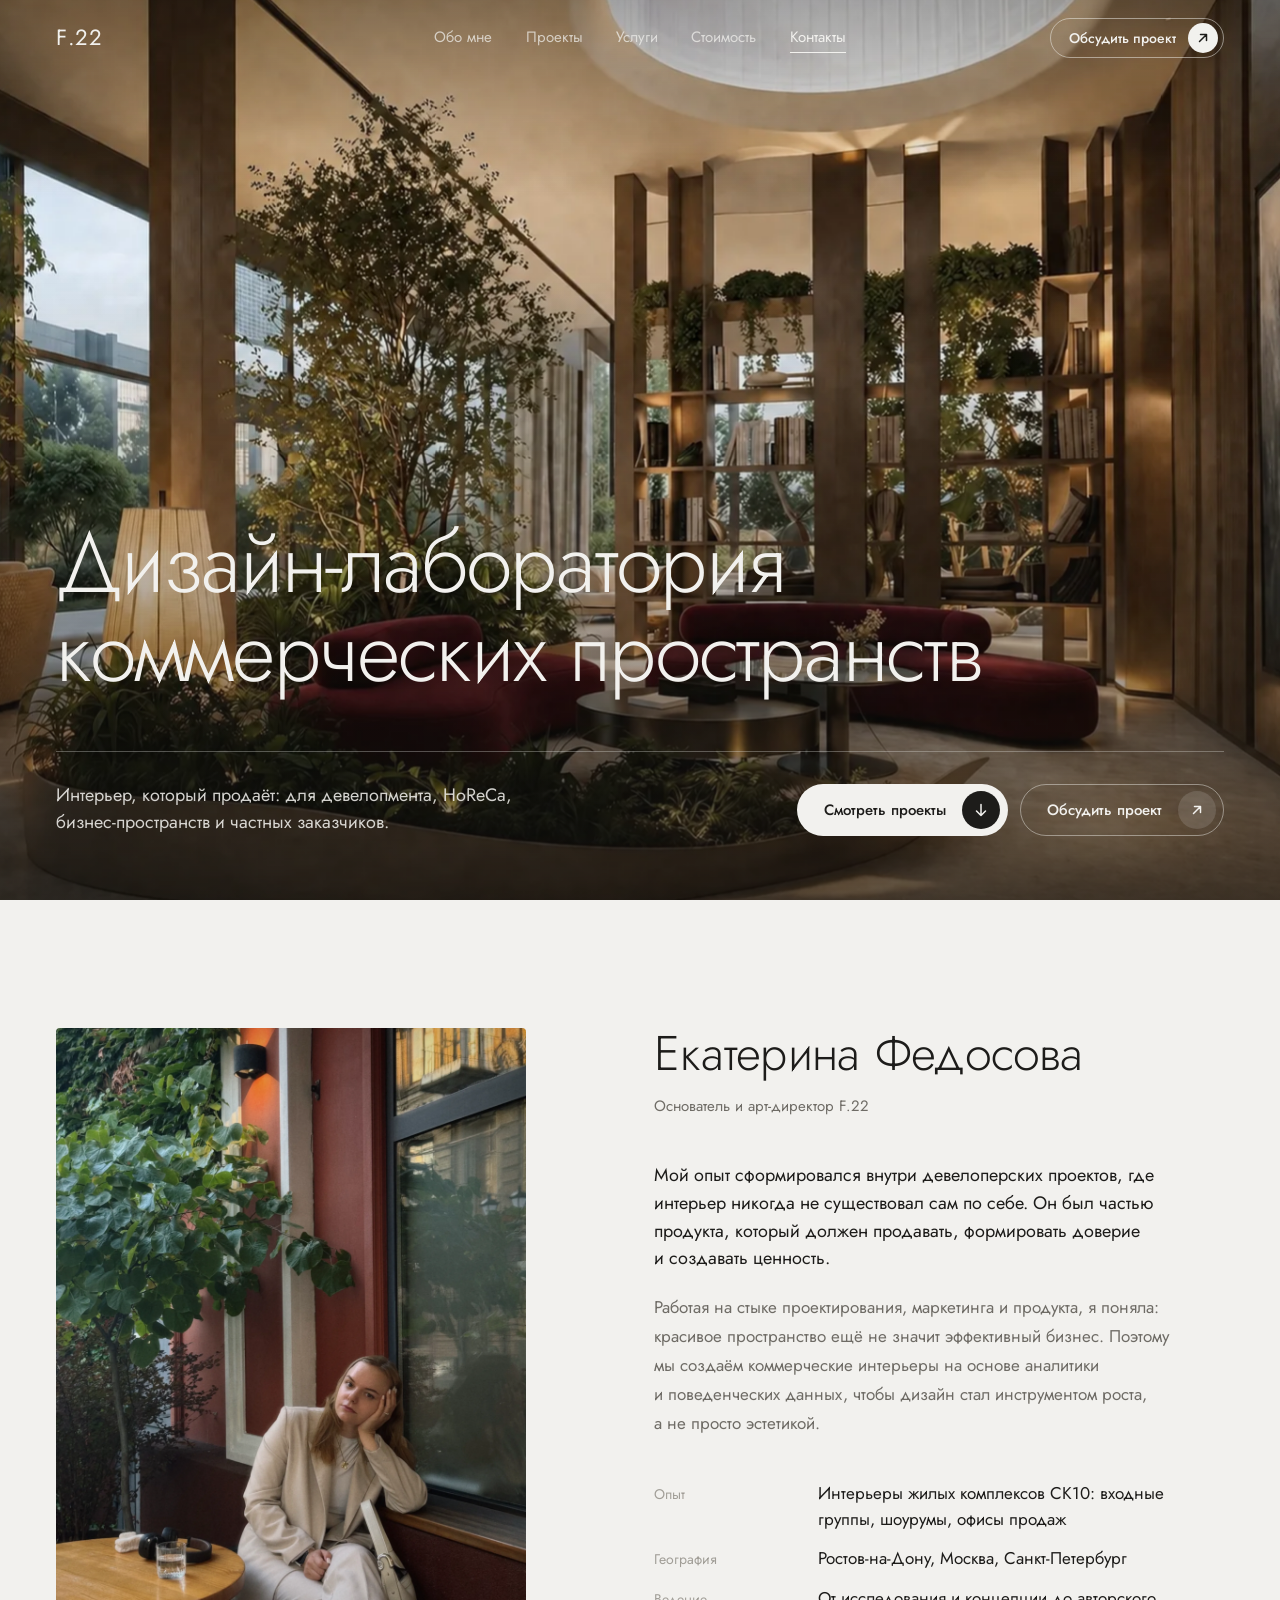
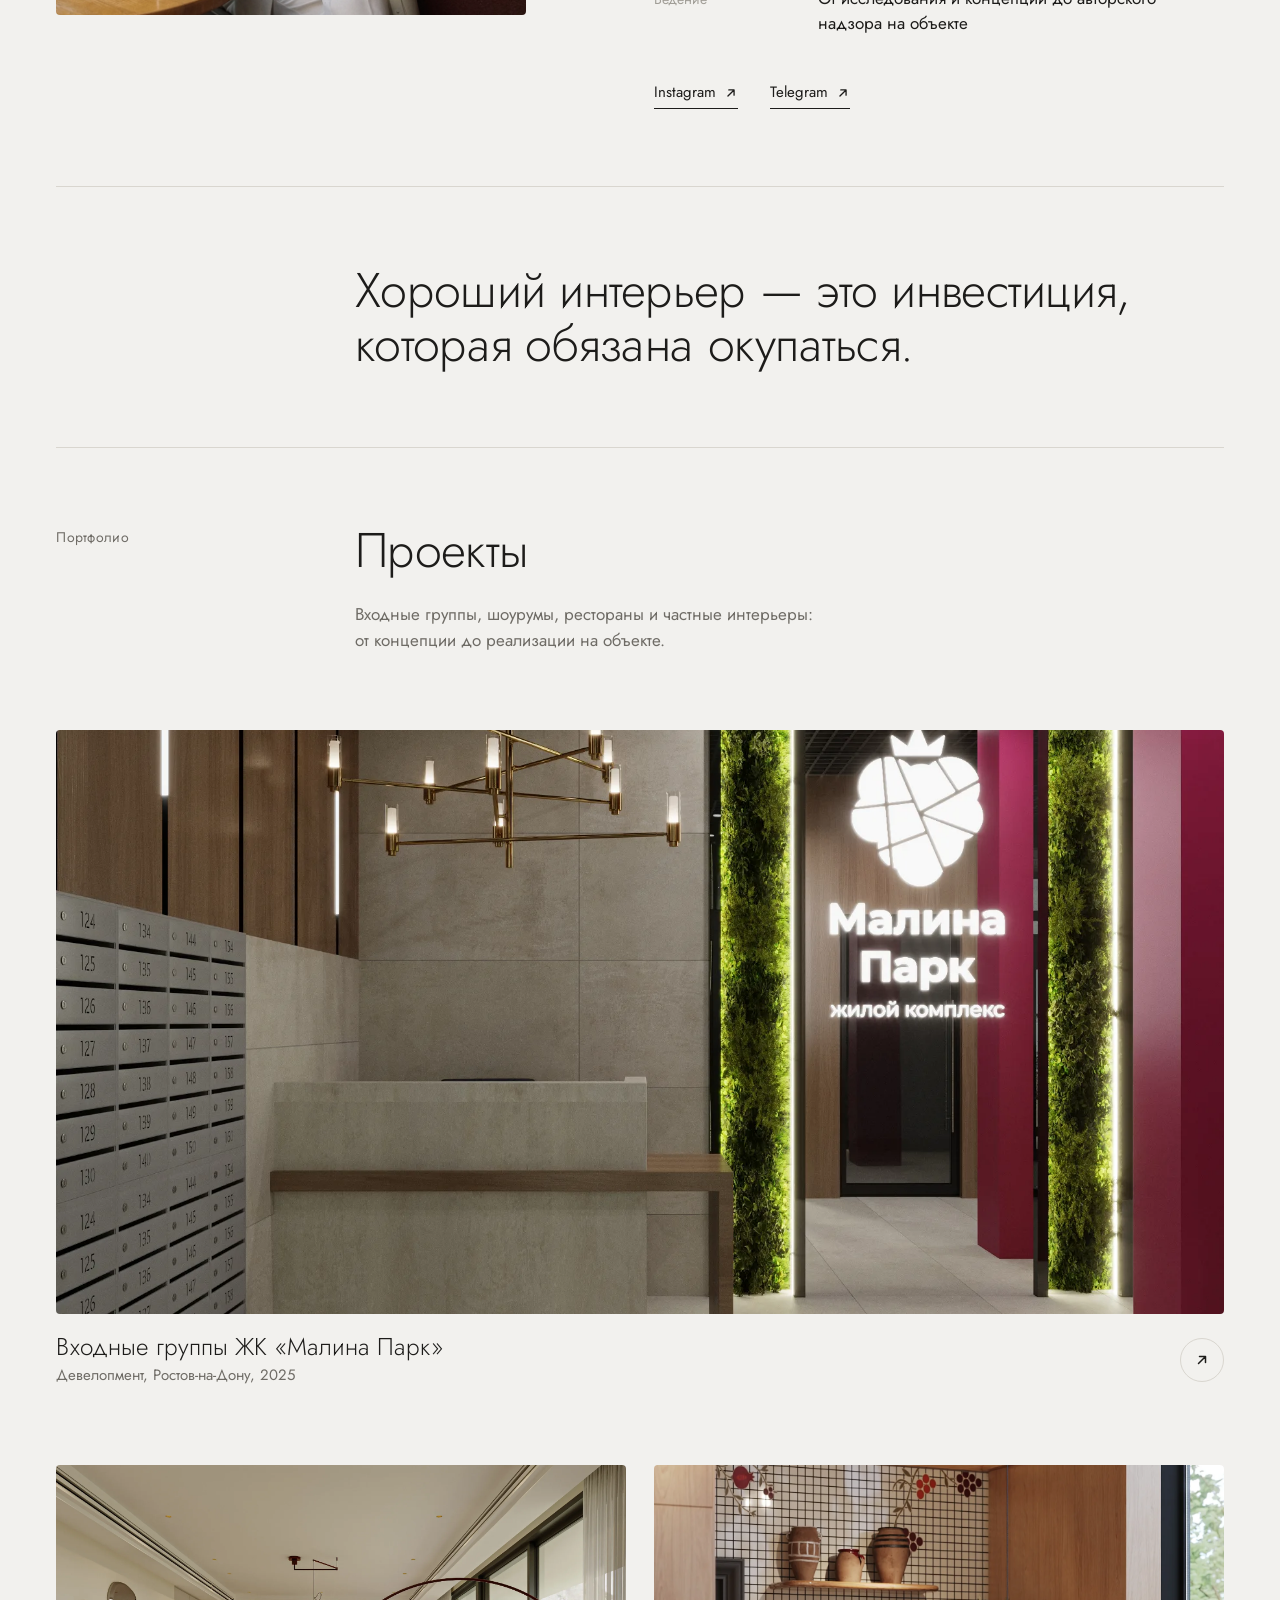
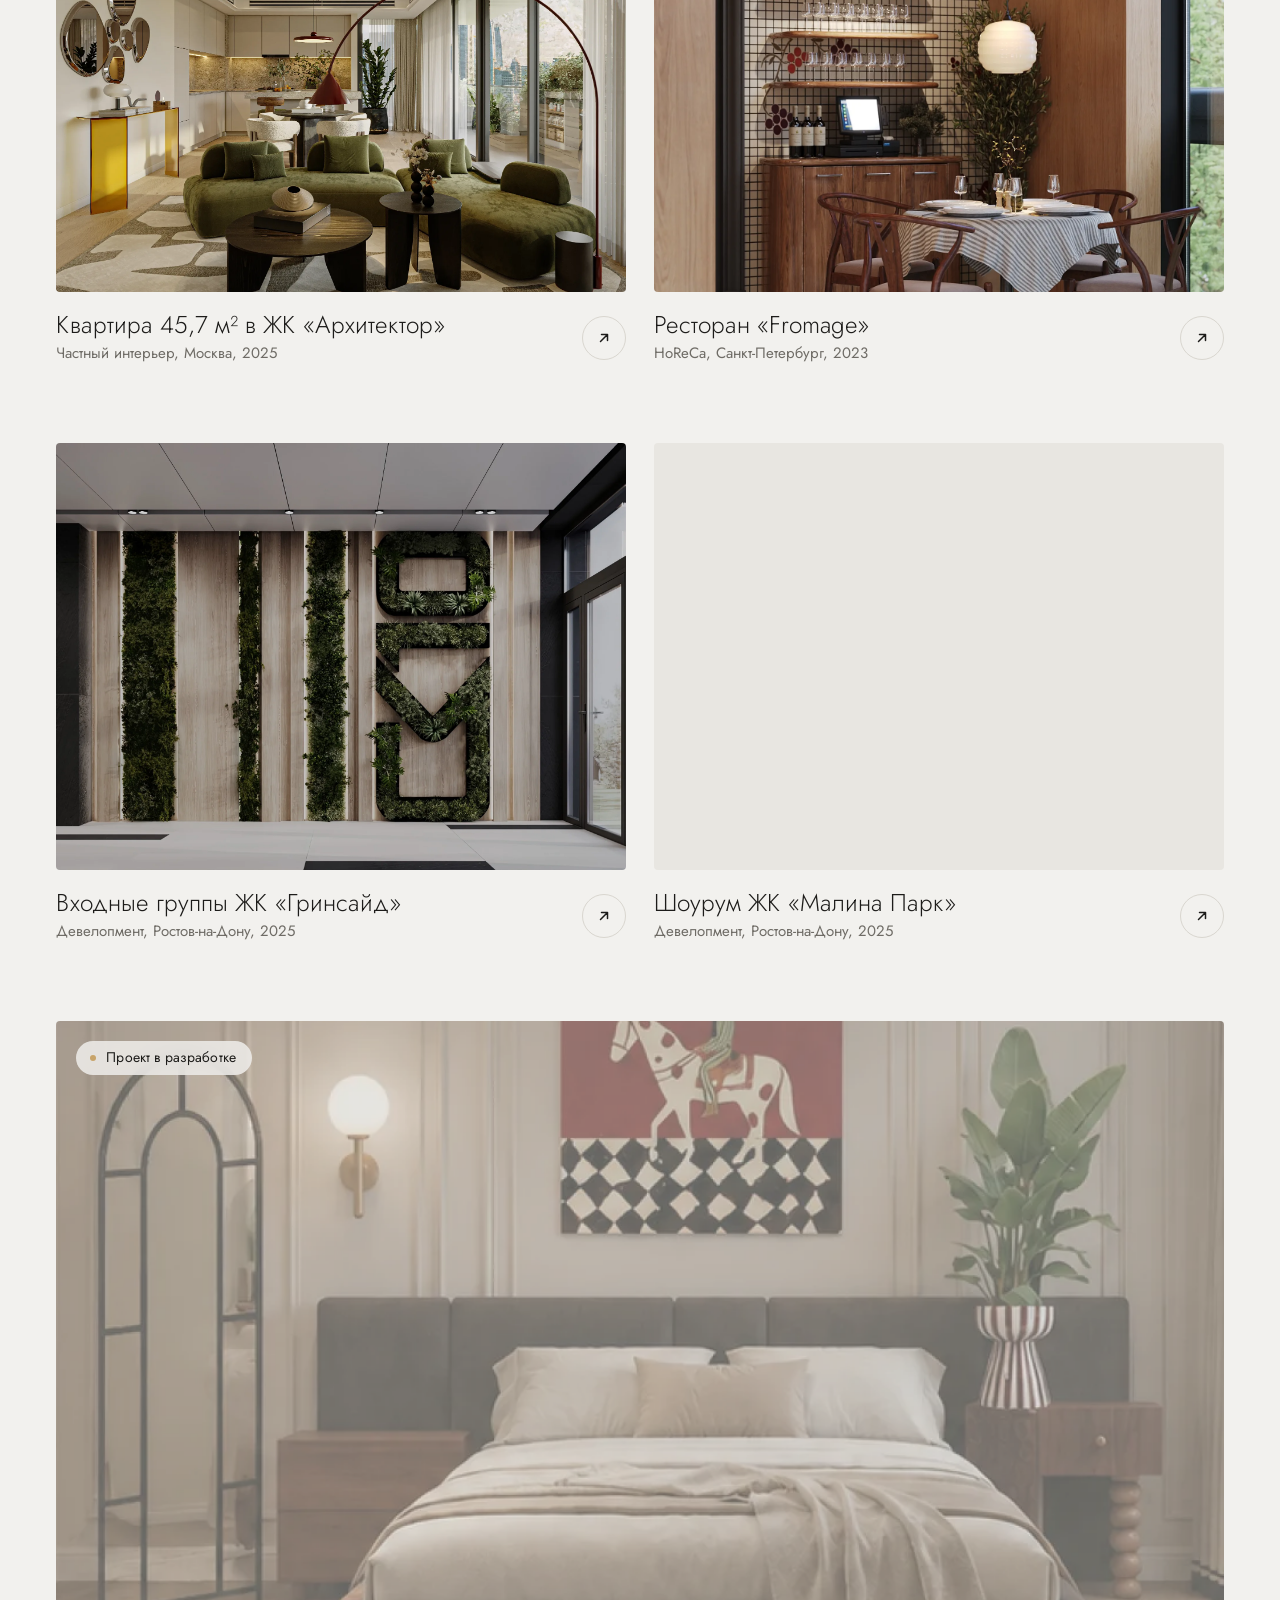
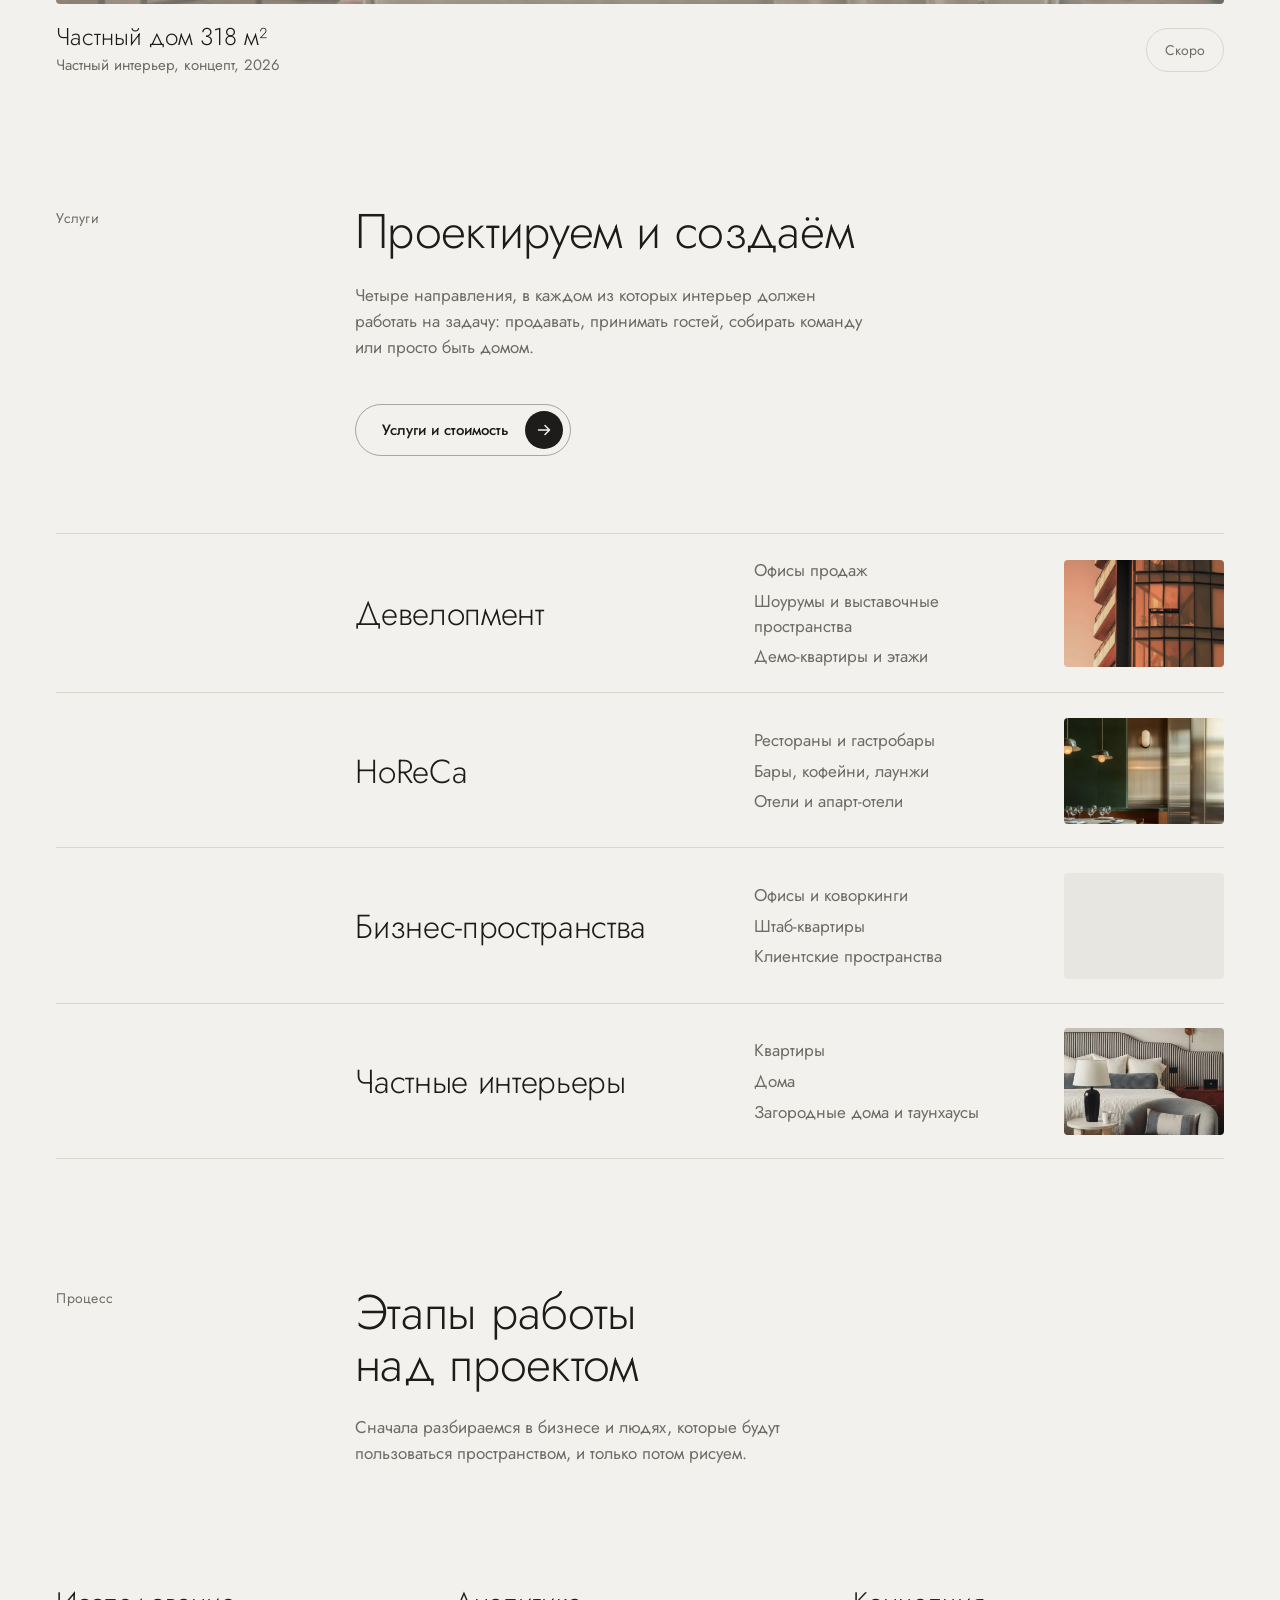
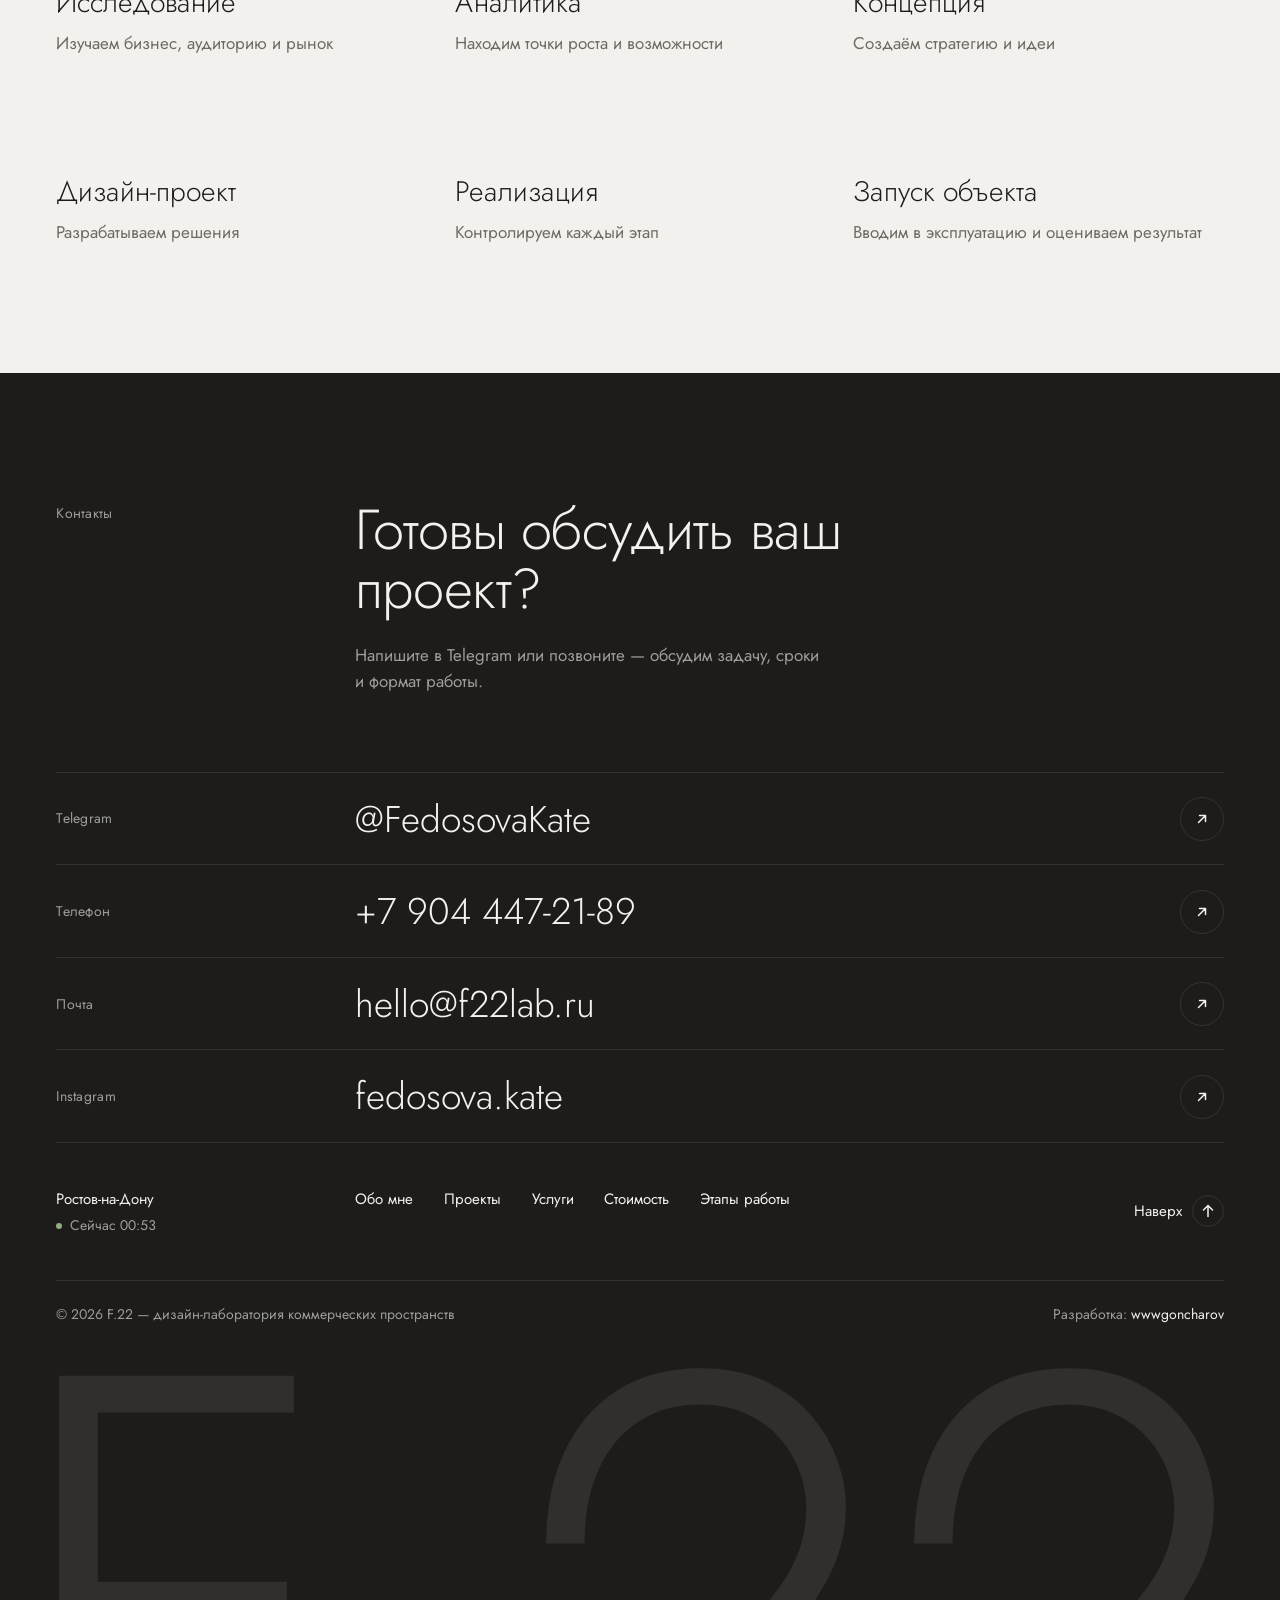
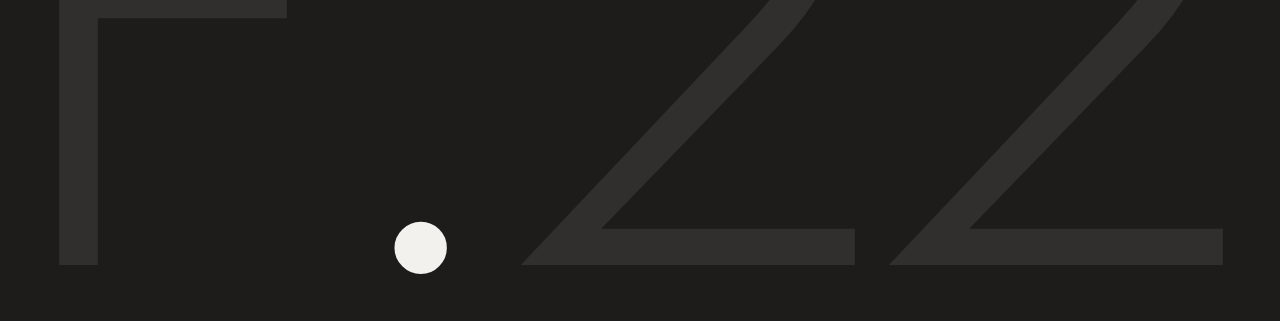
<file: index.html>
<!doctype html>
<html lang="ru">
<head>
<meta charset="UTF-8" />
<meta name="viewport" content="width=device-width, initial-scale=1" />
<title>F.22 — дизайн-лаборатория коммерческих пространств</title>
<meta name="description" content="F.22 — дизайн-лаборатория коммерческих пространств Екатерины Федосовой. Интерьеры для девелопмента, HoReCa, бизнес-пространств и частных заказчиков." />
<!-- превью ссылки в мессенджерах и соцсетях -->
<meta property="og:type" content="website" />
<meta property="og:site_name" content="F.22" />
<meta property="og:locale" content="ru_RU" />
<meta property="og:title" content="F.22 — дизайн-лаборатория коммерческих пространств" />
<meta property="og:description" content="F.22 — дизайн-лаборатория коммерческих пространств Екатерины Федосовой. Интерьеры для девелопмента, HoReCa, бизнес-пространств и частных заказчиков." />
<meta property="og:url" content="https://f-22.ru/" />
<meta property="og:image" content="https://f-22.ru/og-image.jpg?v=1" />
<meta property="og:image:width" content="1200" />
<meta property="og:image:height" content="630" />
<meta property="og:image:alt" content="F.22 — дизайн-лаборатория коммерческих пространств" />
<meta name="twitter:card" content="summary_large_image" />
<meta name="twitter:image" content="https://f-22.ru/og-image.jpg?v=1" />
<meta name="theme-color" content="#1d1c1a" />
<link rel="icon" href="/favicon.ico" sizes="32x32" />
<link rel="icon" href="/favicon.svg" type="image/svg+xml" />
<link rel="apple-touch-icon" href="/apple-touch-icon.png" />
<link rel="manifest" href="/site.webmanifest" />
<script>(function(d){d.classList.add('js');var s;try{s=sessionStorage.getItem('f22-seen')}catch(e){}if(!s&&!matchMedia('(prefers-reduced-motion: reduce)').matches)d.classList.add('has-preloader');setTimeout(function(){d.classList.remove('has-preloader');d.classList.add('is-ready')},5000)})(document.documentElement);</script>
<link rel="preconnect" href="https://fonts.googleapis.com">
<link rel="preconnect" href="https://fonts.gstatic.com" crossorigin>
<link href="https://fonts.googleapis.com/css2?family=Jost:wght@300;400;500&display=swap" rel="stylesheet">
<link rel="stylesheet" href="styles.css?v=20261110-1" />
<link rel="preload" as="image" href="images/home/3A7YYE3VN3R0TZ41Y4D6B6QA4X.webp" fetchpriority="high" />
</head>
<body>
<div class="preloader" aria-hidden="true"><div class="preloader__inner"><div class="preloader__mark"><span>F</span><span>.</span><span>2</span><span>2</span></div><div class="preloader__bar"><span class="preloader__line"><i></i></span><span class="preloader__count">00</span></div></div></div>

  <header class="site-header is-over-hero" id="siteHeader" data-hero-header>
    <a href="#top" class="site-header__logo" aria-label="F.22 — наверх">F<i>.</i>22</a>
    <nav class="site-header__nav" aria-label="Разделы">
      <a href="#about" class="hover-line" data-spy="about">Обо мне</a>
      <a href="#projects" class="hover-line" data-spy="projects">Проекты</a>
      <a href="#services" class="hover-line" data-spy="services">Услуги</a>
      <a href="price/" class="hover-line">Стоимость</a>
      <a href="#contacts" class="hover-line" data-spy="contacts">Контакты</a>
    </nav>
    <a href="https://t.me/FedosovaKate" class="btn btn--small btn--outline site-header__cta has-arrow" target="_blank" rel="noopener"><span class="btn__label"><span data-text="Обсудить проект">Обсудить проект</span></span><span class="btn__icon"><span class="arrow arrow--out"><svg viewBox="0 0 16 16" aria-hidden="true"><path d="M4.5 11.5l7-7M5.5 4.5h6v6"/></svg><svg viewBox="0 0 16 16" aria-hidden="true"><path d="M4.5 11.5l7-7M5.5 4.5h6v6"/></svg></span></span></a>
    <span class="site-header__progress" aria-hidden="true"></span>
  </header>

  <main id="top">

    <!-- Первый экран -->
    <section class="hero">
      <div class="hero__media">
        <div class="hero__parallax">
          <img src="images/home/3A7YYE3VN3R0TZ41Y4D6B6QA4X.webp" alt="Лаунж-зона жилого комплекса с зелёными акцентами" loading="eager" fetchpriority="high" decoding="async" />
        </div>
      </div>
      <div class="container hero__inner">
        <h1 class="hero__title">
          <span class="line"><span>Дизайн-лаборатория</span></span>
          <span class="line"><span>коммерческих пространств</span></span>
        </h1>
        <div class="hero__bottom">
          <p class="hero__lead">Интерьер, который продаёт: для девелопмента, HoReCa, бизнес-пространств и частных заказчиков.</p>
          <div class="hero__actions btn-row">
            <a href="#projects" class="btn btn--light has-arrow"><span class="btn__label"><span data-text="Смотреть проекты">Смотреть проекты</span></span><span class="btn__icon"><span class="arrow arrow--down"><svg viewBox="0 0 16 16" aria-hidden="true"><path d="M8 2.5v11M3.5 9 8 13.5 12.5 9"/></svg><svg viewBox="0 0 16 16" aria-hidden="true"><path d="M8 2.5v11M3.5 9 8 13.5 12.5 9"/></svg></span></span></a>
            <a href="https://t.me/FedosovaKate" class="btn btn--ghost-light has-arrow" target="_blank" rel="noopener"><span class="btn__label"><span data-text="Обсудить проект">Обсудить проект</span></span><span class="btn__icon"><span class="arrow arrow--out"><svg viewBox="0 0 16 16" aria-hidden="true"><path d="M4.5 11.5l7-7M5.5 4.5h6v6"/></svg><svg viewBox="0 0 16 16" aria-hidden="true"><path d="M4.5 11.5l7-7M5.5 4.5h6v6"/></svg></span></span></a>
          </div>
        </div>
      </div>
    </section>

    <!-- Обо мне -->
    <section class="section about" id="about" data-reveal-group>
      <div class="container about__grid">
        <figure class="about__photo reveal-media">
          <img src="images/home/7981HK45ACXXZ43P3V9BPM91ZP.webp" alt="Екатерина Федосова, основатель F.22" loading="lazy" decoding="async" />
        </figure>
        <div class="about__body">
          <h2 class="h2 reveal">Екатерина Федосова</h2>
          <p class="about__role reveal">Основатель и арт-директор F.22</p>
          <p class="lead reveal">Мой опыт сформировался внутри девелоперских проектов, где интерьер никогда не существовал сам по себе. Он был частью продукта, который должен продавать, формировать доверие и создавать ценность.</p>
          <p class="text reveal">Работая на стыке проектирования, маркетинга и продукта, я поняла: красивое пространство ещё не значит эффективный бизнес. Поэтому мы создаём коммерческие интерьеры на основе аналитики и поведенческих данных, чтобы дизайн стал инструментом роста, а не просто эстетикой.</p>
          <dl class="facts reveal">
            <div><dt>Опыт</dt><dd>Интерьеры жилых комплексов СК10: входные группы, шоурумы, офисы продаж</dd></div>
            <div><dt>География</dt><dd><span class="nowrap">Ростов-на-Дону</span>, Москва, <span class="nowrap">Санкт-Петербург</span></dd></div>
            <div><dt>Ведение</dt><dd>От исследования и концепции до авторского надзора на объекте</dd></div>
          </dl>
          <div class="about__links reveal">
            <a href="https://www.instagram.com/fedosova.kate/" target="_blank" rel="noopener" class="link has-arrow">Instagram <span class="arrow arrow--out"><svg viewBox="0 0 16 16" aria-hidden="true"><path d="M4.5 11.5l7-7M5.5 4.5h6v6"/></svg><svg viewBox="0 0 16 16" aria-hidden="true"><path d="M4.5 11.5l7-7M5.5 4.5h6v6"/></svg></span></a>
            <a href="https://t.me/FedosovaKate" target="_blank" rel="noopener" class="link has-arrow">Telegram <span class="arrow arrow--out"><svg viewBox="0 0 16 16" aria-hidden="true"><path d="M4.5 11.5l7-7M5.5 4.5h6v6"/></svg><svg viewBox="0 0 16 16" aria-hidden="true"><path d="M4.5 11.5l7-7M5.5 4.5h6v6"/></svg></span></a>
          </div>
        </div>
      </div>
    </section>

    <!-- Манифест: слова проявляются по мере прокрутки -->
    <section class="statement">
      <div class="container">
        <p class="statement__text" data-words>Хороший интерьер — это инвестиция,
которая обязана окупаться.</p>
      </div>
    </section>

    <!-- Проекты -->
    <section class="section projects" id="projects" data-reveal-group>
      <div class="container">
        <div class="section-head">
          <p class="section-head__label reveal">Портфолио</p>
          <div class="section-head__body">
            <h2 class="h2 reveal">Проекты</h2>
            <p class="section-head__note reveal">Входные группы, шоурумы, рестораны и частные интерьеры: от концепции до реализации на объекте.</p>
          </div>
        </div>

        <div class="projects-list">
          <a href="projects/entrance-malina-park/" class="project project--wide has-arrow">
            <div class="project__media reveal-media" data-cursor="Смотреть"><img src="images/home/11G11G458MPY3BJP7VB8PRRKVY.webp" alt="Входные группы ЖК «Малина Парк»" loading="lazy" decoding="async" /></div>
            <div class="project__meta reveal"><h3 class="project__title"><span class="hover-line">Входные группы ЖК «Малина Парк»</span></h3><p class="project__info">Девелопмент, <span class="nowrap">Ростов-на-Дону</span>, 2025</p><span class="row-icon" aria-hidden="true"><span class="arrow arrow--out"><svg viewBox="0 0 16 16" aria-hidden="true"><path d="M4.5 11.5l7-7M5.5 4.5h6v6"/></svg><svg viewBox="0 0 16 16" aria-hidden="true"><path d="M4.5 11.5l7-7M5.5 4.5h6v6"/></svg></span></span></div>
          </a>
          <a href="projects/apartment-arhitektor/" class="project has-arrow">
            <div class="project__media reveal-media" data-cursor="Смотреть"><img src="images/home/28259677558R3R0J8AFCT1VQPZ.webp" alt="Квартира 45,7 м² в ЖК «Архитектор»" loading="lazy" decoding="async" /></div>
            <div class="project__meta reveal"><h3 class="project__title"><span class="hover-line">Квартира 45,7 м² в ЖК «Архитектор»</span></h3><p class="project__info">Частный интерьер, Москва, 2025</p><span class="row-icon" aria-hidden="true"><span class="arrow arrow--out"><svg viewBox="0 0 16 16" aria-hidden="true"><path d="M4.5 11.5l7-7M5.5 4.5h6v6"/></svg><svg viewBox="0 0 16 16" aria-hidden="true"><path d="M4.5 11.5l7-7M5.5 4.5h6v6"/></svg></span></span></div>
          </a>
          <a href="projects/fromage/" class="project has-arrow">
            <div class="project__media reveal-media" data-cursor="Смотреть"><img src="images/home/77JVEY8MZJV588YZP59KXNN8CR.webp" alt="Ресторан «Fromage»" loading="lazy" decoding="async" /></div>
            <div class="project__meta reveal"><h3 class="project__title"><span class="hover-line">Ресторан «Fromage»</span></h3><p class="project__info">HoReCa, <span class="nowrap">Санкт-Петербург</span>, 2023</p><span class="row-icon" aria-hidden="true"><span class="arrow arrow--out"><svg viewBox="0 0 16 16" aria-hidden="true"><path d="M4.5 11.5l7-7M5.5 4.5h6v6"/></svg><svg viewBox="0 0 16 16" aria-hidden="true"><path d="M4.5 11.5l7-7M5.5 4.5h6v6"/></svg></span></span></div>
          </a>
          <a href="projects/entrance-greenside/" class="project has-arrow">
            <div class="project__media reveal-media" data-cursor="Смотреть"><img src="images/home/7MHP977G6SNSZMR1BA5CCB39PQ.webp" alt="Входные группы ЖК «Гринсайд»" loading="lazy" decoding="async" /></div>
            <div class="project__meta reveal"><h3 class="project__title"><span class="hover-line">Входные группы ЖК «Гринсайд»</span></h3><p class="project__info">Девелопмент, <span class="nowrap">Ростов-на-Дону</span>, 2025</p><span class="row-icon" aria-hidden="true"><span class="arrow arrow--out"><svg viewBox="0 0 16 16" aria-hidden="true"><path d="M4.5 11.5l7-7M5.5 4.5h6v6"/></svg><svg viewBox="0 0 16 16" aria-hidden="true"><path d="M4.5 11.5l7-7M5.5 4.5h6v6"/></svg></span></span></div>
          </a>
          <a href="projects/showroom-malina-park/" class="project has-arrow">
            <div class="project__media reveal-media" data-cursor="Смотреть"><img src="images/home/2ZYSMY14TABPABFVN132NM559C.webp" alt="Шоурум ЖК «Малина Парк»" loading="lazy" decoding="async" /></div>
            <div class="project__meta reveal"><h3 class="project__title"><span class="hover-line">Шоурум ЖК «Малина Парк»</span></h3><p class="project__info">Девелопмент, <span class="nowrap">Ростов-на-Дону</span>, 2025</p><span class="row-icon" aria-hidden="true"><span class="arrow arrow--out"><svg viewBox="0 0 16 16" aria-hidden="true"><path d="M4.5 11.5l7-7M5.5 4.5h6v6"/></svg><svg viewBox="0 0 16 16" aria-hidden="true"><path d="M4.5 11.5l7-7M5.5 4.5h6v6"/></svg></span></span></div>
          </a>
          <a href="projects/house/" class="project project--wide project--wip" data-wip aria-haspopup="dialog">
            <div class="project__media reveal-media" data-cursor="wip"><img src="images/home/0J0ZRATZMKKG4VMBTREP3DQH4H.webp" alt="Частный дом 318 м² — проект в разработке" loading="lazy" decoding="async" /><span class="wip-badge"><span class="wip-dot" aria-hidden="true"></span>Проект в&nbsp;разработке</span></div>
            <div class="project__meta reveal"><h3 class="project__title"><span class="hover-line">Частный дом 318&nbsp;м²</span></h3><p class="project__info">Частный интерьер, концепт, 2026</p><span class="project__soon">Скоро</span></div>
          </a>
        </div>
      </div>
    </section>

    <!-- Услуги -->
    <section class="section services" id="services" data-reveal-group>
      <div class="container">
        <div class="section-head">
          <p class="section-head__label reveal">Услуги</p>
          <div class="section-head__body">
            <h2 class="h2 reveal">Проектируем и создаём</h2>
            <p class="section-head__note reveal">Четыре направления, в каждом из которых интерьер должен работать на задачу: продавать, принимать гостей, собирать команду или просто быть домом.</p>
            <div class="section-head__action reveal"><a href="price/" class="btn btn--outline has-arrow"><span class="btn__label"><span data-text="Услуги и стоимость">Услуги и стоимость</span></span><span class="btn__icon"><span class="arrow arrow--right"><svg viewBox="0 0 16 16" aria-hidden="true"><path d="M2.5 8h11M9 3.5 13.5 8 9 12.5"/></svg><svg viewBox="0 0 16 16" aria-hidden="true"><path d="M2.5 8h11M9 3.5 13.5 8 9 12.5"/></svg></span></span></a></div>
          </div>
        </div>
        <ul class="services-list">
          <li class="service reveal"><span class="service__num">01</span><h3 class="service__title">Девелопмент</h3><ul class="service__items"><li>Офисы продаж</li><li>Шоурумы и выставочные пространства</li><li>Демо-квартиры и этажи</li></ul><div class="service__media reveal-media"><img src="images/home/72HXPEKQJBB0APMDSMA4K3706X.webp" alt="" loading="lazy" decoding="async" /></div></li>
          <li class="service reveal"><span class="service__num">02</span><h3 class="service__title">HoReCa</h3><ul class="service__items"><li>Рестораны и гастробары</li><li>Бары, кофейни, лаунжи</li><li>Отели и апарт-отели</li></ul><div class="service__media reveal-media"><img src="images/home/6TNX44TBH3NJ8H4HT0WPK3P139.webp" alt="" loading="lazy" decoding="async" /></div></li>
          <li class="service reveal"><span class="service__num">03</span><h3 class="service__title"><span class="nowrap">Бизнес-пространства</span></h3><ul class="service__items"><li>Офисы и коворкинги</li><li>Штаб-квартиры</li><li>Клиентские пространства</li></ul><div class="service__media reveal-media"><img src="images/home/425D62BBPQD1RGM4RM1NB3ZW0S.webp" alt="" loading="lazy" decoding="async" /></div></li>
          <li class="service reveal"><span class="service__num">04</span><h3 class="service__title">Частные интерьеры</h3><ul class="service__items"><li>Квартиры</li><li>Дома</li><li>Загородные дома и таунхаусы</li></ul><div class="service__media reveal-media"><img src="images/home/4J2YC5BSKVSKCXMZR03PQ27X61.webp" alt="" loading="lazy" decoding="async" /></div></li>
        </ul>
      </div>
    </section>

    <!-- Этапы -->
    <section class="section process" id="process" data-reveal-group>
      <div class="container">
        <div class="section-head">
          <p class="section-head__label reveal">Процесс</p>
          <div class="section-head__body">
            <h2 class="h2 reveal">Этапы работы над проектом</h2>
            <p class="section-head__note reveal">Сначала разбираемся в бизнесе и людях, которые будут пользоваться пространством, и только потом рисуем.</p>
          </div>
        </div>
        <ol class="steps">
          <li class="step reveal"><span class="step__num row-num">01</span><h3 class="step__title">Исследование</h3><p class="step__text">Изучаем бизнес, аудиторию и рынок</p></li>
          <li class="step reveal"><span class="step__num row-num">02</span><h3 class="step__title">Аналитика</h3><p class="step__text">Находим точки роста и возможности</p></li>
          <li class="step reveal"><span class="step__num row-num">03</span><h3 class="step__title">Концепция</h3><p class="step__text">Создаём стратегию и идеи</p></li>
          <li class="step reveal"><span class="step__num row-num">04</span><h3 class="step__title">Дизайн-проект</h3><p class="step__text">Разрабатываем решения</p></li>
          <li class="step reveal"><span class="step__num row-num">05</span><h3 class="step__title">Реализация</h3><p class="step__text">Контролируем каждый этап</p></li>
          <li class="step reveal"><span class="step__num row-num">06</span><h3 class="step__title">Запуск объекта</h3><p class="step__text">Вводим в эксплуатацию и оцениваем результат</p></li>
        </ol>
      </div>
    </section>

  </main>

  <footer class="footer footer--b" id="contacts" data-reveal-group>
    <div class="container">

      <div class="fb-head">
        <p class="fb-eyebrow reveal">Контакты</p>
        <div class="fb-head__body">
          <h2 class="footer__title reveal">Готовы обсудить ваш проект?</h2>
          <p class="fb-head__text reveal">Напишите в Telegram или позвоните — обсудим задачу, сроки и формат работы.</p>
        </div>
      </div>

      <ul class="fb-rows">
        <li class="fb-row reveal"><a href="https://t.me/FedosovaKate" target="_blank" rel="noopener" class="fb-row__link has-arrow"><span class="fb-row__label">Telegram</span><span class="fb-row__value">@FedosovaKate</span><span class="fb-row__icon"><span class="arrow arrow--out"><svg viewBox="0 0 16 16" aria-hidden="true"><path d="M4.5 11.5l7-7M5.5 4.5h6v6"/></svg><svg viewBox="0 0 16 16" aria-hidden="true"><path d="M4.5 11.5l7-7M5.5 4.5h6v6"/></svg></span></span></a></li>
        <li class="fb-row reveal"><a href="tel:+79044472189" class="fb-row__link has-arrow"><span class="fb-row__label">Телефон</span><span class="fb-row__value">+7 904 447-21-89</span><span class="fb-row__icon"><span class="arrow arrow--out"><svg viewBox="0 0 16 16" aria-hidden="true"><path d="M4.5 11.5l7-7M5.5 4.5h6v6"/></svg><svg viewBox="0 0 16 16" aria-hidden="true"><path d="M4.5 11.5l7-7M5.5 4.5h6v6"/></svg></span></a></li>
        <li class="fb-row reveal"><button type="button" class="fb-row__link copy has-arrow" data-copy="hello@f22lab.ru" aria-label="Скопировать почту hello@f22lab.ru"><span class="fb-row__label">Почта</span><span class="fb-row__value">hello@f22lab.ru</span><span class="fb-row__icon"><span class="arrow arrow--out"><svg viewBox="0 0 16 16" aria-hidden="true"><path d="M4.5 11.5l7-7M5.5 4.5h6v6"/></svg><svg viewBox="0 0 16 16" aria-hidden="true"><path d="M4.5 11.5l7-7M5.5 4.5h6v6"/></svg></span><span class="copy__toast" role="status">Почта скопирована</span></span></button></li>
        <li class="fb-row reveal"><a href="https://www.instagram.com/fedosova.kate/" target="_blank" rel="noopener" class="fb-row__link has-arrow"><span class="fb-row__label">Instagram</span><span class="fb-row__value">fedosova.kate</span><span class="fb-row__icon"><span class="arrow arrow--out"><svg viewBox="0 0 16 16" aria-hidden="true"><path d="M4.5 11.5l7-7M5.5 4.5h6v6"/></svg><svg viewBox="0 0 16 16" aria-hidden="true"><path d="M4.5 11.5l7-7M5.5 4.5h6v6"/></svg></span></span></a></li>
      </ul>

      <div class="fb-meta">
        <div class="fb-meta__city">
          <p>Ростов-на-Дону</p>
          <p class="footer__note footer__time" data-clock hidden><span class="dot" aria-hidden="true"></span>Сейчас <span data-clock-time></span></p>
        </div>
        <nav class="fb-meta__nav" aria-label="Разделы">
          <a href="#about" class="hover-line">Обо мне</a>
          <a href="#projects" class="hover-line">Проекты</a>
          <a href="#services" class="hover-line">Услуги</a>
          <a href="price/" class="hover-line">Стоимость</a>
          <a href="#process" class="hover-line">Этапы работы</a>
        </nav>
        <a href="#top" class="to-top has-arrow">Наверх <span class="btn__icon"><span class="arrow arrow--up"><svg viewBox="0 0 16 16" aria-hidden="true"><path d="M8 13.5v-11M3.5 7 8 2.5 12.5 7"/></svg><svg viewBox="0 0 16 16" aria-hidden="true"><path d="M8 13.5v-11M3.5 7 8 2.5 12.5 7"/></svg></span></span></a>
      </div>

      <div class="footer__bottom">
        <p>© 2026 F.22 — дизайн-лаборатория коммерческих пространств</p>
        <p>Разработка: <a href="https://t.me/wwwgoncharov" target="_blank" rel="noopener" class="hover-line">wwwgoncharov</a></p>
      </div>

      <div class="footer__mark" aria-hidden="true" data-mark>
        <span class="footer__mark-inner"><span class="ch">F</span><span class="ch ch--dot">.</span><span class="ch">2</span><span class="ch">2</span><i class="footer__mark-bl"></i></span>
      </div>

    </div>
  </footer>

  <script src="script.js?v=20261110-1"></script>
</body>
</html>
</file>
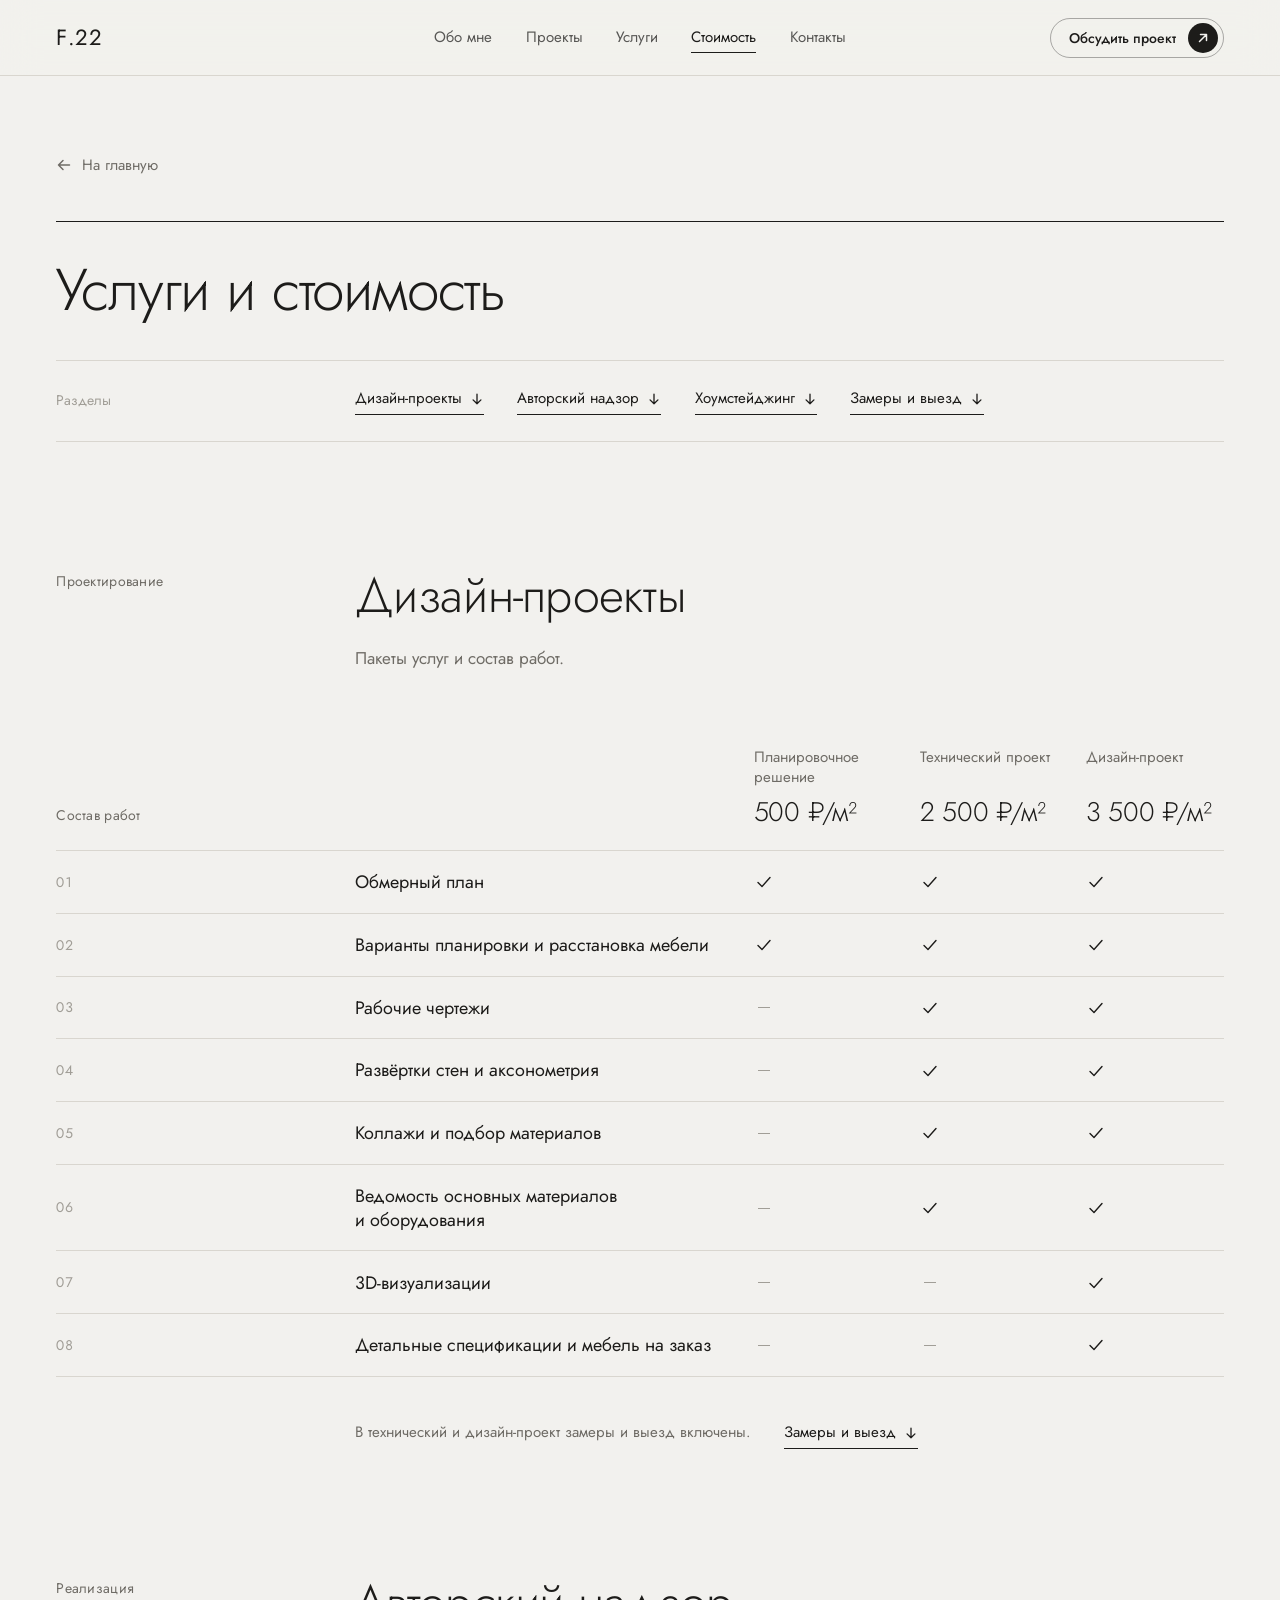
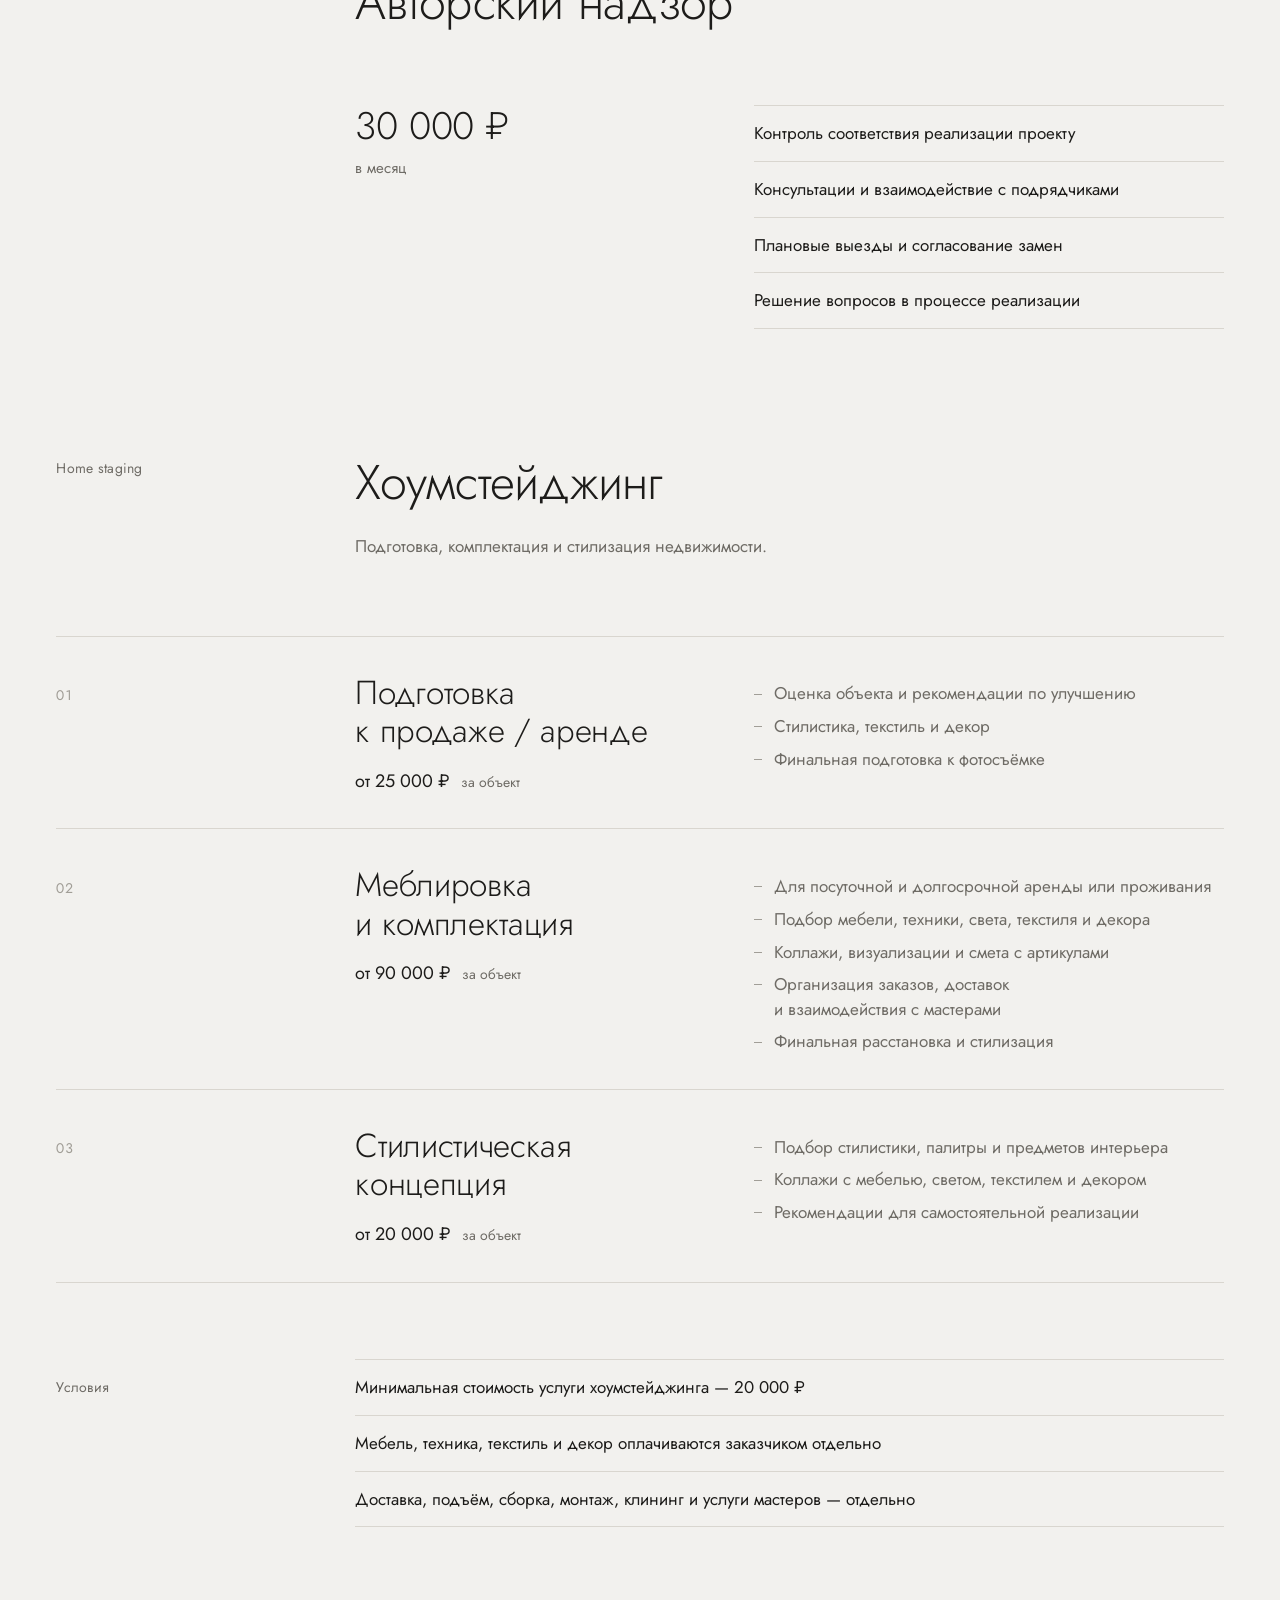
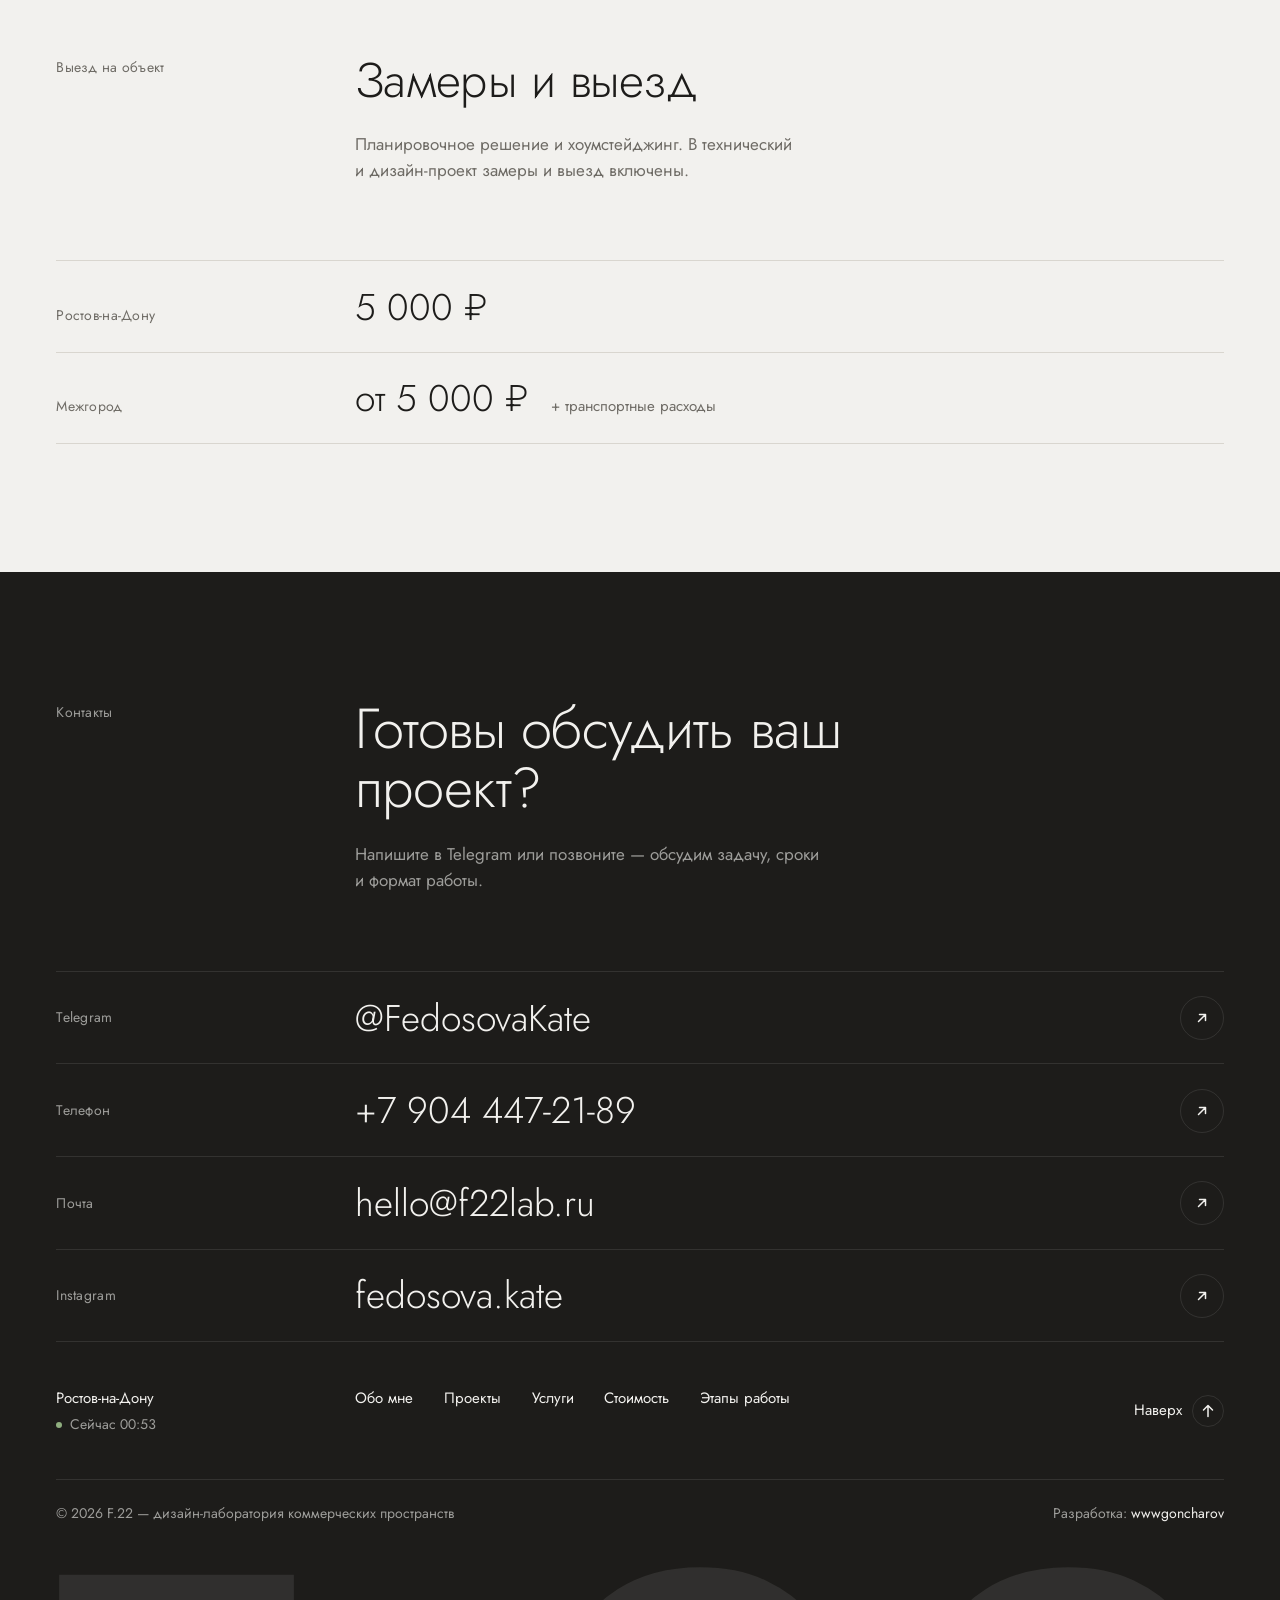
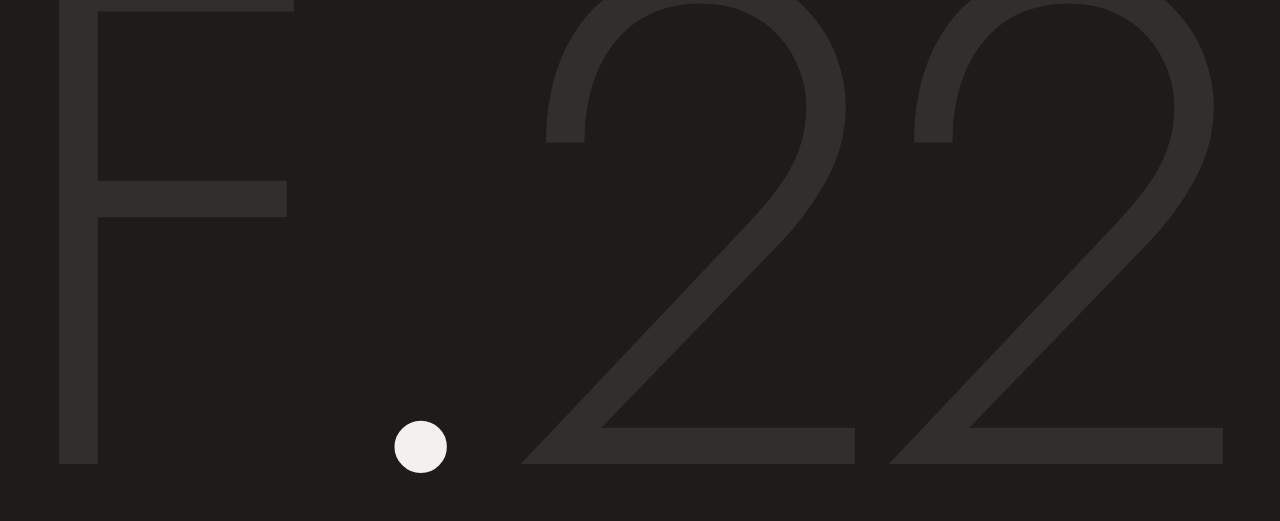
<file: price/index.html>
<!doctype html>
<html lang="ru">
<head>
<meta charset="UTF-8" />
<meta name="viewport" content="width=device-width, initial-scale=1" />
<link rel="icon" href="/favicon.ico" sizes="32x32" />
<link rel="icon" href="/favicon.svg" type="image/svg+xml" />
<link rel="apple-touch-icon" href="/apple-touch-icon.png" />
<link rel="manifest" href="/site.webmanifest" />
<title>Стоимость дизайн-проекта интерьера и хоумстейджинга — F.22</title>
<meta name="description" content="Цены F.22: планировочное решение — 500 ₽/м², технический проект — 2 500 ₽/м², дизайн-проект — 3 500 ₽/м². Авторский надзор и хоумстейджинг в Ростове-на-Дону." />
<link rel="canonical" href="https://f-22.ru/price/" />
<!-- превью ссылки в мессенджерах и соцсетях -->
<meta property="og:type" content="website" />
<meta property="og:site_name" content="F.22" />
<meta property="og:locale" content="ru_RU" />
<meta property="og:title" content="Стоимость дизайн-проекта интерьера и хоумстейджинга — F.22" />
<meta property="og:description" content="Цены F.22: планировочное решение — 500 ₽/м², технический проект — 2 500 ₽/м², дизайн-проект — 3 500 ₽/м². Авторский надзор и хоумстейджинг в Ростове-на-Дону." />
<meta property="og:url" content="https://f-22.ru/price/" />
<meta property="og:image" content="https://f-22.ru/og-image.jpg?v=1" />
<meta property="og:image:width" content="1200" />
<meta property="og:image:height" content="630" />
<meta property="og:image:alt" content="F.22 — дизайн-лаборатория коммерческих пространств" />
<meta name="twitter:card" content="summary_large_image" />
<meta name="twitter:image" content="https://f-22.ru/og-image.jpg?v=1" />
<meta name="theme-color" content="#1d1c1a" />
<script>(function(d){d.classList.add('js');var s;try{s=sessionStorage.getItem('f22-seen')}catch(e){}if(!s&&!matchMedia('(prefers-reduced-motion: reduce)').matches)d.classList.add('has-preloader');setTimeout(function(){d.classList.remove('has-preloader');d.classList.add('is-ready')},5000)})(document.documentElement);</script>
<link rel="preconnect" href="https://fonts.googleapis.com">
<link rel="preconnect" href="https://fonts.gstatic.com" crossorigin>
<link href="https://fonts.googleapis.com/css2?family=Jost:wght@300;400;500&display=swap" rel="stylesheet">
<link rel="stylesheet" href="../styles.css?v=20261110-1" />
</head>
<body>
<div class="preloader" aria-hidden="true"><div class="preloader__inner"><div class="preloader__mark"><span>F</span><span>.</span><span>2</span><span>2</span></div><div class="preloader__bar"><span class="preloader__line"><i></i></span><span class="preloader__count">00</span></div></div></div>

  <header class="site-header" id="siteHeader">
    <a href="../" class="site-header__logo" aria-label="F.22 — на главную">F<i>.</i>22</a>
    <nav class="site-header__nav" aria-label="Разделы">
      <a href="../#about" class="hover-line">Обо мне</a>
      <a href="../#projects" class="hover-line">Проекты</a>
      <a href="../#services" class="hover-line">Услуги</a>
      <a href="./" class="hover-line is-active" aria-current="page">Стоимость</a>
      <a href="#contacts" class="hover-line">Контакты</a>
    </nav>
    <a href="https://t.me/FedosovaKate" class="btn btn--small btn--outline site-header__cta has-arrow" target="_blank" rel="noopener"><span class="btn__label"><span data-text="Обсудить проект">Обсудить проект</span></span><span class="btn__icon"><span class="arrow arrow--out"><svg viewBox="0 0 16 16" aria-hidden="true"><path d="M4.5 11.5l7-7M5.5 4.5h6v6"/></svg><svg viewBox="0 0 16 16" aria-hidden="true"><path d="M4.5 11.5l7-7M5.5 4.5h6v6"/></svg></span></span></a>
    <span class="site-header__progress" aria-hidden="true"></span>
  </header>

  <main id="top">

    <!-- Шапка страницы -->
    <header class="project-hero price-hero">
      <div class="container">
        <a href="../" class="project-back has-arrow"><span class="arrow arrow--left"><svg viewBox="0 0 16 16" aria-hidden="true"><path d="M13.5 8h-11M7 3.5 2.5 8 7 12.5"/></svg><svg viewBox="0 0 16 16" aria-hidden="true"><path d="M13.5 8h-11M7 3.5 2.5 8 7 12.5"/></svg></span><span class="hover-line">На главную</span></a>
        <div class="project-hero__table reveal">
          <div class="project-hero__row project-hero__row--title">
            <div class="project-hero__cell"><h1 class="project-title">Услуги и стоимость</h1></div>
          </div>
          <div class="project-hero__row reveal">
            <div class="project-hero__cell">
              <p class="meta-label">Разделы</p>
            </div>
            <div class="project-hero__cell">
              <nav class="price-nav" aria-label="Разделы страницы">
                <a href="#design" class="link has-arrow">Дизайн-проекты <span class="arrow arrow--down"><svg viewBox="0 0 16 16" aria-hidden="true"><path d="M8 2.5v11M3.5 9 8 13.5 12.5 9"/></svg><svg viewBox="0 0 16 16" aria-hidden="true"><path d="M8 2.5v11M3.5 9 8 13.5 12.5 9"/></svg></span></a>
                <a href="#supervision" class="link has-arrow">Авторский надзор <span class="arrow arrow--down"><svg viewBox="0 0 16 16" aria-hidden="true"><path d="M8 2.5v11M3.5 9 8 13.5 12.5 9"/></svg><svg viewBox="0 0 16 16" aria-hidden="true"><path d="M8 2.5v11M3.5 9 8 13.5 12.5 9"/></svg></span></a>
                <a href="#staging" class="link has-arrow">Хоумстейджинг <span class="arrow arrow--down"><svg viewBox="0 0 16 16" aria-hidden="true"><path d="M8 2.5v11M3.5 9 8 13.5 12.5 9"/></svg><svg viewBox="0 0 16 16" aria-hidden="true"><path d="M8 2.5v11M3.5 9 8 13.5 12.5 9"/></svg></span></a>
                <a href="#visit" class="link has-arrow">Замеры и выезд <span class="arrow arrow--down"><svg viewBox="0 0 16 16" aria-hidden="true"><path d="M8 2.5v11M3.5 9 8 13.5 12.5 9"/></svg><svg viewBox="0 0 16 16" aria-hidden="true"><path d="M8 2.5v11M3.5 9 8 13.5 12.5 9"/></svg></span></a>
              </nav>
            </div>
          </div>
        </div>
      </div>
    </header>

    <!-- Дизайн-проекты: сравнение пакетов -->
    <section class="section price-section" id="design" data-reveal-group>
      <div class="container">
        <div class="section-head">
          <p class="section-head__label reveal">Проектирование</p>
          <div class="section-head__body">
            <h2 class="h2 reveal">Дизайн-проекты</h2>
            <p class="section-head__note reveal">Пакеты услуг и состав работ.</p>
          </div>
        </div>

        <div class="price-table" data-price-table data-pick="3" role="table" aria-label="Состав работ по пакетам">
          <div class="pt-head reveal" role="row">
            <p class="pt-head__label" role="columnheader">Состав работ</p>
            <div class="pt-packs"><div class="pt-packs__cell" role="columnheader"><button type="button" class="pt-pack" data-pack="1" aria-pressed="false"><span class="pt-pack__radio" aria-hidden="true"></span><span class="pt-pack__name">Планировочное решение</span><span class="pt-pack__price nowrap">500 ₽<span class="per">/м²</span></span></button></div><div class="pt-packs__cell" role="columnheader"><button type="button" class="pt-pack" data-pack="2" aria-pressed="false"><span class="pt-pack__radio" aria-hidden="true"></span><span class="pt-pack__name">Технический проект</span><span class="pt-pack__price nowrap">2 500 ₽<span class="per">/м²</span></span></button></div><div class="pt-packs__cell" role="columnheader"><button type="button" class="pt-pack" data-pack="3" aria-pressed="false"><span class="pt-pack__radio" aria-hidden="true"></span><span class="pt-pack__name">Дизайн-проект</span><span class="pt-pack__price nowrap">3 500 ₽<span class="per">/м²</span></span></button></div></div>
          </div>
          <div class="pt-row spec-line spec-line--hover reveal in-1 in-2 in-3" role="row">
            <span class="pt-num" aria-hidden="true">01</span>
            <p class="pt-name" role="rowheader">Обмерный план</p>
            <div class="pt-marks"><span class="pt-mark is-yes" role="cell"><svg viewBox="0 0 20 20" aria-hidden="true"><path d="M4 10.5l4 4 8-9"/></svg><span class="sr-only">входит</span></span><span class="pt-mark is-yes" role="cell"><svg viewBox="0 0 20 20" aria-hidden="true"><path d="M4 10.5l4 4 8-9"/></svg><span class="sr-only">входит</span></span><span class="pt-mark is-yes" role="cell"><svg viewBox="0 0 20 20" aria-hidden="true"><path d="M4 10.5l4 4 8-9"/></svg><span class="sr-only">входит</span></span></div>
          </div>
          <div class="pt-row spec-line spec-line--hover reveal in-1 in-2 in-3" role="row">
            <span class="pt-num" aria-hidden="true">02</span>
            <p class="pt-name" role="rowheader">Варианты планировки и расстановка мебели</p>
            <div class="pt-marks"><span class="pt-mark is-yes" role="cell"><svg viewBox="0 0 20 20" aria-hidden="true"><path d="M4 10.5l4 4 8-9"/></svg><span class="sr-only">входит</span></span><span class="pt-mark is-yes" role="cell"><svg viewBox="0 0 20 20" aria-hidden="true"><path d="M4 10.5l4 4 8-9"/></svg><span class="sr-only">входит</span></span><span class="pt-mark is-yes" role="cell"><svg viewBox="0 0 20 20" aria-hidden="true"><path d="M4 10.5l4 4 8-9"/></svg><span class="sr-only">входит</span></span></div>
          </div>
          <div class="pt-row spec-line spec-line--hover reveal in-2 in-3" role="row">
            <span class="pt-num" aria-hidden="true">03</span>
            <p class="pt-name" role="rowheader">Рабочие чертежи</p>
            <div class="pt-marks"><span class="pt-mark is-no" role="cell"><i aria-hidden="true"></i><span class="sr-only">не входит</span></span><span class="pt-mark is-yes" role="cell"><svg viewBox="0 0 20 20" aria-hidden="true"><path d="M4 10.5l4 4 8-9"/></svg><span class="sr-only">входит</span></span><span class="pt-mark is-yes" role="cell"><svg viewBox="0 0 20 20" aria-hidden="true"><path d="M4 10.5l4 4 8-9"/></svg><span class="sr-only">входит</span></span></div>
          </div>
          <div class="pt-row spec-line spec-line--hover reveal in-2 in-3" role="row">
            <span class="pt-num" aria-hidden="true">04</span>
            <p class="pt-name" role="rowheader">Развёртки стен и аксонометрия</p>
            <div class="pt-marks"><span class="pt-mark is-no" role="cell"><i aria-hidden="true"></i><span class="sr-only">не входит</span></span><span class="pt-mark is-yes" role="cell"><svg viewBox="0 0 20 20" aria-hidden="true"><path d="M4 10.5l4 4 8-9"/></svg><span class="sr-only">входит</span></span><span class="pt-mark is-yes" role="cell"><svg viewBox="0 0 20 20" aria-hidden="true"><path d="M4 10.5l4 4 8-9"/></svg><span class="sr-only">входит</span></span></div>
          </div>
          <div class="pt-row spec-line spec-line--hover reveal in-2 in-3" role="row">
            <span class="pt-num" aria-hidden="true">05</span>
            <p class="pt-name" role="rowheader">Коллажи и подбор материалов</p>
            <div class="pt-marks"><span class="pt-mark is-no" role="cell"><i aria-hidden="true"></i><span class="sr-only">не входит</span></span><span class="pt-mark is-yes" role="cell"><svg viewBox="0 0 20 20" aria-hidden="true"><path d="M4 10.5l4 4 8-9"/></svg><span class="sr-only">входит</span></span><span class="pt-mark is-yes" role="cell"><svg viewBox="0 0 20 20" aria-hidden="true"><path d="M4 10.5l4 4 8-9"/></svg><span class="sr-only">входит</span></span></div>
          </div>
          <div class="pt-row spec-line spec-line--hover reveal in-2 in-3" role="row">
            <span class="pt-num" aria-hidden="true">06</span>
            <p class="pt-name" role="rowheader">Ведомость основных материалов и оборудования</p>
            <div class="pt-marks"><span class="pt-mark is-no" role="cell"><i aria-hidden="true"></i><span class="sr-only">не входит</span></span><span class="pt-mark is-yes" role="cell"><svg viewBox="0 0 20 20" aria-hidden="true"><path d="M4 10.5l4 4 8-9"/></svg><span class="sr-only">входит</span></span><span class="pt-mark is-yes" role="cell"><svg viewBox="0 0 20 20" aria-hidden="true"><path d="M4 10.5l4 4 8-9"/></svg><span class="sr-only">входит</span></span></div>
          </div>
          <div class="pt-row spec-line spec-line--hover reveal in-3" role="row">
            <span class="pt-num" aria-hidden="true">07</span>
            <p class="pt-name" role="rowheader">3D-визуализации</p>
            <div class="pt-marks"><span class="pt-mark is-no" role="cell"><i aria-hidden="true"></i><span class="sr-only">не входит</span></span><span class="pt-mark is-no" role="cell"><i aria-hidden="true"></i><span class="sr-only">не входит</span></span><span class="pt-mark is-yes" role="cell"><svg viewBox="0 0 20 20" aria-hidden="true"><path d="M4 10.5l4 4 8-9"/></svg><span class="sr-only">входит</span></span></div>
          </div>
          <div class="pt-row spec-line spec-line--hover reveal in-3" role="row">
            <span class="pt-num" aria-hidden="true">08</span>
            <p class="pt-name" role="rowheader">Детальные спецификации и мебель на заказ</p>
            <div class="pt-marks"><span class="pt-mark is-no" role="cell"><i aria-hidden="true"></i><span class="sr-only">не входит</span></span><span class="pt-mark is-no" role="cell"><i aria-hidden="true"></i><span class="sr-only">не входит</span></span><span class="pt-mark is-yes" role="cell"><svg viewBox="0 0 20 20" aria-hidden="true"><path d="M4 10.5l4 4 8-9"/></svg><span class="sr-only">входит</span></span></div>
          </div>
        </div>

        <div class="price-foot reveal">
          <p class="price-foot__text">В технический и дизайн-проект замеры и выезд включены.</p>
          <a href="#visit" class="link has-arrow">Замеры и выезд <span class="arrow arrow--down"><svg viewBox="0 0 16 16" aria-hidden="true"><path d="M8 2.5v11M3.5 9 8 13.5 12.5 9"/></svg><svg viewBox="0 0 16 16" aria-hidden="true"><path d="M8 2.5v11M3.5 9 8 13.5 12.5 9"/></svg></span></a>
        </div>
      </div>
    </section>

    <!-- Авторский надзор -->
    <section class="section price-section" id="supervision" data-reveal-group>
      <div class="container">
        <div class="section-head">
          <p class="section-head__label reveal">Реализация</p>
          <div class="section-head__body">
            <h2 class="h2 reveal">Авторский надзор</h2>
          </div>
        </div>
        <div class="price-split">
          <div class="price-split__sum reveal">
            <p class="price-big nowrap">30 000 ₽</p>
            <p class="price-unit">в месяц</p>
          </div>
          <ul class="price-lines">
            <li class="spec-line reveal">Контроль соответствия реализации проекту</li>
            <li class="spec-line reveal">Консультации и взаимодействие с подрядчиками</li>
            <li class="spec-line reveal">Плановые выезды и согласование замен</li>
            <li class="spec-line reveal">Решение вопросов в процессе реализации</li>
          </ul>
        </div>
      </div>
    </section>

    <!-- Хоумстейджинг -->
    <section class="section price-section" id="staging" data-reveal-group>
      <div class="container">
        <div class="section-head">
          <p class="section-head__label reveal">Home staging</p>
          <div class="section-head__body">
            <h2 class="h2 reveal">Хоумстейджинг</h2>
            <p class="section-head__note reveal">Подготовка, комплектация и стилизация недвижимости.</p>
          </div>
        </div>
        <ul class="offers">
          <li class="offer spec-line spec-line--hover reveal">
            <span class="offer__num" aria-hidden="true">01</span>
            <div class="offer__head">
              <h3 class="offer__title">Подготовка к продаже / аренде</h3>
              <p class="offer__price"><span class="offer__sum nowrap">от 25 000 ₽</span><span class="offer__unit">за объект</span></p>
            </div>
            <ul class="offer__items"><li>Оценка объекта и рекомендации по улучшению</li><li>Стилистика, текстиль и декор</li><li>Финальная подготовка к фотосъёмке</li></ul>
          </li>
          <li class="offer spec-line spec-line--hover reveal">
            <span class="offer__num" aria-hidden="true">02</span>
            <div class="offer__head">
              <h3 class="offer__title">Меблировка и комплектация</h3>
              <p class="offer__price"><span class="offer__sum nowrap">от 90 000 ₽</span><span class="offer__unit">за объект</span></p>
            </div>
            <ul class="offer__items"><li>Для посуточной и долгосрочной аренды или проживания</li><li>Подбор мебели, техники, света, текстиля и декора</li><li>Коллажи, визуализации и смета с артикулами</li><li>Организация заказов, доставок и взаимодействия с мастерами</li><li>Финальная расстановка и стилизация</li></ul>
          </li>
          <li class="offer spec-line spec-line--hover reveal">
            <span class="offer__num" aria-hidden="true">03</span>
            <div class="offer__head">
              <h3 class="offer__title">Стилистическая концепция</h3>
              <p class="offer__price"><span class="offer__sum nowrap">от 20 000 ₽</span><span class="offer__unit">за объект</span></p>
            </div>
            <ul class="offer__items"><li>Подбор стилистики, палитры и предметов интерьера</li><li>Коллажи с мебелью, светом, текстилем и декором</li><li>Рекомендации для самостоятельной реализации</li></ul>
          </li>
        </ul>

        <div class="price-terms">
          <p class="price-terms__label reveal">Условия</p>
          <ul class="price-lines">
            <li class="spec-line reveal">Минимальная стоимость услуги хоумстейджинга — <span class="nowrap">20 000 ₽</span></li>
            <li class="spec-line reveal">Мебель, техника, текстиль и декор оплачиваются заказчиком отдельно</li>
            <li class="spec-line reveal">Доставка, подъём, сборка, монтаж, клининг и услуги мастеров — отдельно</li>
          </ul>
        </div>
      </div>
    </section>

    <!-- Замеры и выезд -->
    <section class="section price-section" id="visit" data-reveal-group>
      <div class="container">
        <div class="section-head">
          <p class="section-head__label reveal">Выезд на объект</p>
          <div class="section-head__body">
            <h2 class="h2 reveal">Замеры и выезд</h2>
            <p class="section-head__note reveal">Планировочное решение и хоумстейджинг. В технический и дизайн-проект замеры и выезд включены.</p>
          </div>
        </div>
        <ul class="price-rows">
          <li class="price-row spec-line spec-line--hover reveal"><span class="price-row__label"><span class="nowrap">Ростов-на-Дону</span></span><span class="price-row__value"><span class="nowrap">5 000 ₽</span></span></li>
          <li class="price-row spec-line spec-line--hover reveal"><span class="price-row__label">Межгород</span><span class="price-row__value"><span class="nowrap">от 5 000 ₽</span> <small>+ транспортные расходы</small></span></li>
        </ul>
      </div>
    </section>

  </main>

  <footer class="footer footer--b" id="contacts" data-reveal-group>
    <div class="container">

      <div class="fb-head">
        <p class="fb-eyebrow reveal">Контакты</p>
        <div class="fb-head__body">
          <h2 class="footer__title reveal">Готовы обсудить ваш проект?</h2>
          <p class="fb-head__text reveal">Напишите в Telegram или позвоните — обсудим задачу, сроки и формат работы.</p>
        </div>
      </div>

      <ul class="fb-rows">
        <li class="fb-row reveal"><a href="https://t.me/FedosovaKate" target="_blank" rel="noopener" class="fb-row__link has-arrow"><span class="fb-row__label">Telegram</span><span class="fb-row__value">@FedosovaKate</span><span class="fb-row__icon"><span class="arrow arrow--out"><svg viewBox="0 0 16 16" aria-hidden="true"><path d="M4.5 11.5l7-7M5.5 4.5h6v6"/></svg><svg viewBox="0 0 16 16" aria-hidden="true"><path d="M4.5 11.5l7-7M5.5 4.5h6v6"/></svg></span></span></a></li>
        <li class="fb-row reveal"><a href="tel:+79044472189" class="fb-row__link has-arrow"><span class="fb-row__label">Телефон</span><span class="fb-row__value">+7 904 447-21-89</span><span class="fb-row__icon"><span class="arrow arrow--out"><svg viewBox="0 0 16 16" aria-hidden="true"><path d="M4.5 11.5l7-7M5.5 4.5h6v6"/></svg><svg viewBox="0 0 16 16" aria-hidden="true"><path d="M4.5 11.5l7-7M5.5 4.5h6v6"/></svg></span></span></a></li>
        <li class="fb-row reveal"><button type="button" class="fb-row__link copy has-arrow" data-copy="hello@f22lab.ru" aria-label="Скопировать почту hello@f22lab.ru"><span class="fb-row__label">Почта</span><span class="fb-row__value">hello@f22lab.ru</span><span class="fb-row__icon"><span class="arrow arrow--out"><svg viewBox="0 0 16 16" aria-hidden="true"><path d="M4.5 11.5l7-7M5.5 4.5h6v6"/></svg><svg viewBox="0 0 16 16" aria-hidden="true"><path d="M4.5 11.5l7-7M5.5 4.5h6v6"/></svg></span><span class="copy__toast" role="status">Почта скопирована</span></span></button></li>
        <li class="fb-row reveal"><a href="https://www.instagram.com/fedosova.kate/" target="_blank" rel="noopener" class="fb-row__link has-arrow"><span class="fb-row__label">Instagram</span><span class="fb-row__value">fedosova.kate</span><span class="fb-row__icon"><span class="arrow arrow--out"><svg viewBox="0 0 16 16" aria-hidden="true"><path d="M4.5 11.5l7-7M5.5 4.5h6v6"/></svg><svg viewBox="0 0 16 16" aria-hidden="true"><path d="M4.5 11.5l7-7M5.5 4.5h6v6"/></svg></span></span></a></li>
      </ul>

      <div class="fb-meta">
        <div class="fb-meta__city">
          <p>Ростов-на-Дону</p>
          <p class="footer__note footer__time" data-clock hidden><span class="dot" aria-hidden="true"></span>Сейчас <span data-clock-time></span></p>
        </div>
        <nav class="fb-meta__nav" aria-label="Разделы">
          <a href="../#about" class="hover-line">Обо мне</a>
          <a href="../#projects" class="hover-line">Проекты</a>
          <a href="../#services" class="hover-line">Услуги</a>
          <a href="./" class="hover-line">Стоимость</a>
          <a href="../#process" class="hover-line">Этапы работы</a>
        </nav>
        <a href="#top" class="to-top has-arrow">Наверх <span class="btn__icon"><span class="arrow arrow--up"><svg viewBox="0 0 16 16" aria-hidden="true"><path d="M8 13.5v-11M3.5 7 8 2.5 12.5 7"/></svg><svg viewBox="0 0 16 16" aria-hidden="true"><path d="M8 13.5v-11M3.5 7 8 2.5 12.5 7"/></svg></span></span></a>
      </div>

      <div class="footer__bottom">
        <p>© 2026 F.22 — дизайн-лаборатория коммерческих пространств</p>
        <p>Разработка: <a href="https://t.me/wwwgoncharov" target="_blank" rel="noopener" class="hover-line">wwwgoncharov</a></p>
      </div>

      <div class="footer__mark" aria-hidden="true" data-mark>
        <span class="footer__mark-inner"><span class="ch">F</span><span class="ch ch--dot">.</span><span class="ch">2</span><span class="ch">2</span><i class="footer__mark-bl"></i></span>
      </div>

    </div>
  </footer>

  <script src="../script.js?v=20261110-1"></script>
</body>
</html>
</file>
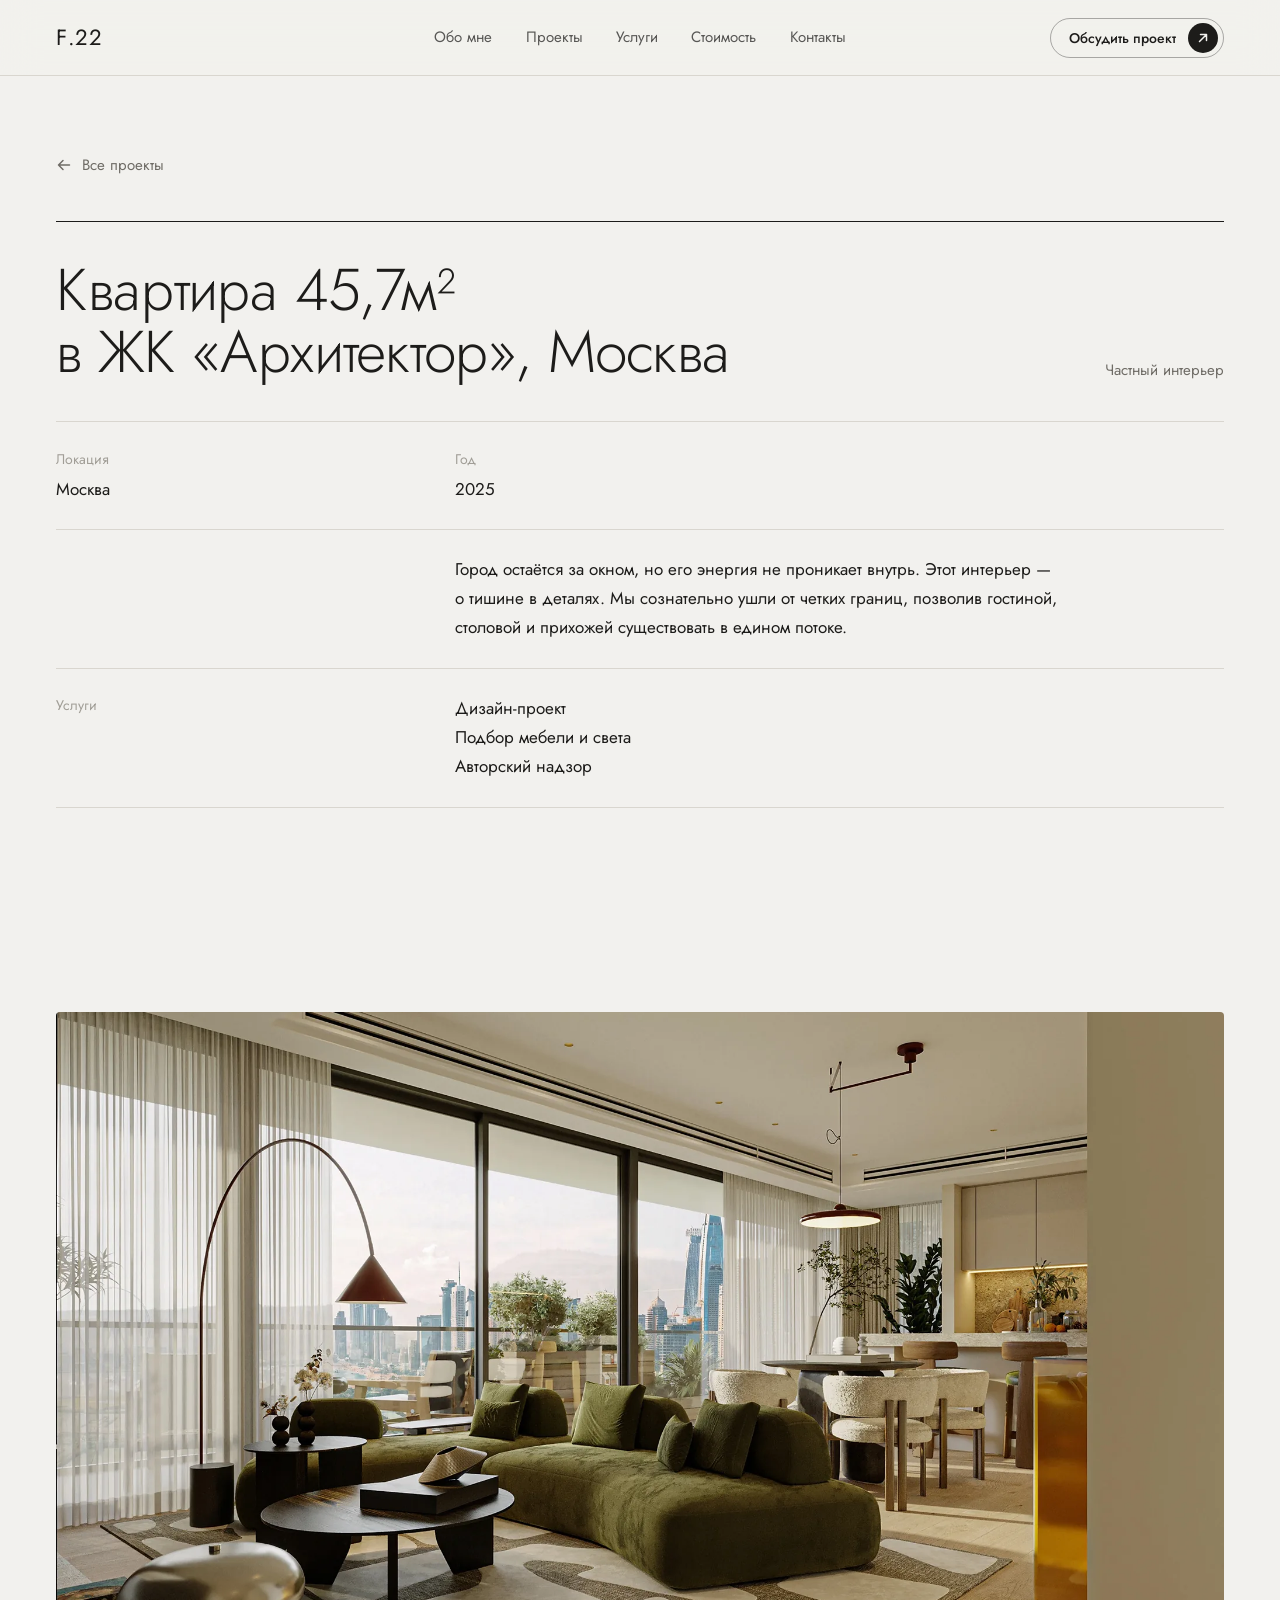
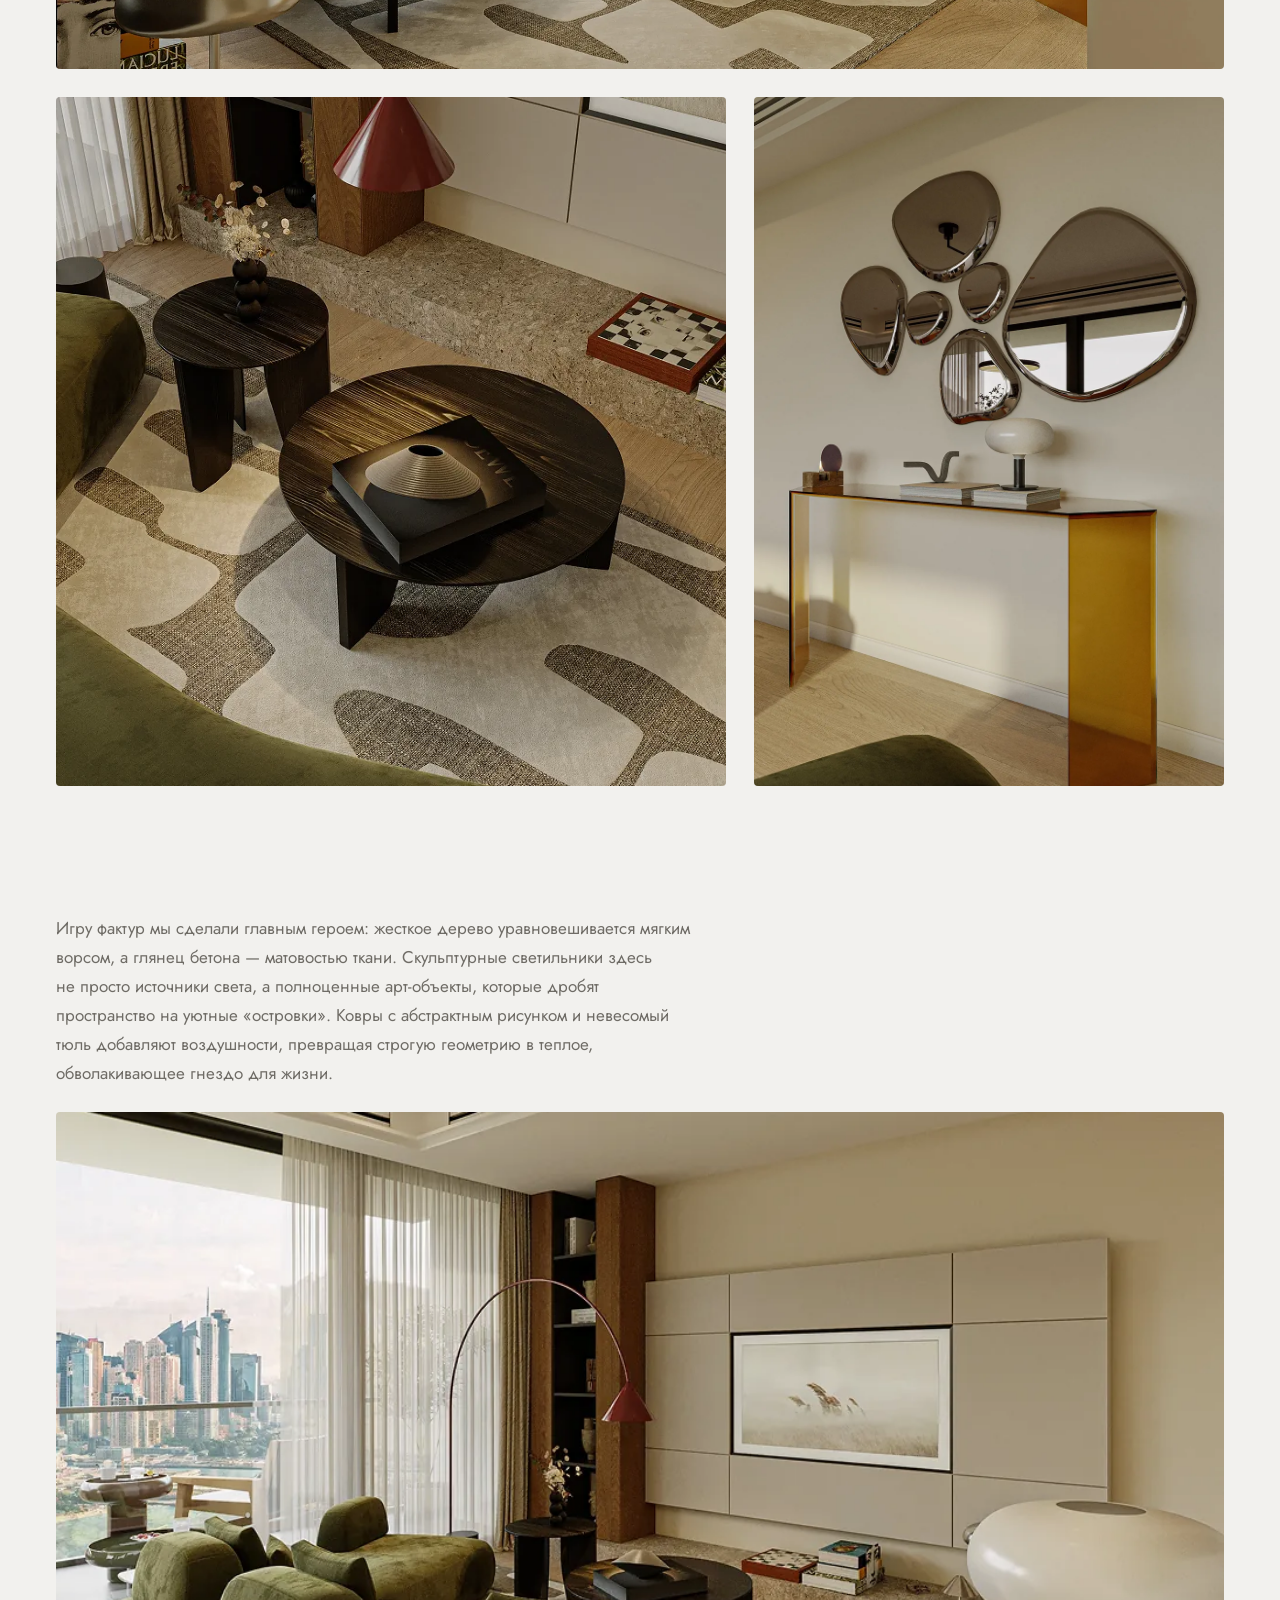
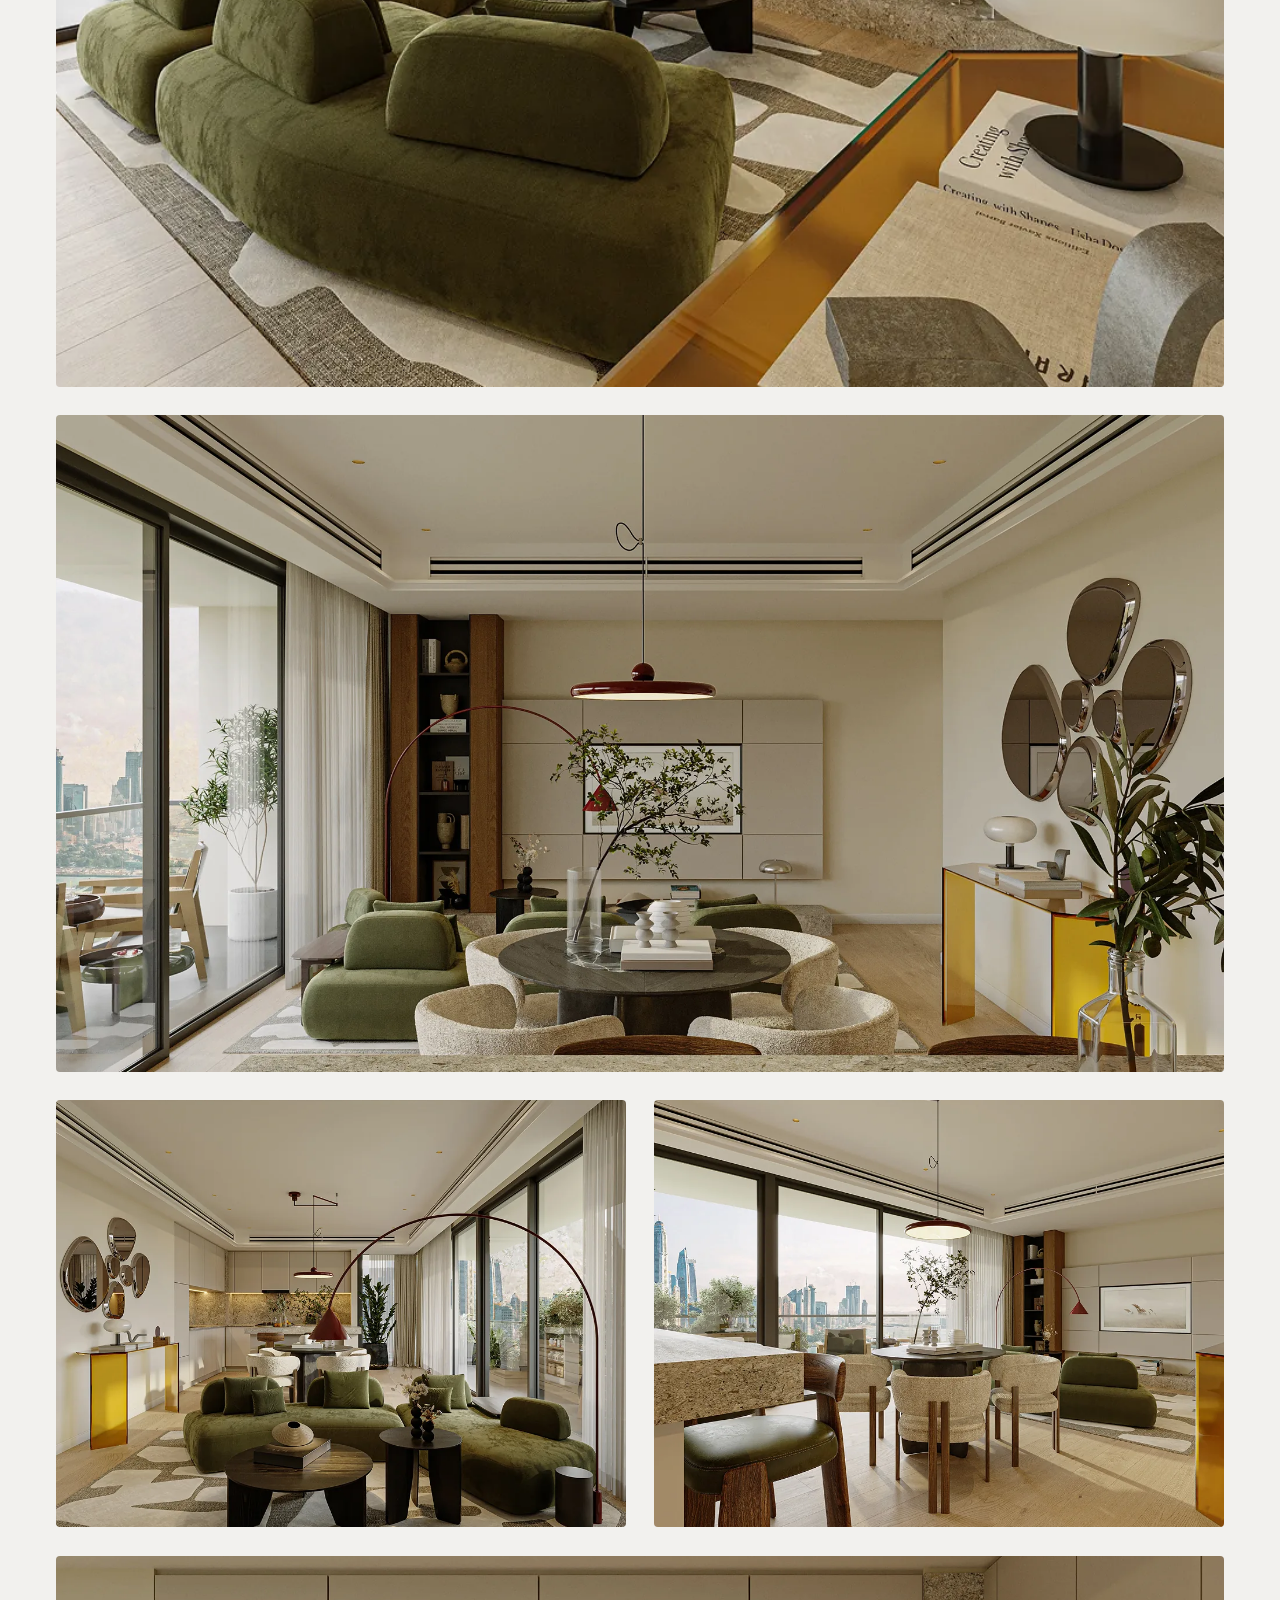
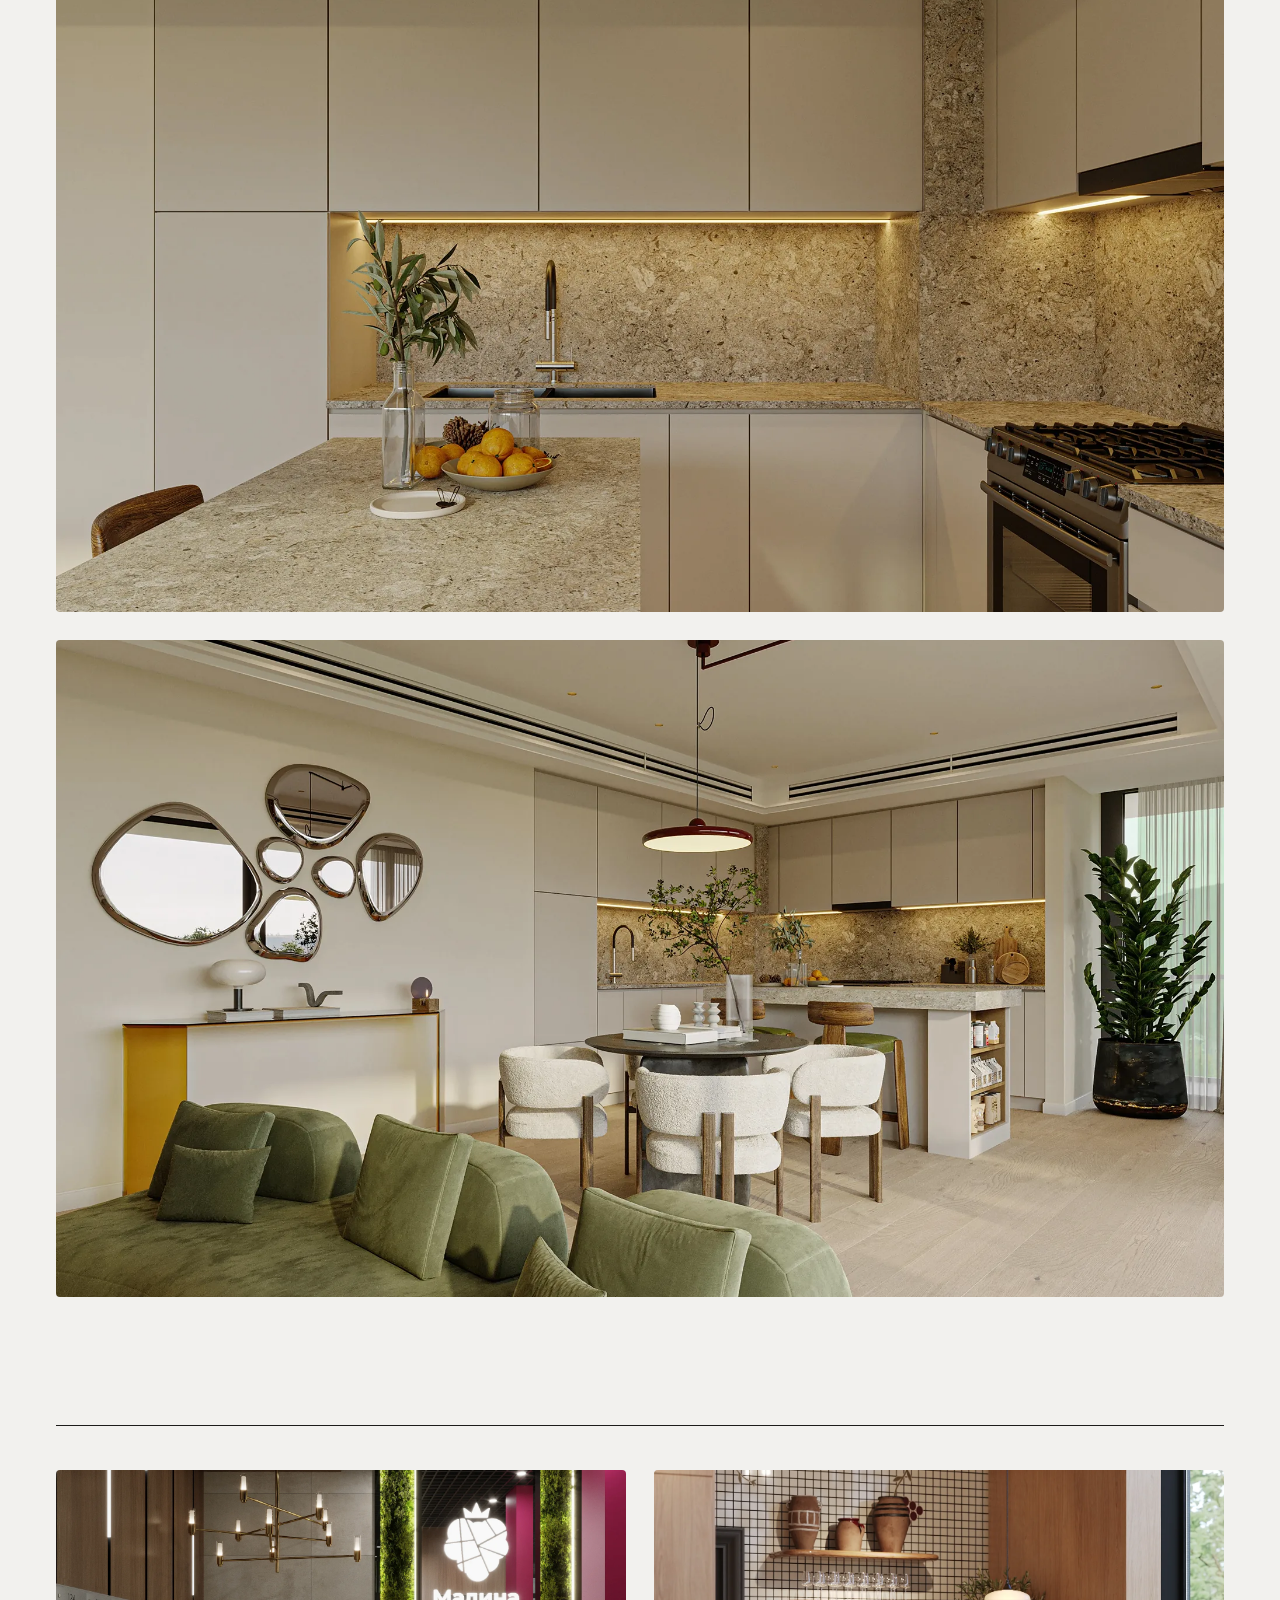
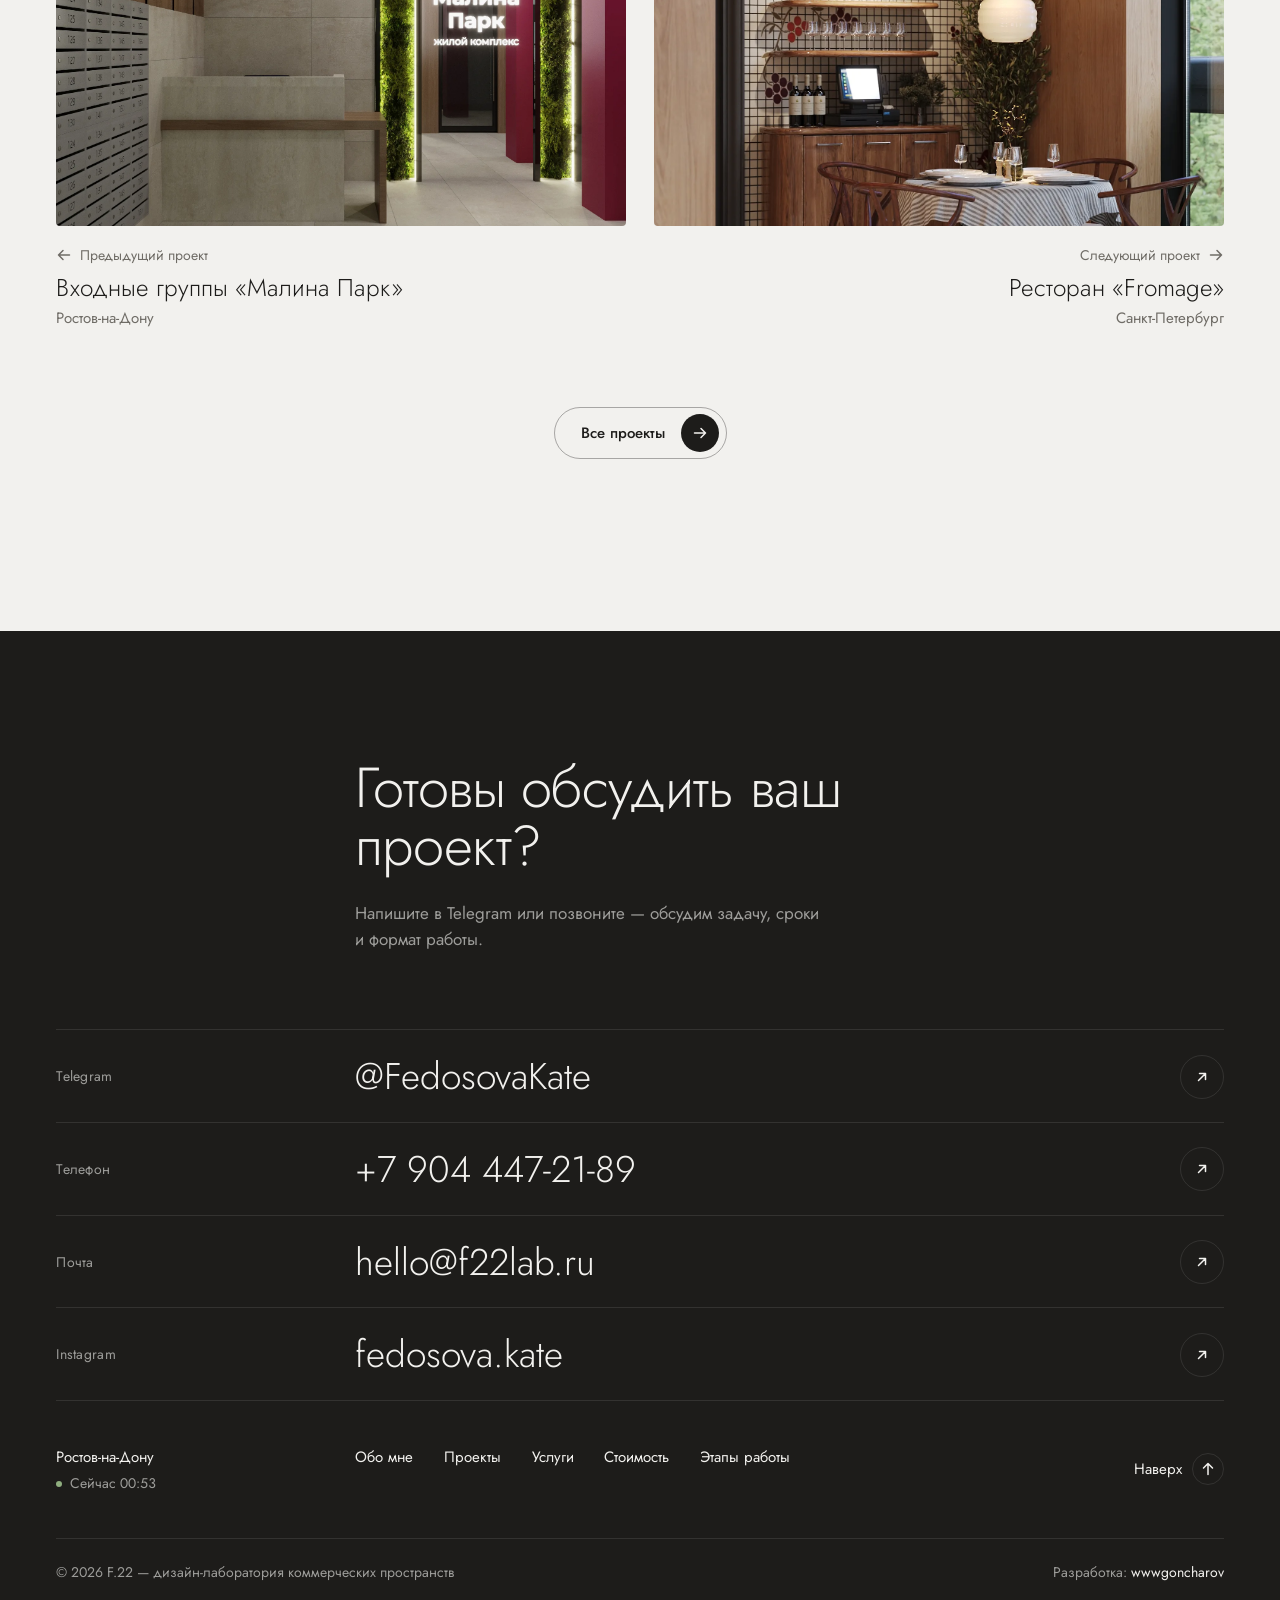
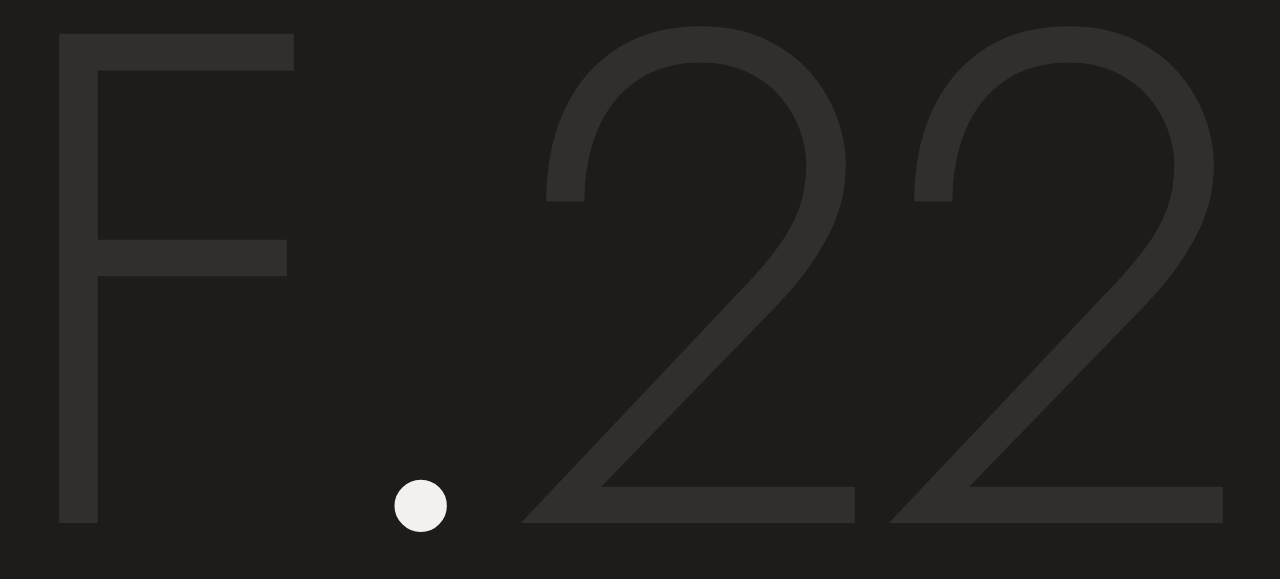
<file: projects/apartment-arhitektor/index.html>
<!doctype html>
<html lang="ru">
<head>
<meta charset="UTF-8" />
<meta name="viewport" content="width=device-width, initial-scale=1" />
<link rel="icon" href="/favicon.ico" sizes="32x32" />
<link rel="icon" href="/favicon.svg" type="image/svg+xml" />
<link rel="apple-touch-icon" href="/apple-touch-icon.png" />
<link rel="manifest" href="/site.webmanifest" />
<title>Квартира 45,7м² в ЖК «Архитектор», Москва — F.22</title>
<meta name="description" content="Интерьер квартиры 45,7м² в ЖК «Архитектор» — плавная геометрия жизни без четких границ между зонами." />
<!-- превью ссылки в мессенджерах и соцсетях -->
<meta property="og:type" content="website" />
<meta property="og:site_name" content="F.22" />
<meta property="og:locale" content="ru_RU" />
<meta property="og:title" content="Квартира 45,7м² в ЖК «Архитектор», Москва — F.22" />
<meta property="og:description" content="Интерьер квартиры 45,7м² в ЖК «Архитектор» — плавная геометрия жизни без четких границ между зонами." />
<meta property="og:url" content="https://f-22.ru/projects/apartment-arhitektor/" />
<meta property="og:image" content="https://f-22.ru/og-image.jpg?v=1" />
<meta property="og:image:width" content="1200" />
<meta property="og:image:height" content="630" />
<meta property="og:image:alt" content="F.22 — дизайн-лаборатория коммерческих пространств" />
<meta name="twitter:card" content="summary_large_image" />
<meta name="twitter:image" content="https://f-22.ru/og-image.jpg?v=1" />
<script>(function(d){d.classList.add('js');var s;try{s=sessionStorage.getItem('f22-seen')}catch(e){}if(!s&&!matchMedia('(prefers-reduced-motion: reduce)').matches)d.classList.add('has-preloader');setTimeout(function(){d.classList.remove('has-preloader');d.classList.add('is-ready')},5000)})(document.documentElement);</script>
<link rel="preconnect" href="https://fonts.googleapis.com">
<link rel="preconnect" href="https://fonts.gstatic.com" crossorigin>
<link href="https://fonts.googleapis.com/css2?family=Jost:wght@300;400;500&display=swap" rel="stylesheet">
<link rel="stylesheet" href="../../styles.css?v=20261110-1" />
<link rel="preload" as="image" href="../../images/apartment-arhitektor/apartment-arhitektor-01.webp" fetchpriority="high" />
</head>
<body>
<div class="preloader" aria-hidden="true"><div class="preloader__inner"><div class="preloader__mark"><span>F</span><span>.</span><span>2</span><span>2</span></div><div class="preloader__bar"><span class="preloader__line"><i></i></span><span class="preloader__count">00</span></div></div></div>

  <header class="site-header" id="siteHeader">
    <a href="../../" class="site-header__logo" aria-label="F.22 — на главную">F<i>.</i>22</a>
    <nav class="site-header__nav" aria-label="Разделы">
      <a href="../../#about" class="hover-line">Обо мне</a>
      <a href="../../#projects" class="hover-line">Проекты</a>
      <a href="../../#services" class="hover-line">Услуги</a>
      <a href="../../price/" class="hover-line">Стоимость</a>
      <a href="../../#contacts" class="hover-line">Контакты</a>
    </nav>
    <a href="https://t.me/FedosovaKate" class="btn btn--small btn--outline site-header__cta has-arrow" target="_blank" rel="noopener"><span class="btn__label"><span data-text="Обсудить проект">Обсудить проект</span></span><span class="btn__icon"><span class="arrow arrow--out"><svg viewBox="0 0 16 16" aria-hidden="true"><path d="M4.5 11.5l7-7M5.5 4.5h6v6"/></svg><svg viewBox="0 0 16 16" aria-hidden="true"><path d="M4.5 11.5l7-7M5.5 4.5h6v6"/></svg></span></span></a>
    <span class="site-header__progress" aria-hidden="true"></span>
  </header>

  <main id="top">

    <header class="project-hero">
      <div class="container">
        <a href="../../#projects" class="project-back has-arrow"><span class="arrow arrow--left"><svg viewBox="0 0 16 16" aria-hidden="true"><path d="M13.5 8h-11M7 3.5 2.5 8 7 12.5"/></svg><svg viewBox="0 0 16 16" aria-hidden="true"><path d="M13.5 8h-11M7 3.5 2.5 8 7 12.5"/></svg></span><span class="hover-line">Все проекты</span></a>
        <div class="project-hero__table reveal">
          <div class="project-hero__row project-hero__row--title">
            <div class="project-hero__cell"><h1 class="project-title">Квартира 45,7м² в ЖК «Архитектор», Москва</h1></div>
            <div class="project-hero__cell"><p class="project-hero__tag">Частный интерьер</p></div>
          </div>
          <div class="project-hero__row reveal">
            <div class="project-hero__cell">
              <p class="meta-label">Локация</p>
              <p class="meta-value">Москва</p>
            </div>
            <div class="project-hero__cell">
              <p class="meta-label">Год</p>
              <p class="meta-value">2025</p>
            </div>
          </div>
          <div class="project-hero__row reveal">
            <div class="project-hero__cell"></div>
            <div class="project-hero__cell project-hero__cell--description">
            <p class="project-text">Город остаётся за окном, но его энергия не проникает внутрь. Этот интерьер — о тишине в деталях. Мы сознательно ушли от четких границ, позволив гостиной, столовой и прихожей существовать в едином потоке.</p>
            </div>
          </div>
          <div class="project-hero__row reveal">
            <div class="project-hero__cell">
              <p class="meta-label">Услуги</p>
            </div>
            <div class="project-hero__cell">
              <ul class="meta-list">
              <li>Дизайн-проект</li>
              <li>Подбор мебели и света</li>
              <li>Авторский надзор</li>
              </ul>
            </div>
          </div>
        </div>
      </div>
    </header>
    <section class="section" data-reveal-group>
      <div class="container">
        <div class="project-gallery">
          <div class="gallery-item gallery-item--full reveal"><img src="../../images/apartment-arhitektor/apartment-arhitektor-01.webp" alt="Квартира «Архитектор», фото 1" loading="eager" fetchpriority="high" decoding="async" /></div>
          <div class="gallery-item gallery-item--half reveal"><img src="../../images/apartment-arhitektor/apartment-arhitektor-02.webp" alt="Квартира «Архитектор», фото 2" loading="lazy" decoding="async" /></div>
          <div class="gallery-item gallery-item--tall reveal"><img src="../../images/apartment-arhitektor/apartment-arhitektor-03.webp" alt="Квартира «Архитектор», фото 3" loading="lazy" decoding="async" /></div>
        </div>
      </div>
    </section>
    <section class="section" data-reveal-group>
      <div class="container">
        <p class="project-text reveal">Игру фактур мы сделали главным героем: жесткое дерево уравновешивается мягким ворсом, а глянец бетона — матовостью ткани. Скульптурные светильники здесь не просто источники света, а полноценные арт-объекты, которые дробят пространство на уютные «островки». Ковры с абстрактным рисунком и невесомый тюль добавляют воздушности, превращая строгую геометрию в теплое, обволакивающее гнездо для жизни.</p>
        <div class="project-gallery">
          <div class="gallery-item gallery-item--half reveal"><img src="../../images/apartment-arhitektor/apartment-arhitektor-04.webp" alt="Квартира «Архитектор», фото 4" loading="lazy" decoding="async" /></div>
          <div class="gallery-item gallery-item--full reveal"><img src="../../images/apartment-arhitektor/apartment-arhitektor-05.webp" alt="Квартира «Архитектор», фото 5" loading="lazy" decoding="async" /></div>
          <div class="gallery-item gallery-item--half reveal"><img src="../../images/apartment-arhitektor/apartment-arhitektor-06.webp" alt="Квартира «Архитектор», фото 6" loading="lazy" decoding="async" /></div>
          <div class="gallery-item gallery-item--half reveal"><img src="../../images/apartment-arhitektor/apartment-arhitektor-07.webp" alt="Квартира «Архитектор», фото 7" loading="lazy" decoding="async" /></div>
          <div class="gallery-item gallery-item--full reveal"><img src="../../images/apartment-arhitektor/apartment-arhitektor-08.webp" alt="Квартира «Архитектор», фото 8" loading="lazy" decoding="async" /></div>
          <div class="gallery-item gallery-item--full reveal"><img src="../../images/apartment-arhitektor/apartment-arhitektor-09.webp" alt="Квартира «Архитектор», фото 9" loading="lazy" decoding="async" /></div>
        </div>
      </div>
    </section>
    <section class="section" style="padding-top:0;">
      <div class="container">
        <div class="project-siblings reveal">
          <a href="../entrance-malina-park/" class="project-sibling project-sibling--prev has-arrow">
            <div class="project-sibling__image"><img src="../../images/home/11G11G458MPY3BJP7VB8PRRKVY.webp" alt="Входные группы «Малина Парк»" loading="lazy" decoding="async" /></div>
            <div class="project-sibling__meta">
              <div>
                <p class="project-sibling__label"><span class="arrow arrow--left"><svg viewBox="0 0 16 16" aria-hidden="true"><path d="M13.5 8h-11M7 3.5 2.5 8 7 12.5"/></svg><svg viewBox="0 0 16 16" aria-hidden="true"><path d="M13.5 8h-11M7 3.5 2.5 8 7 12.5"/></svg></span>Предыдущий проект</p>
                <p class="project-sibling__title">Входные группы «Малина Парк»</p>
                <p class="project-sibling__location"><span class="nowrap">Ростов-на-Дону</span></p>
              </div>
            </div>
          </a>
          <a href="../fromage/" class="project-sibling project-sibling--next has-arrow">
            <div class="project-sibling__image"><img src="../../images/home/77JVEY8MZJV588YZP59KXNN8CR.webp" alt="Ресторан «Fromage»" loading="lazy" decoding="async" /></div>
            <div class="project-sibling__meta">
              <div>
                <p class="project-sibling__label">Следующий проект<span class="arrow arrow--right"><svg viewBox="0 0 16 16" aria-hidden="true"><path d="M2.5 8h11M9 3.5 13.5 8 9 12.5"/></svg><svg viewBox="0 0 16 16" aria-hidden="true"><path d="M2.5 8h11M9 3.5 13.5 8 9 12.5"/></svg></span></p>
                <p class="project-sibling__title">Ресторан «Fromage»</p>
                <p class="project-sibling__location"><span class="nowrap">Санкт-Петербург</span></p>
              </div>
            </div>
          </a>
        </div>
        <div class="back-to-portfolio-wrap"><a href="../../#projects" class="btn btn--outline has-arrow"><span class="btn__label"><span data-text="Все проекты">Все проекты</span></span><span class="btn__icon"><span class="arrow arrow--right"><svg viewBox="0 0 16 16" aria-hidden="true"><path d="M2.5 8h11M9 3.5 13.5 8 9 12.5"/></svg><svg viewBox="0 0 16 16" aria-hidden="true"><path d="M2.5 8h11M9 3.5 13.5 8 9 12.5"/></svg></span></span></a></div>
      </div>
    </section>

  </main>

  <footer class="footer footer--b" id="contacts" data-reveal-group>
    <div class="container">

      <div class="fb-head">
        <p class="fb-eyebrow reveal">Контакты</p>
        <div class="fb-head__body">
          <h2 class="footer__title reveal">Готовы обсудить ваш проект?</h2>
          <p class="fb-head__text reveal">Напишите в Telegram или позвоните — обсудим задачу, сроки и формат работы.</p>
        </div>
      </div>

      <ul class="fb-rows">
        <li class="fb-row reveal"><a href="https://t.me/FedosovaKate" target="_blank" rel="noopener" class="fb-row__link has-arrow"><span class="fb-row__label">Telegram</span><span class="fb-row__value">@FedosovaKate</span><span class="fb-row__icon"><span class="arrow arrow--out"><svg viewBox="0 0 16 16" aria-hidden="true"><path d="M4.5 11.5l7-7M5.5 4.5h6v6"/></svg><svg viewBox="0 0 16 16" aria-hidden="true"><path d="M4.5 11.5l7-7M5.5 4.5h6v6"/></svg></span></span></a></li>
        <li class="fb-row reveal"><a href="tel:+79044472189" class="fb-row__link has-arrow"><span class="fb-row__label">Телефон</span><span class="fb-row__value">+7 904 447-21-89</span><span class="fb-row__icon"><span class="arrow arrow--out"><svg viewBox="0 0 16 16" aria-hidden="true"><path d="M4.5 11.5l7-7M5.5 4.5h6v6"/></svg><svg viewBox="0 0 16 16" aria-hidden="true"><path d="M4.5 11.5l7-7M5.5 4.5h6v6"/></svg></span></a></li>
        <li class="fb-row reveal"><button type="button" class="fb-row__link copy has-arrow" data-copy="hello@f22lab.ru" aria-label="Скопировать почту hello@f22lab.ru"><span class="fb-row__label">Почта</span><span class="fb-row__value">hello@f22lab.ru</span><span class="fb-row__icon"><span class="arrow arrow--out"><svg viewBox="0 0 16 16" aria-hidden="true"><path d="M4.5 11.5l7-7M5.5 4.5h6v6"/></svg><svg viewBox="0 0 16 16" aria-hidden="true"><path d="M4.5 11.5l7-7M5.5 4.5h6v6"/></svg></span><span class="copy__toast" role="status">Почта скопирована</span></span></button></li>
        <li class="fb-row reveal"><a href="https://www.instagram.com/fedosova.kate/" target="_blank" rel="noopener" class="fb-row__link has-arrow"><span class="fb-row__label">Instagram</span><span class="fb-row__value">fedosova.kate</span><span class="fb-row__icon"><span class="arrow arrow--out"><svg viewBox="0 0 16 16" aria-hidden="true"><path d="M4.5 11.5l7-7M5.5 4.5h6v6"/></svg><svg viewBox="0 0 16 16" aria-hidden="true"><path d="M4.5 11.5l7-7M5.5 4.5h6v6"/></svg></span></span></a></li>
      </ul>

      <div class="fb-meta">
        <div class="fb-meta__city">
          <p>Ростов-на-Дону</p>
          <p class="footer__note footer__time" data-clock hidden><span class="dot" aria-hidden="true"></span>Сейчас <span data-clock-time></span></p>
        </div>
        <nav class="fb-meta__nav" aria-label="Разделы">
          <a href="../../#about" class="hover-line">Обо мне</a>
          <a href="../../#projects" class="hover-line">Проекты</a>
          <a href="../../#services" class="hover-line">Услуги</a>
          <a href="../../price/" class="hover-line">Стоимость</a>
          <a href="../../#process" class="hover-line">Этапы работы</a>
        </nav>
        <a href="#top" class="to-top has-arrow">Наверх <span class="btn__icon"><span class="arrow arrow--up"><svg viewBox="0 0 16 16" aria-hidden="true"><path d="M8 13.5v-11M3.5 7 8 2.5 12.5 7"/></svg><svg viewBox="0 0 16 16" aria-hidden="true"><path d="M8 13.5v-11M3.5 7 8 2.5 12.5 7"/></svg></span></span></a>
      </div>

      <div class="footer__bottom">
        <p>© 2026 F.22 — дизайн-лаборатория коммерческих пространств</p>
        <p>Разработка: <a href="https://t.me/wwwgoncharov" target="_blank" rel="noopener" class="hover-line">wwwgoncharov</a></p>
      </div>

      <div class="footer__mark" aria-hidden="true" data-mark>
        <span class="footer__mark-inner"><span class="ch">F</span><span class="ch ch--dot">.</span><span class="ch">2</span><span class="ch">2</span><i class="footer__mark-bl"></i></span>
      </div>

    </div>
  </footer>

  <script src="../../script.js?v=20261110-1"></script>
</body>
</html>
</file>
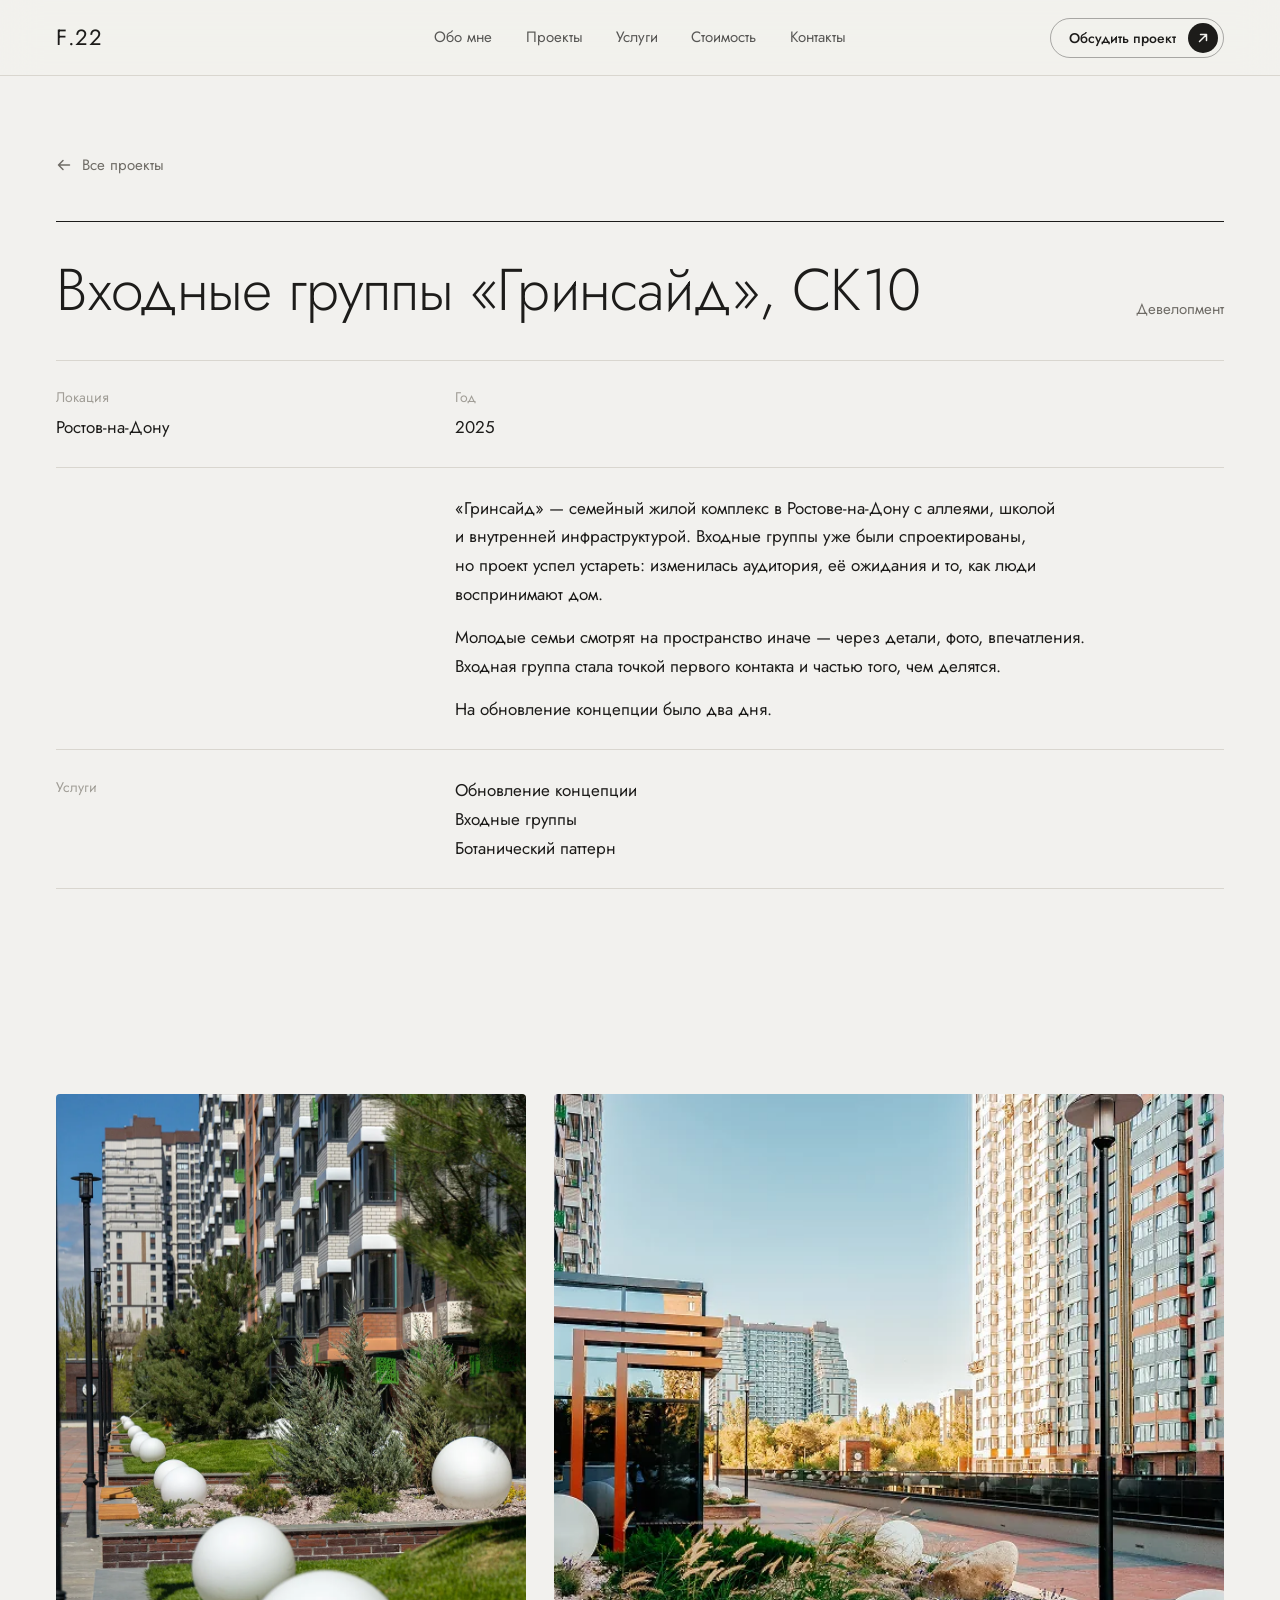
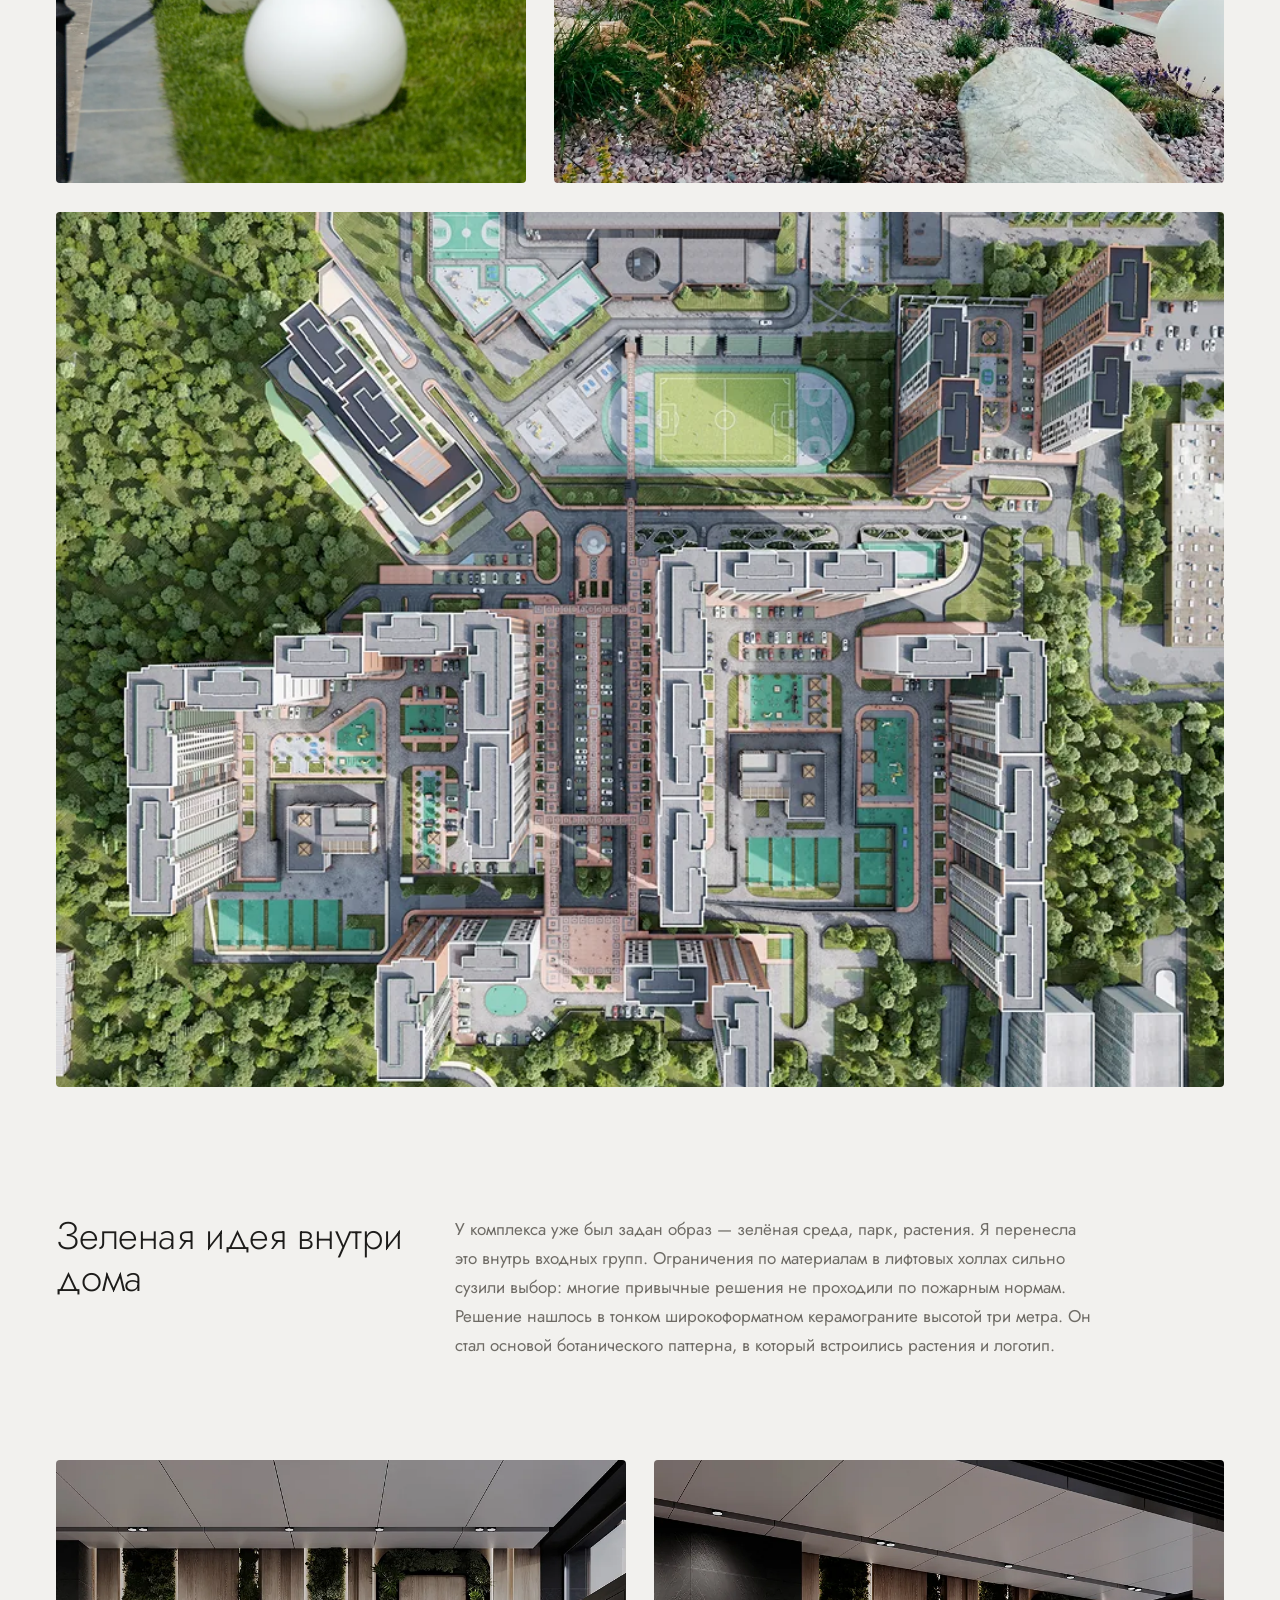
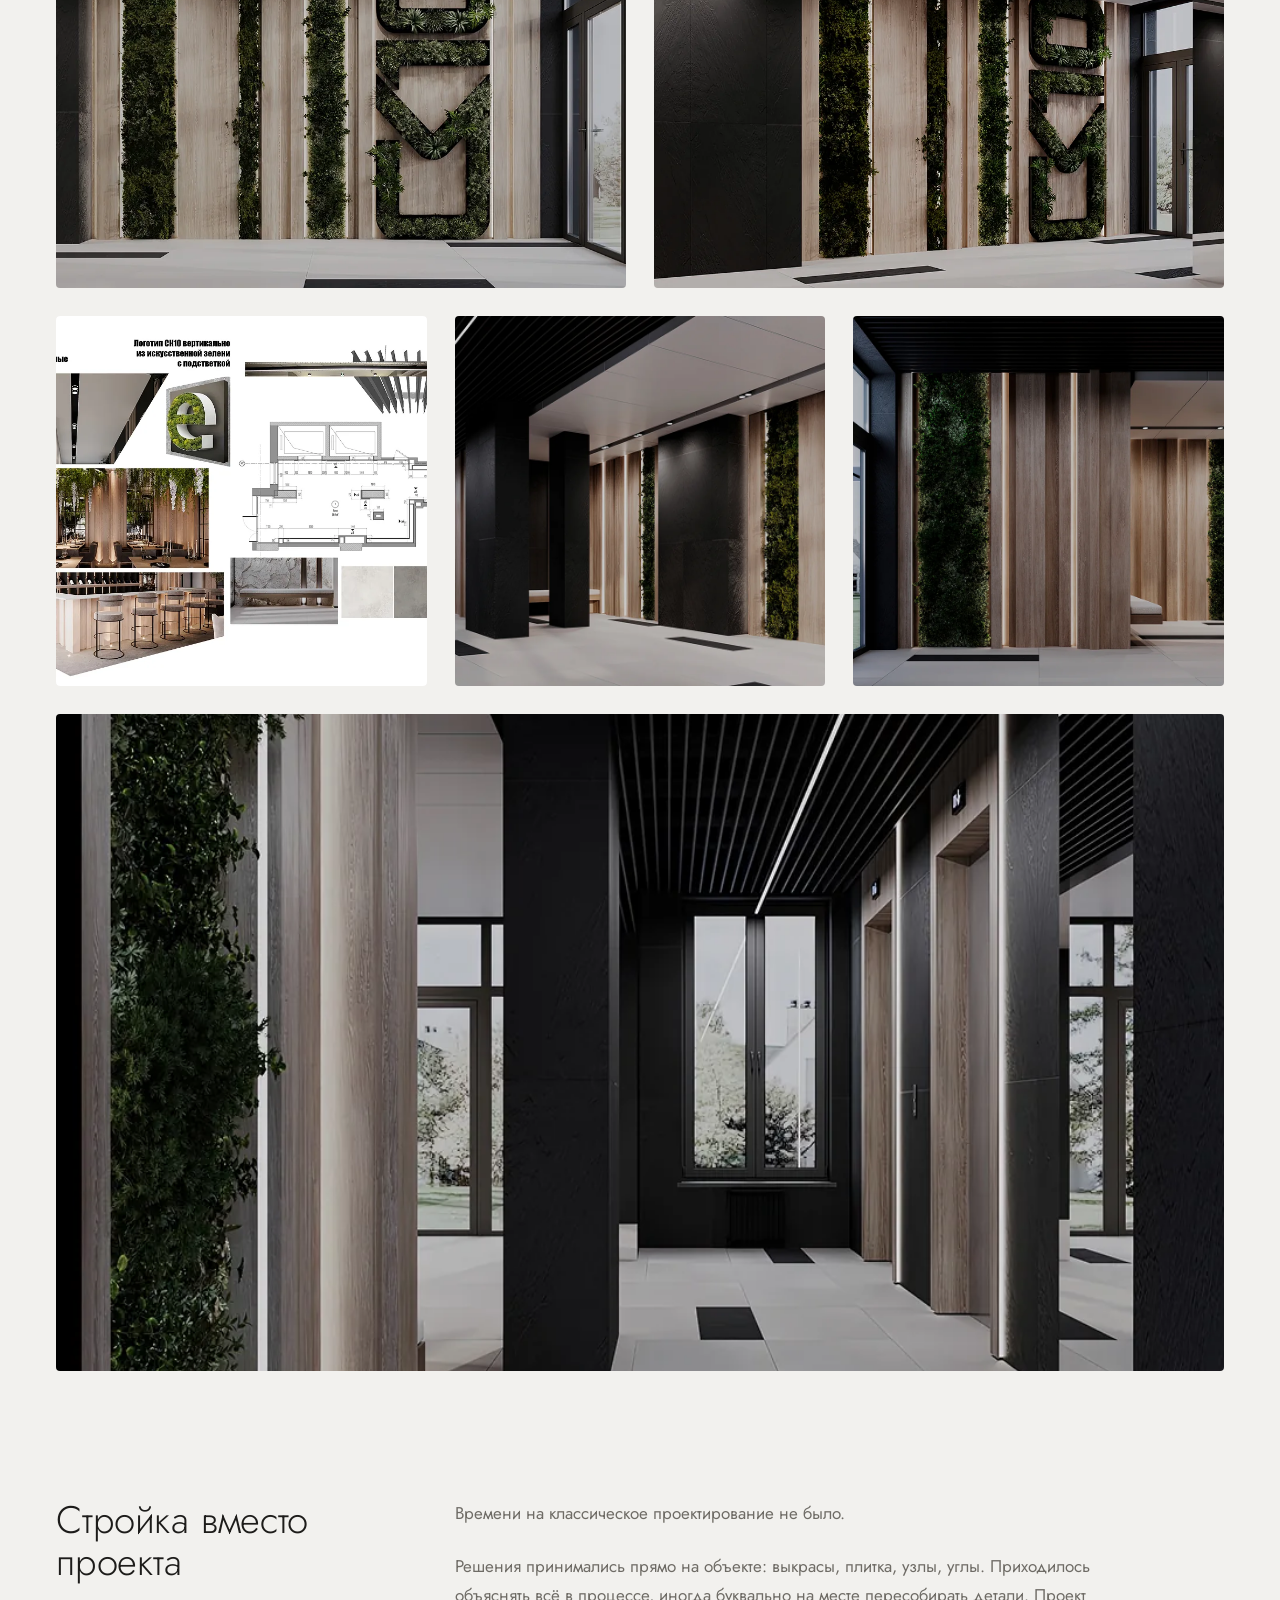
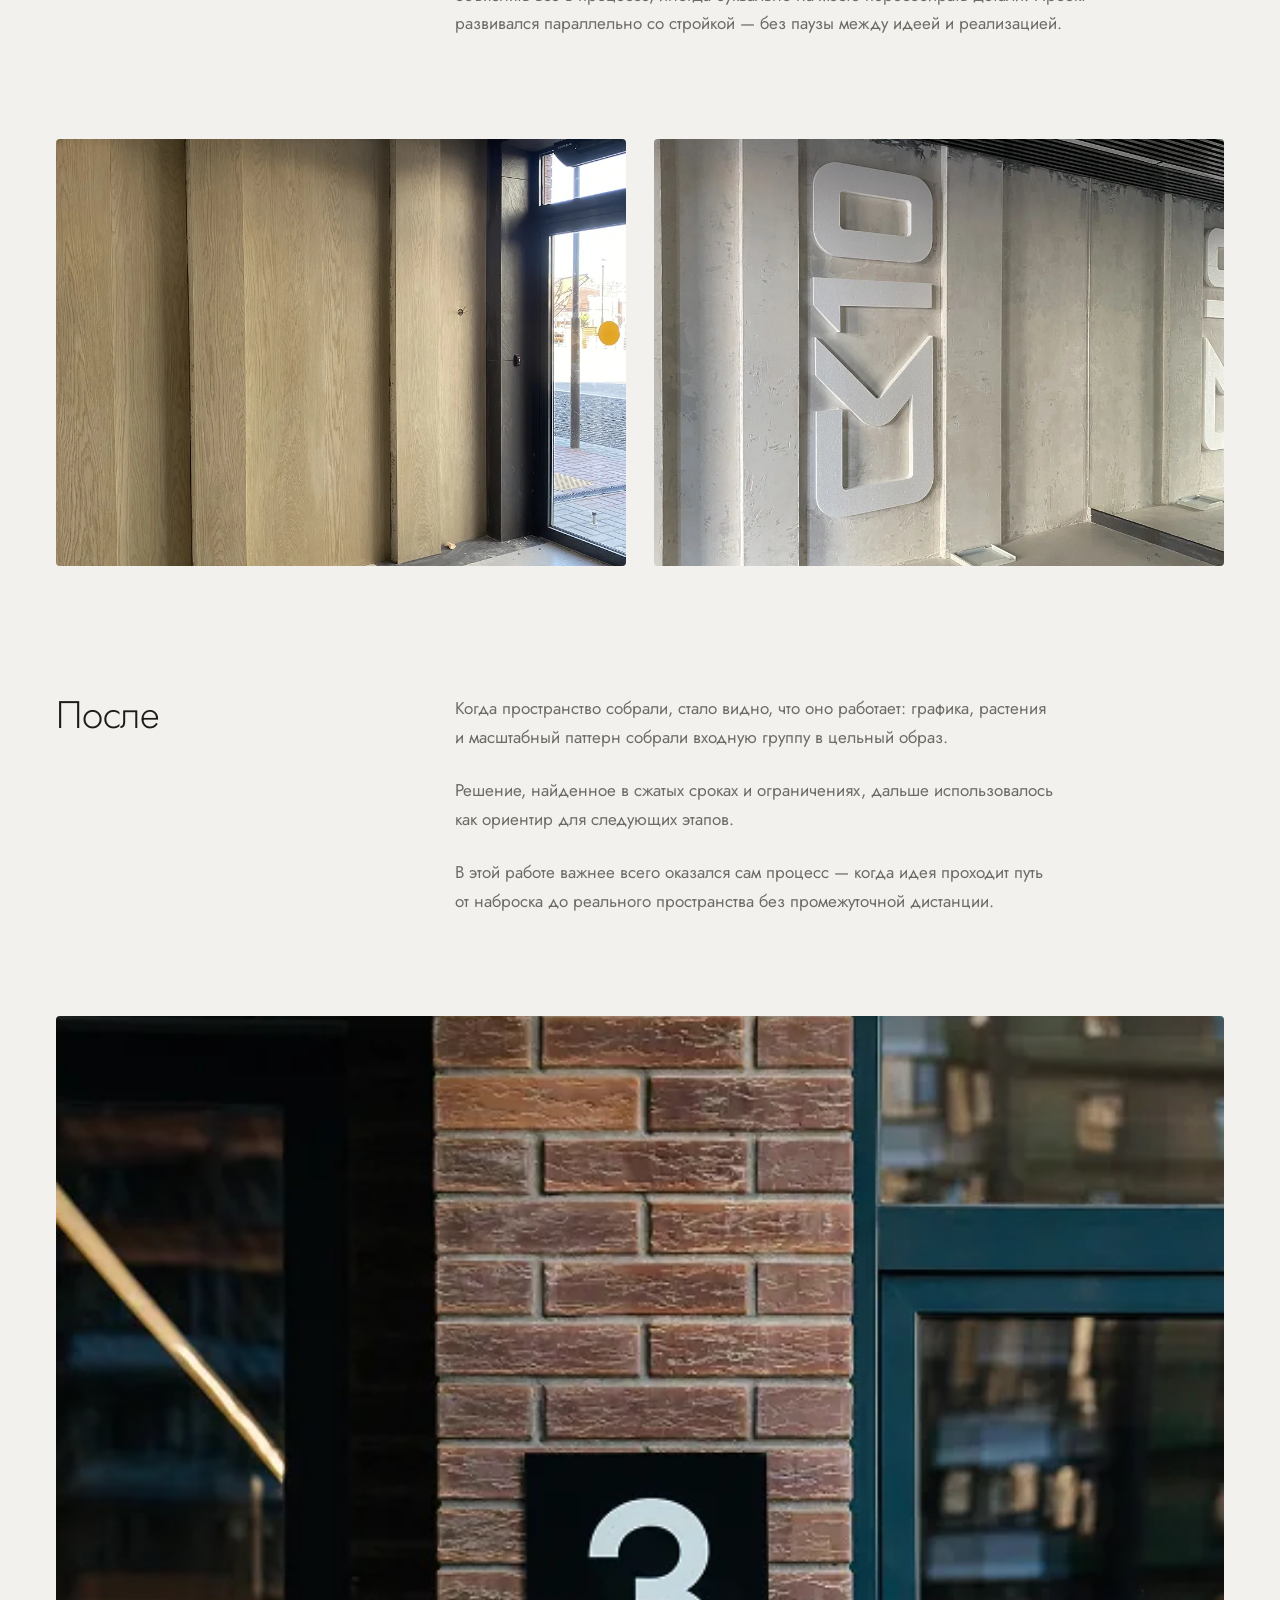
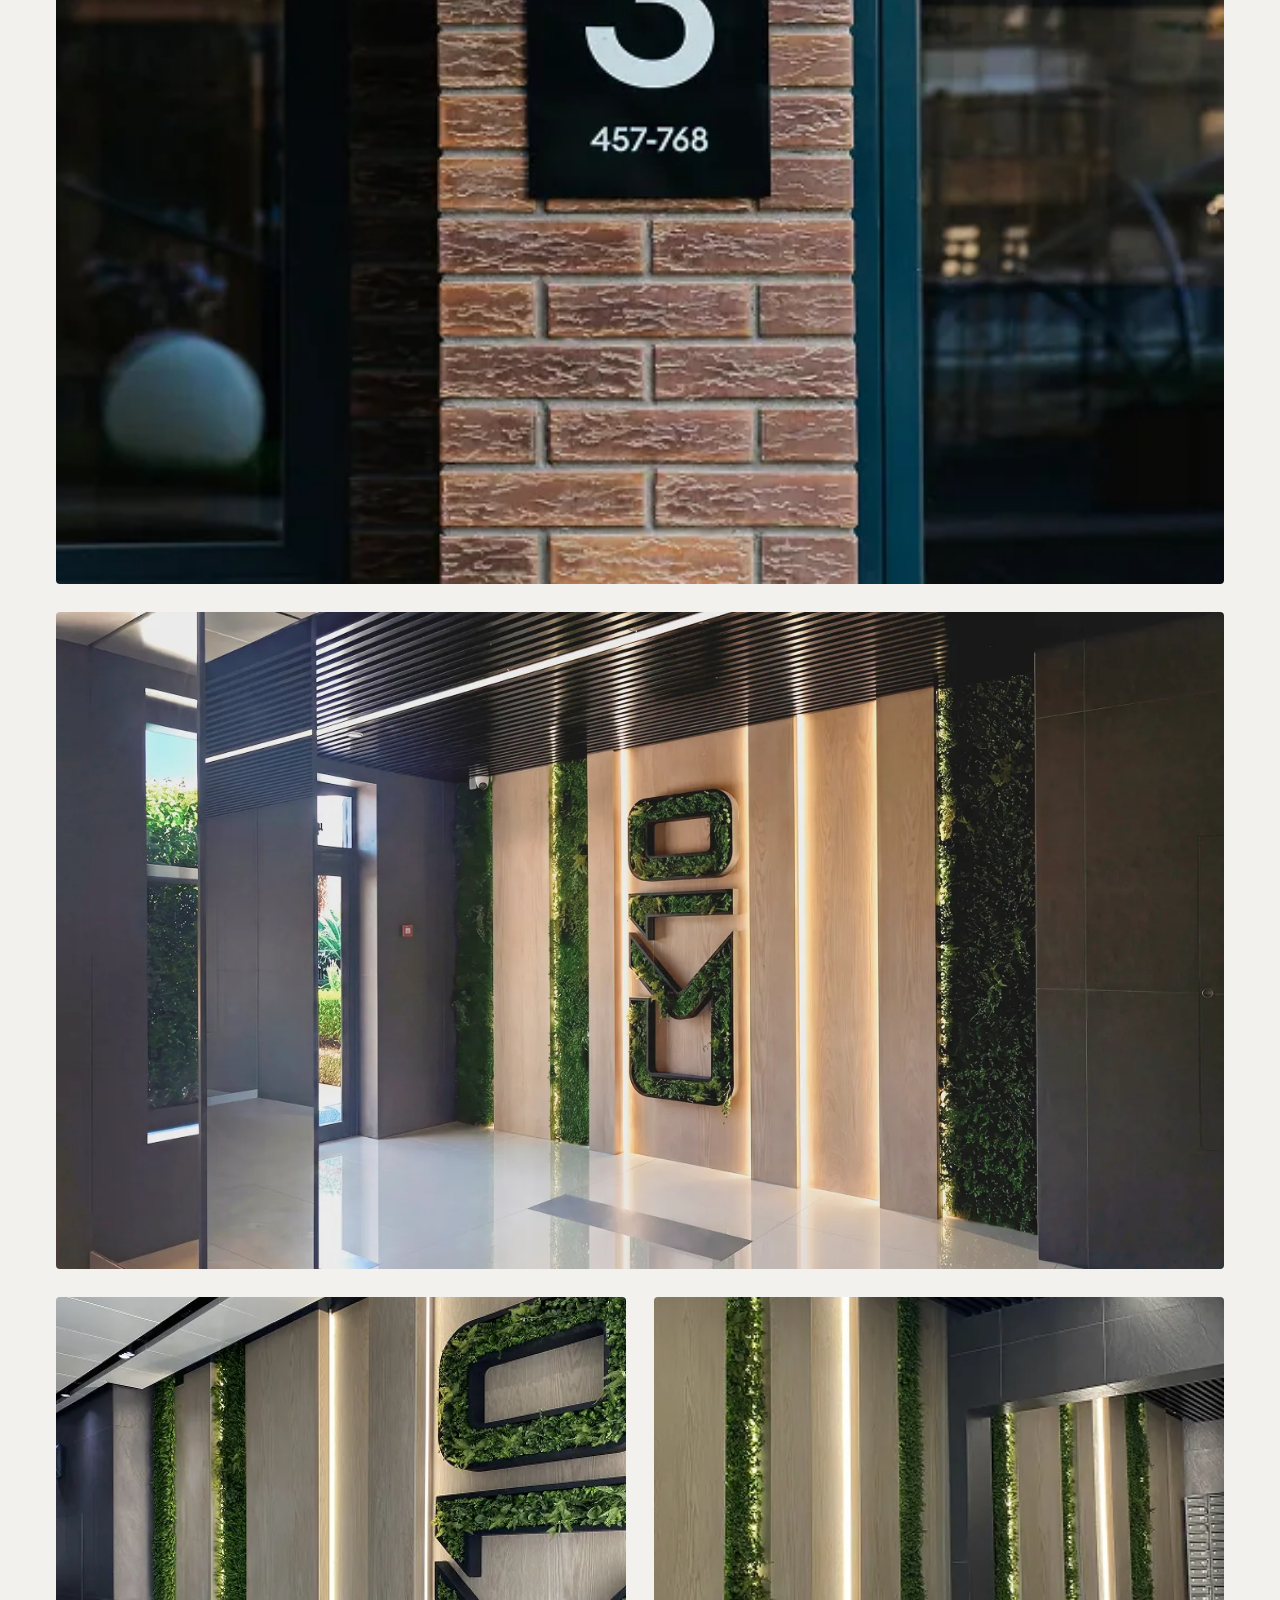
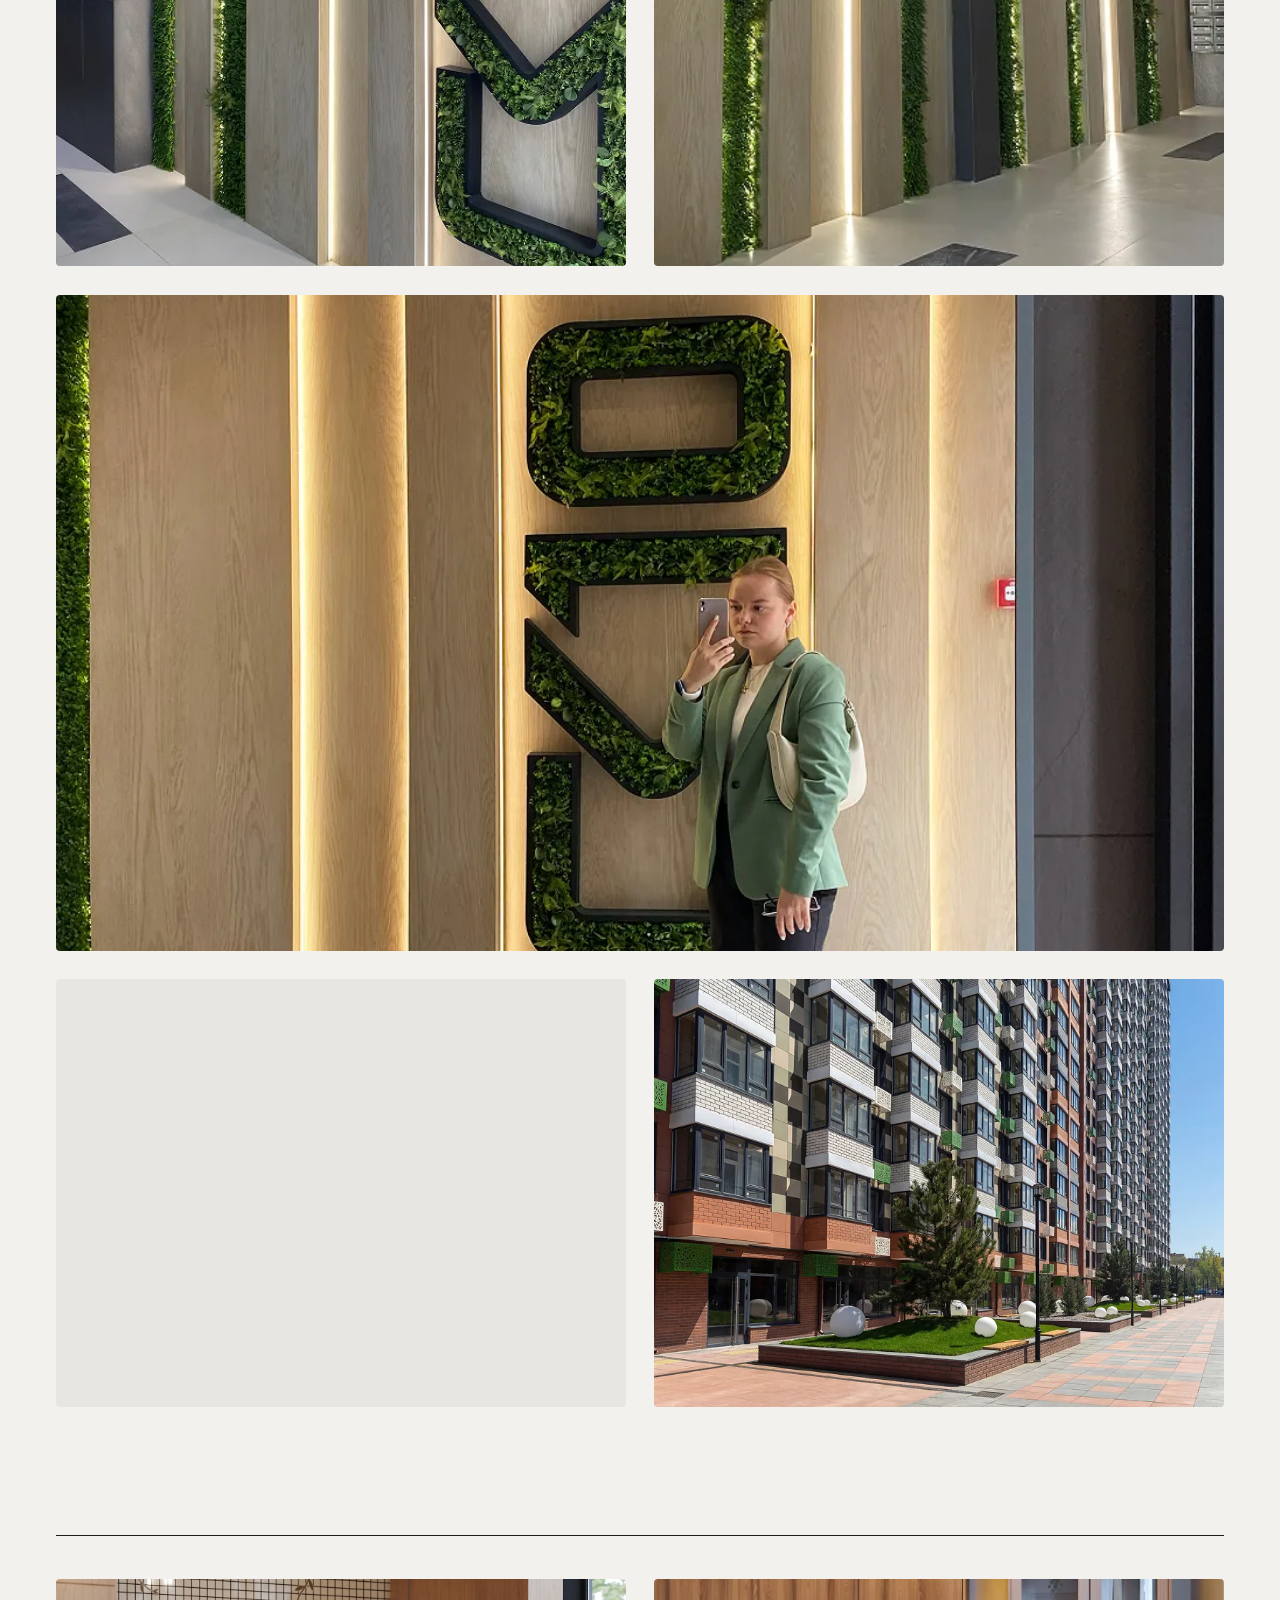
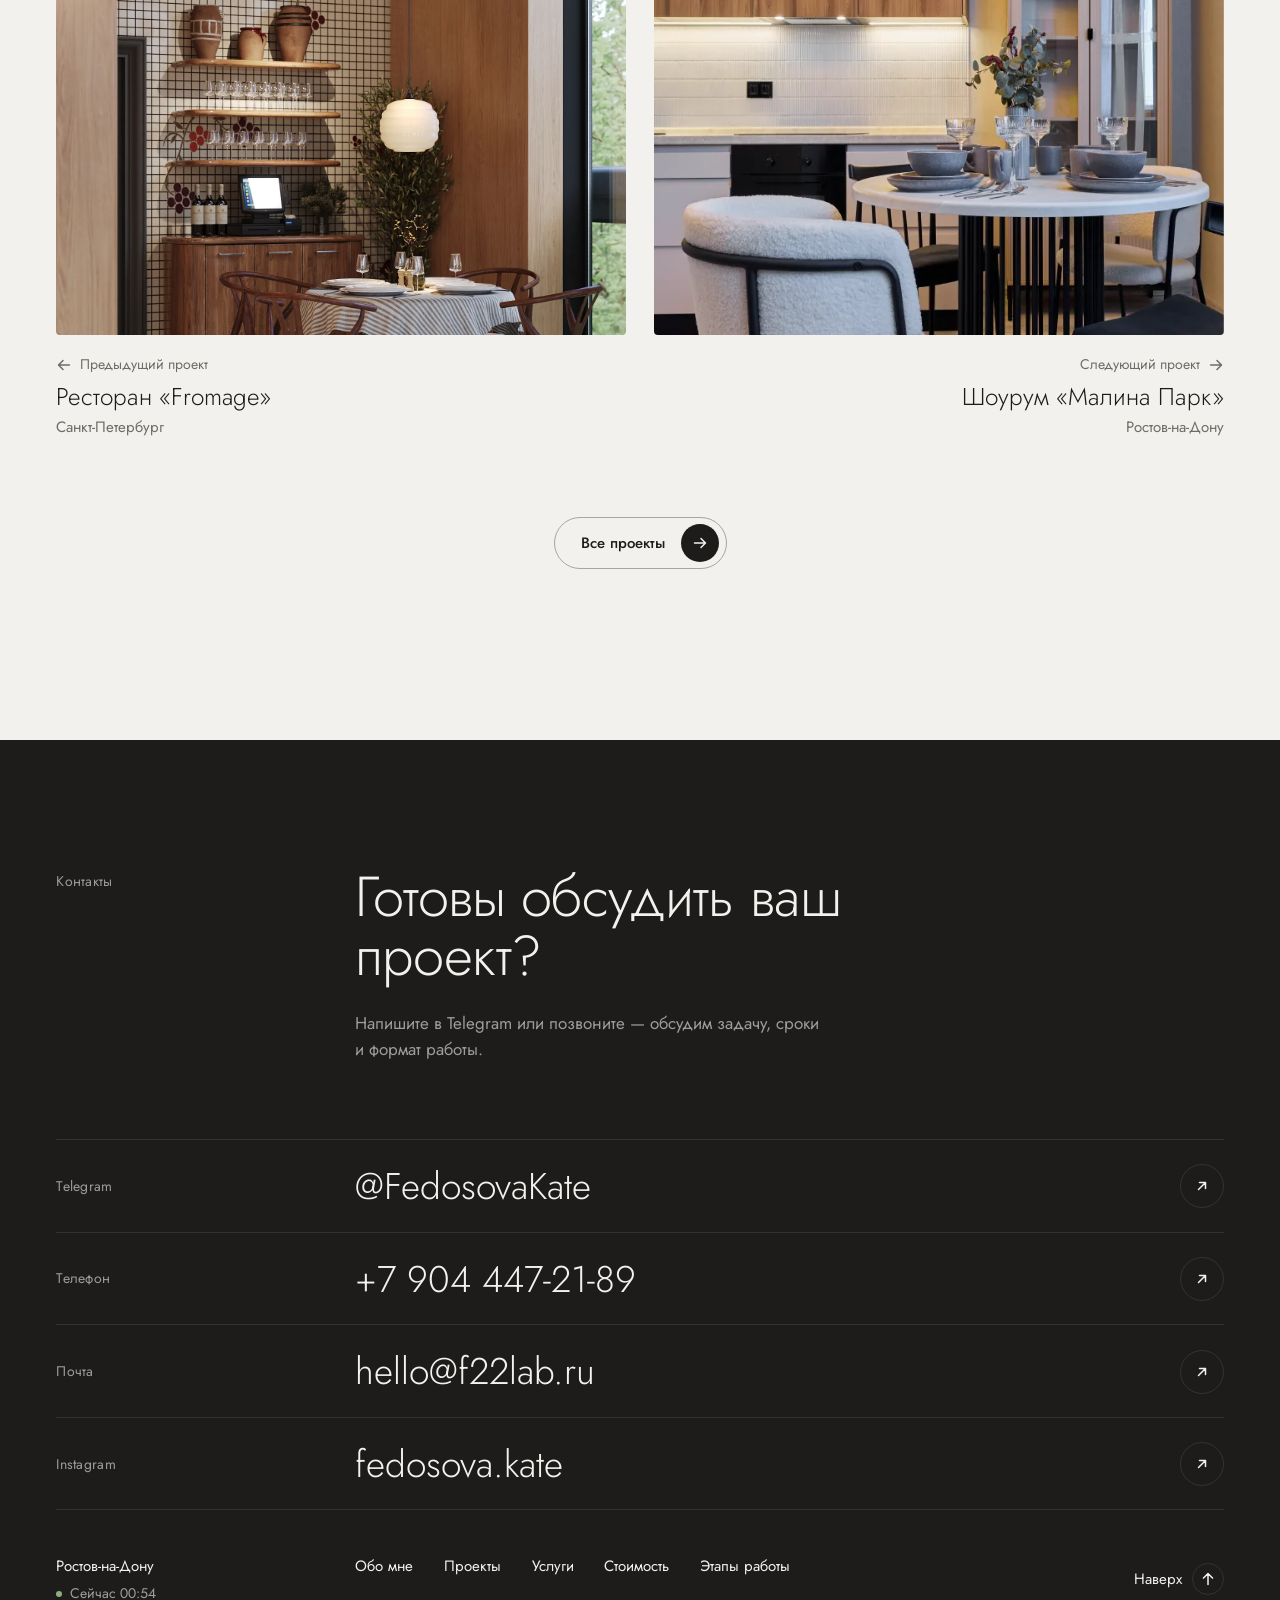
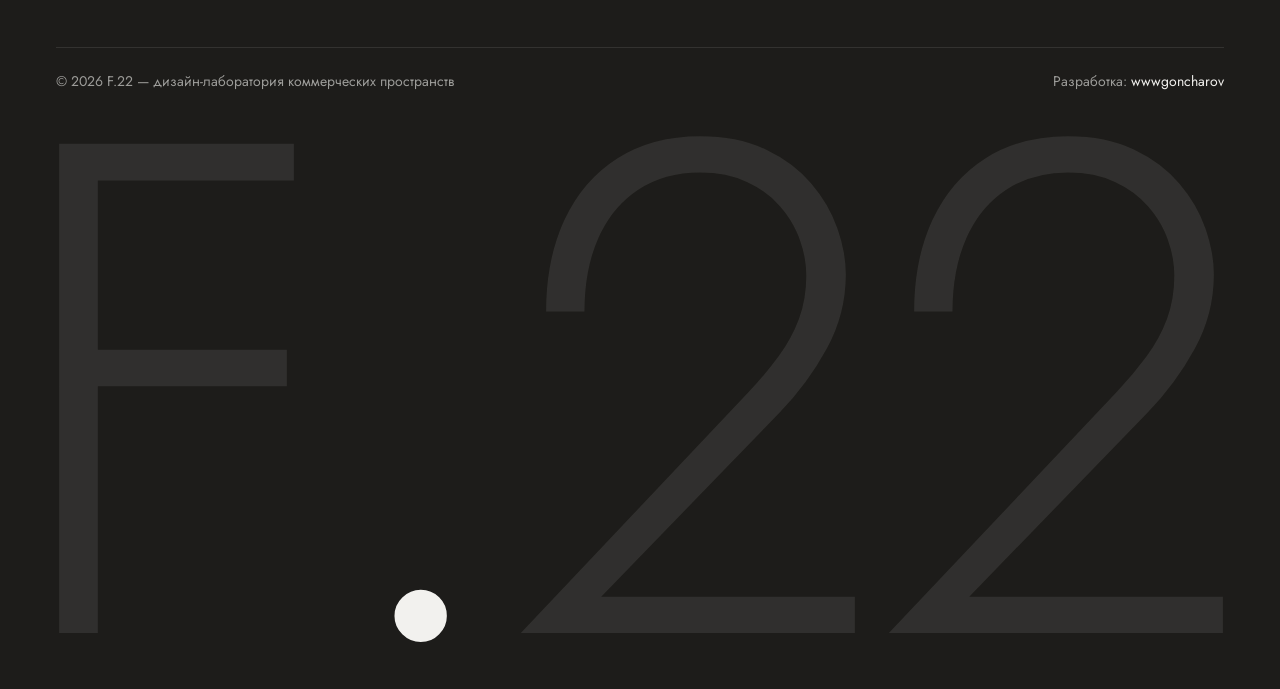
<file: projects/entrance-greenside/index.html>
<!doctype html>
<html lang="ru">
<head>
<meta charset="UTF-8" />
<meta name="viewport" content="width=device-width, initial-scale=1" />
<link rel="icon" href="/favicon.ico" sizes="32x32" />
<link rel="icon" href="/favicon.svg" type="image/svg+xml" />
<link rel="apple-touch-icon" href="/apple-touch-icon.png" />
<link rel="manifest" href="/site.webmanifest" />
<title>Входные группы «Гринсайд», СК10 — F.22</title>
<meta name="description" content="Интерьер входных групп ЖК «Гринсайд» как инструмент продвижения — обновление концепции за два дня и реализация параллельно со стройкой." />
<!-- превью ссылки в мессенджерах и соцсетях -->
<meta property="og:type" content="website" />
<meta property="og:site_name" content="F.22" />
<meta property="og:locale" content="ru_RU" />
<meta property="og:title" content="Входные группы «Гринсайд», СК10 — F.22" />
<meta property="og:description" content="Интерьер входных групп ЖК «Гринсайд» как инструмент продвижения — обновление концепции за два дня и реализация параллельно со стройкой." />
<meta property="og:url" content="https://f-22.ru/projects/entrance-greenside/" />
<meta property="og:image" content="https://f-22.ru/og-image.jpg?v=1" />
<meta property="og:image:width" content="1200" />
<meta property="og:image:height" content="630" />
<meta property="og:image:alt" content="F.22 — дизайн-лаборатория коммерческих пространств" />
<meta name="twitter:card" content="summary_large_image" />
<meta name="twitter:image" content="https://f-22.ru/og-image.jpg?v=1" />
<script>(function(d){d.classList.add('js');var s;try{s=sessionStorage.getItem('f22-seen')}catch(e){}if(!s&&!matchMedia('(prefers-reduced-motion: reduce)').matches)d.classList.add('has-preloader');setTimeout(function(){d.classList.remove('has-preloader');d.classList.add('is-ready')},5000)})(document.documentElement);</script>
<link rel="preconnect" href="https://fonts.googleapis.com">
<link rel="preconnect" href="https://fonts.gstatic.com" crossorigin>
<link href="https://fonts.googleapis.com/css2?family=Jost:wght@300;400;500&display=swap" rel="stylesheet">
<link rel="stylesheet" href="../../styles.css?v=20261110-1" />
<link rel="preload" as="image" href="../../images/entrance-greenside/entrance-greenside-01.webp" fetchpriority="high" />
</head>
<body>
<div class="preloader" aria-hidden="true"><div class="preloader__inner"><div class="preloader__mark"><span>F</span><span>.</span><span>2</span><span>2</span></div><div class="preloader__bar"><span class="preloader__line"><i></i></span><span class="preloader__count">00</span></div></div></div>

  <header class="site-header" id="siteHeader">
    <a href="../../" class="site-header__logo" aria-label="F.22 — на главную">F<i>.</i>22</a>
    <nav class="site-header__nav" aria-label="Разделы">
      <a href="../../#about" class="hover-line">Обо мне</a>
      <a href="../../#projects" class="hover-line">Проекты</a>
      <a href="../../#services" class="hover-line">Услуги</a>
      <a href="../../price/" class="hover-line">Стоимость</a>
      <a href="../../#contacts" class="hover-line">Контакты</a>
    </nav>
    <a href="https://t.me/FedosovaKate" class="btn btn--small btn--outline site-header__cta has-arrow" target="_blank" rel="noopener"><span class="btn__label"><span data-text="Обсудить проект">Обсудить проект</span></span><span class="btn__icon"><span class="arrow arrow--out"><svg viewBox="0 0 16 16" aria-hidden="true"><path d="M4.5 11.5l7-7M5.5 4.5h6v6"/></svg><svg viewBox="0 0 16 16" aria-hidden="true"><path d="M4.5 11.5l7-7M5.5 4.5h6v6"/></svg></span></span></a>
    <span class="site-header__progress" aria-hidden="true"></span>
  </header>

  <main id="top">

    <header class="project-hero">
      <div class="container">
        <a href="../../#projects" class="project-back has-arrow"><span class="arrow arrow--left"><svg viewBox="0 0 16 16" aria-hidden="true"><path d="M13.5 8h-11M7 3.5 2.5 8 7 12.5"/></svg><svg viewBox="0 0 16 16" aria-hidden="true"><path d="M13.5 8h-11M7 3.5 2.5 8 7 12.5"/></svg></span><span class="hover-line">Все проекты</span></a>
        <div class="project-hero__table reveal">
          <div class="project-hero__row project-hero__row--title">
            <div class="project-hero__cell"><h1 class="project-title">Входные группы «Гринсайд», СК10</h1></div>
            <div class="project-hero__cell"><p class="project-hero__tag">Девелопмент</p></div>
          </div>
          <div class="project-hero__row reveal">
            <div class="project-hero__cell">
              <p class="meta-label">Локация</p>
              <p class="meta-value"><span class="nowrap">Ростов-на-Дону</span></p>
            </div>
            <div class="project-hero__cell">
              <p class="meta-label">Год</p>
              <p class="meta-value">2025</p>
            </div>
          </div>
          <div class="project-hero__row reveal">
            <div class="project-hero__cell"></div>
            <div class="project-hero__cell project-hero__cell--description">
            <p class="project-text">«Гринсайд» — семейный жилой комплекс в <span class="nowrap">Ростове-на-Дону</span> с аллеями, школой и внутренней инфраструктурой. Входные группы уже были спроектированы, но проект успел устареть: изменилась аудитория, её ожидания и то, как люди воспринимают дом.</p>
            <p class="project-text">Молодые семьи смотрят на пространство иначе — через детали, фото, впечатления. Входная группа стала точкой первого контакта и частью того, чем делятся.</p>
            <p class="project-text">На обновление концепции было два дня.</p>
            </div>
          </div>
          <div class="project-hero__row reveal">
            <div class="project-hero__cell">
              <p class="meta-label">Услуги</p>
            </div>
            <div class="project-hero__cell">
              <ul class="meta-list">
              <li>Обновление концепции</li>
              <li>Входные группы</li>
              <li>Ботанический паттерн</li>
              </ul>
            </div>
          </div>
        </div>
      </div>
    </header>
    <section class="section" data-reveal-group>
      <div class="container">
        <div class="project-gallery">
          <div class="gallery-item gallery-item--tall reveal"><img src="../../images/entrance-greenside/entrance-greenside-01.webp" alt="Входные группы «Гринсайд», фото 1" loading="eager" fetchpriority="high" decoding="async" /></div>
          <div class="gallery-item gallery-item--half reveal"><img src="../../images/entrance-greenside/entrance-greenside-02.webp" alt="Входные группы «Гринсайд», фото 2" loading="lazy" decoding="async" /></div>
          <div class="gallery-item gallery-item--half reveal"><img src="../../images/entrance-greenside/entrance-greenside-03.webp" alt="Входные группы «Гринсайд», фото 3" loading="lazy" decoding="async" /></div>
        </div>
      </div>
    </section>
    <section class="section chapter" data-reveal-group>
      <div class="container">
        <div class="project-intro-head reveal">
          <h2>Зеленая идея внутри дома</h2>
        </div>
        <p class="project-text reveal">У комплекса уже был задан образ — зелёная среда, парк, растения. Я перенесла это внутрь входных групп. Ограничения по материалам в лифтовых холлах сильно сузили выбор: многие привычные решения не проходили по пожарным нормам. Решение нашлось в тонком широкоформатном керамограните высотой три метра. Он стал основой ботанического паттерна, в который встроились растения и логотип.</p>
        <div class="project-gallery">
          <div class="gallery-item gallery-item--half reveal"><img src="../../images/entrance-greenside/entrance-greenside-04.webp" alt="Входные группы «Гринсайд», фото 4" loading="lazy" decoding="async" /></div>
          <div class="gallery-item gallery-item--half reveal"><img src="../../images/entrance-greenside/entrance-greenside-05.webp" alt="Входные группы «Гринсайд», фото 5" loading="lazy" decoding="async" /></div>
          <div class="gallery-item gallery-item--third reveal"><img src="../../images/entrance-greenside/entrance-greenside-06.webp" alt="Входные группы «Гринсайд», фото 6" loading="lazy" decoding="async" /></div>
          <div class="gallery-item gallery-item--third reveal"><img src="../../images/entrance-greenside/entrance-greenside-07.webp" alt="Входные группы «Гринсайд», фото 7" loading="lazy" decoding="async" /></div>
          <div class="gallery-item gallery-item--third reveal"><img src="../../images/entrance-greenside/entrance-greenside-08.webp" alt="Входные группы «Гринсайд», фото 8" loading="lazy" decoding="async" /></div>
          <div class="gallery-item gallery-item--full reveal"><img src="../../images/entrance-greenside/entrance-greenside-09.webp" alt="Входные группы «Гринсайд», фото 9" loading="lazy" decoding="async" /></div>
        </div>
      </div>
    </section>
    <section class="section chapter" data-reveal-group>
      <div class="container">
        <div class="project-intro-head reveal">
          <h2>Стройка вместо проекта</h2>
        </div>
        <p class="project-text reveal">Времени на классическое проектирование не было.</p>
        <p class="project-text reveal">Решения принимались прямо на объекте: выкрасы, плитка, узлы, углы. Приходилось объяснять всё в процессе, иногда буквально на месте пересобирать детали. Проект развивался параллельно со стройкой — без паузы между идеей и реализацией.</p>
        <div class="project-gallery">
          <div class="gallery-item gallery-item--half reveal"><img src="../../images/entrance-greenside/entrance-greenside-10.webp" alt="Входные группы «Гринсайд», фото 10" loading="lazy" decoding="async" /></div>
          <div class="gallery-item gallery-item--half reveal"><img src="../../images/entrance-greenside/entrance-greenside-11.webp" alt="Входные группы «Гринсайд», фото 11" loading="lazy" decoding="async" /></div>
        </div>
      </div>
    </section>
    <section class="section chapter" data-reveal-group>
      <div class="container">
        <div class="project-intro-head reveal">
          <h2>После</h2>
        </div>
        <p class="project-text reveal">Когда пространство собрали, стало видно, что оно работает: графика, растения и масштабный паттерн собрали входную группу в цельный образ.</p>
        <p class="project-text reveal">Решение, найденное в сжатых сроках и ограничениях, дальше использовалось как ориентир для следующих этапов.</p>
        <p class="project-text reveal">В этой работе важнее всего оказался сам процесс — когда идея проходит путь от наброска до реального пространства без промежуточной дистанции.</p>
        <div class="project-gallery">
          <div class="gallery-item gallery-item--third reveal"><img src="../../images/entrance-greenside/entrance-greenside-12.webp" alt="Входные группы «Гринсайд», фото 12" loading="lazy" decoding="async" /></div>
          <div class="gallery-item gallery-item--full reveal"><img src="../../images/entrance-greenside/entrance-greenside-13.webp" alt="Входные группы «Гринсайд», фото 13" loading="lazy" decoding="async" /></div>
          <div class="gallery-item gallery-item--third reveal"><img src="../../images/entrance-greenside/entrance-greenside-14.webp" alt="Входные группы «Гринсайд», фото 14" loading="lazy" decoding="async" /></div>
          <div class="gallery-item gallery-item--third reveal"><img src="../../images/entrance-greenside/entrance-greenside-15.webp" alt="Входные группы «Гринсайд», фото 15" loading="lazy" decoding="async" /></div>
          <div class="gallery-item gallery-item--full reveal"><img src="../../images/entrance-greenside/entrance-greenside-16.webp" alt="Входные группы «Гринсайд», фото 16" loading="lazy" decoding="async" /></div>
          <div class="gallery-item gallery-item--half reveal"><img src="../../images/entrance-greenside/entrance-greenside-17.webp" alt="Входные группы «Гринсайд», фото 17" loading="lazy" decoding="async" /></div>
          <div class="gallery-item gallery-item--half reveal"><img src="../../images/entrance-greenside/entrance-greenside-18.webp" alt="Входные группы «Гринсайд», фото 18" loading="lazy" decoding="async" /></div>
        </div>
      </div>
    </section>
    <section class="section" style="padding-top:0;">
      <div class="container">
        <div class="project-siblings reveal">
          <a href="../fromage/" class="project-sibling project-sibling--prev has-arrow">
            <div class="project-sibling__image"><img src="../../images/home/77JVEY8MZJV588YZP59KXNN8CR.webp" alt="Ресторан «Fromage»" loading="lazy" decoding="async" /></div>
            <div class="project-sibling__meta">
              <div>
                <p class="project-sibling__label"><span class="arrow arrow--left"><svg viewBox="0 0 16 16" aria-hidden="true"><path d="M13.5 8h-11M7 3.5 2.5 8 7 12.5"/></svg><svg viewBox="0 0 16 16" aria-hidden="true"><path d="M13.5 8h-11M7 3.5 2.5 8 7 12.5"/></svg></span>Предыдущий проект</p>
                <p class="project-sibling__title">Ресторан «Fromage»</p>
                <p class="project-sibling__location"><span class="nowrap">Санкт-Петербург</span></p>
              </div>
            </div>
          </a>
          <a href="../showroom-malina-park/" class="project-sibling project-sibling--next has-arrow">
            <div class="project-sibling__image"><img src="../../images/home/2ZYSMY14TABPABFVN132NM559C.webp" alt="Шоурум «Малина Парк»" loading="lazy" decoding="async" /></div>
            <div class="project-sibling__meta">
              <div>
                <p class="project-sibling__label">Следующий проект<span class="arrow arrow--right"><svg viewBox="0 0 16 16" aria-hidden="true"><path d="M2.5 8h11M9 3.5 13.5 8 9 12.5"/></svg><svg viewBox="0 0 16 16" aria-hidden="true"><path d="M2.5 8h11M9 3.5 13.5 8 9 12.5"/></svg></span></p>
                <p class="project-sibling__title">Шоурум «Малина Парк»</p>
                <p class="project-sibling__location"><span class="nowrap">Ростов-на-Дону</span></p>
              </div>
            </div>
          </a>
        </div>
        <div class="back-to-portfolio-wrap"><a href="../../#projects" class="btn btn--outline has-arrow"><span class="btn__label"><span data-text="Все проекты">Все проекты</span></span><span class="btn__icon"><span class="arrow arrow--right"><svg viewBox="0 0 16 16" aria-hidden="true"><path d="M2.5 8h11M9 3.5 13.5 8 9 12.5"/></svg><svg viewBox="0 0 16 16" aria-hidden="true"><path d="M2.5 8h11M9 3.5 13.5 8 9 12.5"/></svg></span></span></a></div>
      </div>
    </section>

  </main>

  <footer class="footer footer--b" id="contacts" data-reveal-group>
    <div class="container">

      <div class="fb-head">
        <p class="fb-eyebrow reveal">Контакты</p>
        <div class="fb-head__body">
          <h2 class="footer__title reveal">Готовы обсудить ваш проект?</h2>
          <p class="fb-head__text reveal">Напишите в Telegram или позвоните — обсудим задачу, сроки и формат работы.</p>
        </div>
      </div>

      <ul class="fb-rows">
        <li class="fb-row reveal"><a href="https://t.me/FedosovaKate" target="_blank" rel="noopener" class="fb-row__link has-arrow"><span class="fb-row__label">Telegram</span><span class="fb-row__value">@FedosovaKate</span><span class="fb-row__icon"><span class="arrow arrow--out"><svg viewBox="0 0 16 16" aria-hidden="true"><path d="M4.5 11.5l7-7M5.5 4.5h6v6"/></svg><svg viewBox="0 0 16 16" aria-hidden="true"><path d="M4.5 11.5l7-7M5.5 4.5h6v6"/></svg></span></span></a></li>
        <li class="fb-row reveal"><a href="tel:+79044472189" class="fb-row__link has-arrow"><span class="fb-row__label">Телефон</span><span class="fb-row__value">+7 904 447-21-89</span><span class="fb-row__icon"><span class="arrow arrow--out"><svg viewBox="0 0 16 16" aria-hidden="true"><path d="M4.5 11.5l7-7M5.5 4.5h6v6"/></svg><svg viewBox="0 0 16 16" aria-hidden="true"><path d="M4.5 11.5l7-7M5.5 4.5h6v6"/></svg></span></a></li>
        <li class="fb-row reveal"><button type="button" class="fb-row__link copy has-arrow" data-copy="hello@f22lab.ru" aria-label="Скопировать почту hello@f22lab.ru"><span class="fb-row__label">Почта</span><span class="fb-row__value">hello@f22lab.ru</span><span class="fb-row__icon"><span class="arrow arrow--out"><svg viewBox="0 0 16 16" aria-hidden="true"><path d="M4.5 11.5l7-7M5.5 4.5h6v6"/></svg><svg viewBox="0 0 16 16" aria-hidden="true"><path d="M4.5 11.5l7-7M5.5 4.5h6v6"/></svg></span><span class="copy__toast" role="status">Почта скопирована</span></span></button></li>
        <li class="fb-row reveal"><a href="https://www.instagram.com/fedosova.kate/" target="_blank" rel="noopener" class="fb-row__link has-arrow"><span class="fb-row__label">Instagram</span><span class="fb-row__value">fedosova.kate</span><span class="fb-row__icon"><span class="arrow arrow--out"><svg viewBox="0 0 16 16" aria-hidden="true"><path d="M4.5 11.5l7-7M5.5 4.5h6v6"/></svg><svg viewBox="0 0 16 16" aria-hidden="true"><path d="M4.5 11.5l7-7M5.5 4.5h6v6"/></svg></span></span></a></li>
      </ul>

      <div class="fb-meta">
        <div class="fb-meta__city">
          <p>Ростов-на-Дону</p>
          <p class="footer__note footer__time" data-clock hidden><span class="dot" aria-hidden="true"></span>Сейчас <span data-clock-time></span></p>
        </div>
        <nav class="fb-meta__nav" aria-label="Разделы">
          <a href="../../#about" class="hover-line">Обо мне</a>
          <a href="../../#projects" class="hover-line">Проекты</a>
          <a href="../../#services" class="hover-line">Услуги</a>
          <a href="../../price/" class="hover-line">Стоимость</a>
          <a href="../../#process" class="hover-line">Этапы работы</a>
        </nav>
        <a href="#top" class="to-top has-arrow">Наверх <span class="btn__icon"><span class="arrow arrow--up"><svg viewBox="0 0 16 16" aria-hidden="true"><path d="M8 13.5v-11M3.5 7 8 2.5 12.5 7"/></svg><svg viewBox="0 0 16 16" aria-hidden="true"><path d="M8 13.5v-11M3.5 7 8 2.5 12.5 7"/></svg></span></span></a>
      </div>

      <div class="footer__bottom">
        <p>© 2026 F.22 — дизайн-лаборатория коммерческих пространств</p>
        <p>Разработка: <a href="https://t.me/wwwgoncharov" target="_blank" rel="noopener" class="hover-line">wwwgoncharov</a></p>
      </div>

      <div class="footer__mark" aria-hidden="true" data-mark>
        <span class="footer__mark-inner"><span class="ch">F</span><span class="ch ch--dot">.</span><span class="ch">2</span><span class="ch">2</span><i class="footer__mark-bl"></i></span>
      </div>

    </div>
  </footer>

  <script src="../../script.js?v=20261110-1"></script>
</body>
</html>
</file>
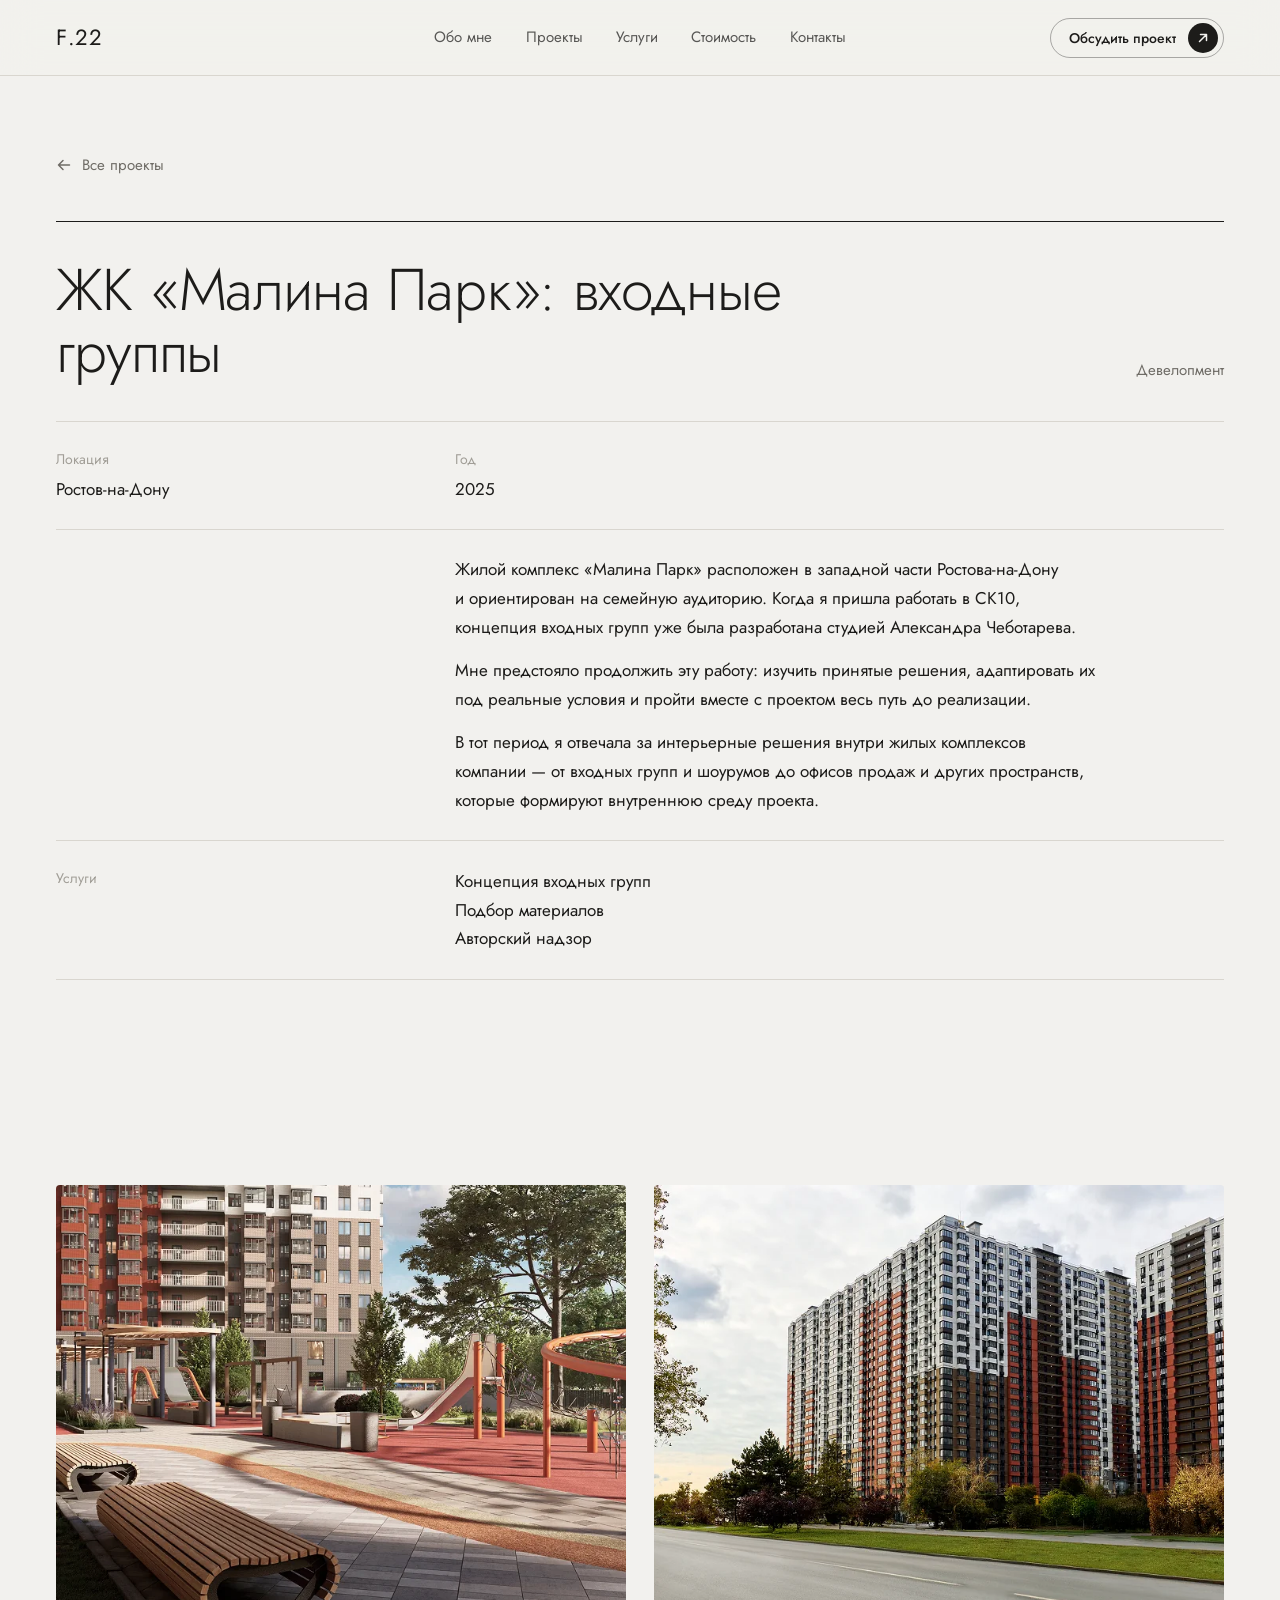
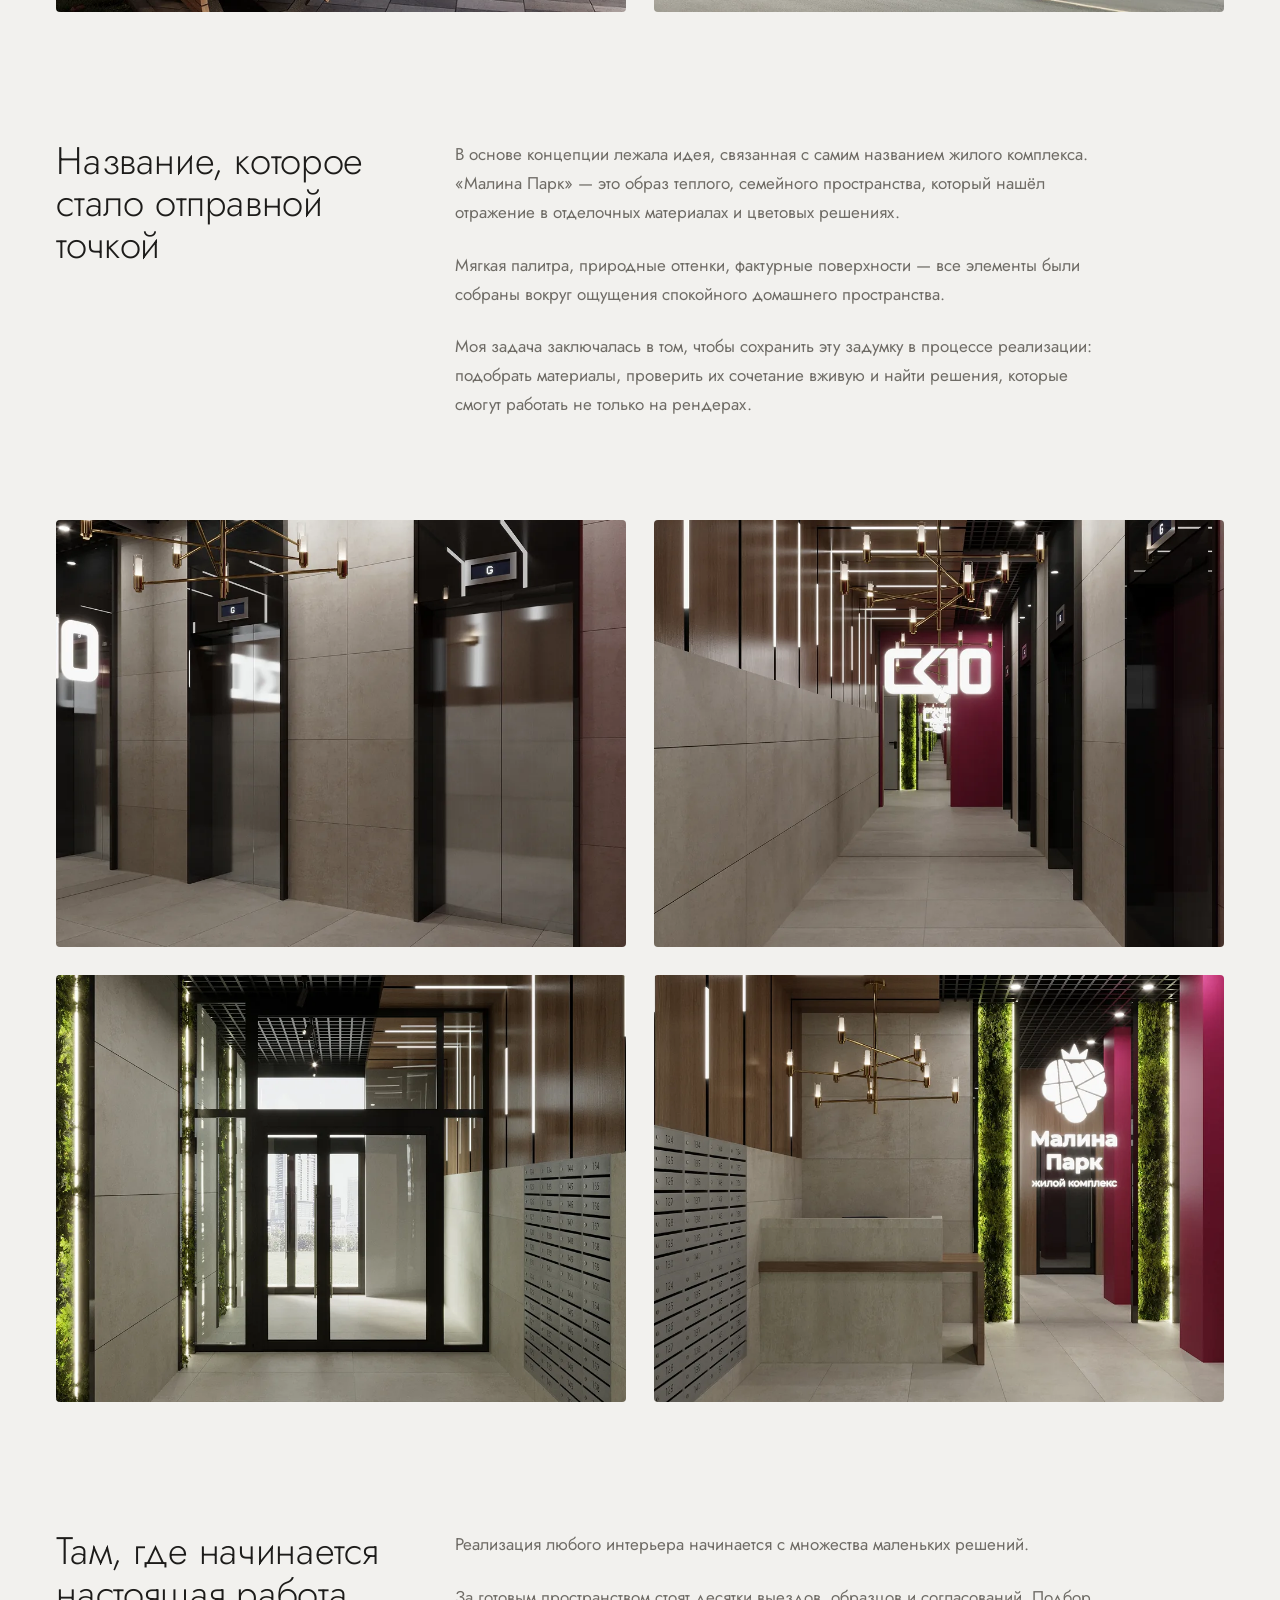
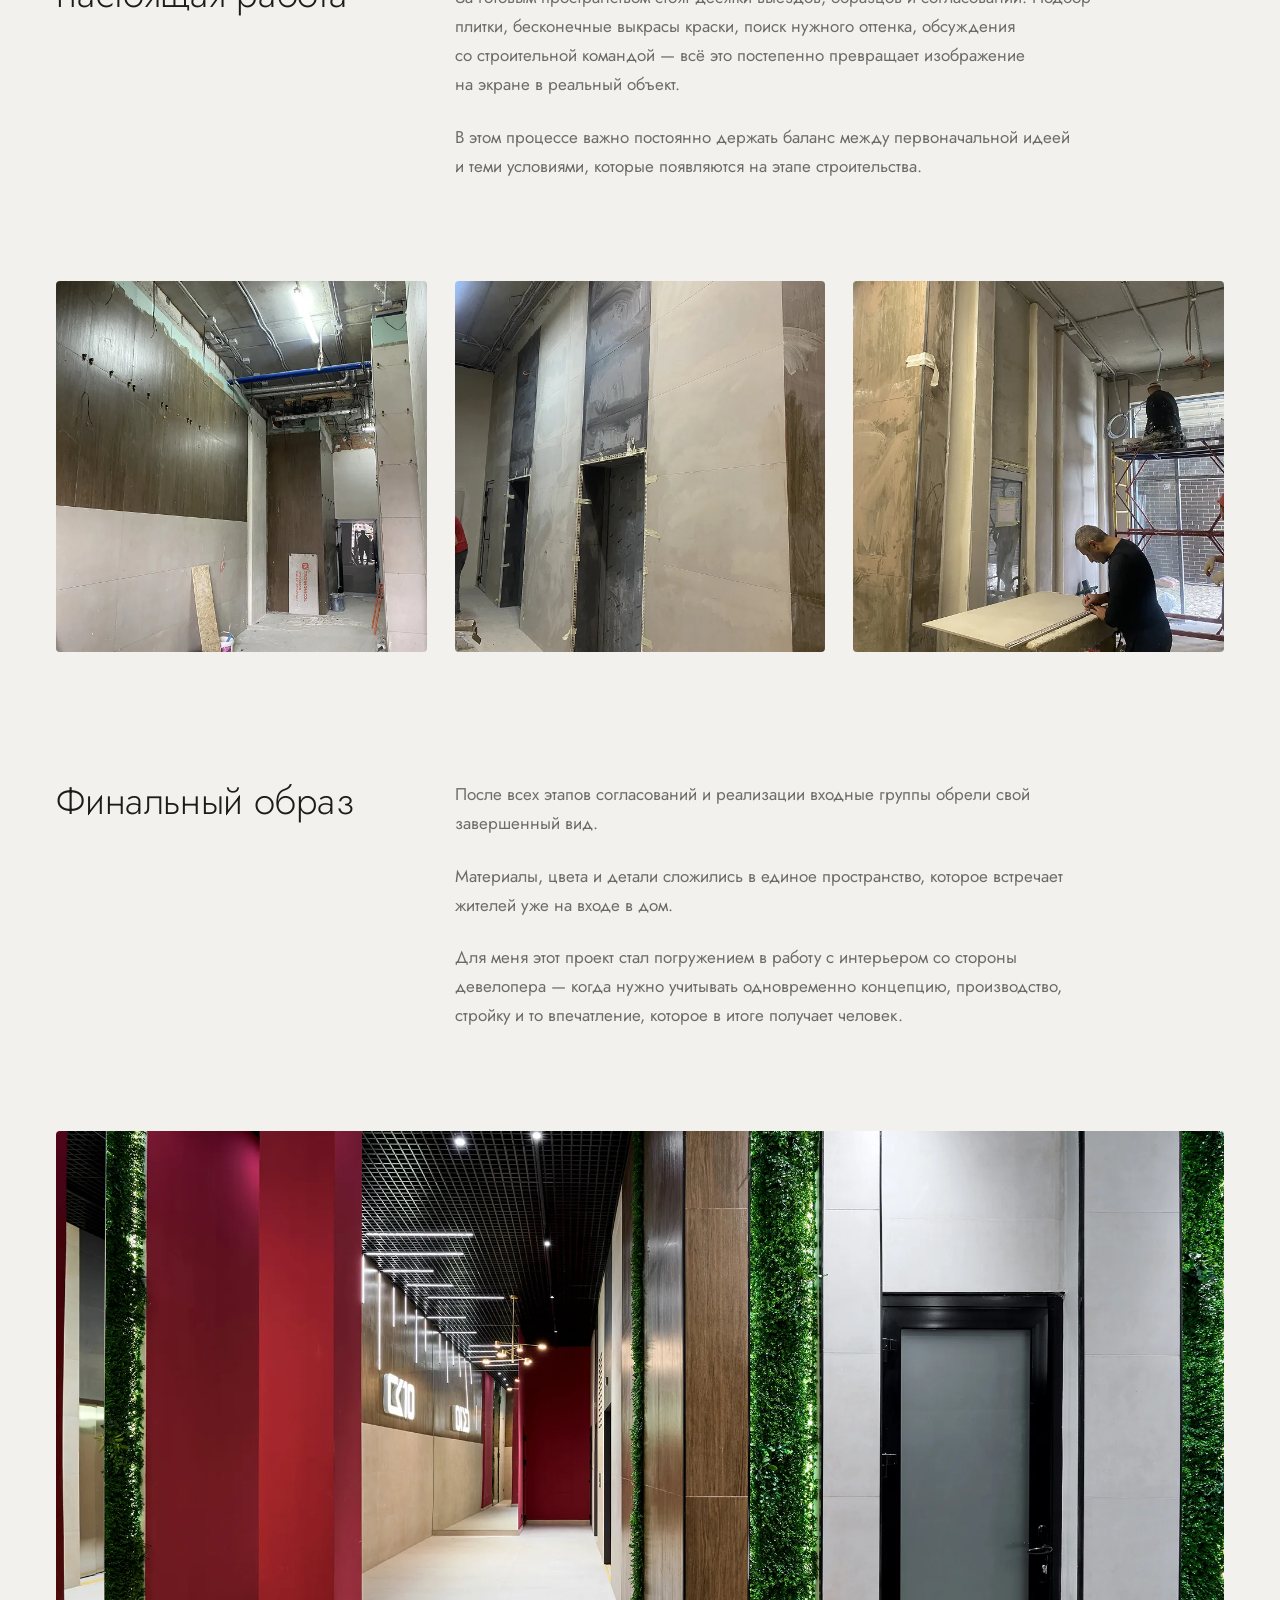
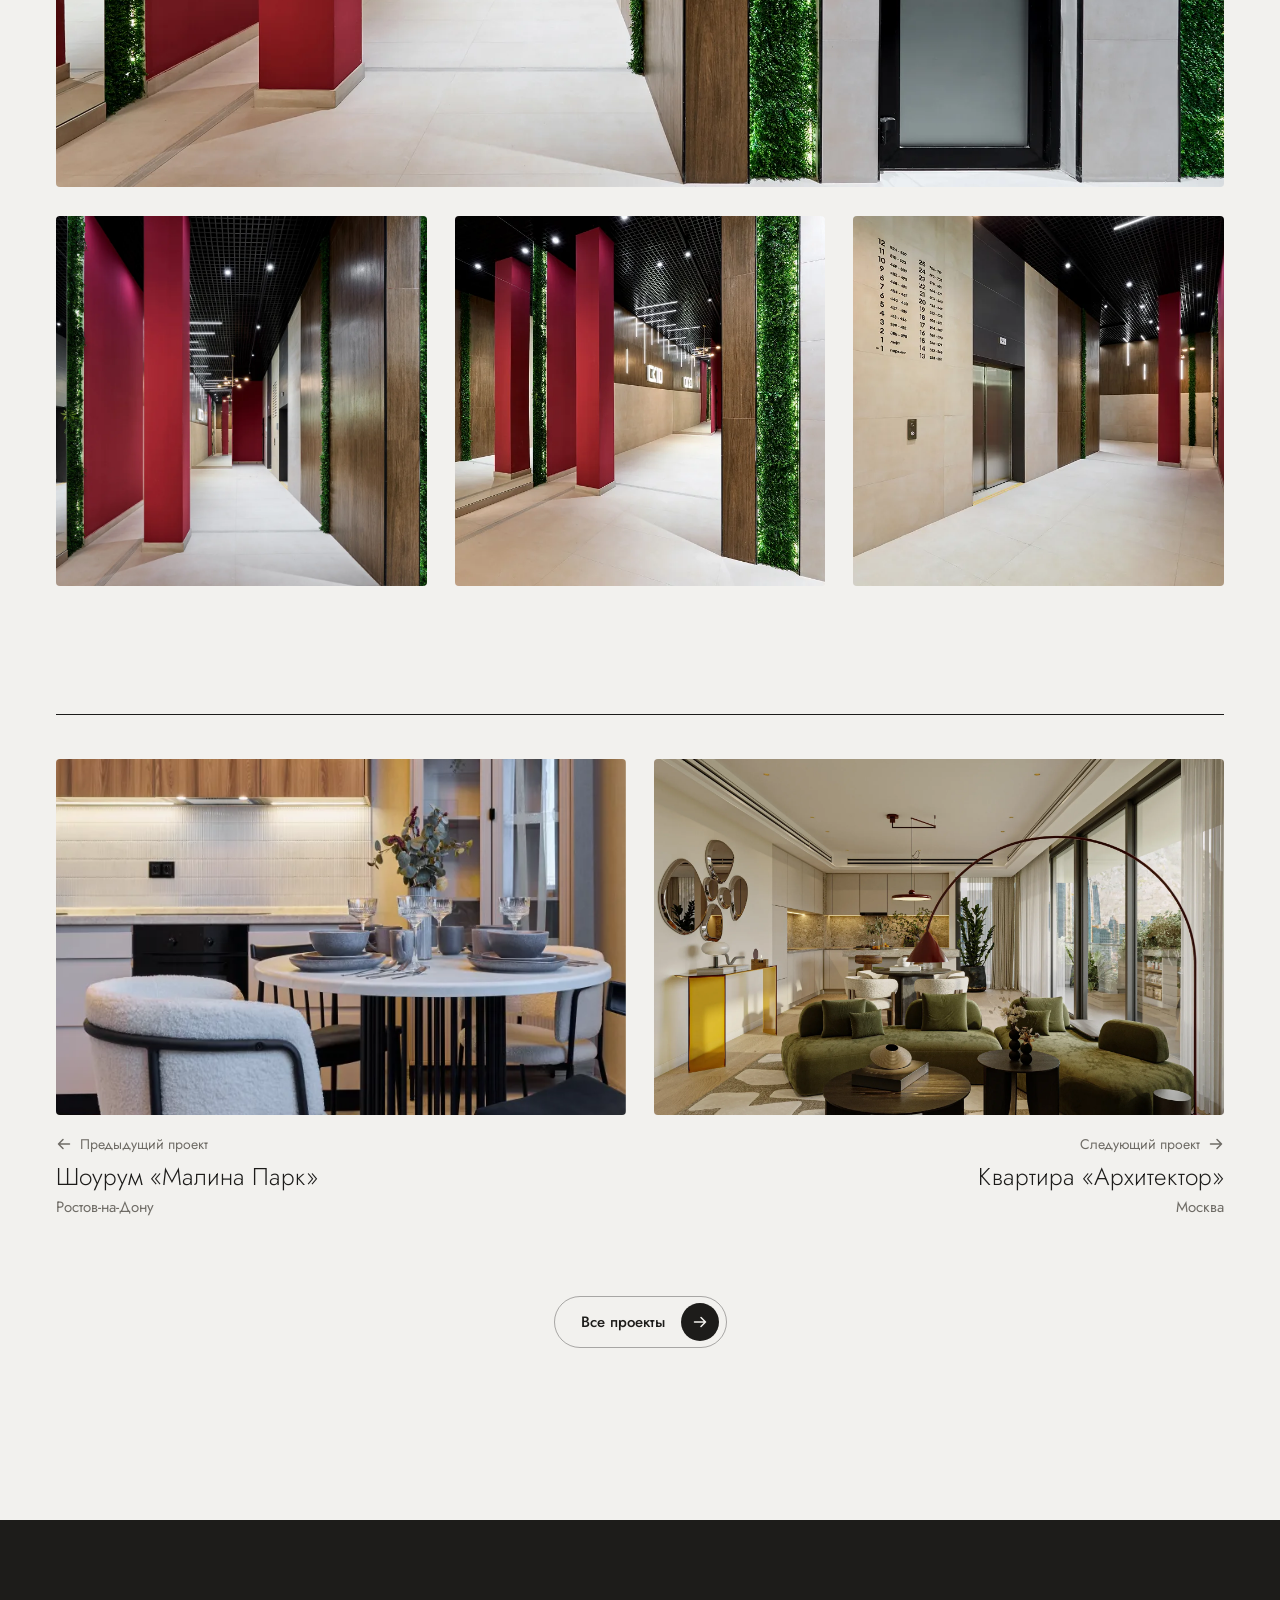
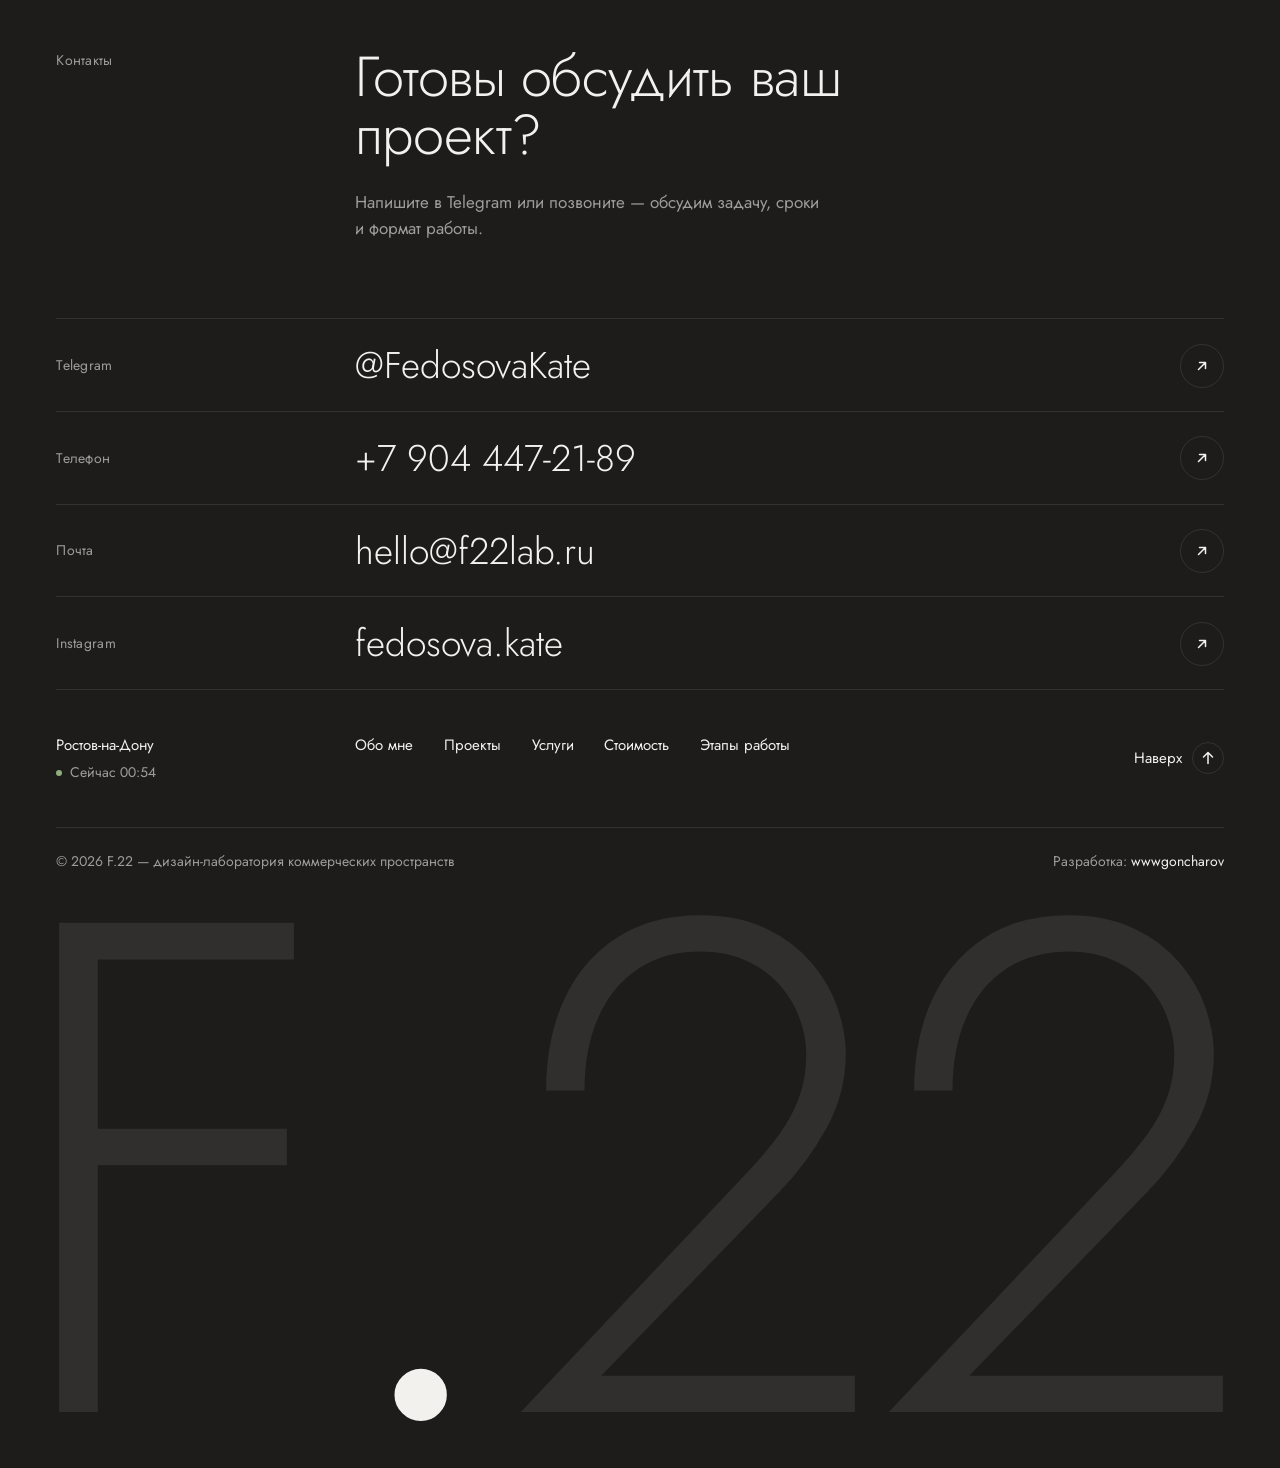
<file: projects/entrance-malina-park/index.html>
<!doctype html>
<html lang="ru">
<head>
<meta charset="UTF-8" />
<meta name="viewport" content="width=device-width, initial-scale=1" />
<link rel="icon" href="/favicon.ico" sizes="32x32" />
<link rel="icon" href="/favicon.svg" type="image/svg+xml" />
<link rel="apple-touch-icon" href="/apple-touch-icon.png" />
<link rel="manifest" href="/site.webmanifest" />
<title>ЖК «Малина Парк»: входные группы — F.22</title>
<meta name="description" content="Как интерьерная концепция входных групп ЖК «Малина Парк» прошла путь от идеи до реализации." />
<!-- превью ссылки в мессенджерах и соцсетях -->
<meta property="og:type" content="website" />
<meta property="og:site_name" content="F.22" />
<meta property="og:locale" content="ru_RU" />
<meta property="og:title" content="ЖК «Малина Парк»: входные группы — F.22" />
<meta property="og:description" content="Как интерьерная концепция входных групп ЖК «Малина Парк» прошла путь от идеи до реализации." />
<meta property="og:url" content="https://f-22.ru/projects/entrance-malina-park/" />
<meta property="og:image" content="https://f-22.ru/og-image.jpg?v=1" />
<meta property="og:image:width" content="1200" />
<meta property="og:image:height" content="630" />
<meta property="og:image:alt" content="F.22 — дизайн-лаборатория коммерческих пространств" />
<meta name="twitter:card" content="summary_large_image" />
<meta name="twitter:image" content="https://f-22.ru/og-image.jpg?v=1" />
<script>(function(d){d.classList.add('js');var s;try{s=sessionStorage.getItem('f22-seen')}catch(e){}if(!s&&!matchMedia('(prefers-reduced-motion: reduce)').matches)d.classList.add('has-preloader');setTimeout(function(){d.classList.remove('has-preloader');d.classList.add('is-ready')},5000)})(document.documentElement);</script>
<link rel="preconnect" href="https://fonts.googleapis.com">
<link rel="preconnect" href="https://fonts.gstatic.com" crossorigin>
<link href="https://fonts.googleapis.com/css2?family=Jost:wght@300;400;500&display=swap" rel="stylesheet">
<link rel="stylesheet" href="../../styles.css?v=20261110-1" />
<link rel="preload" as="image" href="../../images/entrance-malina-park/entrance-malina-park-01.webp" fetchpriority="high" />
</head>
<body>
<div class="preloader" aria-hidden="true"><div class="preloader__inner"><div class="preloader__mark"><span>F</span><span>.</span><span>2</span><span>2</span></div><div class="preloader__bar"><span class="preloader__line"><i></i></span><span class="preloader__count">00</span></div></div></div>

  <header class="site-header" id="siteHeader">
    <a href="../../" class="site-header__logo" aria-label="F.22 — на главную">F<i>.</i>22</a>
    <nav class="site-header__nav" aria-label="Разделы">
      <a href="../../#about" class="hover-line">Обо мне</a>
      <a href="../../#projects" class="hover-line">Проекты</a>
      <a href="../../#services" class="hover-line">Услуги</a>
      <a href="../../price/" class="hover-line">Стоимость</a>
      <a href="../../#contacts" class="hover-line">Контакты</a>
    </nav>
    <a href="https://t.me/FedosovaKate" class="btn btn--small btn--outline site-header__cta has-arrow" target="_blank" rel="noopener"><span class="btn__label"><span data-text="Обсудить проект">Обсудить проект</span></span><span class="btn__icon"><span class="arrow arrow--out"><svg viewBox="0 0 16 16" aria-hidden="true"><path d="M4.5 11.5l7-7M5.5 4.5h6v6"/></svg><svg viewBox="0 0 16 16" aria-hidden="true"><path d="M4.5 11.5l7-7M5.5 4.5h6v6"/></svg></span></span></a>
    <span class="site-header__progress" aria-hidden="true"></span>
  </header>

  <main id="top">

    <header class="project-hero">
      <div class="container">
        <a href="../../#projects" class="project-back has-arrow"><span class="arrow arrow--left"><svg viewBox="0 0 16 16" aria-hidden="true"><path d="M13.5 8h-11M7 3.5 2.5 8 7 12.5"/></svg><svg viewBox="0 0 16 16" aria-hidden="true"><path d="M13.5 8h-11M7 3.5 2.5 8 7 12.5"/></svg></span><span class="hover-line">Все проекты</span></a>
        <div class="project-hero__table reveal">
          <div class="project-hero__row project-hero__row--title">
            <div class="project-hero__cell"><h1 class="project-title">ЖК «Малина Парк»: входные группы</h1></div>
            <div class="project-hero__cell"><p class="project-hero__tag">Девелопмент</p></div>
          </div>
          <div class="project-hero__row reveal">
            <div class="project-hero__cell">
              <p class="meta-label">Локация</p>
              <p class="meta-value"><span class="nowrap">Ростов-на-Дону</span></p>
            </div>
            <div class="project-hero__cell">
              <p class="meta-label">Год</p>
              <p class="meta-value">2025</p>
            </div>
          </div>
          <div class="project-hero__row reveal">
            <div class="project-hero__cell"></div>
            <div class="project-hero__cell project-hero__cell--description">
            <p class="project-text">Жилой комплекс «Малина Парк» расположен в западной части <span class="nowrap">Ростова-на-Дону</span> и ориентирован на семейную аудиторию. Когда я пришла работать в СК10, концепция входных групп уже была разработана студией Александра Чеботарева.</p>
            <p class="project-text">Мне предстояло продолжить эту работу: изучить принятые решения, адаптировать их под реальные условия и пройти вместе с проектом весь путь до реализации.</p>
            <p class="project-text">В тот период я отвечала за интерьерные решения внутри жилых комплексов компании — от входных групп и шоурумов до офисов продаж и других пространств, которые формируют внутреннюю среду проекта.</p>
            </div>
          </div>
          <div class="project-hero__row reveal">
            <div class="project-hero__cell">
              <p class="meta-label">Услуги</p>
            </div>
            <div class="project-hero__cell">
              <ul class="meta-list">
              <li>Концепция входных групп</li>
              <li>Подбор материалов</li>
              <li>Авторский надзор</li>
              </ul>
            </div>
          </div>
        </div>
      </div>
    </header>
    <section class="section" data-reveal-group>
      <div class="container">
        <div class="project-gallery">
          <div class="gallery-item gallery-item--half reveal"><img src="../../images/entrance-malina-park/entrance-malina-park-01.webp" alt="Входные группы «Малина Парк», фото 1" loading="eager" fetchpriority="high" decoding="async" /></div>
          <div class="gallery-item gallery-item--half reveal"><img src="../../images/entrance-malina-park/entrance-malina-park-02.webp" alt="Входные группы «Малина Парк», фото 2" loading="lazy" decoding="async" /></div>
        </div>
      </div>
    </section>
    <section class="section chapter" data-reveal-group>
      <div class="container">
        <div class="project-intro-head reveal">
          <h2>Название, которое стало отправной точкой</h2>
        </div>
        <p class="project-text reveal">В основе концепции лежала идея, связанная с самим названием жилого комплекса. «Малина Парк» — это образ теплого, семейного пространства, который нашёл отражение в отделочных материалах и цветовых решениях.</p>
        <p class="project-text reveal">Мягкая палитра, природные оттенки, фактурные поверхности — все элементы были собраны вокруг ощущения спокойного домашнего пространства.</p>
        <p class="project-text reveal">Моя задача заключалась в том, чтобы сохранить эту задумку в процессе реализации: подобрать материалы, проверить их сочетание вживую и найти решения, которые смогут работать не только на рендерах.</p>
        <div class="project-gallery">
          <div class="gallery-item gallery-item--half reveal"><img src="../../images/entrance-malina-park/entrance-malina-park-03.webp" alt="Входные группы «Малина Парк», фото 3" loading="lazy" decoding="async" /></div>
          <div class="gallery-item gallery-item--half reveal"><img src="../../images/entrance-malina-park/entrance-malina-park-04.webp" alt="Входные группы «Малина Парк», фото 4" loading="lazy" decoding="async" /></div>
          <div class="gallery-item gallery-item--half reveal"><img src="../../images/entrance-malina-park/entrance-malina-park-05.webp" alt="Входные группы «Малина Парк», фото 5" loading="lazy" decoding="async" /></div>
          <div class="gallery-item gallery-item--half reveal"><img src="../../images/entrance-malina-park/entrance-malina-park-06.webp" alt="Входные группы «Малина Парк», фото 6" loading="lazy" decoding="async" /></div>
        </div>
      </div>
    </section>
    <section class="section chapter" data-reveal-group>
      <div class="container">
        <div class="project-intro-head reveal">
          <h2>Там, где начинается настоящая работа</h2>
        </div>
        <p class="project-text reveal">Реализация любого интерьера начинается с множества маленьких решений.</p>
        <p class="project-text reveal">За готовым пространством стоят десятки выездов, образцов и согласований. Подбор плитки, бесконечные выкрасы краски, поиск нужного оттенка, обсуждения со строительной командой — всё это постепенно превращает изображение на экране в реальный объект.</p>
        <p class="project-text reveal">В этом процессе важно постоянно держать баланс между первоначальной идеей и теми условиями, которые появляются на этапе строительства.</p>
        <div class="project-gallery">
          <div class="gallery-item gallery-item--third reveal"><img src="../../images/entrance-malina-park/entrance-malina-park-07.webp" alt="Входные группы «Малина Парк», фото 7" loading="lazy" decoding="async" /></div>
          <div class="gallery-item gallery-item--third reveal"><img src="../../images/entrance-malina-park/entrance-malina-park-08.webp" alt="Входные группы «Малина Парк», фото 8" loading="lazy" decoding="async" /></div>
          <div class="gallery-item gallery-item--third reveal"><img src="../../images/entrance-malina-park/entrance-malina-park-09.webp" alt="Входные группы «Малина Парк», фото 9" loading="lazy" decoding="async" /></div>
        </div>
      </div>
    </section>
    <section class="section chapter" data-reveal-group>
      <div class="container">
        <div class="project-intro-head reveal">
          <h2>Финальный образ</h2>
        </div>
        <p class="project-text reveal">После всех этапов согласований и реализации входные группы обрели свой завершенный вид.</p>
        <p class="project-text reveal">Материалы, цвета и детали сложились в единое пространство, которое встречает жителей уже на входе в дом.</p>
        <p class="project-text reveal">Для меня этот проект стал погружением в работу с интерьером со стороны девелопера — когда нужно учитывать одновременно концепцию, производство, стройку и то впечатление, которое в итоге получает человек.</p>
        <div class="project-gallery">
          <div class="gallery-item gallery-item--full reveal"><img src="../../images/entrance-malina-park/entrance-malina-park-10.webp" alt="Входные группы «Малина Парк», фото 10" loading="lazy" decoding="async" /></div>
          <div class="gallery-item gallery-item--third reveal"><img src="../../images/entrance-malina-park/entrance-malina-park-11.webp" alt="Входные группы «Малина Парк», фото 11" loading="lazy" decoding="async" /></div>
          <div class="gallery-item gallery-item--third reveal"><img src="../../images/entrance-malina-park/entrance-malina-park-12.webp" alt="Входные группы «Малина Парк», фото 12" loading="lazy" decoding="async" /></div>
          <div class="gallery-item gallery-item--third reveal"><img src="../../images/entrance-malina-park/entrance-malina-park-13.webp" alt="Входные группы «Малина Парк», фото 13" loading="lazy" decoding="async" /></div>
        </div>
      </div>
    </section>
    <section class="section" style="padding-top:0;">
      <div class="container">
        <div class="project-siblings reveal">
          <a href="../showroom-malina-park/" class="project-sibling project-sibling--prev has-arrow">
            <div class="project-sibling__image"><img src="../../images/home/2ZYSMY14TABPABFVN132NM559C.webp" alt="Шоурум «Малина Парк»" loading="lazy" decoding="async" /></div>
            <div class="project-sibling__meta">
              <div>
                <p class="project-sibling__label"><span class="arrow arrow--left"><svg viewBox="0 0 16 16" aria-hidden="true"><path d="M13.5 8h-11M7 3.5 2.5 8 7 12.5"/></svg><svg viewBox="0 0 16 16" aria-hidden="true"><path d="M13.5 8h-11M7 3.5 2.5 8 7 12.5"/></svg></span>Предыдущий проект</p>
                <p class="project-sibling__title">Шоурум «Малина Парк»</p>
                <p class="project-sibling__location"><span class="nowrap">Ростов-на-Дону</span></p>
              </div>
            </div>
          </a>
          <a href="../apartment-arhitektor/" class="project-sibling project-sibling--next has-arrow">
            <div class="project-sibling__image"><img src="../../images/home/28259677558R3R0J8AFCT1VQPZ.webp" alt="Квартира «Архитектор»" loading="lazy" decoding="async" /></div>
            <div class="project-sibling__meta">
              <div>
                <p class="project-sibling__label">Следующий проект<span class="arrow arrow--right"><svg viewBox="0 0 16 16" aria-hidden="true"><path d="M2.5 8h11M9 3.5 13.5 8 9 12.5"/></svg><svg viewBox="0 0 16 16" aria-hidden="true"><path d="M2.5 8h11M9 3.5 13.5 8 9 12.5"/></svg></span></p>
                <p class="project-sibling__title">Квартира «Архитектор»</p>
                <p class="project-sibling__location">Москва</p>
              </div>
            </div>
          </a>
        </div>
        <div class="back-to-portfolio-wrap"><a href="../../#projects" class="btn btn--outline has-arrow"><span class="btn__label"><span data-text="Все проекты">Все проекты</span></span><span class="btn__icon"><span class="arrow arrow--right"><svg viewBox="0 0 16 16" aria-hidden="true"><path d="M2.5 8h11M9 3.5 13.5 8 9 12.5"/></svg><svg viewBox="0 0 16 16" aria-hidden="true"><path d="M2.5 8h11M9 3.5 13.5 8 9 12.5"/></svg></span></span></a></div>
      </div>
    </section>

  </main>

  <footer class="footer footer--b" id="contacts" data-reveal-group>
    <div class="container">

      <div class="fb-head">
        <p class="fb-eyebrow reveal">Контакты</p>
        <div class="fb-head__body">
          <h2 class="footer__title reveal">Готовы обсудить ваш проект?</h2>
          <p class="fb-head__text reveal">Напишите в Telegram или позвоните — обсудим задачу, сроки и формат работы.</p>
        </div>
      </div>

      <ul class="fb-rows">
        <li class="fb-row reveal"><a href="https://t.me/FedosovaKate" target="_blank" rel="noopener" class="fb-row__link has-arrow"><span class="fb-row__label">Telegram</span><span class="fb-row__value">@FedosovaKate</span><span class="fb-row__icon"><span class="arrow arrow--out"><svg viewBox="0 0 16 16" aria-hidden="true"><path d="M4.5 11.5l7-7M5.5 4.5h6v6"/></svg><svg viewBox="0 0 16 16" aria-hidden="true"><path d="M4.5 11.5l7-7M5.5 4.5h6v6"/></svg></span></span></a></li>
        <li class="fb-row reveal"><a href="tel:+79044472189" class="fb-row__link has-arrow"><span class="fb-row__label">Телефон</span><span class="fb-row__value">+7 904 447-21-89</span><span class="fb-row__icon"><span class="arrow arrow--out"><svg viewBox="0 0 16 16" aria-hidden="true"><path d="M4.5 11.5l7-7M5.5 4.5h6v6"/></svg><svg viewBox="0 0 16 16" aria-hidden="true"><path d="M4.5 11.5l7-7M5.5 4.5h6v6"/></svg></span></a></li>
        <li class="fb-row reveal"><button type="button" class="fb-row__link copy has-arrow" data-copy="hello@f22lab.ru" aria-label="Скопировать почту hello@f22lab.ru"><span class="fb-row__label">Почта</span><span class="fb-row__value">hello@f22lab.ru</span><span class="fb-row__icon"><span class="arrow arrow--out"><svg viewBox="0 0 16 16" aria-hidden="true"><path d="M4.5 11.5l7-7M5.5 4.5h6v6"/></svg><svg viewBox="0 0 16 16" aria-hidden="true"><path d="M4.5 11.5l7-7M5.5 4.5h6v6"/></svg></span><span class="copy__toast" role="status">Почта скопирована</span></span></button></li>
        <li class="fb-row reveal"><a href="https://www.instagram.com/fedosova.kate/" target="_blank" rel="noopener" class="fb-row__link has-arrow"><span class="fb-row__label">Instagram</span><span class="fb-row__value">fedosova.kate</span><span class="fb-row__icon"><span class="arrow arrow--out"><svg viewBox="0 0 16 16" aria-hidden="true"><path d="M4.5 11.5l7-7M5.5 4.5h6v6"/></svg><svg viewBox="0 0 16 16" aria-hidden="true"><path d="M4.5 11.5l7-7M5.5 4.5h6v6"/></svg></span></span></a></li>
      </ul>

      <div class="fb-meta">
        <div class="fb-meta__city">
          <p>Ростов-на-Дону</p>
          <p class="footer__note footer__time" data-clock hidden><span class="dot" aria-hidden="true"></span>Сейчас <span data-clock-time></span></p>
        </div>
        <nav class="fb-meta__nav" aria-label="Разделы">
          <a href="../../#about" class="hover-line">Обо мне</a>
          <a href="../../#projects" class="hover-line">Проекты</a>
          <a href="../../#services" class="hover-line">Услуги</a>
          <a href="../../price/" class="hover-line">Стоимость</a>
          <a href="../../#process" class="hover-line">Этапы работы</a>
        </nav>
        <a href="#top" class="to-top has-arrow">Наверх <span class="btn__icon"><span class="arrow arrow--up"><svg viewBox="0 0 16 16" aria-hidden="true"><path d="M8 13.5v-11M3.5 7 8 2.5 12.5 7"/></svg><svg viewBox="0 0 16 16" aria-hidden="true"><path d="M8 13.5v-11M3.5 7 8 2.5 12.5 7"/></svg></span></span></a>
      </div>

      <div class="footer__bottom">
        <p>© 2026 F.22 — дизайн-лаборатория коммерческих пространств</p>
        <p>Разработка: <a href="https://t.me/wwwgoncharov" target="_blank" rel="noopener" class="hover-line">wwwgoncharov</a></p>
      </div>

      <div class="footer__mark" aria-hidden="true" data-mark>
        <span class="footer__mark-inner"><span class="ch">F</span><span class="ch ch--dot">.</span><span class="ch">2</span><span class="ch">2</span><i class="footer__mark-bl"></i></span>
      </div>

    </div>
  </footer>

  <script src="../../script.js?v=20261110-1"></script>
</body>
</html>
</file>
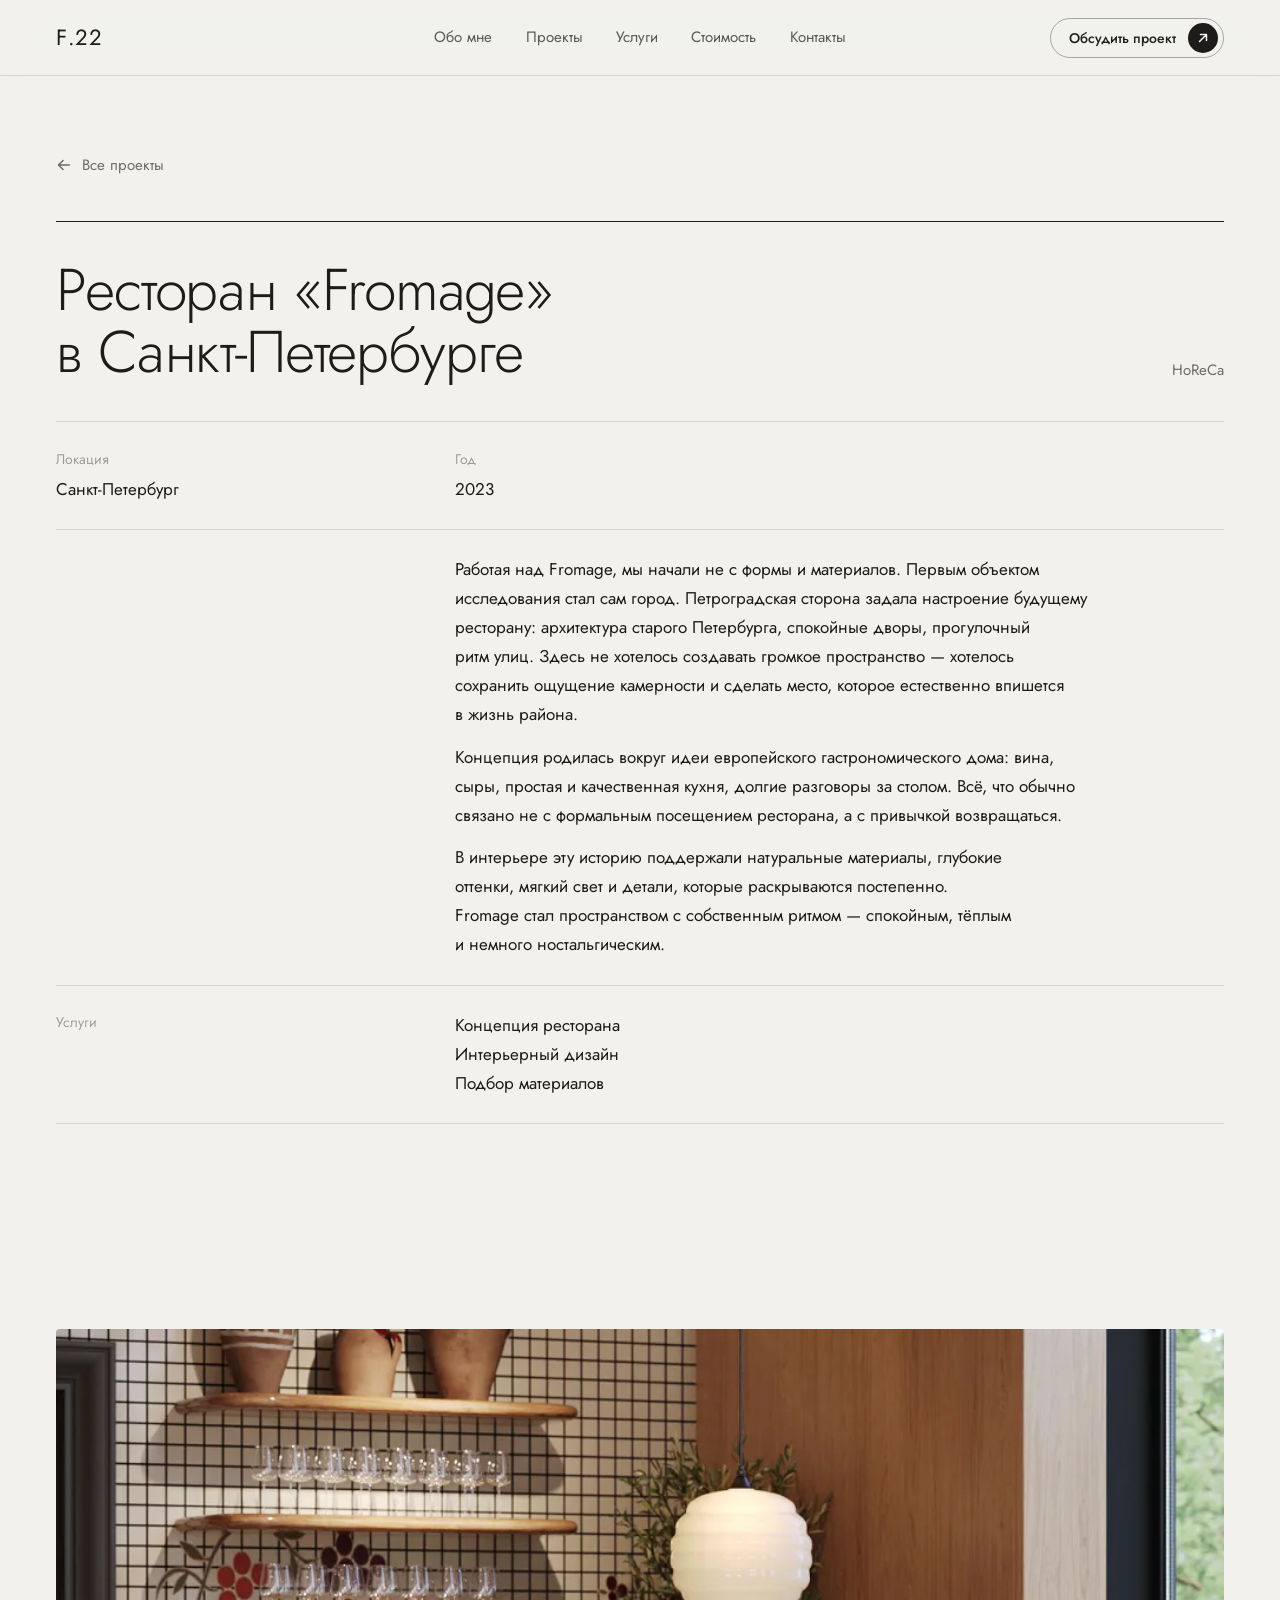
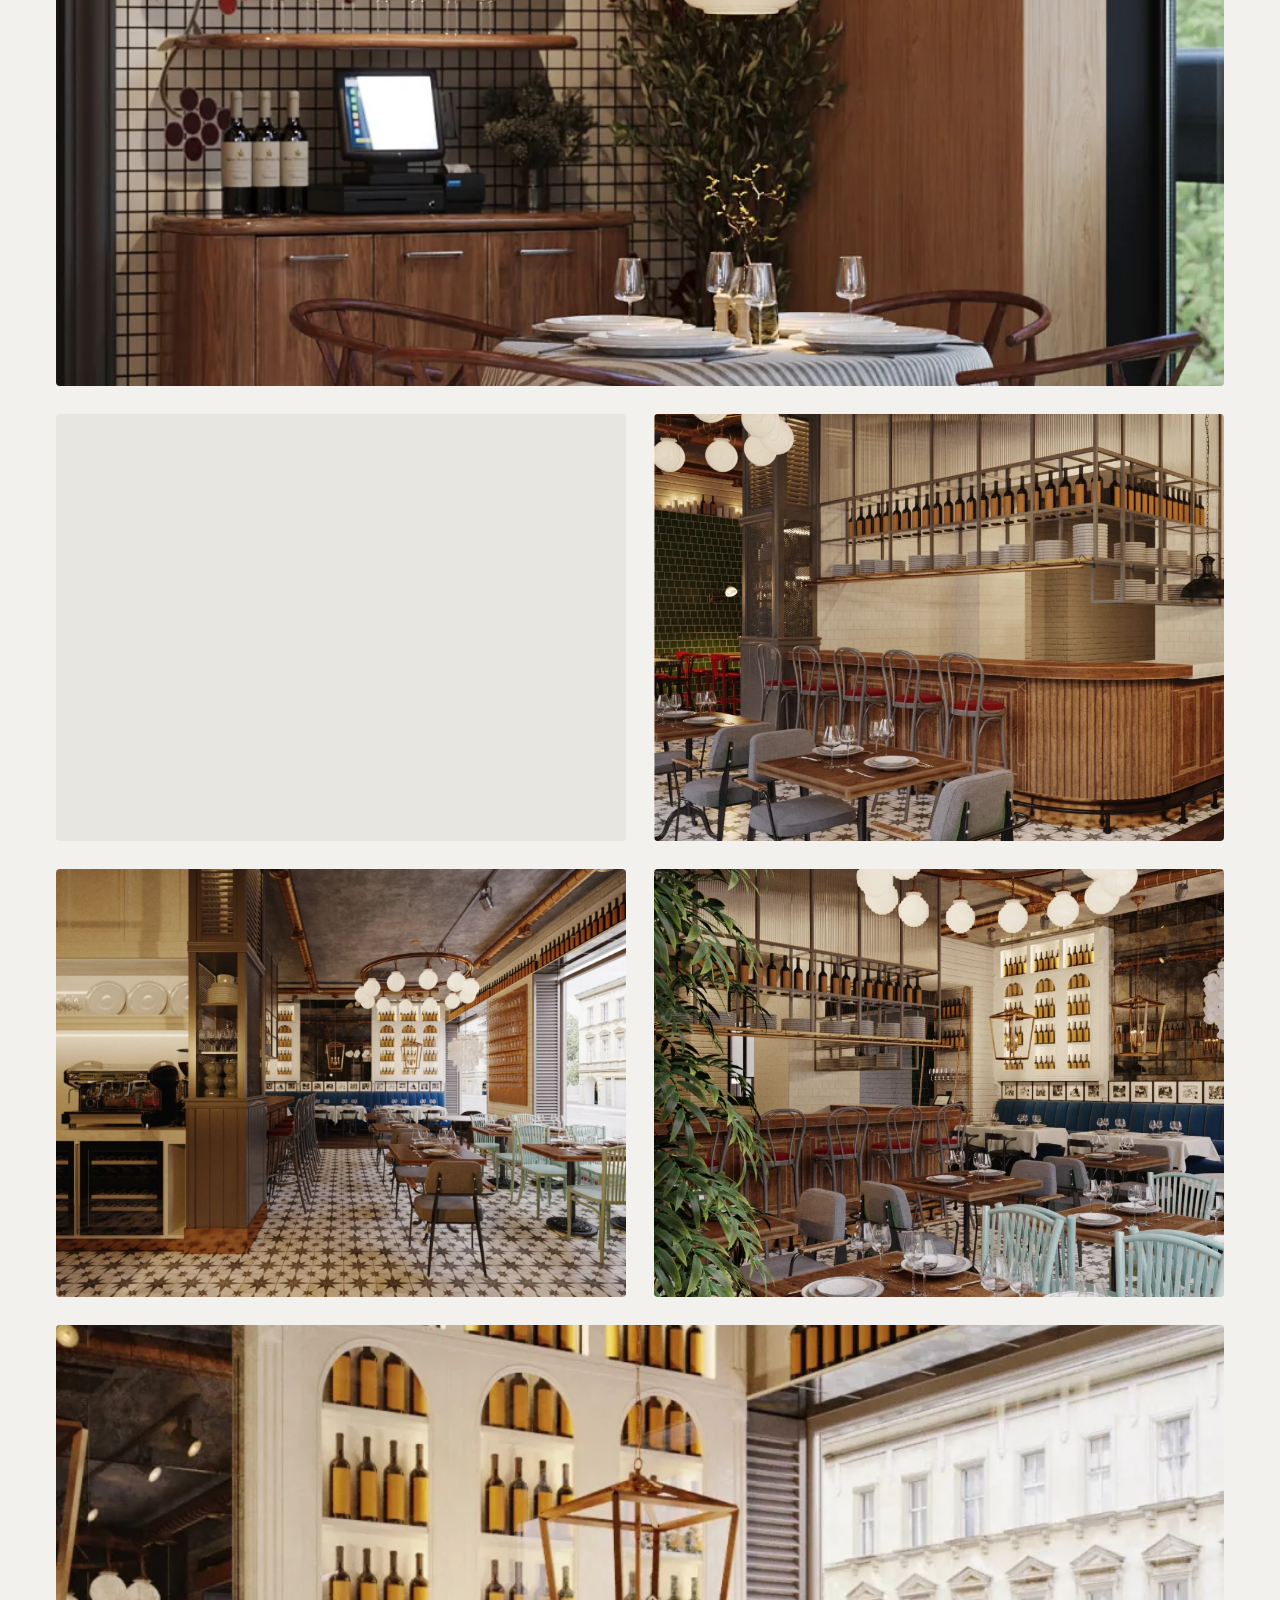
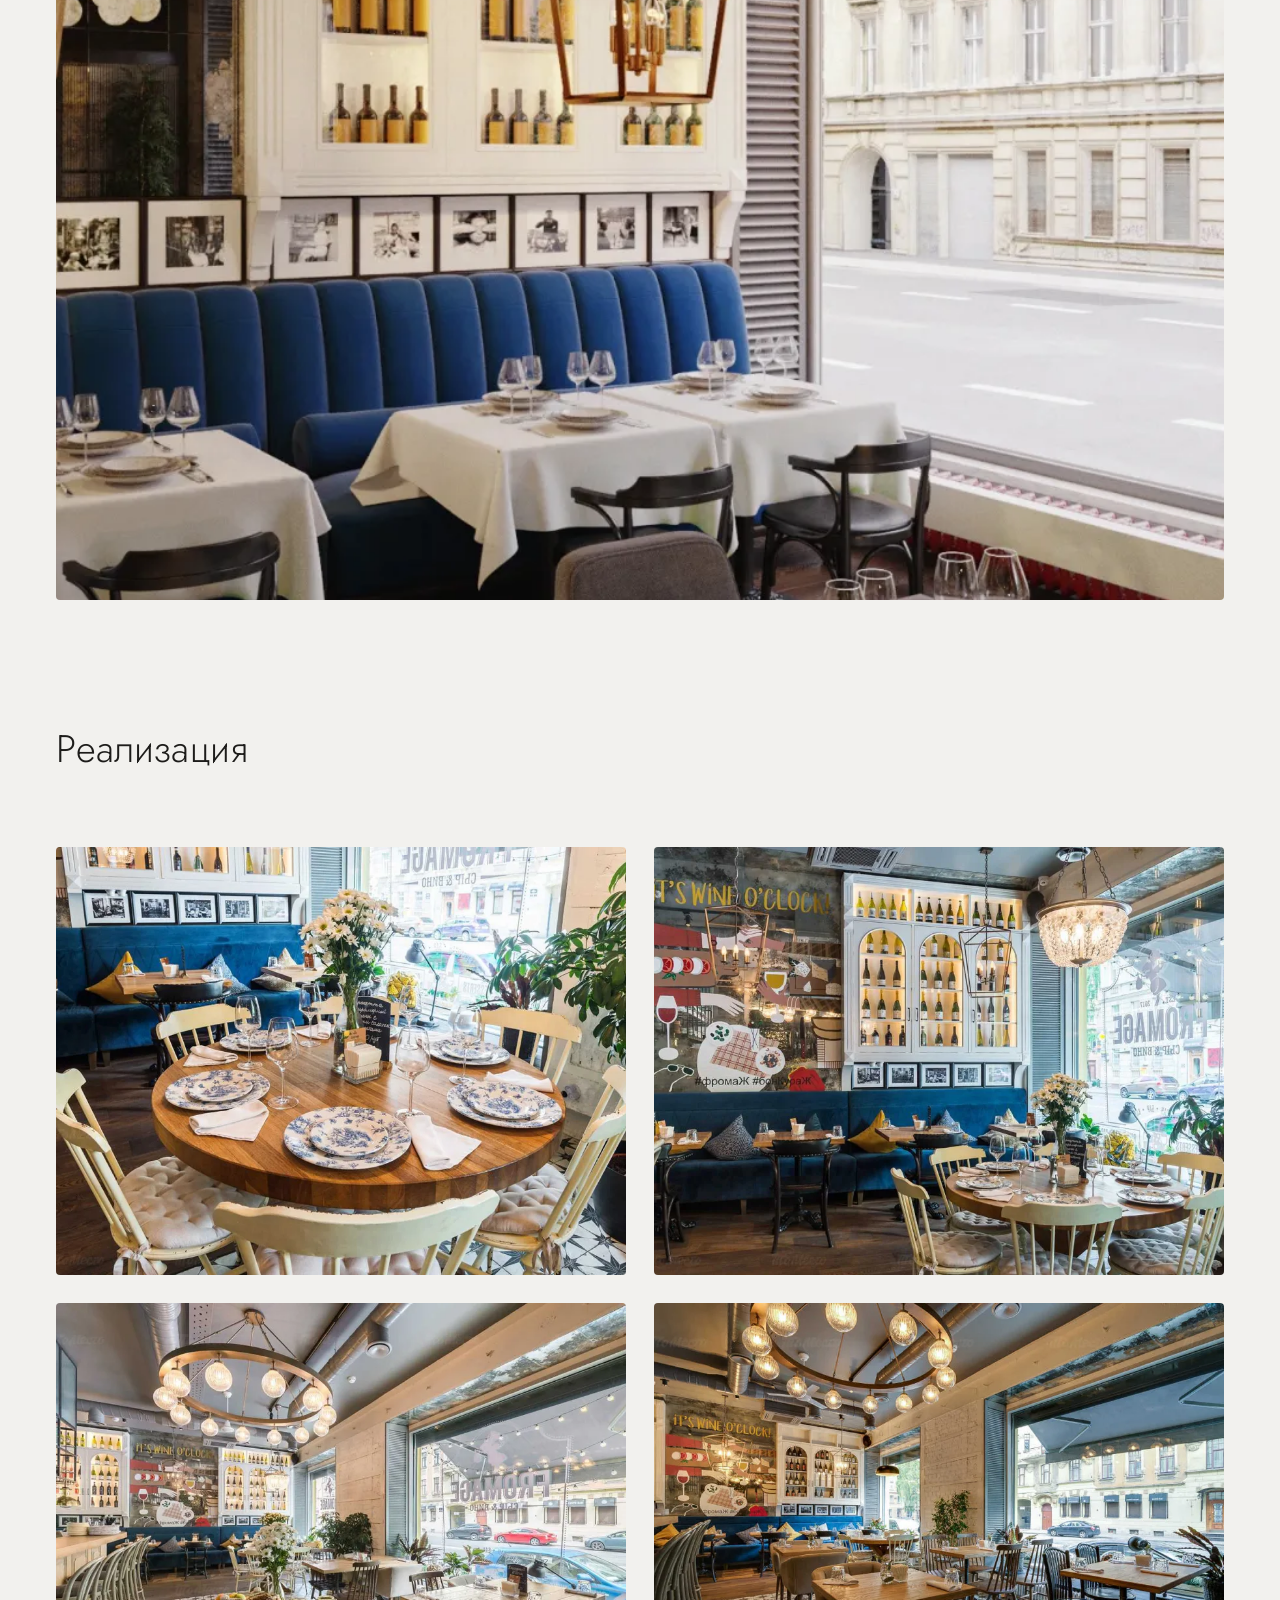
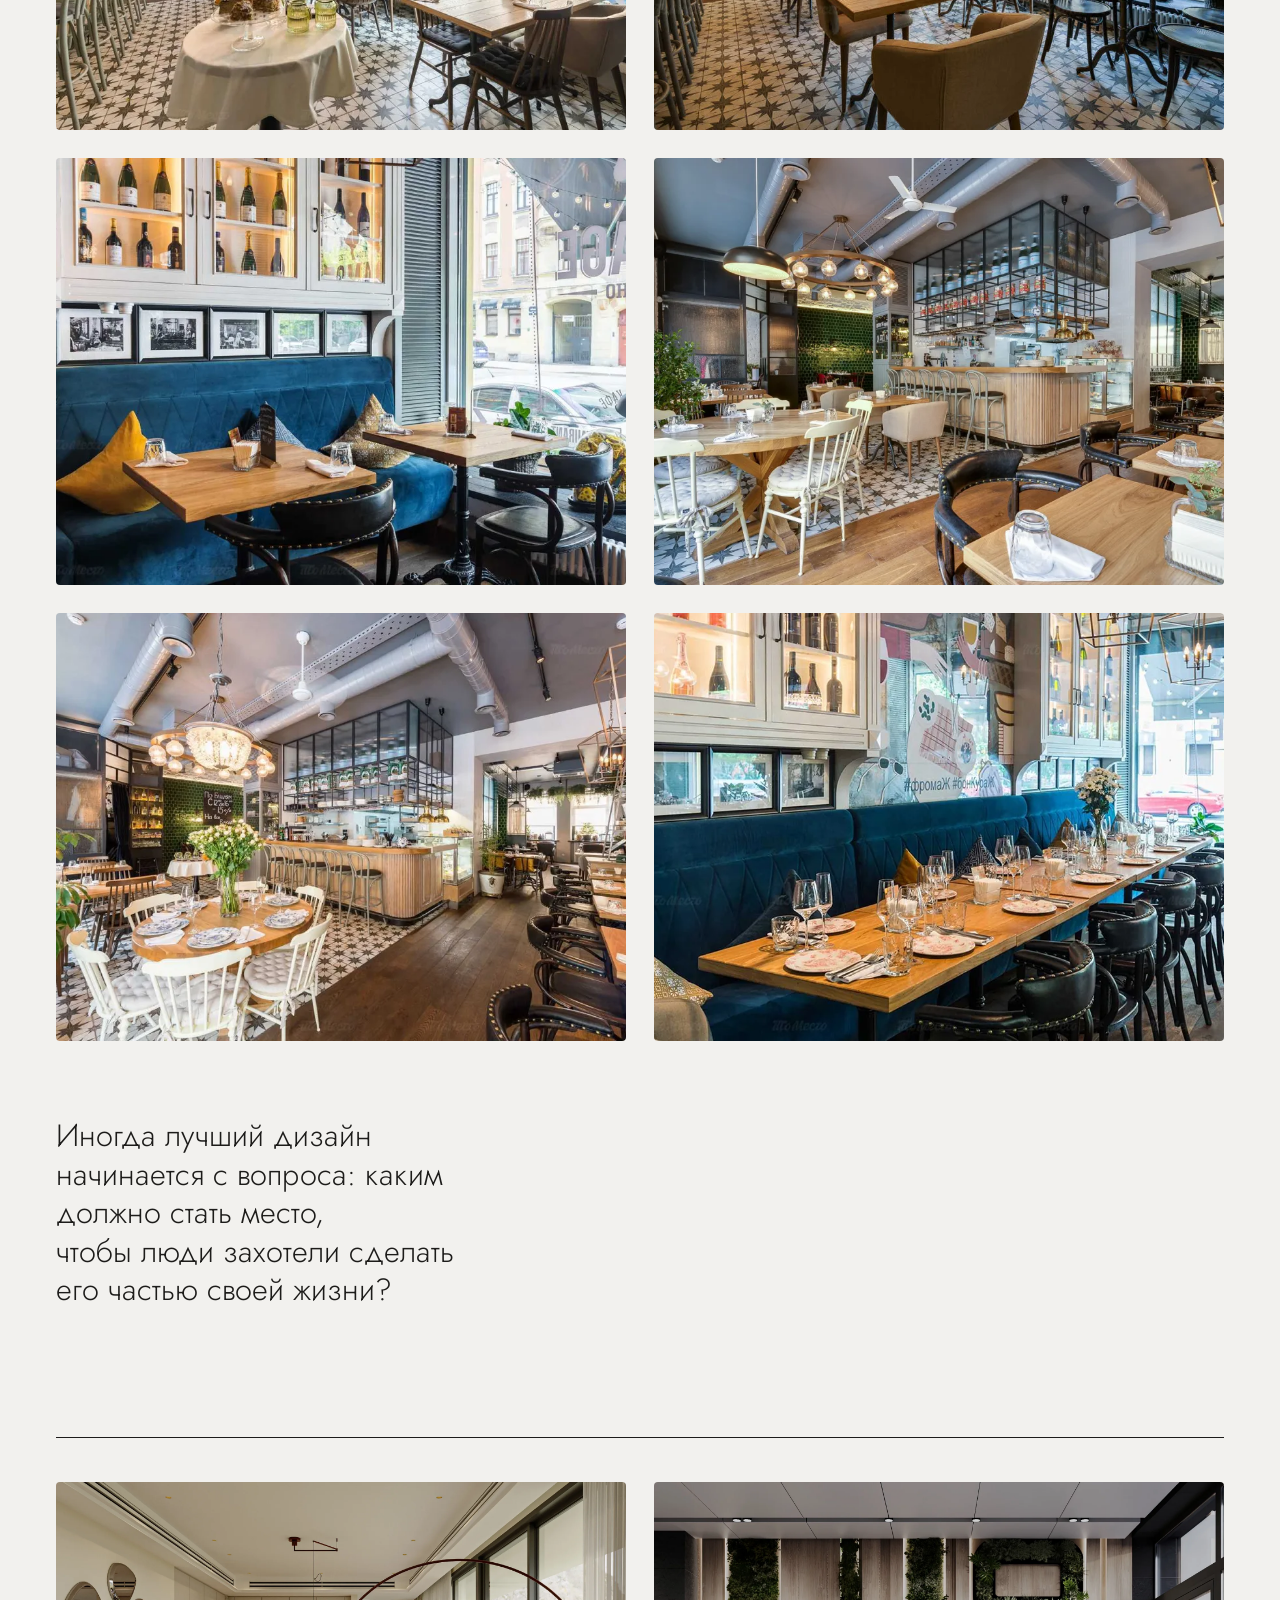
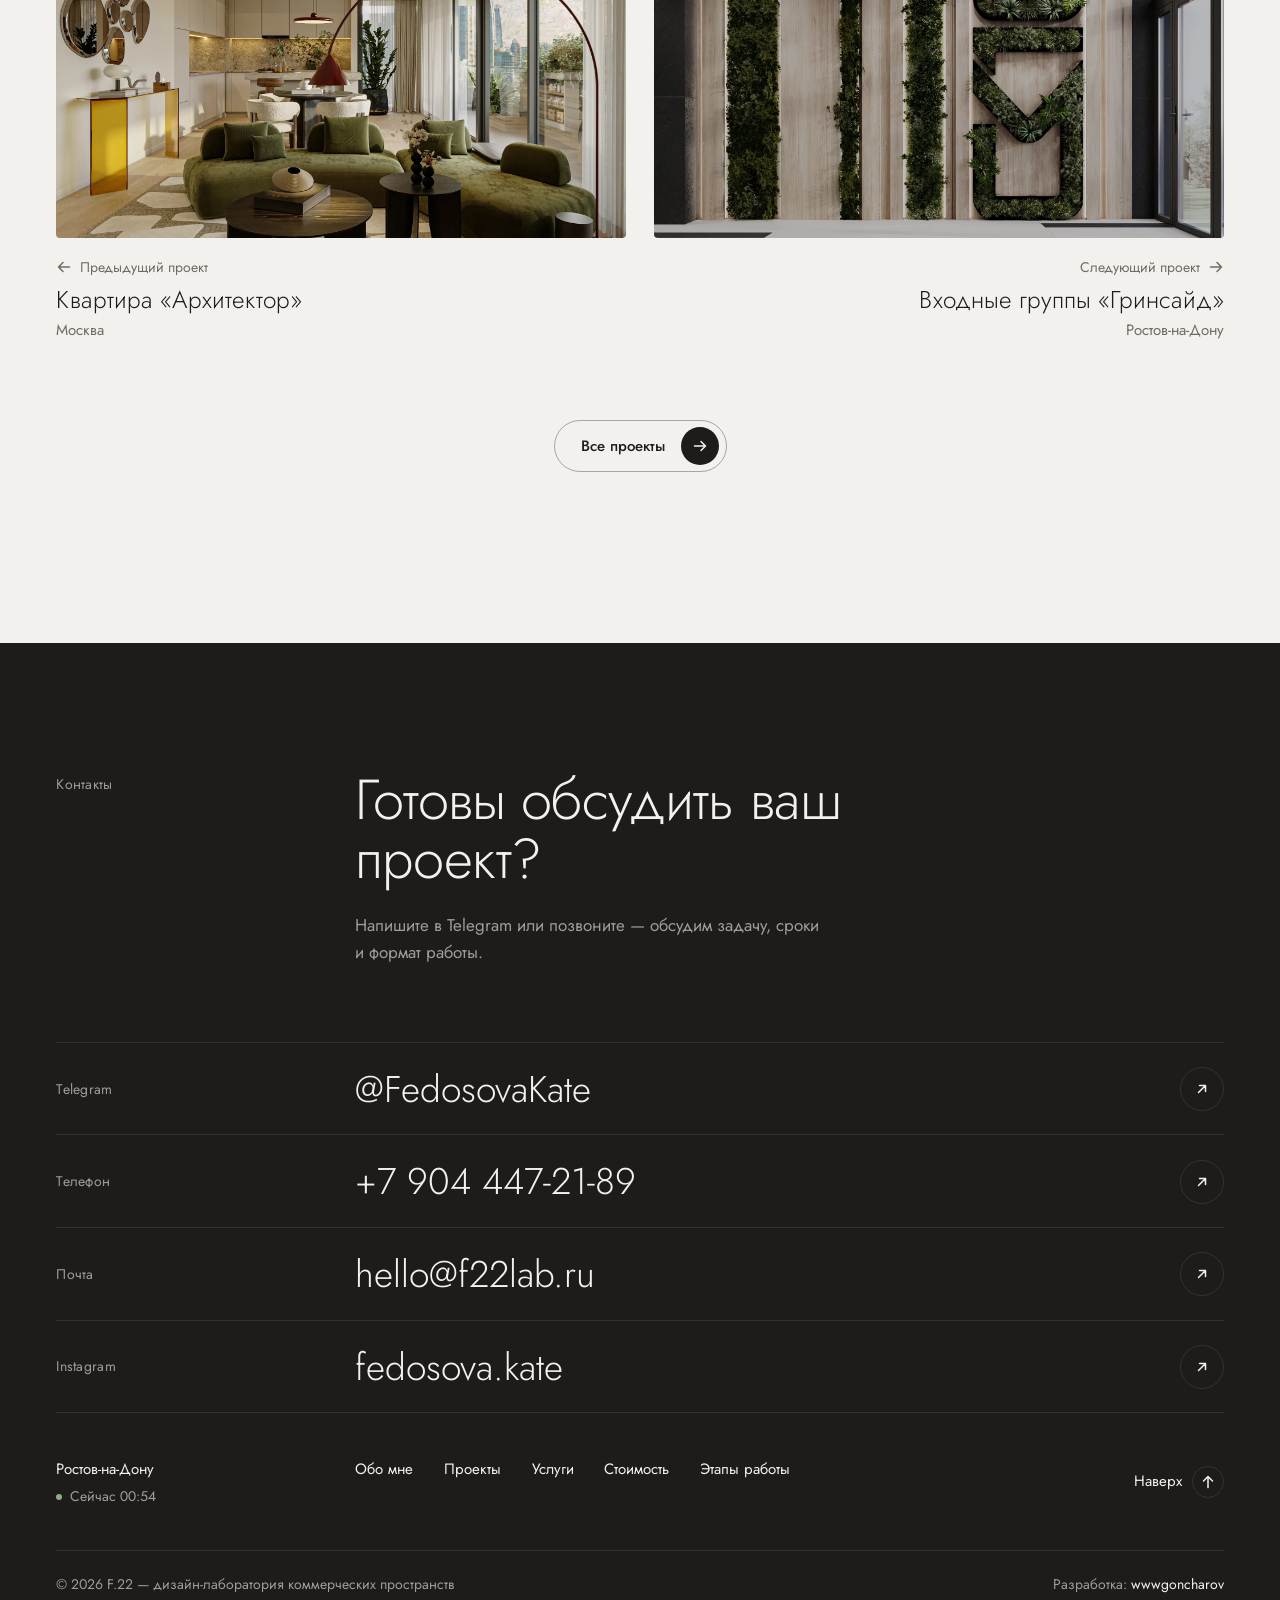
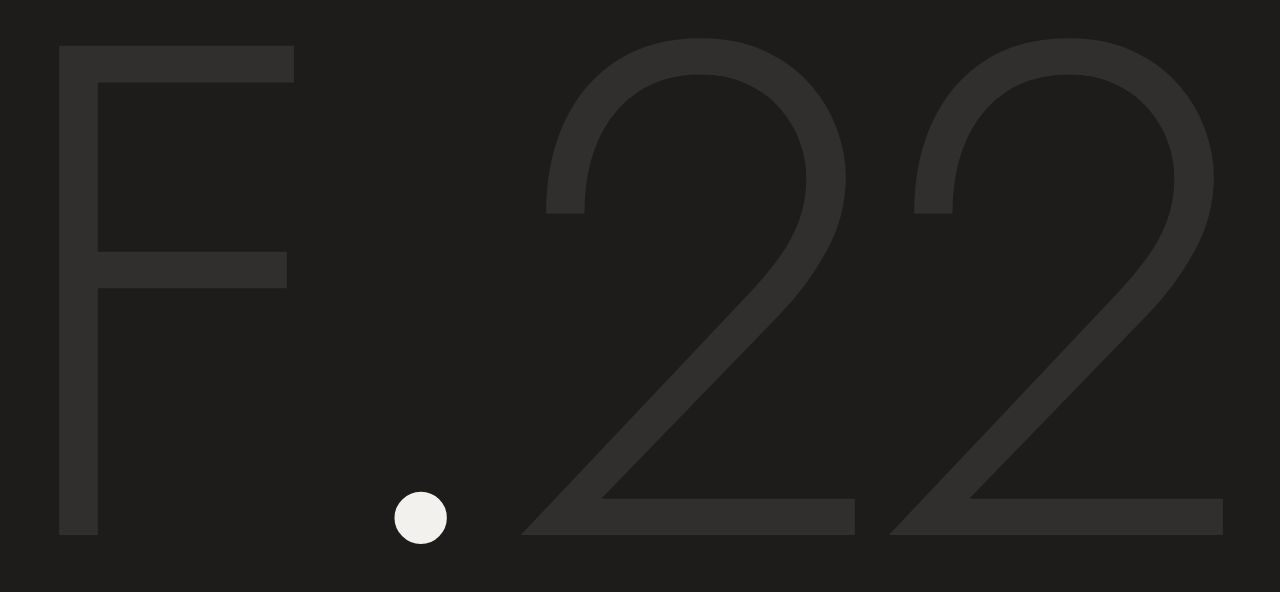
<file: projects/fromage/index.html>
<!doctype html>
<html lang="ru">
<head>
<meta charset="UTF-8" />
<meta name="viewport" content="width=device-width, initial-scale=1" />
<link rel="icon" href="/favicon.ico" sizes="32x32" />
<link rel="icon" href="/favicon.svg" type="image/svg+xml" />
<link rel="apple-touch-icon" href="/apple-touch-icon.png" />
<link rel="manifest" href="/site.webmanifest" />
<title>Ресторан «Fromage» в Санкт-Петербурге — F.22</title>
<meta name="description" content="Интерьер ресторана «Fromage» на Петроградской стороне Санкт-Петербурга — европейский гастрономический дом." />
<!-- превью ссылки в мессенджерах и соцсетях -->
<meta property="og:type" content="website" />
<meta property="og:site_name" content="F.22" />
<meta property="og:locale" content="ru_RU" />
<meta property="og:title" content="Ресторан «Fromage» в Санкт-Петербурге — F.22" />
<meta property="og:description" content="Интерьер ресторана «Fromage» на Петроградской стороне Санкт-Петербурга — европейский гастрономический дом." />
<meta property="og:url" content="https://f-22.ru/projects/fromage/" />
<meta property="og:image" content="https://f-22.ru/og-image.jpg?v=1" />
<meta property="og:image:width" content="1200" />
<meta property="og:image:height" content="630" />
<meta property="og:image:alt" content="F.22 — дизайн-лаборатория коммерческих пространств" />
<meta name="twitter:card" content="summary_large_image" />
<meta name="twitter:image" content="https://f-22.ru/og-image.jpg?v=1" />
<script>(function(d){d.classList.add('js');var s;try{s=sessionStorage.getItem('f22-seen')}catch(e){}if(!s&&!matchMedia('(prefers-reduced-motion: reduce)').matches)d.classList.add('has-preloader');setTimeout(function(){d.classList.remove('has-preloader');d.classList.add('is-ready')},5000)})(document.documentElement);</script>
<link rel="preconnect" href="https://fonts.googleapis.com">
<link rel="preconnect" href="https://fonts.gstatic.com" crossorigin>
<link href="https://fonts.googleapis.com/css2?family=Jost:wght@300;400;500&display=swap" rel="stylesheet">
<link rel="stylesheet" href="../../styles.css?v=20261110-1" />
<link rel="preload" as="image" href="../../images/fromage/fromage-01.webp" fetchpriority="high" />
</head>
<body>
<div class="preloader" aria-hidden="true"><div class="preloader__inner"><div class="preloader__mark"><span>F</span><span>.</span><span>2</span><span>2</span></div><div class="preloader__bar"><span class="preloader__line"><i></i></span><span class="preloader__count">00</span></div></div></div>

  <header class="site-header" id="siteHeader">
    <a href="../../" class="site-header__logo" aria-label="F.22 — на главную">F<i>.</i>22</a>
    <nav class="site-header__nav" aria-label="Разделы">
      <a href="../../#about" class="hover-line">Обо мне</a>
      <a href="../../#projects" class="hover-line">Проекты</a>
      <a href="../../#services" class="hover-line">Услуги</a>
      <a href="../../price/" class="hover-line">Стоимость</a>
      <a href="../../#contacts" class="hover-line">Контакты</a>
    </nav>
    <a href="https://t.me/FedosovaKate" class="btn btn--small btn--outline site-header__cta has-arrow" target="_blank" rel="noopener"><span class="btn__label"><span data-text="Обсудить проект">Обсудить проект</span></span><span class="btn__icon"><span class="arrow arrow--out"><svg viewBox="0 0 16 16" aria-hidden="true"><path d="M4.5 11.5l7-7M5.5 4.5h6v6"/></svg><svg viewBox="0 0 16 16" aria-hidden="true"><path d="M4.5 11.5l7-7M5.5 4.5h6v6"/></svg></span></span></a>
    <span class="site-header__progress" aria-hidden="true"></span>
  </header>

  <main id="top">

    <header class="project-hero">
      <div class="container">
        <a href="../../#projects" class="project-back has-arrow"><span class="arrow arrow--left"><svg viewBox="0 0 16 16" aria-hidden="true"><path d="M13.5 8h-11M7 3.5 2.5 8 7 12.5"/></svg><svg viewBox="0 0 16 16" aria-hidden="true"><path d="M13.5 8h-11M7 3.5 2.5 8 7 12.5"/></svg></span><span class="hover-line">Все проекты</span></a>
        <div class="project-hero__table reveal">
          <div class="project-hero__row project-hero__row--title">
            <div class="project-hero__cell"><h1 class="project-title">Ресторан «Fromage» в <span class="nowrap">Санкт-Петербурге</span></h1></div>
            <div class="project-hero__cell"><p class="project-hero__tag">HoReCa</p></div>
          </div>
          <div class="project-hero__row reveal">
            <div class="project-hero__cell">
              <p class="meta-label">Локация</p>
              <p class="meta-value"><span class="nowrap">Санкт-Петербург</span></p>
            </div>
            <div class="project-hero__cell">
              <p class="meta-label">Год</p>
              <p class="meta-value">2023</p>
            </div>
          </div>
          <div class="project-hero__row reveal">
            <div class="project-hero__cell"></div>
            <div class="project-hero__cell project-hero__cell--description">
            <p class="project-text">Работая над Fromage, мы начали не с формы и материалов. Первым объектом исследования стал сам город. Петроградская сторона задала настроение будущему ресторану: архитектура старого Петербурга, спокойные дворы, прогулочный ритм улиц. Здесь не хотелось создавать громкое пространство — хотелось сохранить ощущение камерности и сделать место, которое естественно впишется в жизнь района.</p>
            <p class="project-text">Концепция родилась вокруг идеи европейского гастрономического дома: вина, сыры, простая и качественная кухня, долгие разговоры за столом. Всё, что обычно связано не с формальным посещением ресторана, а с привычкой возвращаться.</p>
            <p class="project-text">В интерьере эту историю поддержали натуральные материалы, глубокие оттенки, мягкий свет и детали, которые раскрываются постепенно. Fromage стал пространством с собственным ритмом — спокойным, тёплым и немного ностальгическим.</p>
            </div>
          </div>
          <div class="project-hero__row reveal">
            <div class="project-hero__cell">
              <p class="meta-label">Услуги</p>
            </div>
            <div class="project-hero__cell">
              <ul class="meta-list">
              <li>Концепция ресторана</li>
              <li>Интерьерный дизайн</li>
              <li>Подбор материалов</li>
              </ul>
            </div>
          </div>
        </div>
      </div>
    </header>
    <section class="section" data-reveal-group>
      <div class="container">
        <div class="project-gallery">
          <div class="gallery-item gallery-item--full reveal"><img src="../../images/fromage/fromage-01.webp" alt="Ресторан Fromage, фото 1" loading="eager" fetchpriority="high" decoding="async" /></div>
          <div class="gallery-item gallery-item--half reveal"><img src="../../images/fromage/fromage-02.webp" alt="Ресторан Fromage, фото 2" loading="lazy" decoding="async" /></div>
          <div class="gallery-item gallery-item--half reveal"><img src="../../images/fromage/fromage-03.webp" alt="Ресторан Fromage, фото 3" loading="lazy" decoding="async" /></div>
          <div class="gallery-item gallery-item--half reveal"><img src="../../images/fromage/fromage-04.webp" alt="Ресторан Fromage, фото 4" loading="lazy" decoding="async" /></div>
          <div class="gallery-item gallery-item--half reveal"><img src="../../images/fromage/fromage-05.webp" alt="Ресторан Fromage, фото 5" loading="lazy" decoding="async" /></div>
          <div class="gallery-item gallery-item--half reveal"><img src="../../images/fromage/fromage-06.webp" alt="Ресторан Fromage, фото 6" loading="lazy" decoding="async" /></div>
        </div>
      </div>
    </section>
    <section class="section chapter" data-reveal-group>
      <div class="container">
        <div class="project-intro-head reveal">
          <h2>Реализация</h2>
        </div>
        <div class="project-gallery">
          <div class="gallery-item gallery-item--half reveal"><img src="../../images/fromage/fromage-07.webp" alt="Ресторан Fromage, фото 7" loading="lazy" decoding="async" /></div>
          <div class="gallery-item gallery-item--half reveal"><img src="../../images/fromage/fromage-08.webp" alt="Ресторан Fromage, фото 8" loading="lazy" decoding="async" /></div>
          <div class="gallery-item gallery-item--half reveal"><img src="../../images/fromage/fromage-09.webp" alt="Ресторан Fromage, фото 9" loading="lazy" decoding="async" /></div>
          <div class="gallery-item gallery-item--half reveal"><img src="../../images/fromage/fromage-10.webp" alt="Ресторан Fromage, фото 10" loading="lazy" decoding="async" /></div>
          <div class="gallery-item gallery-item--half reveal"><img src="../../images/fromage/fromage-11.webp" alt="Ресторан Fromage, фото 11" loading="lazy" decoding="async" /></div>
          <div class="gallery-item gallery-item--half reveal"><img src="../../images/fromage/fromage-12.webp" alt="Ресторан Fromage, фото 12" loading="lazy" decoding="async" /></div>
          <div class="gallery-item gallery-item--half reveal"><img src="../../images/fromage/fromage-13.webp" alt="Ресторан Fromage, фото 13" loading="lazy" decoding="async" /></div>
          <div class="gallery-item gallery-item--half reveal"><img src="../../images/fromage/fromage-14.webp" alt="Ресторан Fromage, фото 14" loading="lazy" decoding="async" /></div>
        </div>
        <div class="project-quote-wrap">
          <p class="pull-quote reveal">Иногда лучший дизайн начинается с вопроса: каким должно стать место, чтобы люди захотели сделать его частью своей жизни?</p>
        </div>
      </div>
    </section>
    <section class="section" style="padding-top:0;">
      <div class="container">
        <div class="project-siblings reveal">
          <a href="../apartment-arhitektor/" class="project-sibling project-sibling--prev has-arrow">
            <div class="project-sibling__image"><img src="../../images/home/28259677558R3R0J8AFCT1VQPZ.webp" alt="Квартира «Архитектор»" loading="lazy" decoding="async" /></div>
            <div class="project-sibling__meta">
              <div>
                <p class="project-sibling__label"><span class="arrow arrow--left"><svg viewBox="0 0 16 16" aria-hidden="true"><path d="M13.5 8h-11M7 3.5 2.5 8 7 12.5"/></svg><svg viewBox="0 0 16 16" aria-hidden="true"><path d="M13.5 8h-11M7 3.5 2.5 8 7 12.5"/></svg></span>Предыдущий проект</p>
                <p class="project-sibling__title">Квартира «Архитектор»</p>
                <p class="project-sibling__location">Москва</p>
              </div>
            </div>
          </a>
          <a href="../entrance-greenside/" class="project-sibling project-sibling--next has-arrow">
            <div class="project-sibling__image"><img src="../../images/home/7MHP977G6SNSZMR1BA5CCB39PQ.webp" alt="Входные группы «Гринсайд»" loading="lazy" decoding="async" /></div>
            <div class="project-sibling__meta">
              <div>
                <p class="project-sibling__label">Следующий проект<span class="arrow arrow--right"><svg viewBox="0 0 16 16" aria-hidden="true"><path d="M2.5 8h11M9 3.5 13.5 8 9 12.5"/></svg><svg viewBox="0 0 16 16" aria-hidden="true"><path d="M2.5 8h11M9 3.5 13.5 8 9 12.5"/></svg></span></p>
                <p class="project-sibling__title">Входные группы «Гринсайд»</p>
                <p class="project-sibling__location"><span class="nowrap">Ростов-на-Дону</span></p>
              </div>
            </div>
          </a>
        </div>
        <div class="back-to-portfolio-wrap"><a href="../../#projects" class="btn btn--outline has-arrow"><span class="btn__label"><span data-text="Все проекты">Все проекты</span></span><span class="btn__icon"><span class="arrow arrow--right"><svg viewBox="0 0 16 16" aria-hidden="true"><path d="M2.5 8h11M9 3.5 13.5 8 9 12.5"/></svg><svg viewBox="0 0 16 16" aria-hidden="true"><path d="M2.5 8h11M9 3.5 13.5 8 9 12.5"/></svg></span></span></a></div>
      </div>
    </section>

  </main>

  <footer class="footer footer--b" id="contacts" data-reveal-group>
    <div class="container">

      <div class="fb-head">
        <p class="fb-eyebrow reveal">Контакты</p>
        <div class="fb-head__body">
          <h2 class="footer__title reveal">Готовы обсудить ваш проект?</h2>
          <p class="fb-head__text reveal">Напишите в Telegram или позвоните — обсудим задачу, сроки и формат работы.</p>
        </div>
      </div>

      <ul class="fb-rows">
        <li class="fb-row reveal"><a href="https://t.me/FedosovaKate" target="_blank" rel="noopener" class="fb-row__link has-arrow"><span class="fb-row__label">Telegram</span><span class="fb-row__value">@FedosovaKate</span><span class="fb-row__icon"><span class="arrow arrow--out"><svg viewBox="0 0 16 16" aria-hidden="true"><path d="M4.5 11.5l7-7M5.5 4.5h6v6"/></svg><svg viewBox="0 0 16 16" aria-hidden="true"><path d="M4.5 11.5l7-7M5.5 4.5h6v6"/></svg></span></span></a></li>
        <li class="fb-row reveal"><a href="tel:+79044472189" class="fb-row__link has-arrow"><span class="fb-row__label">Телефон</span><span class="fb-row__value">+7 904 447-21-89</span><span class="fb-row__icon"><span class="arrow arrow--out"><svg viewBox="0 0 16 16" aria-hidden="true"><path d="M4.5 11.5l7-7M5.5 4.5h6v6"/></svg><svg viewBox="0 0 16 16" aria-hidden="true"><path d="M4.5 11.5l7-7M5.5 4.5h6v6"/></svg></span></a></li>
        <li class="fb-row reveal"><button type="button" class="fb-row__link copy has-arrow" data-copy="hello@f22lab.ru" aria-label="Скопировать почту hello@f22lab.ru"><span class="fb-row__label">Почта</span><span class="fb-row__value">hello@f22lab.ru</span><span class="fb-row__icon"><span class="arrow arrow--out"><svg viewBox="0 0 16 16" aria-hidden="true"><path d="M4.5 11.5l7-7M5.5 4.5h6v6"/></svg><svg viewBox="0 0 16 16" aria-hidden="true"><path d="M4.5 11.5l7-7M5.5 4.5h6v6"/></svg></span><span class="copy__toast" role="status">Почта скопирована</span></span></button></li>
        <li class="fb-row reveal"><a href="https://www.instagram.com/fedosova.kate/" target="_blank" rel="noopener" class="fb-row__link has-arrow"><span class="fb-row__label">Instagram</span><span class="fb-row__value">fedosova.kate</span><span class="fb-row__icon"><span class="arrow arrow--out"><svg viewBox="0 0 16 16" aria-hidden="true"><path d="M4.5 11.5l7-7M5.5 4.5h6v6"/></svg><svg viewBox="0 0 16 16" aria-hidden="true"><path d="M4.5 11.5l7-7M5.5 4.5h6v6"/></svg></span></span></a></li>
      </ul>

      <div class="fb-meta">
        <div class="fb-meta__city">
          <p>Ростов-на-Дону</p>
          <p class="footer__note footer__time" data-clock hidden><span class="dot" aria-hidden="true"></span>Сейчас <span data-clock-time></span></p>
        </div>
        <nav class="fb-meta__nav" aria-label="Разделы">
          <a href="../../#about" class="hover-line">Обо мне</a>
          <a href="../../#projects" class="hover-line">Проекты</a>
          <a href="../../#services" class="hover-line">Услуги</a>
          <a href="../../price/" class="hover-line">Стоимость</a>
          <a href="../../#process" class="hover-line">Этапы работы</a>
        </nav>
        <a href="#top" class="to-top has-arrow">Наверх <span class="btn__icon"><span class="arrow arrow--up"><svg viewBox="0 0 16 16" aria-hidden="true"><path d="M8 13.5v-11M3.5 7 8 2.5 12.5 7"/></svg><svg viewBox="0 0 16 16" aria-hidden="true"><path d="M8 13.5v-11M3.5 7 8 2.5 12.5 7"/></svg></span></span></a>
      </div>

      <div class="footer__bottom">
        <p>© 2026 F.22 — дизайн-лаборатория коммерческих пространств</p>
        <p>Разработка: <a href="https://t.me/wwwgoncharov" target="_blank" rel="noopener" class="hover-line">wwwgoncharov</a></p>
      </div>

      <div class="footer__mark" aria-hidden="true" data-mark>
        <span class="footer__mark-inner"><span class="ch">F</span><span class="ch ch--dot">.</span><span class="ch">2</span><span class="ch">2</span><i class="footer__mark-bl"></i></span>
      </div>

    </div>
  </footer>

  <script src="../../script.js?v=20261110-1"></script>
</body>
</html>
</file>
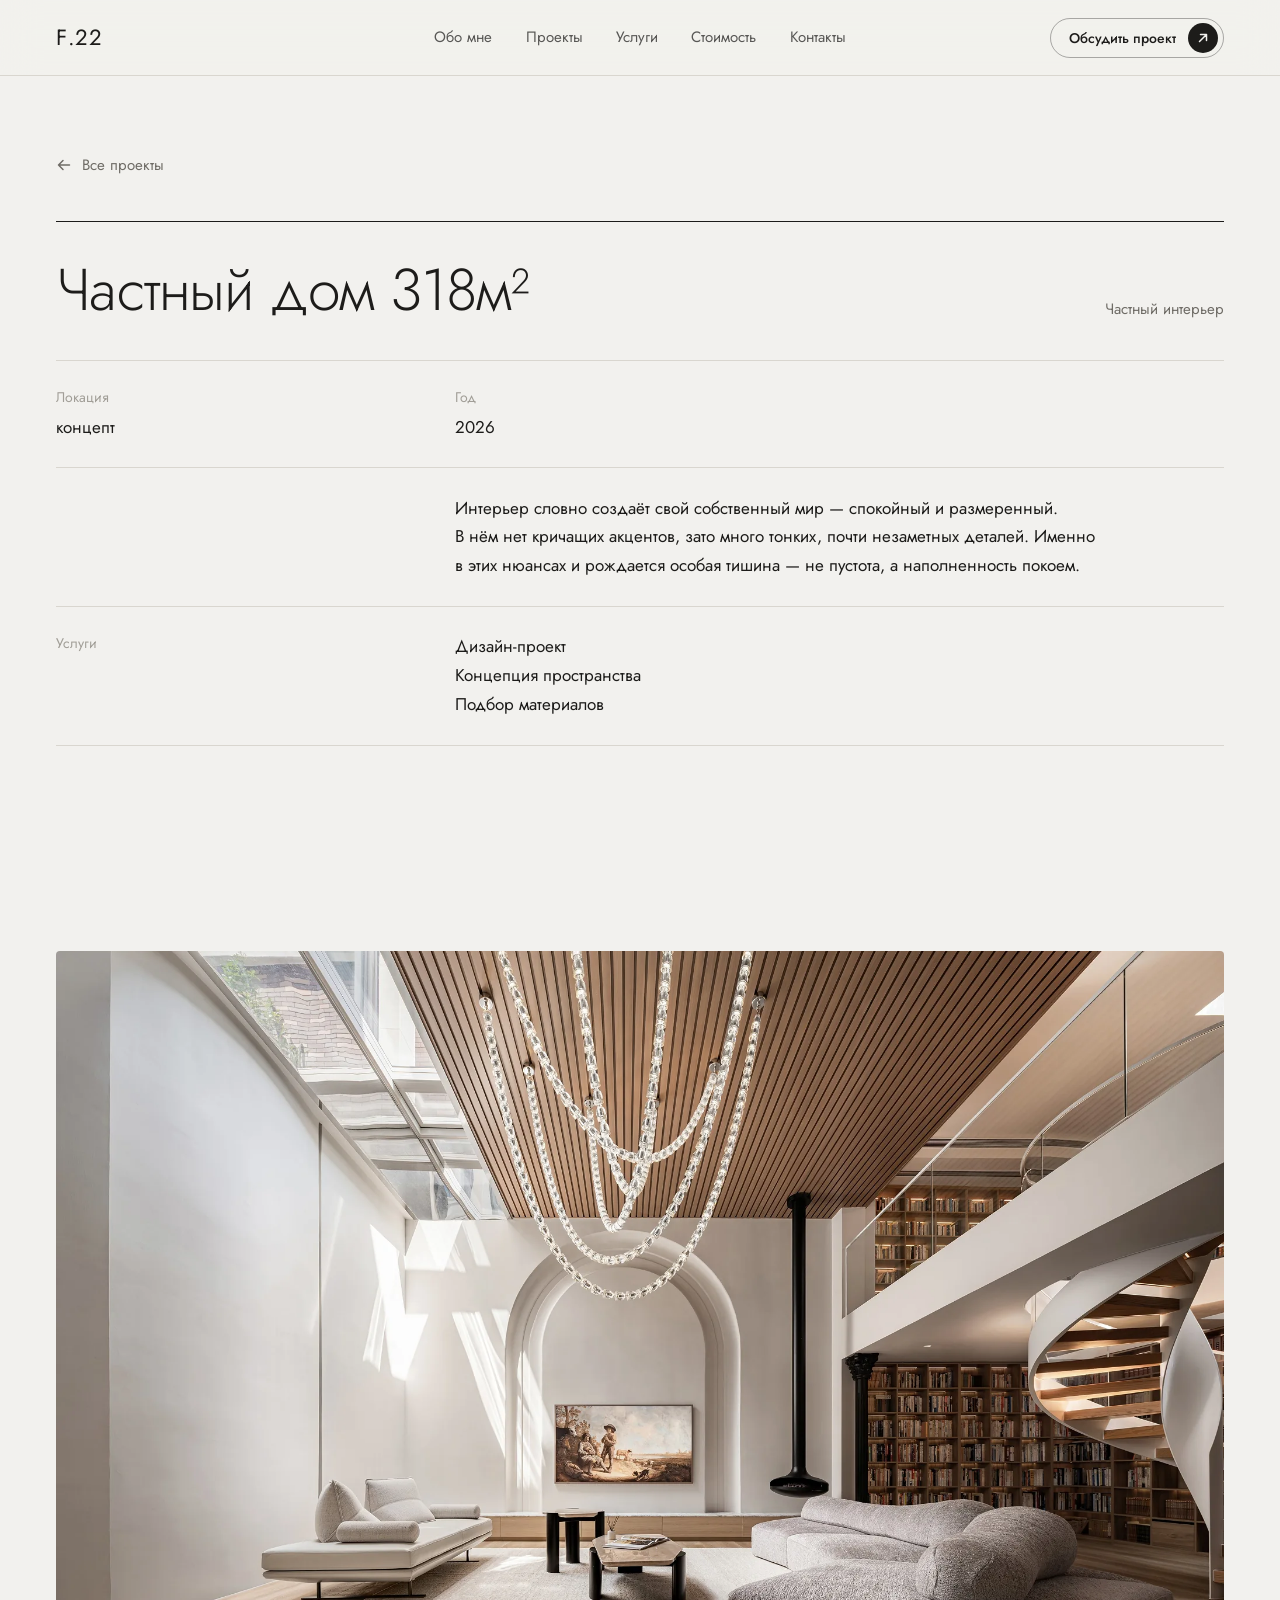
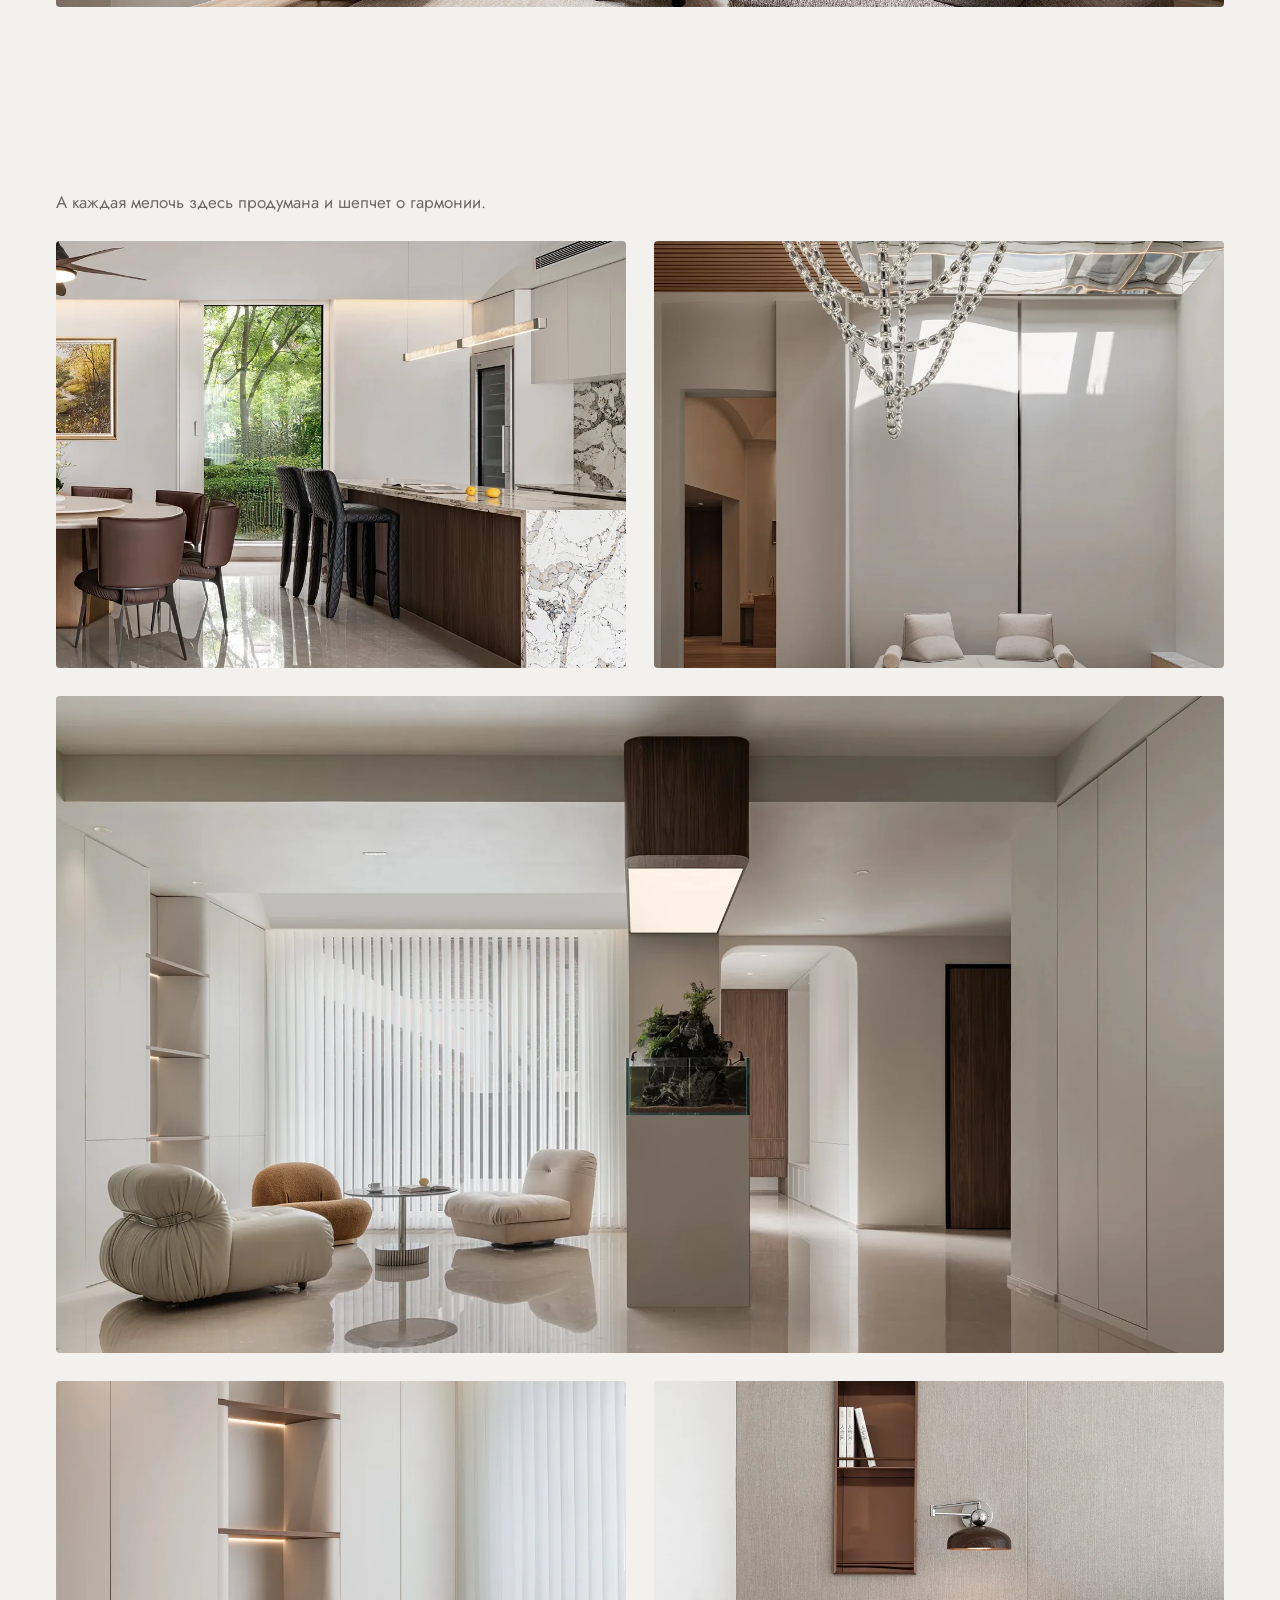
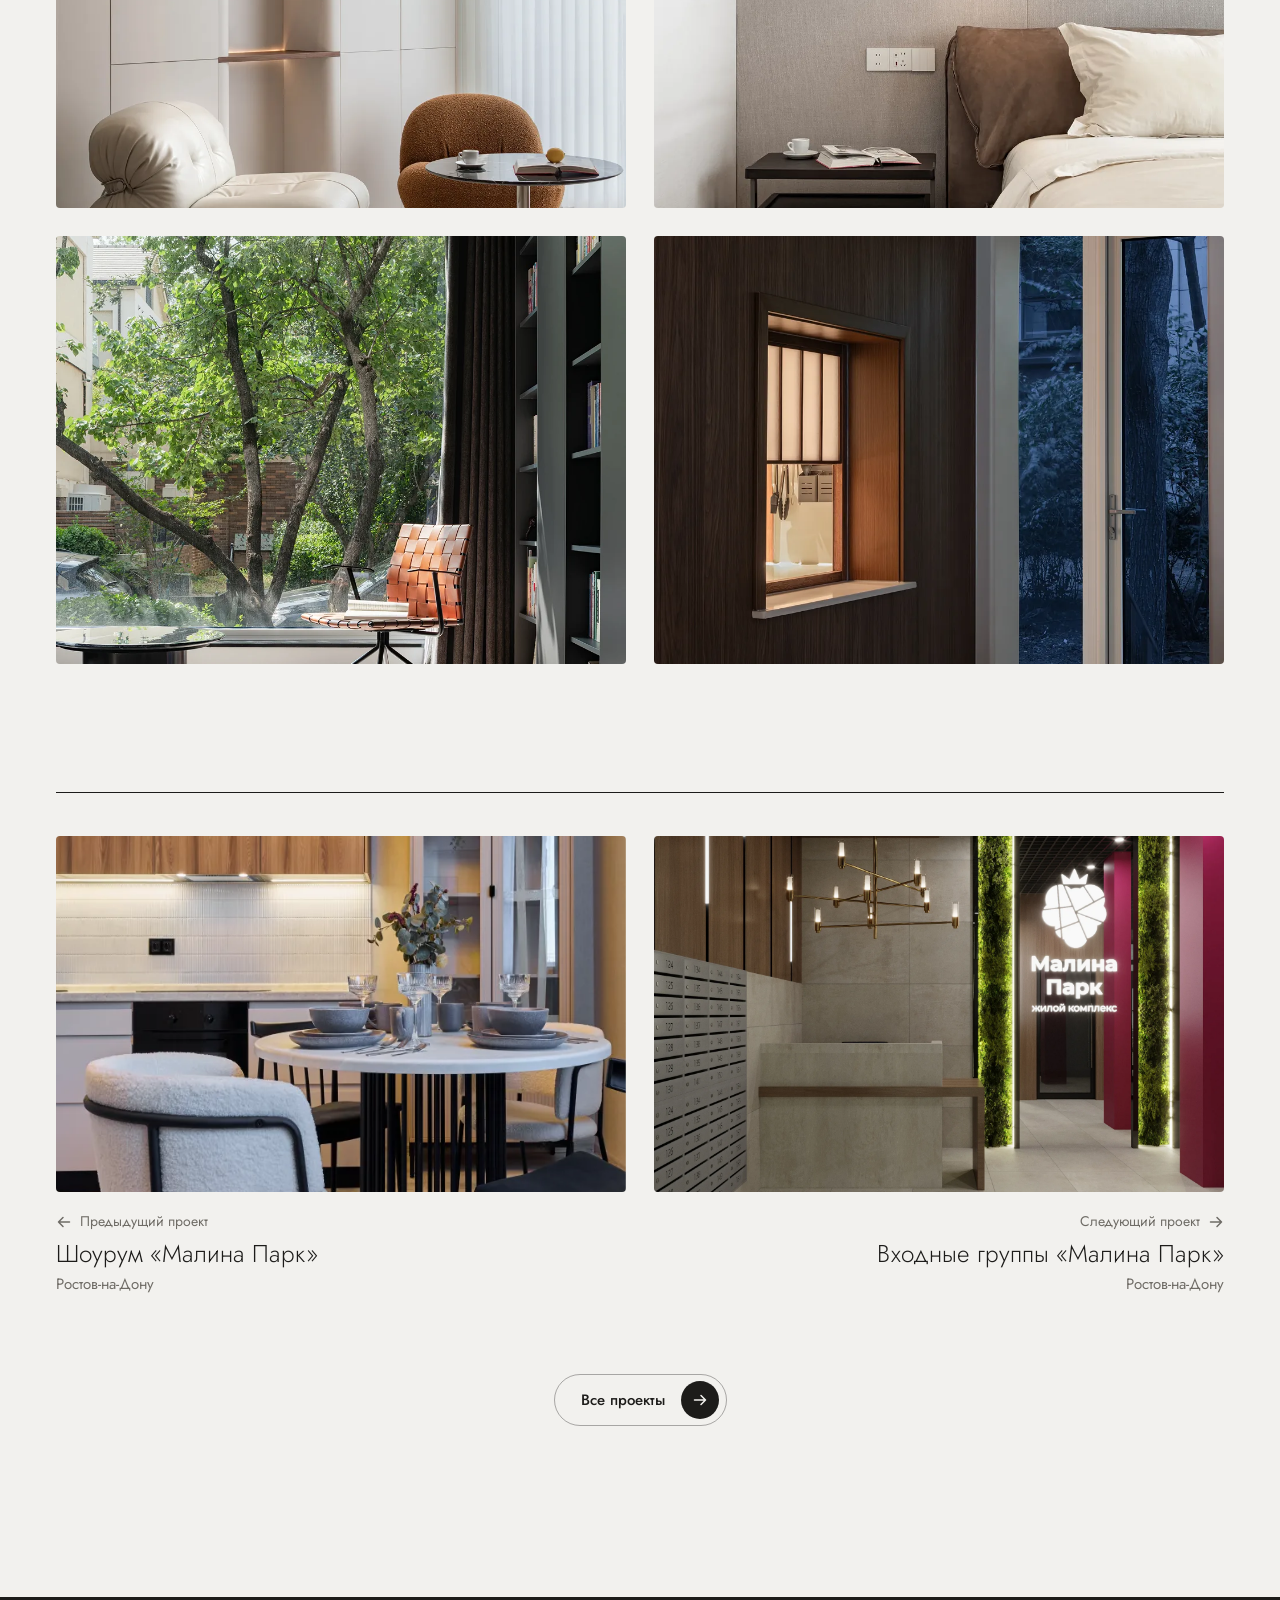
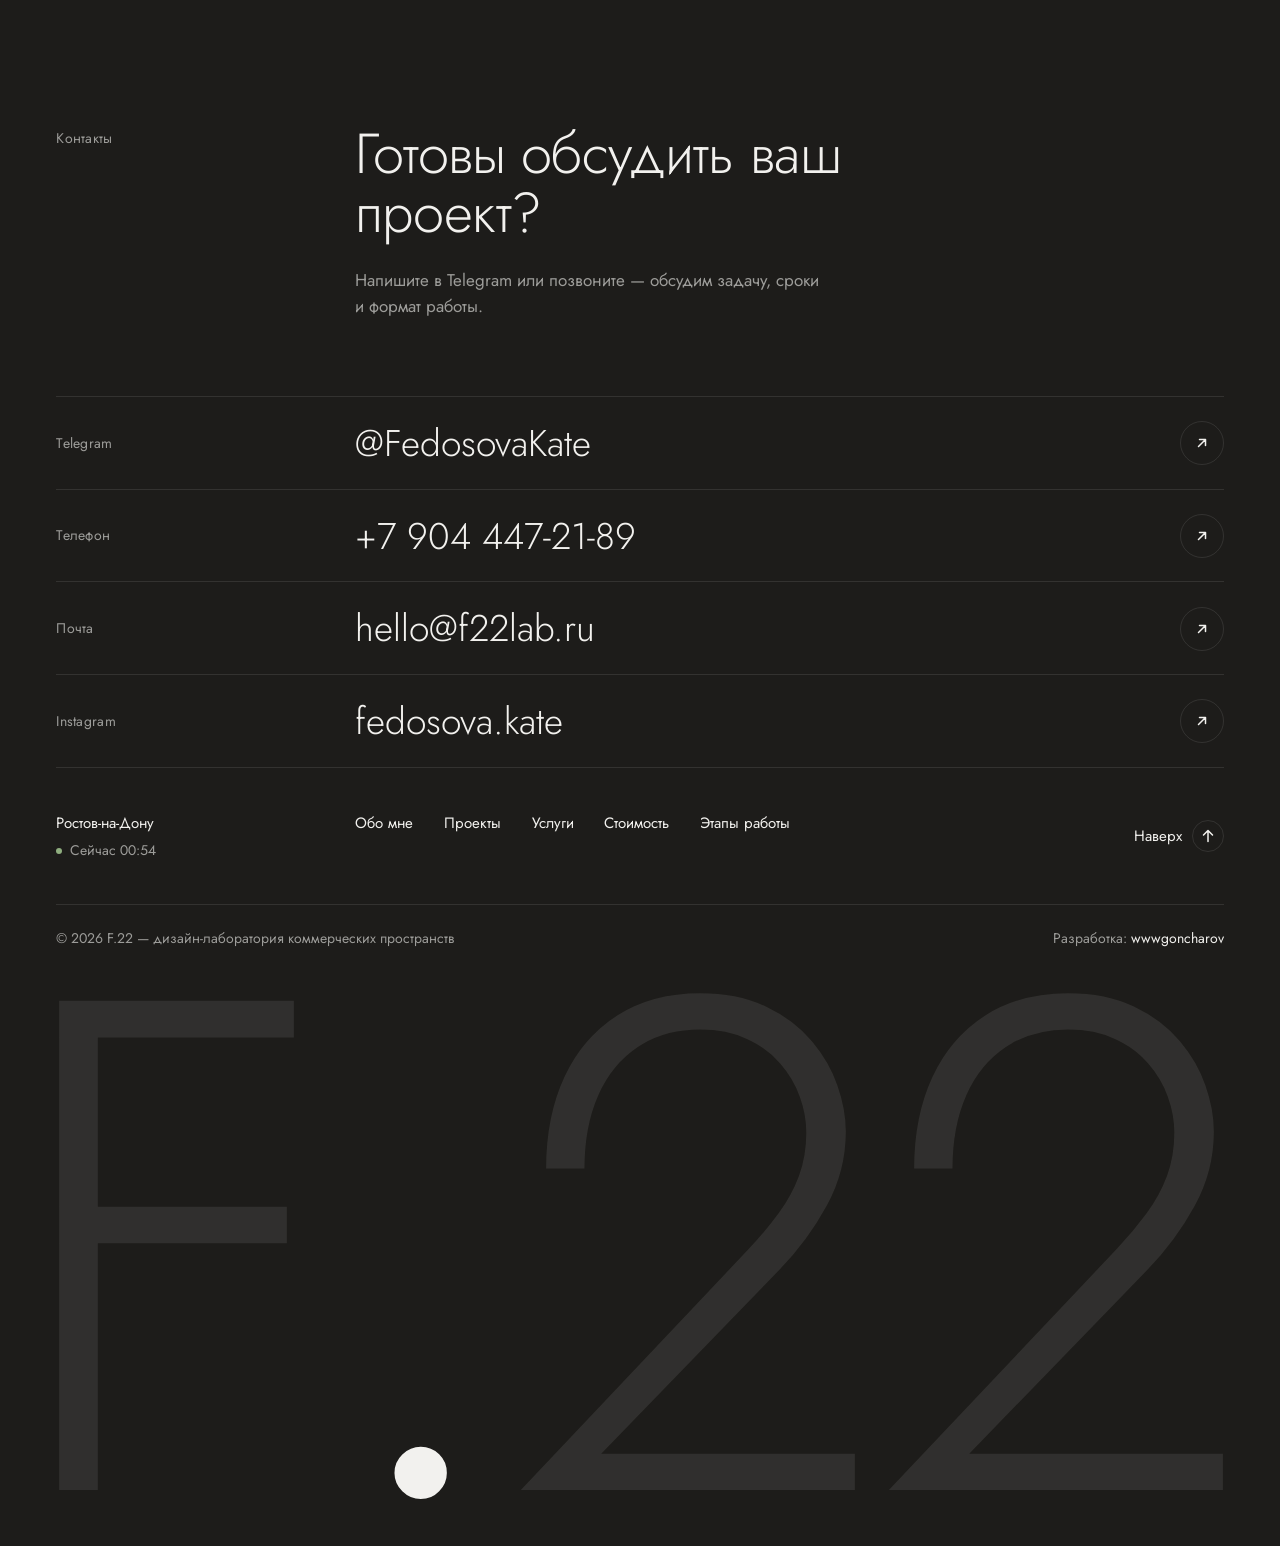
<file: projects/house/index.html>
<!doctype html>
<html lang="ru">
<head>
<meta charset="UTF-8" />
<meta name="viewport" content="width=device-width, initial-scale=1" />
<link rel="icon" href="/favicon.ico" sizes="32x32" />
<link rel="icon" href="/favicon.svg" type="image/svg+xml" />
<link rel="apple-touch-icon" href="/apple-touch-icon.png" />
<link rel="manifest" href="/site.webmanifest" />
<title>Частный дом 318м² — F.22</title>
<meta name="description" content="Интерьер частного дома 318м² — тишина в деталях, уединение и спокойное, размеренное пространство." />
<!-- превью ссылки в мессенджерах и соцсетях -->
<meta property="og:type" content="website" />
<meta property="og:site_name" content="F.22" />
<meta property="og:locale" content="ru_RU" />
<meta property="og:title" content="Частный дом 318м² — F.22" />
<meta property="og:description" content="Интерьер частного дома 318м² — тишина в деталях, уединение и спокойное, размеренное пространство." />
<meta property="og:url" content="https://f-22.ru/projects/house/" />
<meta property="og:image" content="https://f-22.ru/og-image.jpg?v=1" />
<meta property="og:image:width" content="1200" />
<meta property="og:image:height" content="630" />
<meta property="og:image:alt" content="F.22 — дизайн-лаборатория коммерческих пространств" />
<meta name="twitter:card" content="summary_large_image" />
<meta name="twitter:image" content="https://f-22.ru/og-image.jpg?v=1" />
<script>(function(d){d.classList.add('js');var s;try{s=sessionStorage.getItem('f22-seen')}catch(e){}if(!s&&!matchMedia('(prefers-reduced-motion: reduce)').matches)d.classList.add('has-preloader');setTimeout(function(){d.classList.remove('has-preloader');d.classList.add('is-ready')},5000)})(document.documentElement);</script>
<link rel="preconnect" href="https://fonts.googleapis.com">
<link rel="preconnect" href="https://fonts.gstatic.com" crossorigin>
<link href="https://fonts.googleapis.com/css2?family=Jost:wght@300;400;500&display=swap" rel="stylesheet">
<link rel="stylesheet" href="../../styles.css?v=20261110-1" />
<link rel="preload" as="image" href="../../images/house/house-01.webp" fetchpriority="high" />
</head>
<body>
<div class="preloader" aria-hidden="true"><div class="preloader__inner"><div class="preloader__mark"><span>F</span><span>.</span><span>2</span><span>2</span></div><div class="preloader__bar"><span class="preloader__line"><i></i></span><span class="preloader__count">00</span></div></div></div>

  <header class="site-header" id="siteHeader">
    <a href="../../" class="site-header__logo" aria-label="F.22 — на главную">F<i>.</i>22</a>
    <nav class="site-header__nav" aria-label="Разделы">
      <a href="../../#about" class="hover-line">Обо мне</a>
      <a href="../../#projects" class="hover-line">Проекты</a>
      <a href="../../#services" class="hover-line">Услуги</a>
      <a href="../../price/" class="hover-line">Стоимость</a>
      <a href="../../#contacts" class="hover-line">Контакты</a>
    </nav>
    <a href="https://t.me/FedosovaKate" class="btn btn--small btn--outline site-header__cta has-arrow" target="_blank" rel="noopener"><span class="btn__label"><span data-text="Обсудить проект">Обсудить проект</span></span><span class="btn__icon"><span class="arrow arrow--out"><svg viewBox="0 0 16 16" aria-hidden="true"><path d="M4.5 11.5l7-7M5.5 4.5h6v6"/></svg><svg viewBox="0 0 16 16" aria-hidden="true"><path d="M4.5 11.5l7-7M5.5 4.5h6v6"/></svg></span></span></a>
    <span class="site-header__progress" aria-hidden="true"></span>
  </header>

  <main id="top">

    <header class="project-hero">
      <div class="container">
        <a href="../../#projects" class="project-back has-arrow"><span class="arrow arrow--left"><svg viewBox="0 0 16 16" aria-hidden="true"><path d="M13.5 8h-11M7 3.5 2.5 8 7 12.5"/></svg><svg viewBox="0 0 16 16" aria-hidden="true"><path d="M13.5 8h-11M7 3.5 2.5 8 7 12.5"/></svg></span><span class="hover-line">Все проекты</span></a>
        <div class="project-hero__table reveal">
          <div class="project-hero__row project-hero__row--title">
            <div class="project-hero__cell"><h1 class="project-title">Частный дом 318м²</h1></div>
            <div class="project-hero__cell"><p class="project-hero__tag">Частный интерьер</p></div>
          </div>
          <div class="project-hero__row reveal">
            <div class="project-hero__cell">
              <p class="meta-label">Локация</p>
              <p class="meta-value">концепт</p>
            </div>
            <div class="project-hero__cell">
              <p class="meta-label">Год</p>
              <p class="meta-value">2026</p>
            </div>
          </div>
          <div class="project-hero__row reveal">
            <div class="project-hero__cell"></div>
            <div class="project-hero__cell project-hero__cell--description">
            <p class="project-text">Интерьер словно создаёт свой собственный мир — спокойный и размеренный. В нём нет кричащих акцентов, зато много тонких, почти незаметных деталей. Именно в этих нюансах и рождается особая тишина — не пустота, а наполненность покоем.</p>
            </div>
          </div>
          <div class="project-hero__row reveal">
            <div class="project-hero__cell">
              <p class="meta-label">Услуги</p>
            </div>
            <div class="project-hero__cell">
              <ul class="meta-list">
              <li>Дизайн-проект</li>
              <li>Концепция пространства</li>
              <li>Подбор материалов</li>
              </ul>
            </div>
          </div>
        </div>
      </div>
    </header>
    <section class="section" data-reveal-group>
      <div class="container">
        <div class="project-gallery">
          <div class="gallery-item gallery-item--full reveal"><img src="../../images/house/house-01.webp" alt="Частный дом, фото 1" loading="eager" fetchpriority="high" decoding="async" /></div>
        </div>
      </div>
    </section>
    <section class="section" data-reveal-group>
      <div class="container">
        <p class="project-text reveal">Пространство дарит ощущение уединения, оберегая от городской спешки.</p>
        <p class="project-text reveal">А каждая мелочь здесь продумана и шепчет о гармонии.</p>
        <div class="project-gallery">
          <div class="gallery-item gallery-item--half reveal"><img src="../../images/house/house-02.webp" alt="Частный дом, фото 2" loading="lazy" decoding="async" /></div>
          <div class="gallery-item gallery-item--half reveal"><img src="../../images/house/house-03.webp" alt="Частный дом, фото 3" loading="lazy" decoding="async" /></div>
          <div class="gallery-item gallery-item--full reveal"><img src="../../images/house/house-04.webp" alt="Частный дом, фото 4" loading="lazy" decoding="async" /></div>
          <div class="gallery-item gallery-item--half reveal"><img src="../../images/house/house-05.webp" alt="Частный дом, фото 5" loading="lazy" decoding="async" /></div>
          <div class="gallery-item gallery-item--half reveal"><img src="../../images/house/house-06.webp" alt="Частный дом, фото 6" loading="lazy" decoding="async" /></div>
          <div class="gallery-item gallery-item--half reveal"><img src="../../images/house/house-07.webp" alt="Частный дом, фото 7" loading="lazy" decoding="async" /></div>
          <div class="gallery-item gallery-item--half reveal"><img src="../../images/house/house-08.webp" alt="Частный дом, фото 8" loading="lazy" decoding="async" /></div>
        </div>
      </div>
    </section>
    <section class="section" style="padding-top:0;">
      <div class="container">
        <div class="project-siblings reveal">
          <a href="../showroom-malina-park/" class="project-sibling project-sibling--prev has-arrow">
            <div class="project-sibling__image"><img src="../../images/home/2ZYSMY14TABPABFVN132NM559C.webp" alt="Шоурум «Малина Парк»" loading="lazy" decoding="async" /></div>
            <div class="project-sibling__meta">
              <div>
                <p class="project-sibling__label"><span class="arrow arrow--left"><svg viewBox="0 0 16 16" aria-hidden="true"><path d="M13.5 8h-11M7 3.5 2.5 8 7 12.5"/></svg><svg viewBox="0 0 16 16" aria-hidden="true"><path d="M13.5 8h-11M7 3.5 2.5 8 7 12.5"/></svg></span>Предыдущий проект</p>
                <p class="project-sibling__title">Шоурум «Малина Парк»</p>
                <p class="project-sibling__location"><span class="nowrap">Ростов-на-Дону</span></p>
              </div>
            </div>
          </a>
          <a href="../entrance-malina-park/" class="project-sibling project-sibling--next has-arrow">
            <div class="project-sibling__image"><img src="../../images/home/11G11G458MPY3BJP7VB8PRRKVY.webp" alt="Входные группы «Малина Парк»" loading="lazy" decoding="async" /></div>
            <div class="project-sibling__meta">
              <div>
                <p class="project-sibling__label">Следующий проект<span class="arrow arrow--right"><svg viewBox="0 0 16 16" aria-hidden="true"><path d="M2.5 8h11M9 3.5 13.5 8 9 12.5"/></svg><svg viewBox="0 0 16 16" aria-hidden="true"><path d="M2.5 8h11M9 3.5 13.5 8 9 12.5"/></svg></span></p>
                <p class="project-sibling__title">Входные группы «Малина Парк»</p>
                <p class="project-sibling__location"><span class="nowrap">Ростов-на-Дону</span></p>
              </div>
            </div>
          </a>
        </div>
        <div class="back-to-portfolio-wrap"><a href="../../#projects" class="btn btn--outline has-arrow"><span class="btn__label"><span data-text="Все проекты">Все проекты</span></span><span class="btn__icon"><span class="arrow arrow--right"><svg viewBox="0 0 16 16" aria-hidden="true"><path d="M2.5 8h11M9 3.5 13.5 8 9 12.5"/></svg><svg viewBox="0 0 16 16" aria-hidden="true"><path d="M2.5 8h11M9 3.5 13.5 8 9 12.5"/></svg></span></span></a></div>
      </div>
    </section>

  </main>

  <footer class="footer footer--b" id="contacts" data-reveal-group>
    <div class="container">

      <div class="fb-head">
        <p class="fb-eyebrow reveal">Контакты</p>
        <div class="fb-head__body">
          <h2 class="footer__title reveal">Готовы обсудить ваш проект?</h2>
          <p class="fb-head__text reveal">Напишите в Telegram или позвоните — обсудим задачу, сроки и формат работы.</p>
        </div>
      </div>

      <ul class="fb-rows">
        <li class="fb-row reveal"><a href="https://t.me/FedosovaKate" target="_blank" rel="noopener" class="fb-row__link has-arrow"><span class="fb-row__label">Telegram</span><span class="fb-row__value">@FedosovaKate</span><span class="fb-row__icon"><span class="arrow arrow--out"><svg viewBox="0 0 16 16" aria-hidden="true"><path d="M4.5 11.5l7-7M5.5 4.5h6v6"/></svg><svg viewBox="0 0 16 16" aria-hidden="true"><path d="M4.5 11.5l7-7M5.5 4.5h6v6"/></svg></span></span></a></li>
        <li class="fb-row reveal"><a href="tel:+79044472189" class="fb-row__link has-arrow"><span class="fb-row__label">Телефон</span><span class="fb-row__value">+7 904 447-21-89</span><span class="fb-row__icon"><span class="arrow arrow--out"><svg viewBox="0 0 16 16" aria-hidden="true"><path d="M4.5 11.5l7-7M5.5 4.5h6v6"/></svg><svg viewBox="0 0 16 16" aria-hidden="true"><path d="M4.5 11.5l7-7M5.5 4.5h6v6"/></svg></span></a></li>
        <li class="fb-row reveal"><button type="button" class="fb-row__link copy has-arrow" data-copy="hello@f22lab.ru" aria-label="Скопировать почту hello@f22lab.ru"><span class="fb-row__label">Почта</span><span class="fb-row__value">hello@f22lab.ru</span><span class="fb-row__icon"><span class="arrow arrow--out"><svg viewBox="0 0 16 16" aria-hidden="true"><path d="M4.5 11.5l7-7M5.5 4.5h6v6"/></svg><svg viewBox="0 0 16 16" aria-hidden="true"><path d="M4.5 11.5l7-7M5.5 4.5h6v6"/></svg></span><span class="copy__toast" role="status">Почта скопирована</span></span></button></li>
        <li class="fb-row reveal"><a href="https://www.instagram.com/fedosova.kate/" target="_blank" rel="noopener" class="fb-row__link has-arrow"><span class="fb-row__label">Instagram</span><span class="fb-row__value">fedosova.kate</span><span class="fb-row__icon"><span class="arrow arrow--out"><svg viewBox="0 0 16 16" aria-hidden="true"><path d="M4.5 11.5l7-7M5.5 4.5h6v6"/></svg><svg viewBox="0 0 16 16" aria-hidden="true"><path d="M4.5 11.5l7-7M5.5 4.5h6v6"/></svg></span></span></a></li>
      </ul>

      <div class="fb-meta">
        <div class="fb-meta__city">
          <p>Ростов-на-Дону</p>
          <p class="footer__note footer__time" data-clock hidden><span class="dot" aria-hidden="true"></span>Сейчас <span data-clock-time></span></p>
        </div>
        <nav class="fb-meta__nav" aria-label="Разделы">
          <a href="../../#about" class="hover-line">Обо мне</a>
          <a href="../../#projects" class="hover-line">Проекты</a>
          <a href="../../#services" class="hover-line">Услуги</a>
          <a href="../../price/" class="hover-line">Стоимость</a>
          <a href="../../#process" class="hover-line">Этапы работы</a>
        </nav>
        <a href="#top" class="to-top has-arrow">Наверх <span class="btn__icon"><span class="arrow arrow--up"><svg viewBox="0 0 16 16" aria-hidden="true"><path d="M8 13.5v-11M3.5 7 8 2.5 12.5 7"/></svg><svg viewBox="0 0 16 16" aria-hidden="true"><path d="M8 13.5v-11M3.5 7 8 2.5 12.5 7"/></svg></span></span></a>
      </div>

      <div class="footer__bottom">
        <p>© 2026 F.22 — дизайн-лаборатория коммерческих пространств</p>
        <p>Разработка: <a href="https://t.me/wwwgoncharov" target="_blank" rel="noopener" class="hover-line">wwwgoncharov</a></p>
      </div>

      <div class="footer__mark" aria-hidden="true" data-mark>
        <span class="footer__mark-inner"><span class="ch">F</span><span class="ch ch--dot">.</span><span class="ch">2</span><span class="ch">2</span><i class="footer__mark-bl"></i></span>
      </div>

    </div>
  </footer>

  <script src="../../script.js?v=20261110-1"></script>
</body>
</html>
</file>
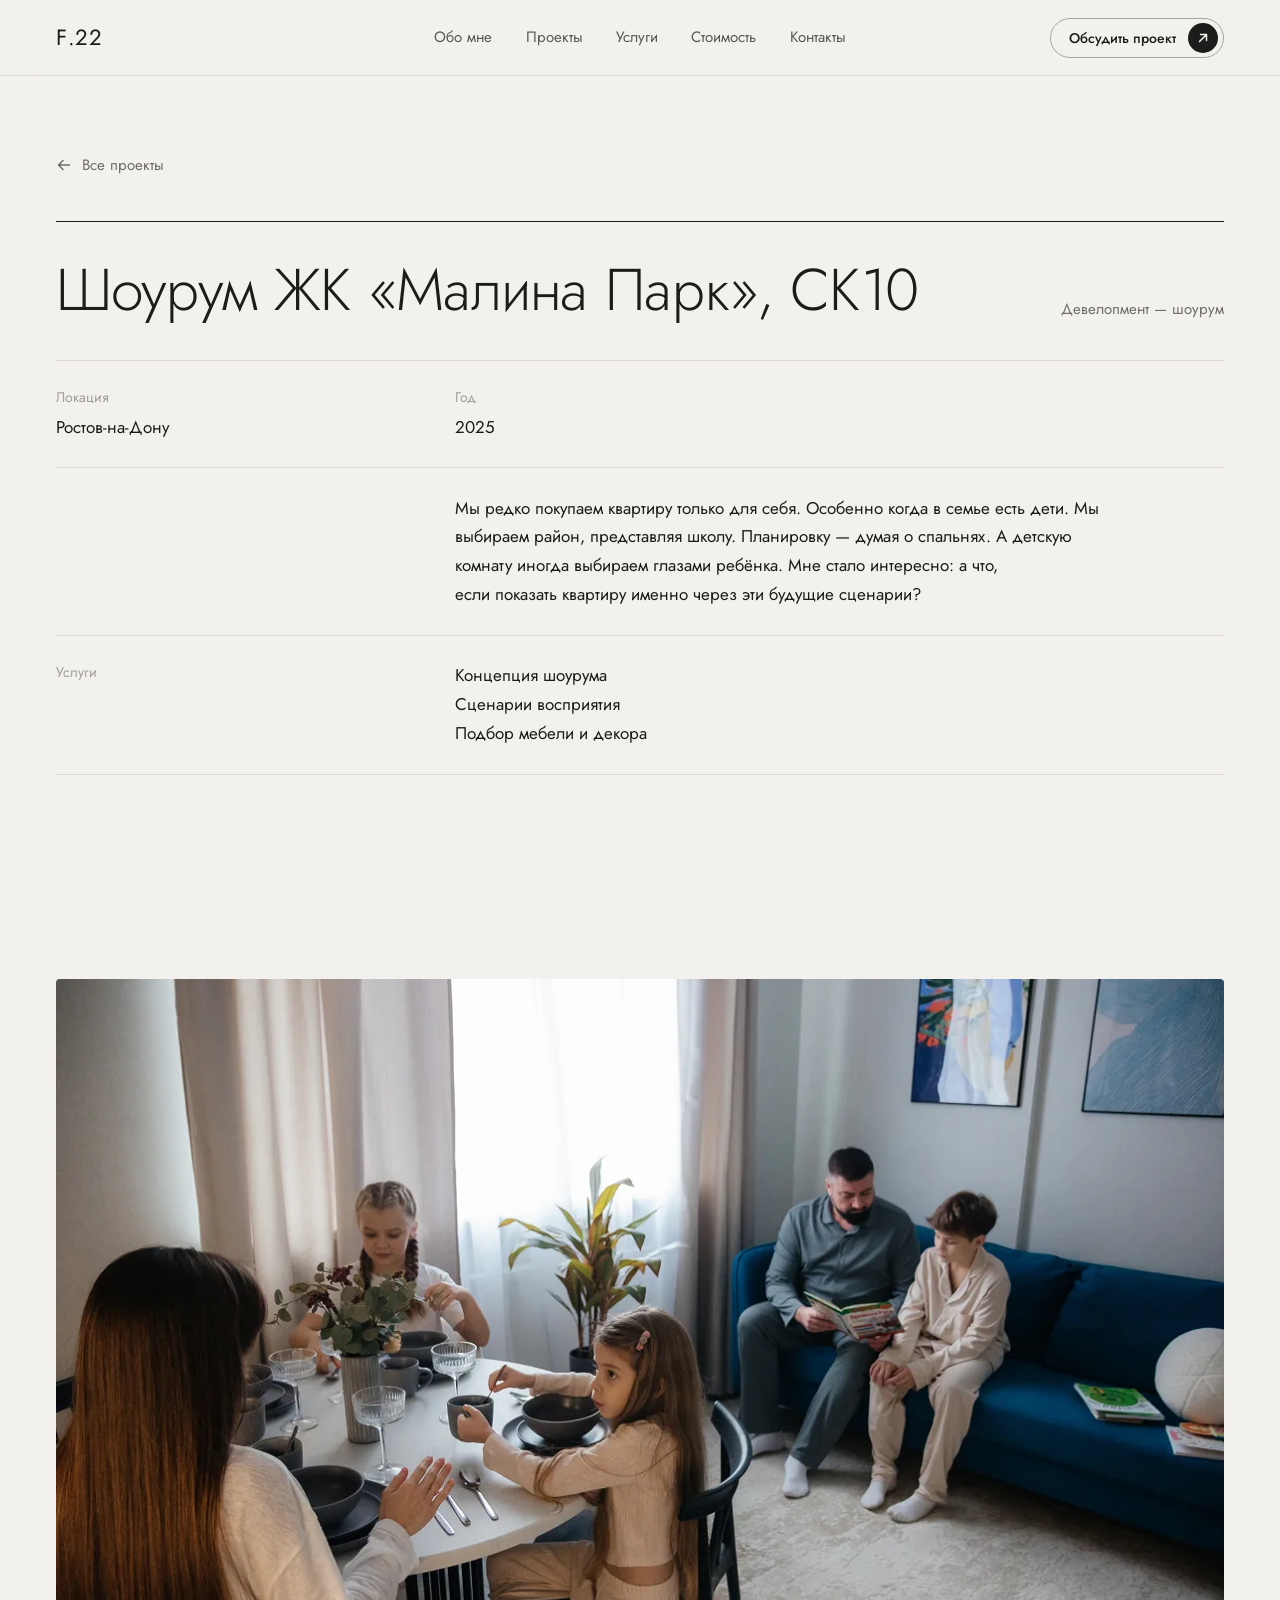
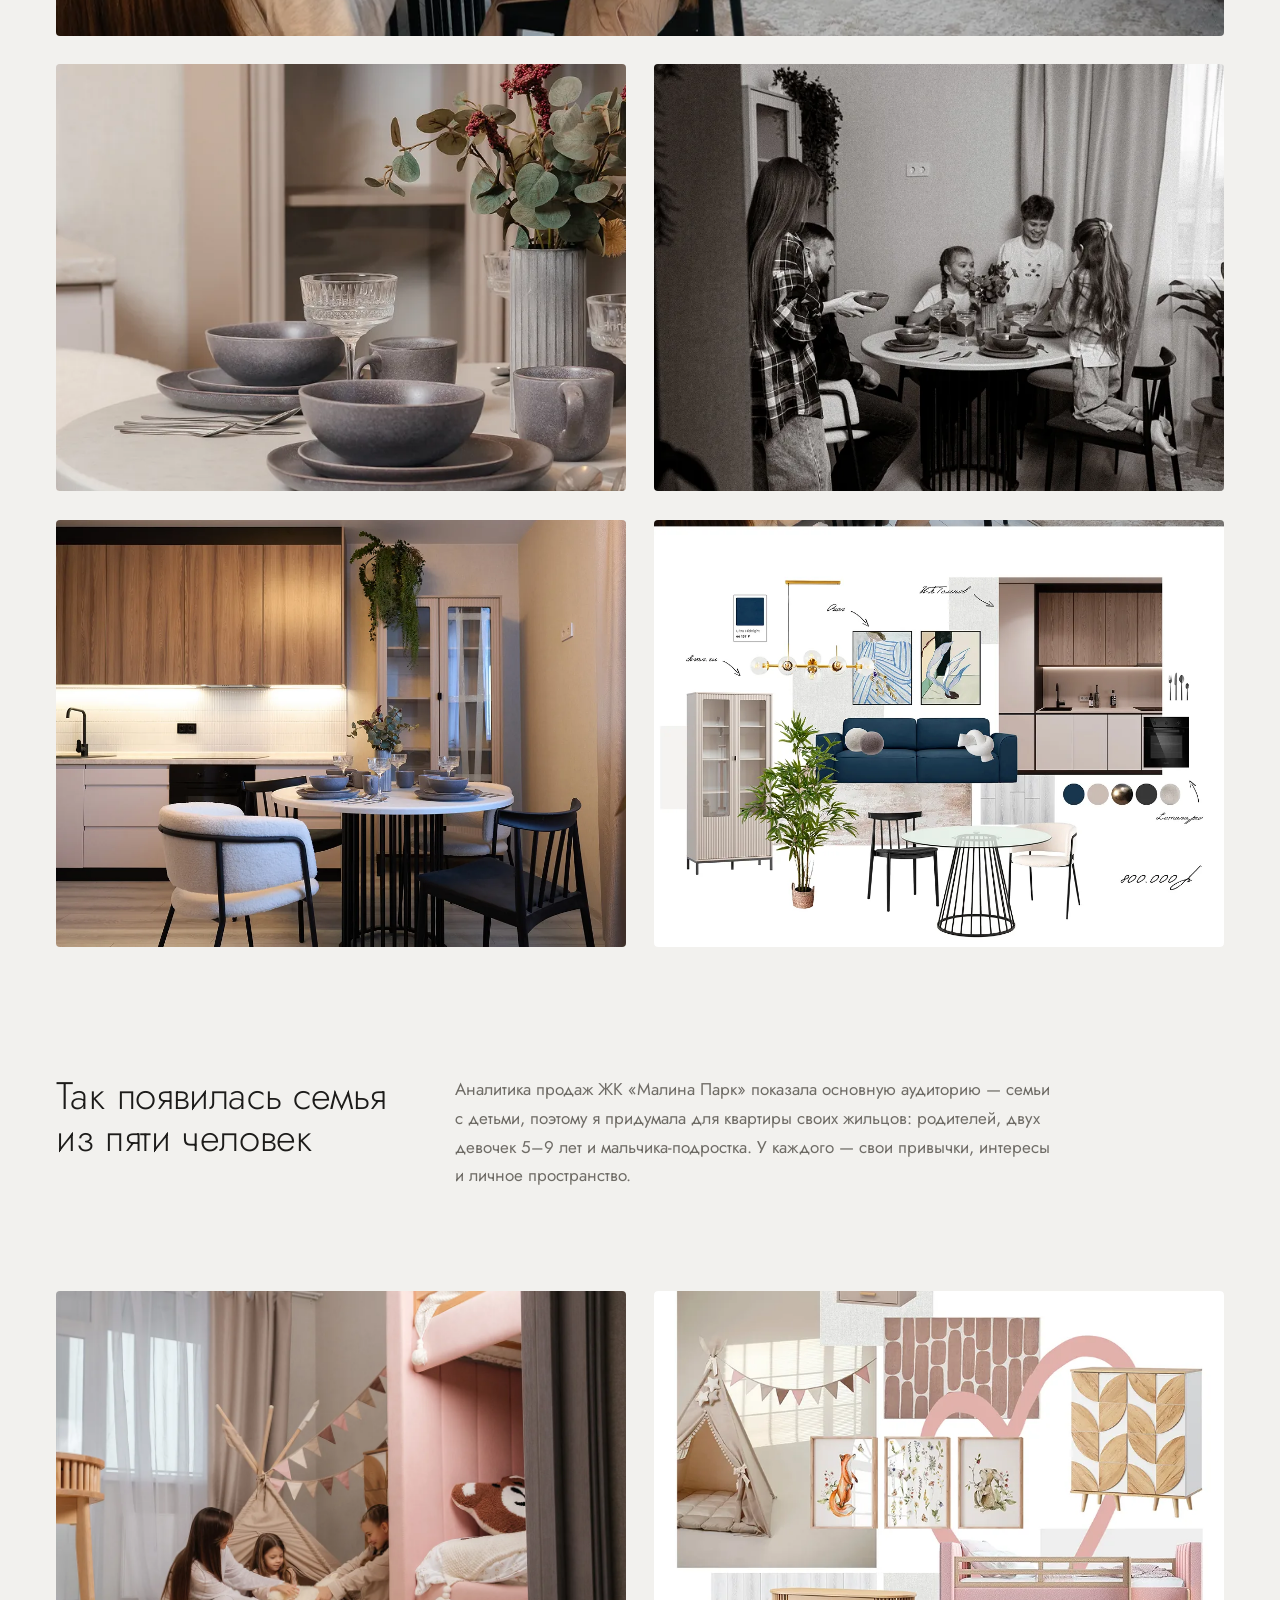
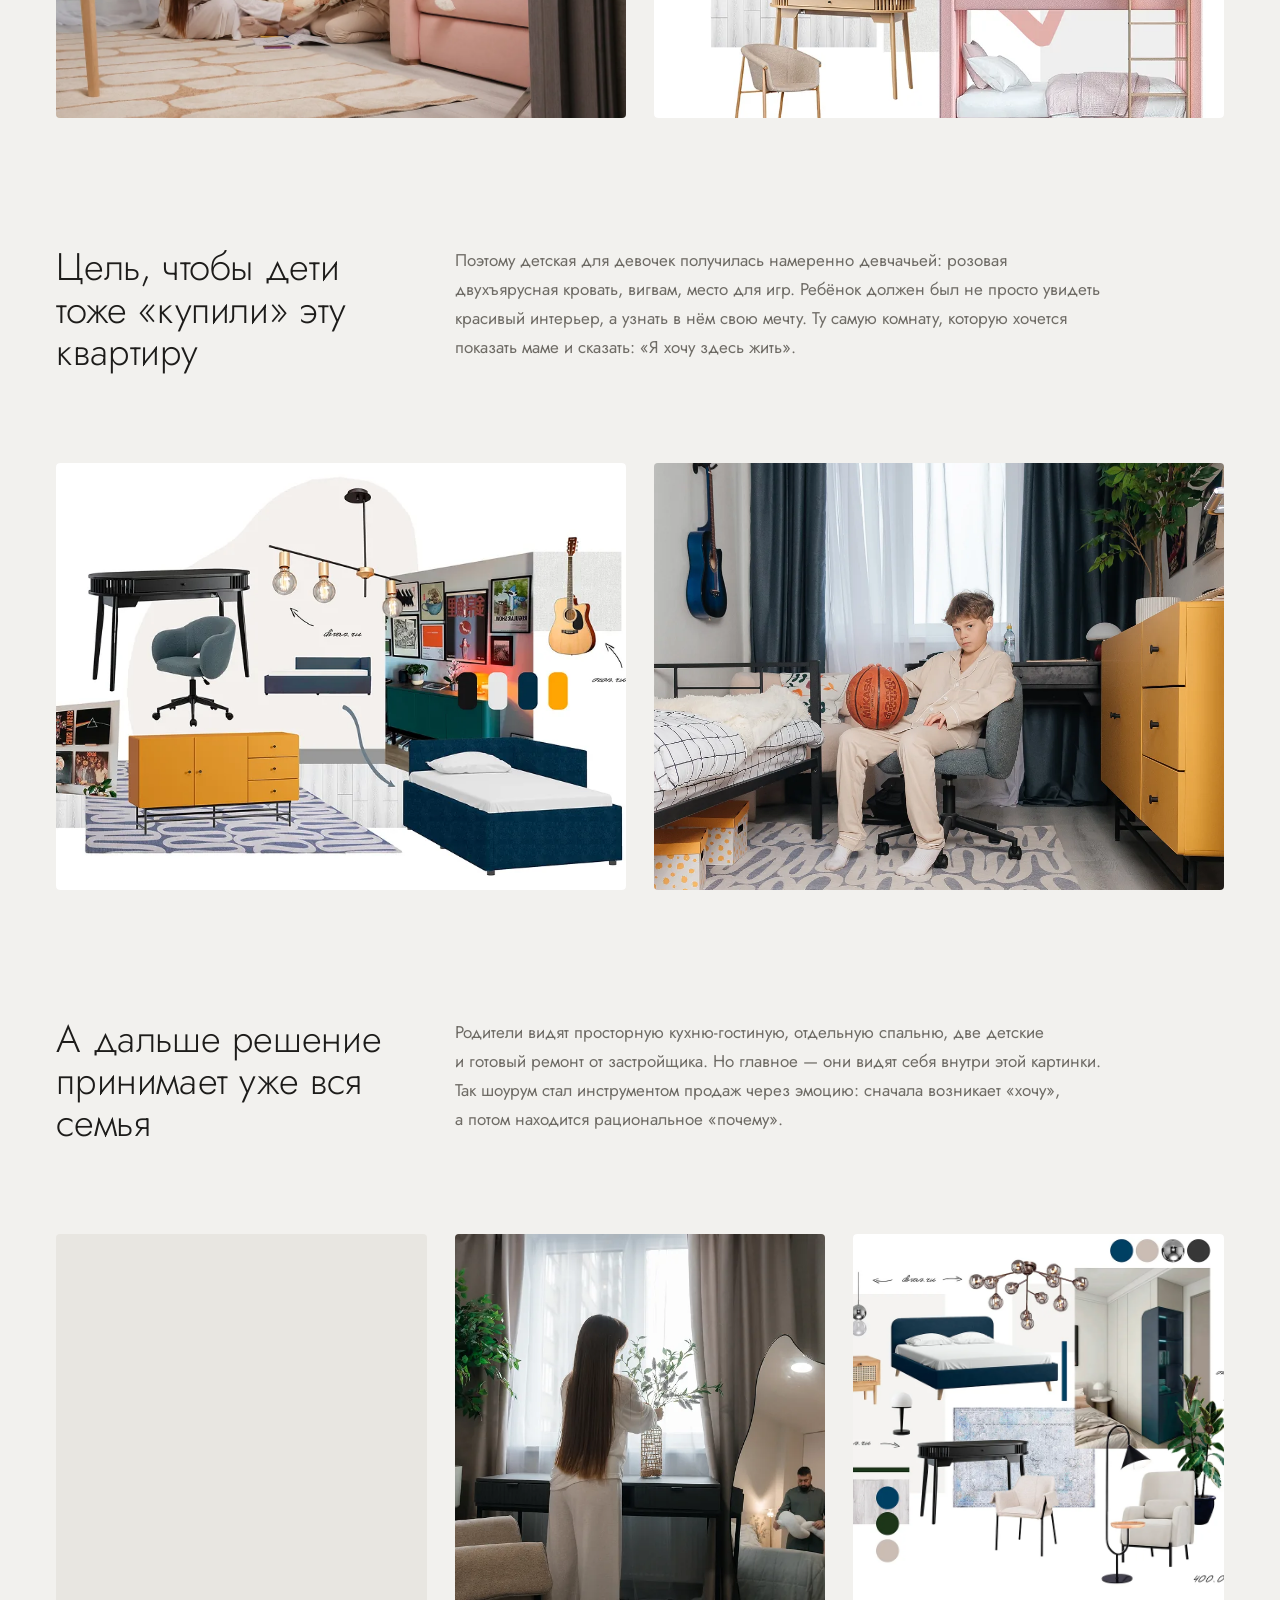
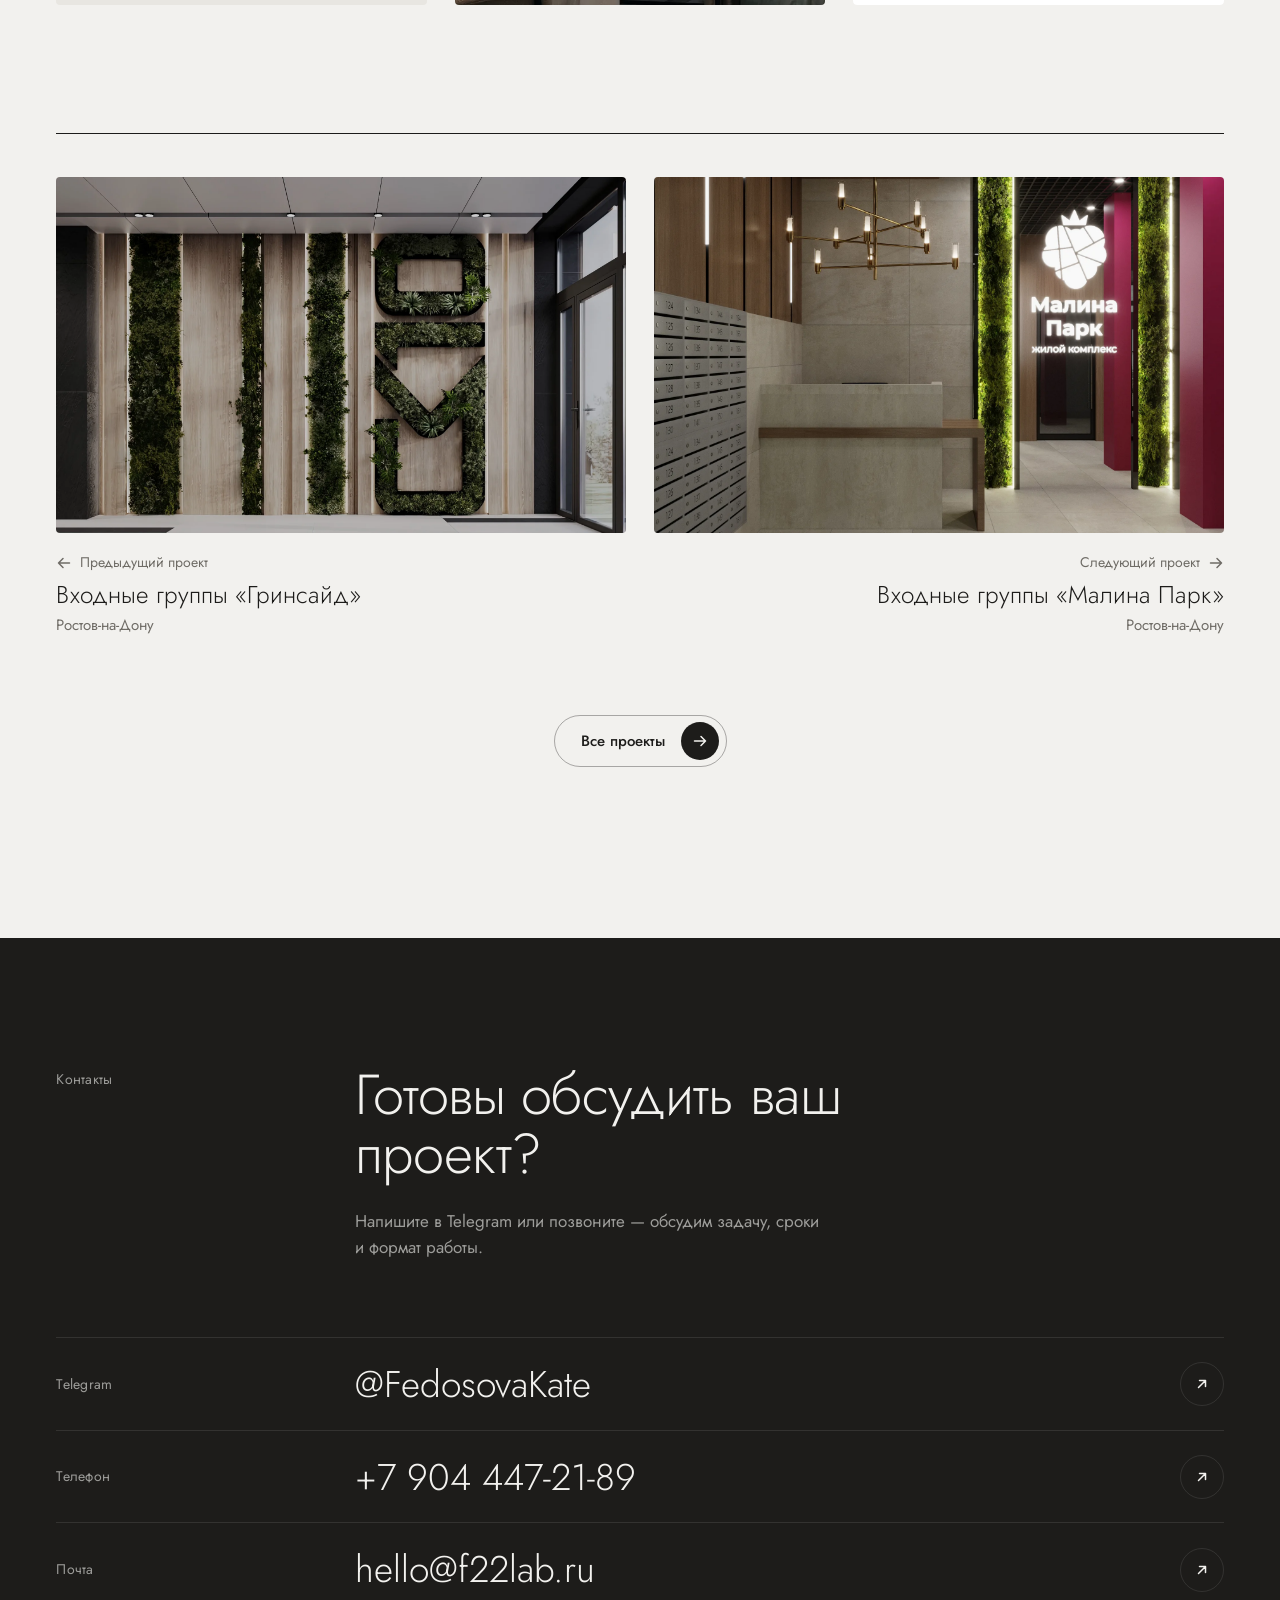
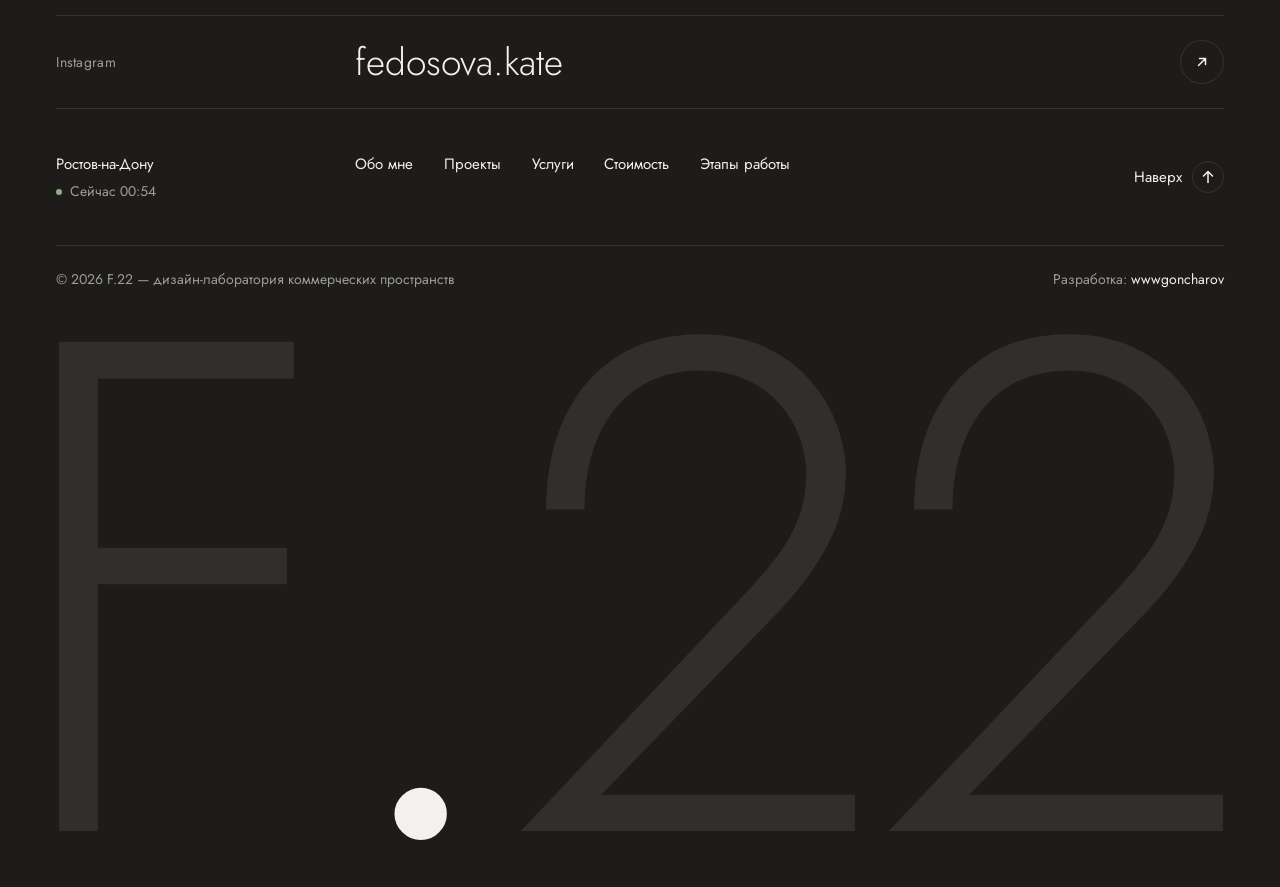
<file: projects/showroom-malina-park/index.html>
<!doctype html>
<html lang="ru">
<head>
<meta charset="UTF-8" />
<meta name="viewport" content="width=device-width, initial-scale=1" />
<link rel="icon" href="/favicon.ico" sizes="32x32" />
<link rel="icon" href="/favicon.svg" type="image/svg+xml" />
<link rel="apple-touch-icon" href="/apple-touch-icon.png" />
<link rel="manifest" href="/site.webmanifest" />
<title>Шоурум ЖК «Малина Парк», СК10 — F.22</title>
<meta name="description" content="Как шоурум ЖК «Малина Парк» продаёт не квартиру, а образ жизни — через психологию восприятия и сценарии семьи из пяти человек." />
<!-- превью ссылки в мессенджерах и соцсетях -->
<meta property="og:type" content="website" />
<meta property="og:site_name" content="F.22" />
<meta property="og:locale" content="ru_RU" />
<meta property="og:title" content="Шоурум ЖК «Малина Парк», СК10 — F.22" />
<meta property="og:description" content="Как шоурум ЖК «Малина Парк» продаёт не квартиру, а образ жизни — через психологию восприятия и сценарии семьи из пяти человек." />
<meta property="og:url" content="https://f-22.ru/projects/showroom-malina-park/" />
<meta property="og:image" content="https://f-22.ru/og-image.jpg?v=1" />
<meta property="og:image:width" content="1200" />
<meta property="og:image:height" content="630" />
<meta property="og:image:alt" content="F.22 — дизайн-лаборатория коммерческих пространств" />
<meta name="twitter:card" content="summary_large_image" />
<meta name="twitter:image" content="https://f-22.ru/og-image.jpg?v=1" />
<script>(function(d){d.classList.add('js');var s;try{s=sessionStorage.getItem('f22-seen')}catch(e){}if(!s&&!matchMedia('(prefers-reduced-motion: reduce)').matches)d.classList.add('has-preloader');setTimeout(function(){d.classList.remove('has-preloader');d.classList.add('is-ready')},5000)})(document.documentElement);</script>
<link rel="preconnect" href="https://fonts.googleapis.com">
<link rel="preconnect" href="https://fonts.gstatic.com" crossorigin>
<link href="https://fonts.googleapis.com/css2?family=Jost:wght@300;400;500&display=swap" rel="stylesheet">
<link rel="stylesheet" href="../../styles.css?v=20261110-1" />
<link rel="preload" as="image" href="../../images/showroom-malina-park/showroom-malina-park-01.webp" fetchpriority="high" />
</head>
<body>
<div class="preloader" aria-hidden="true"><div class="preloader__inner"><div class="preloader__mark"><span>F</span><span>.</span><span>2</span><span>2</span></div><div class="preloader__bar"><span class="preloader__line"><i></i></span><span class="preloader__count">00</span></div></div></div>

  <header class="site-header" id="siteHeader">
    <a href="../../" class="site-header__logo" aria-label="F.22 — на главную">F<i>.</i>22</a>
    <nav class="site-header__nav" aria-label="Разделы">
      <a href="../../#about" class="hover-line">Обо мне</a>
      <a href="../../#projects" class="hover-line">Проекты</a>
      <a href="../../#services" class="hover-line">Услуги</a>
      <a href="../../price/" class="hover-line">Стоимость</a>
      <a href="../../#contacts" class="hover-line">Контакты</a>
    </nav>
    <a href="https://t.me/FedosovaKate" class="btn btn--small btn--outline site-header__cta has-arrow" target="_blank" rel="noopener"><span class="btn__label"><span data-text="Обсудить проект">Обсудить проект</span></span><span class="btn__icon"><span class="arrow arrow--out"><svg viewBox="0 0 16 16" aria-hidden="true"><path d="M4.5 11.5l7-7M5.5 4.5h6v6"/></svg><svg viewBox="0 0 16 16" aria-hidden="true"><path d="M4.5 11.5l7-7M5.5 4.5h6v6"/></svg></span></span></a>
    <span class="site-header__progress" aria-hidden="true"></span>
  </header>

  <main id="top">

    <header class="project-hero">
      <div class="container">
        <a href="../../#projects" class="project-back has-arrow"><span class="arrow arrow--left"><svg viewBox="0 0 16 16" aria-hidden="true"><path d="M13.5 8h-11M7 3.5 2.5 8 7 12.5"/></svg><svg viewBox="0 0 16 16" aria-hidden="true"><path d="M13.5 8h-11M7 3.5 2.5 8 7 12.5"/></svg></span><span class="hover-line">Все проекты</span></a>
        <div class="project-hero__table reveal">
          <div class="project-hero__row project-hero__row--title">
            <div class="project-hero__cell"><h1 class="project-title">Шоурум ЖК «Малина Парк», СК10</h1></div>
            <div class="project-hero__cell"><p class="project-hero__tag">Девелопмент — шоурум</p></div>
          </div>
          <div class="project-hero__row reveal">
            <div class="project-hero__cell">
              <p class="meta-label">Локация</p>
              <p class="meta-value"><span class="nowrap">Ростов-на-Дону</span></p>
            </div>
            <div class="project-hero__cell">
              <p class="meta-label">Год</p>
              <p class="meta-value">2025</p>
            </div>
          </div>
          <div class="project-hero__row reveal">
            <div class="project-hero__cell"></div>
            <div class="project-hero__cell project-hero__cell--description">
            <p class="project-text">Мы редко покупаем квартиру только для себя. Особенно когда в семье есть дети. Мы выбираем район, представляя школу. Планировку — думая о спальнях. А детскую комнату иногда выбираем глазами ребёнка. Мне стало интересно: а что, если показать квартиру именно через эти будущие сценарии?</p>
            </div>
          </div>
          <div class="project-hero__row reveal">
            <div class="project-hero__cell">
              <p class="meta-label">Услуги</p>
            </div>
            <div class="project-hero__cell">
              <ul class="meta-list">
              <li>Концепция шоурума</li>
              <li>Сценарии восприятия</li>
              <li>Подбор мебели и декора</li>
              </ul>
            </div>
          </div>
        </div>
      </div>
    </header>
    <section class="section" data-reveal-group>
      <div class="container">
        <div class="project-gallery">
          <div class="gallery-item gallery-item--full reveal"><img src="../../images/showroom-malina-park/showroom-malina-park-01.webp" alt="Шоурум «Малина Парк», фото 1" loading="eager" fetchpriority="high" decoding="async" /></div>
          <div class="gallery-item gallery-item--half reveal"><img src="../../images/showroom-malina-park/showroom-malina-park-02.webp" alt="Шоурум «Малина Парк», фото 2" loading="lazy" decoding="async" /></div>
          <div class="gallery-item gallery-item--half reveal"><img src="../../images/showroom-malina-park/showroom-malina-park-03.webp" alt="Шоурум «Малина Парк», фото 3" loading="lazy" decoding="async" /></div>
          <div class="gallery-item gallery-item--half reveal"><img src="../../images/showroom-malina-park/showroom-malina-park-04.webp" alt="Шоурум «Малина Парк», фото 4" loading="lazy" decoding="async" /></div>
          <div class="gallery-item gallery-item--half reveal"><img src="../../images/showroom-malina-park/showroom-malina-park-05.webp" alt="Шоурум «Малина Парк», фото 5" loading="lazy" decoding="async" /></div>
        </div>
      </div>
    </section>
    <section class="section chapter" data-reveal-group>
      <div class="container">
        <div class="project-intro-head reveal">
          <h2>Так появилась семья из пяти человек</h2>
        </div>
        <p class="project-text reveal">Аналитика продаж ЖК «Малина Парк» показала основную аудиторию — семьи с детьми, поэтому я придумала для квартиры своих жильцов: родителей, двух девочек 5–9 лет и мальчика-подростка. У каждого — свои привычки, интересы и личное пространство.</p>
        <div class="project-gallery">
          <div class="gallery-item gallery-item--half reveal"><img src="../../images/showroom-malina-park/showroom-malina-park-06.webp" alt="Шоурум «Малина Парк», фото 6" loading="lazy" decoding="async" /></div>
          <div class="gallery-item gallery-item--half reveal"><img src="../../images/showroom-malina-park/showroom-malina-park-07.webp" alt="Шоурум «Малина Парк», фото 7" loading="lazy" decoding="async" /></div>
        </div>
      </div>
    </section>
    <section class="section chapter" data-reveal-group>
      <div class="container">
        <div class="project-intro-head reveal">
          <h2>Цель, чтобы дети тоже «купили» эту квартиру</h2>
        </div>
        <p class="project-text reveal">Поэтому детская для девочек получилась намеренно девчачьей: розовая двухъярусная кровать, вигвам, место для игр. Ребёнок должен был не просто увидеть красивый интерьер, а узнать в нём свою мечту. Ту самую комнату, которую хочется показать маме и сказать: «Я хочу здесь жить».</p>
        <div class="project-gallery">
          <div class="gallery-item gallery-item--half reveal"><img src="../../images/showroom-malina-park/showroom-malina-park-08.webp" alt="Шоурум «Малина Парк», фото 8" loading="lazy" decoding="async" /></div>
          <div class="gallery-item gallery-item--half reveal"><img src="../../images/showroom-malina-park/showroom-malina-park-09.webp" alt="Шоурум «Малина Парк», фото 9" loading="lazy" decoding="async" /></div>
        </div>
      </div>
    </section>
    <section class="section chapter" data-reveal-group>
      <div class="container">
        <div class="project-intro-head reveal">
          <h2>А дальше решение принимает уже вся семья</h2>
        </div>
        <p class="project-text reveal">Родители видят просторную кухню-гостиную, отдельную спальню, две детские и готовый ремонт от застройщика. Но главное — они видят себя внутри этой картинки. Так шоурум стал инструментом продаж через эмоцию: сначала возникает «хочу», а потом находится рациональное «почему».</p>
        <div class="project-gallery">
          <div class="gallery-item gallery-item--third reveal"><img src="../../images/showroom-malina-park/showroom-malina-park-10.webp" alt="Шоурум «Малина Парк», фото 10" loading="lazy" decoding="async" /></div>
          <div class="gallery-item gallery-item--third reveal"><img src="../../images/showroom-malina-park/showroom-malina-park-11.webp" alt="Шоурум «Малина Парк», фото 11" loading="lazy" decoding="async" /></div>
          <div class="gallery-item gallery-item--third reveal"><img src="../../images/showroom-malina-park/showroom-malina-park-12.webp" alt="Шоурум «Малина Парк», фото 12" loading="lazy" decoding="async" /></div>
        </div>
      </div>
    </section>
    <section class="section" style="padding-top:0;">
      <div class="container">
        <div class="project-siblings reveal">
          <a href="../entrance-greenside/" class="project-sibling project-sibling--prev has-arrow">
            <div class="project-sibling__image"><img src="../../images/home/7MHP977G6SNSZMR1BA5CCB39PQ.webp" alt="Входные группы «Гринсайд»" loading="lazy" decoding="async" /></div>
            <div class="project-sibling__meta">
              <div>
                <p class="project-sibling__label"><span class="arrow arrow--left"><svg viewBox="0 0 16 16" aria-hidden="true"><path d="M13.5 8h-11M7 3.5 2.5 8 7 12.5"/></svg><svg viewBox="0 0 16 16" aria-hidden="true"><path d="M13.5 8h-11M7 3.5 2.5 8 7 12.5"/></svg></span>Предыдущий проект</p>
                <p class="project-sibling__title">Входные группы «Гринсайд»</p>
                <p class="project-sibling__location"><span class="nowrap">Ростов-на-Дону</span></p>
              </div>
            </div>
          </a>
          <a href="../entrance-malina-park/" class="project-sibling project-sibling--next has-arrow">
            <div class="project-sibling__image"><img src="../../images/home/11G11G458MPY3BJP7VB8PRRKVY.webp" alt="Входные группы «Малина Парк»" loading="lazy" decoding="async" /></div>
            <div class="project-sibling__meta">
              <div>
                <p class="project-sibling__label">Следующий проект<span class="arrow arrow--right"><svg viewBox="0 0 16 16" aria-hidden="true"><path d="M2.5 8h11M9 3.5 13.5 8 9 12.5"/></svg><svg viewBox="0 0 16 16" aria-hidden="true"><path d="M2.5 8h11M9 3.5 13.5 8 9 12.5"/></svg></span></p>
                <p class="project-sibling__title">Входные группы «Малина Парк»</p>
                <p class="project-sibling__location"><span class="nowrap">Ростов-на-Дону</span></p>
              </div>
            </div>
          </a>
        </div>
        <div class="back-to-portfolio-wrap"><a href="../../#projects" class="btn btn--outline has-arrow"><span class="btn__label"><span data-text="Все проекты">Все проекты</span></span><span class="btn__icon"><span class="arrow arrow--right"><svg viewBox="0 0 16 16" aria-hidden="true"><path d="M2.5 8h11M9 3.5 13.5 8 9 12.5"/></svg><svg viewBox="0 0 16 16" aria-hidden="true"><path d="M2.5 8h11M9 3.5 13.5 8 9 12.5"/></svg></span></span></a></div>
      </div>
    </section>

  </main>

  <footer class="footer footer--b" id="contacts" data-reveal-group>
    <div class="container">

      <div class="fb-head">
        <p class="fb-eyebrow reveal">Контакты</p>
        <div class="fb-head__body">
          <h2 class="footer__title reveal">Готовы обсудить ваш проект?</h2>
          <p class="fb-head__text reveal">Напишите в Telegram или позвоните — обсудим задачу, сроки и формат работы.</p>
        </div>
      </div>

      <ul class="fb-rows">
        <li class="fb-row reveal"><a href="https://t.me/FedosovaKate" target="_blank" rel="noopener" class="fb-row__link has-arrow"><span class="fb-row__label">Telegram</span><span class="fb-row__value">@FedosovaKate</span><span class="fb-row__icon"><span class="arrow arrow--out"><svg viewBox="0 0 16 16" aria-hidden="true"><path d="M4.5 11.5l7-7M5.5 4.5h6v6"/></svg><svg viewBox="0 0 16 16" aria-hidden="true"><path d="M4.5 11.5l7-7M5.5 4.5h6v6"/></svg></span></span></a></li>
        <li class="fb-row reveal"><a href="tel:+79044472189" class="fb-row__link has-arrow"><span class="fb-row__label">Телефон</span><span class="fb-row__value">+7 904 447-21-89</span><span class="fb-row__icon"><span class="arrow arrow--out"><svg viewBox="0 0 16 16" aria-hidden="true"><path d="M4.5 11.5l7-7M5.5 4.5h6v6"/></svg><svg viewBox="0 0 16 16" aria-hidden="true"><path d="M4.5 11.5l7-7M5.5 4.5h6v6"/></svg></span></a></li>
        <li class="fb-row reveal"><button type="button" class="fb-row__link copy has-arrow" data-copy="hello@f22lab.ru" aria-label="Скопировать почту hello@f22lab.ru"><span class="fb-row__label">Почта</span><span class="fb-row__value">hello@f22lab.ru</span><span class="fb-row__icon"><span class="arrow arrow--out"><svg viewBox="0 0 16 16" aria-hidden="true"><path d="M4.5 11.5l7-7M5.5 4.5h6v6"/></svg><svg viewBox="0 0 16 16" aria-hidden="true"><path d="M4.5 11.5l7-7M5.5 4.5h6v6"/></svg></span><span class="copy__toast" role="status">Почта скопирована</span></span></button></li>
        <li class="fb-row reveal"><a href="https://www.instagram.com/fedosova.kate/" target="_blank" rel="noopener" class="fb-row__link has-arrow"><span class="fb-row__label">Instagram</span><span class="fb-row__value">fedosova.kate</span><span class="fb-row__icon"><span class="arrow arrow--out"><svg viewBox="0 0 16 16" aria-hidden="true"><path d="M4.5 11.5l7-7M5.5 4.5h6v6"/></svg><svg viewBox="0 0 16 16" aria-hidden="true"><path d="M4.5 11.5l7-7M5.5 4.5h6v6"/></svg></span></span></a></li>
      </ul>

      <div class="fb-meta">
        <div class="fb-meta__city">
          <p>Ростов-на-Дону</p>
          <p class="footer__note footer__time" data-clock hidden><span class="dot" aria-hidden="true"></span>Сейчас <span data-clock-time></span></p>
        </div>
        <nav class="fb-meta__nav" aria-label="Разделы">
          <a href="../../#about" class="hover-line">Обо мне</a>
          <a href="../../#projects" class="hover-line">Проекты</a>
          <a href="../../#services" class="hover-line">Услуги</a>
          <a href="../../price/" class="hover-line">Стоимость</a>
          <a href="../../#process" class="hover-line">Этапы работы</a>
        </nav>
        <a href="#top" class="to-top has-arrow">Наверх <span class="btn__icon"><span class="arrow arrow--up"><svg viewBox="0 0 16 16" aria-hidden="true"><path d="M8 13.5v-11M3.5 7 8 2.5 12.5 7"/></svg><svg viewBox="0 0 16 16" aria-hidden="true"><path d="M8 13.5v-11M3.5 7 8 2.5 12.5 7"/></svg></span></span></a>
      </div>

      <div class="footer__bottom">
        <p>© 2026 F.22 — дизайн-лаборатория коммерческих пространств</p>
        <p>Разработка: <a href="https://t.me/wwwgoncharov" target="_blank" rel="noopener" class="hover-line">wwwgoncharov</a></p>
      </div>

      <div class="footer__mark" aria-hidden="true" data-mark>
        <span class="footer__mark-inner"><span class="ch">F</span><span class="ch ch--dot">.</span><span class="ch">2</span><span class="ch">2</span><i class="footer__mark-bl"></i></span>
      </div>

    </div>
  </footer>

  <script src="../../script.js?v=20261110-1"></script>
</body>
</html>
</file>
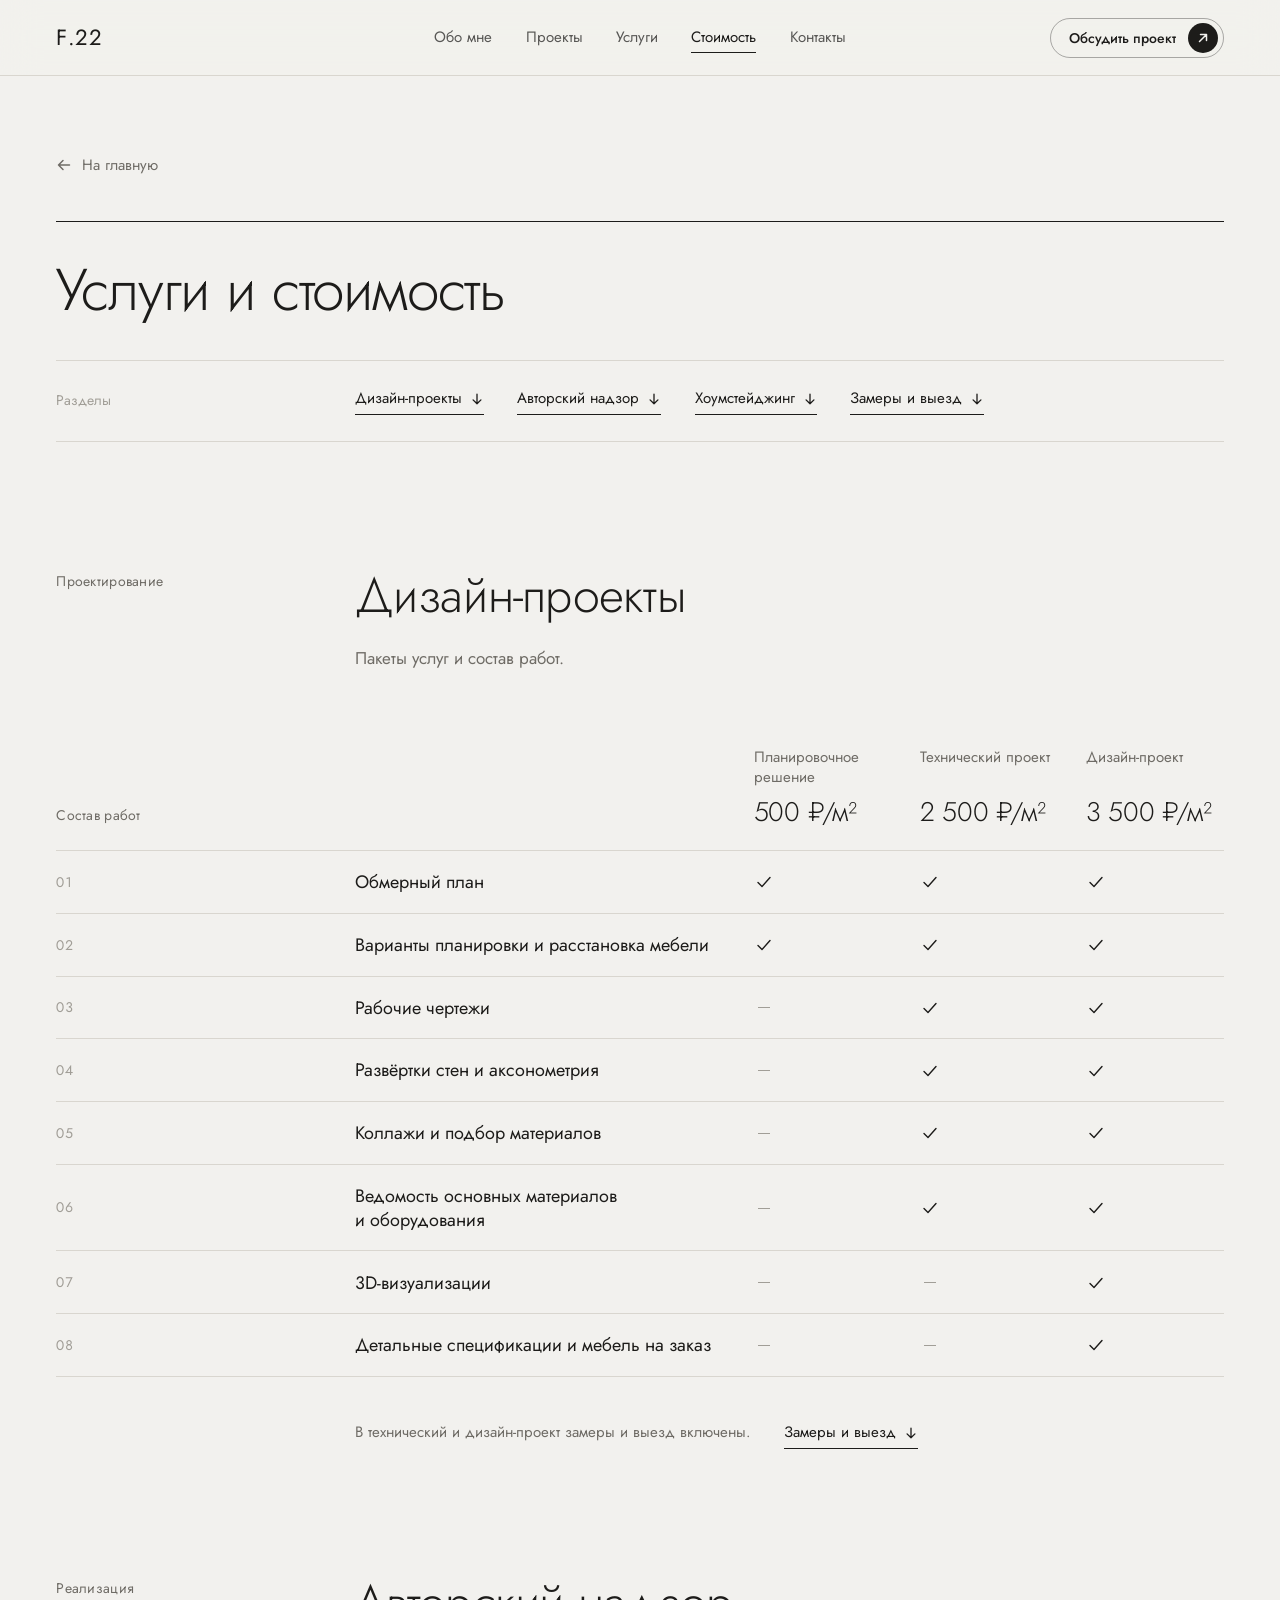
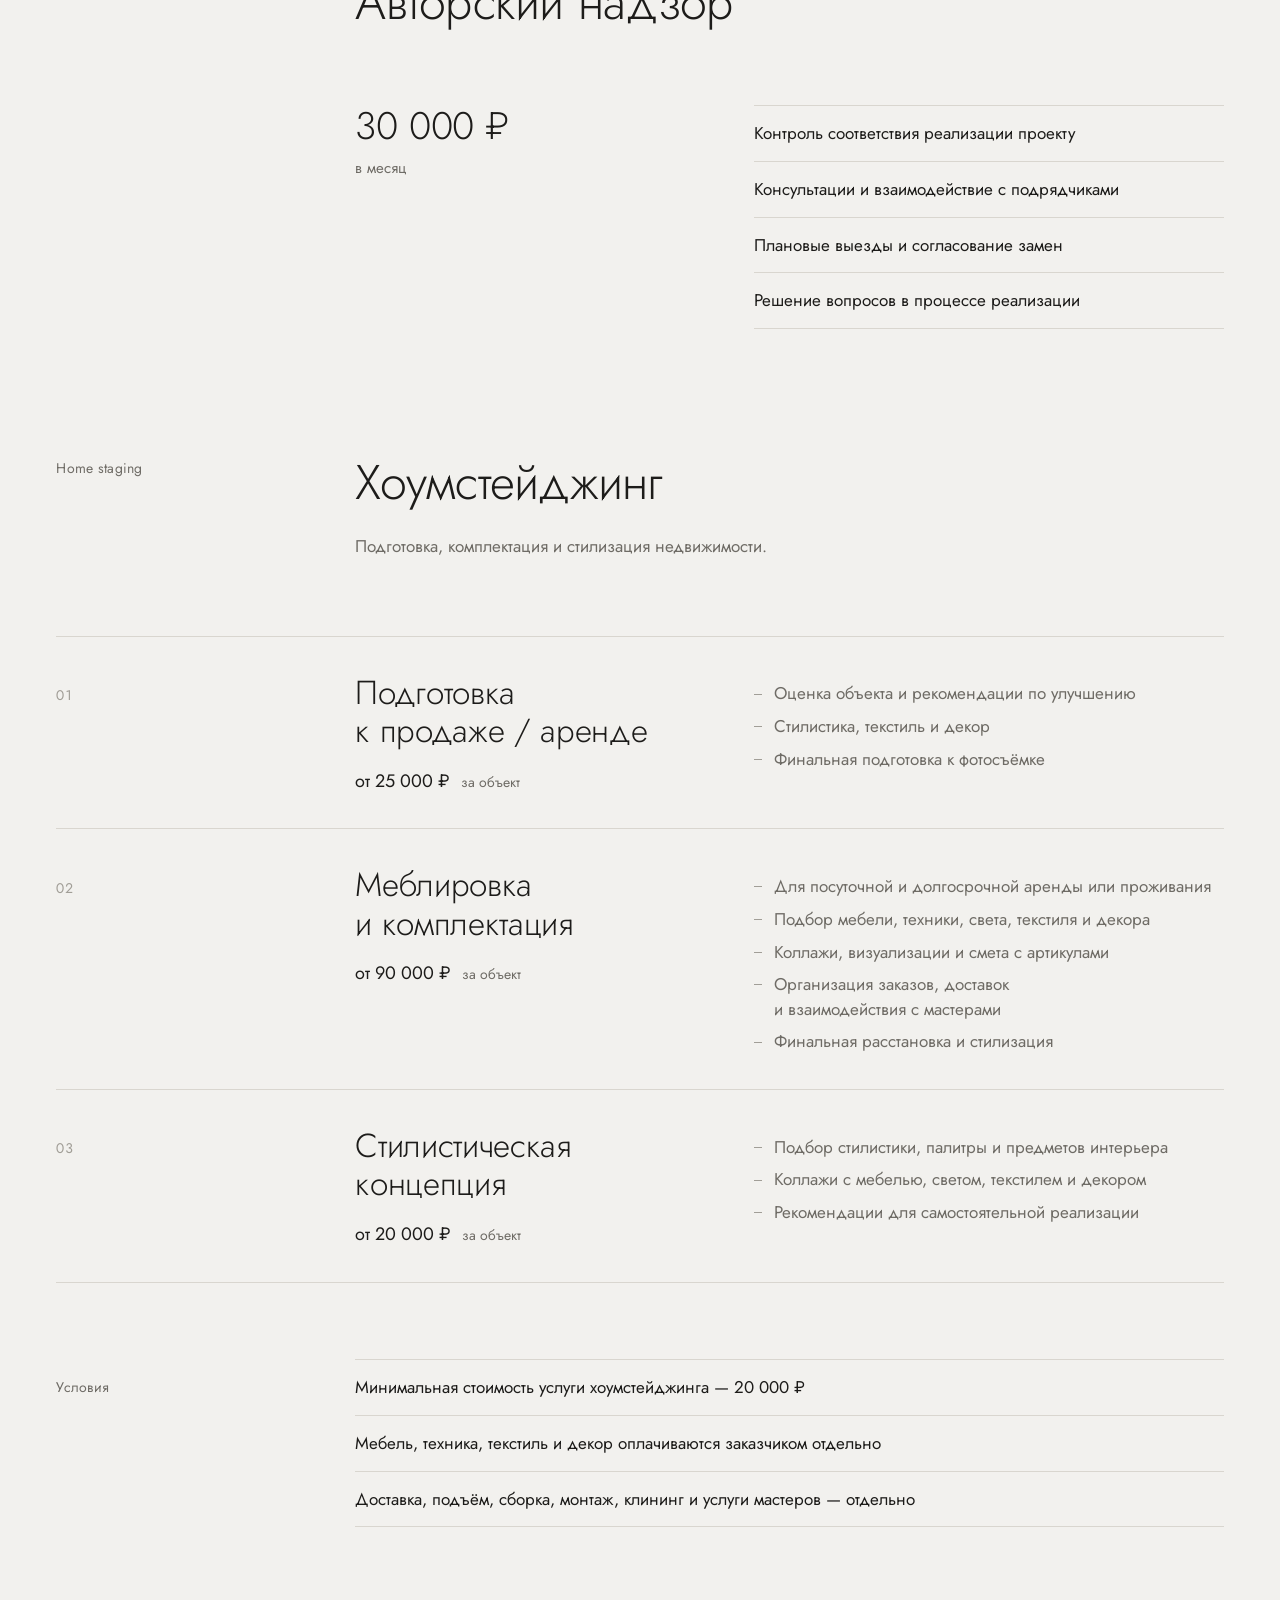
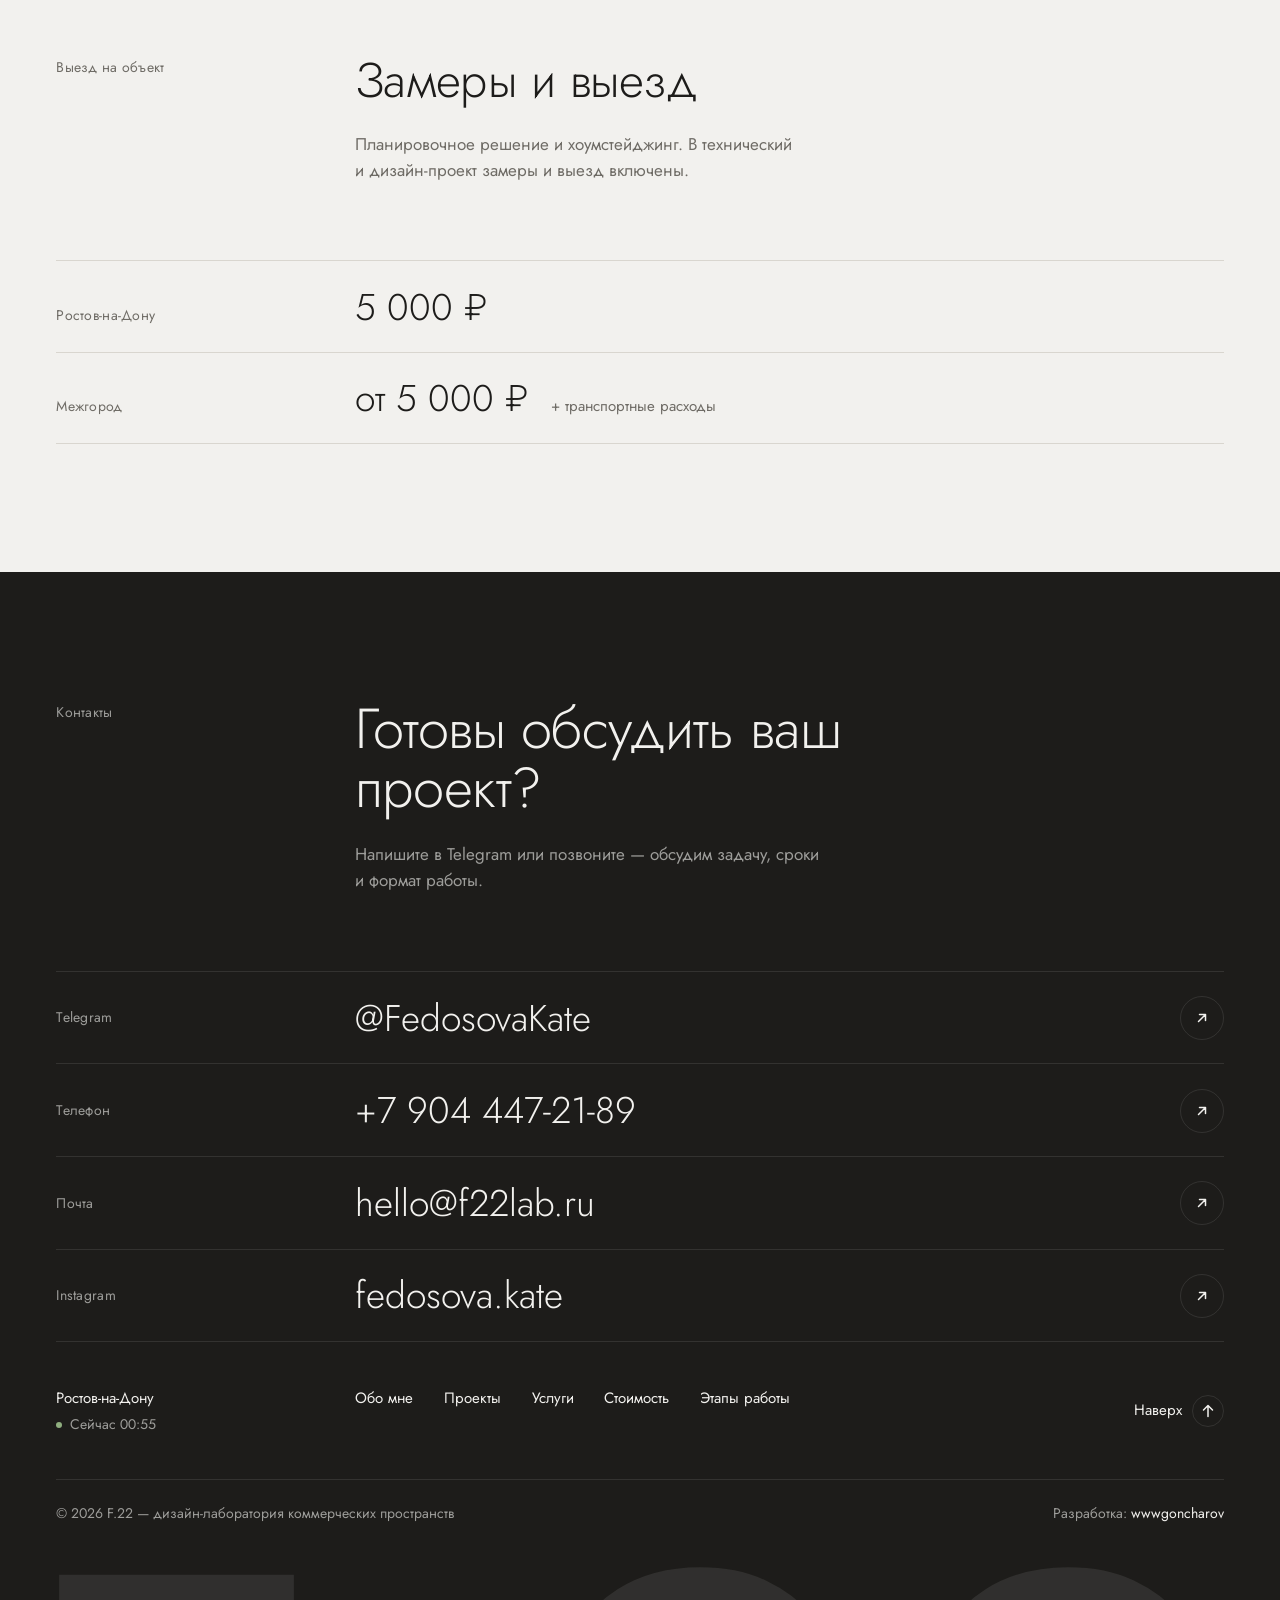
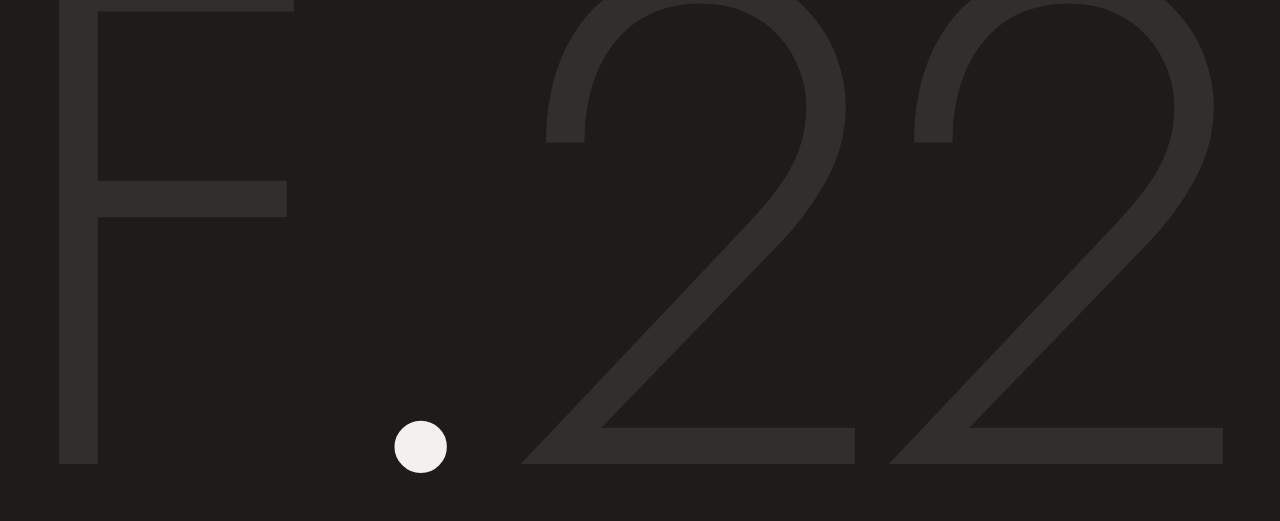
<file: price.html>
<!doctype html>
<html lang="ru">
<head>
<meta charset="UTF-8" />
<title>Стоимость дизайн-проекта интерьера и хоумстейджинга — F.22</title>
<meta name="robots" content="noindex" />
<link rel="canonical" href="https://f-22.ru/price/" />
<meta http-equiv="refresh" content="0; url=price/" />
<script>location.replace('price/' + location.hash);</script>
</head>
<body style="background:#f2f1ee"><a href="price/">Перейти на страницу</a></body>
</html>
</file>
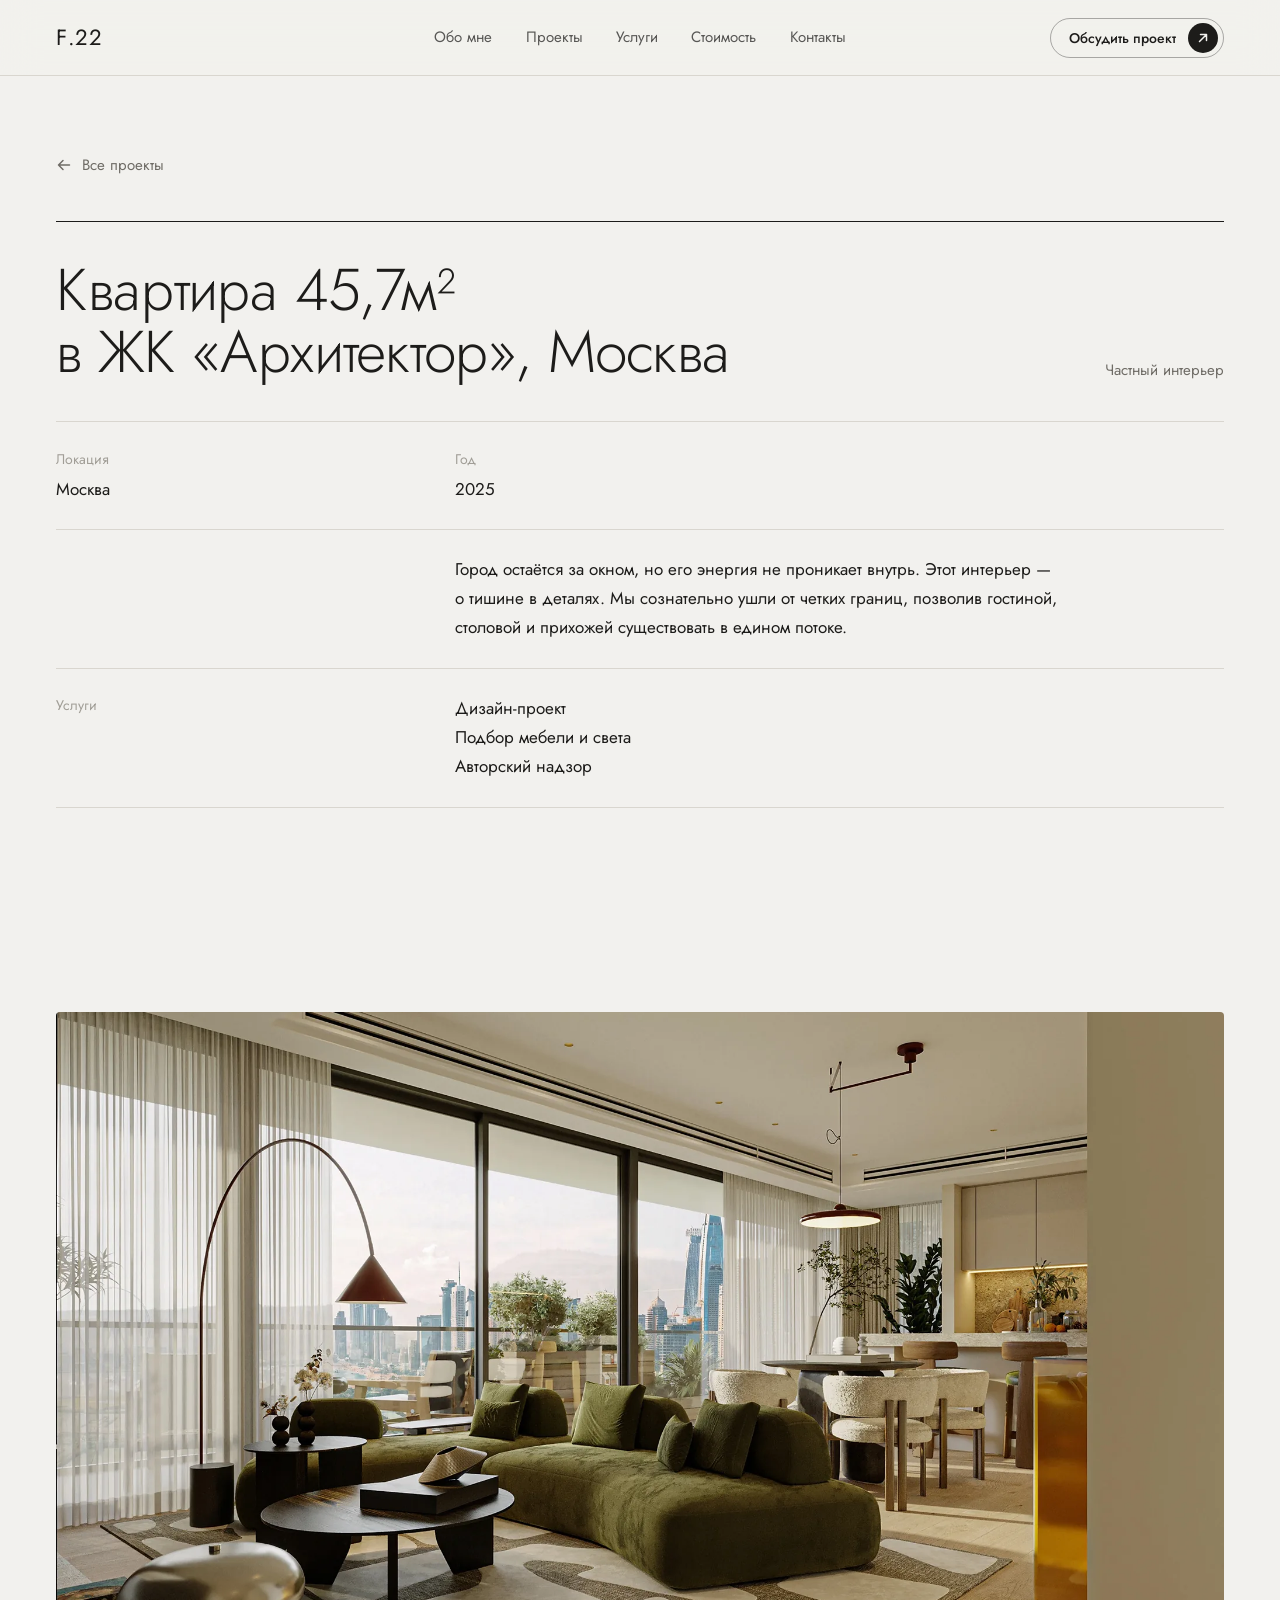
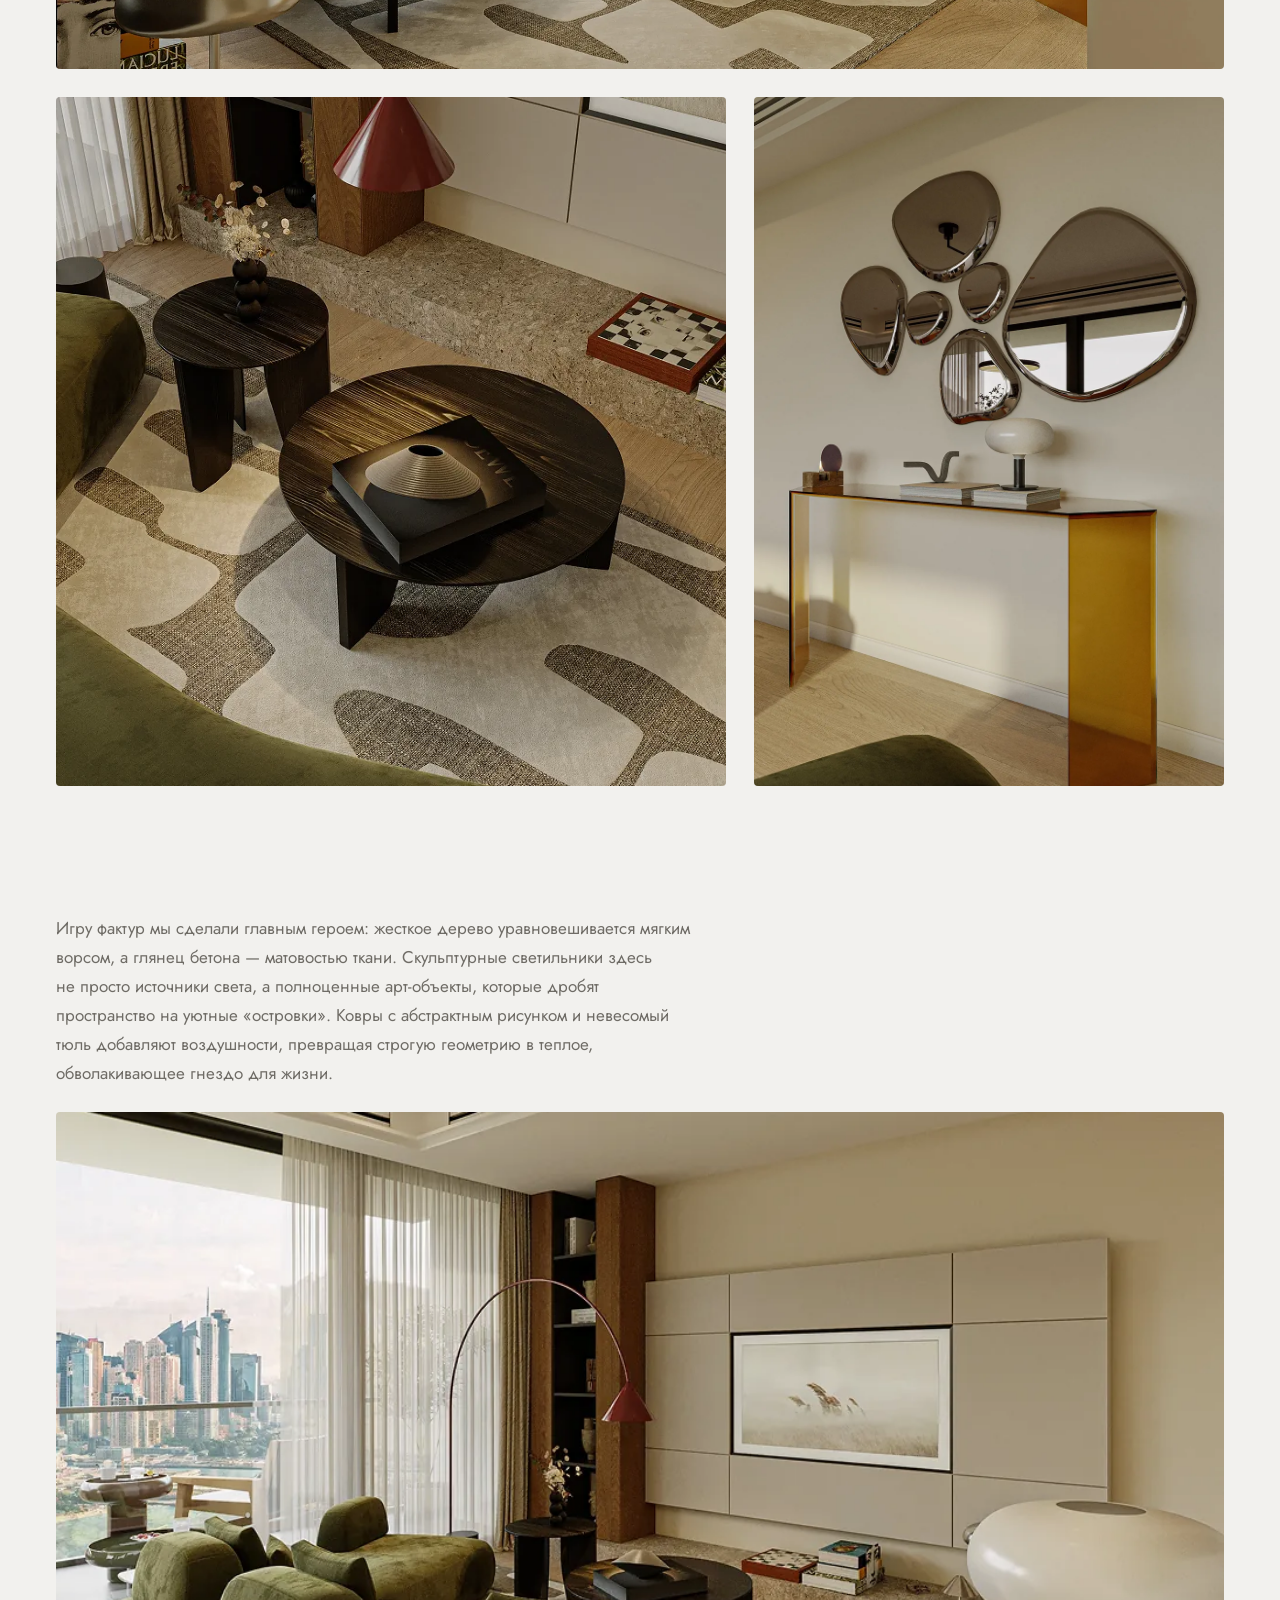
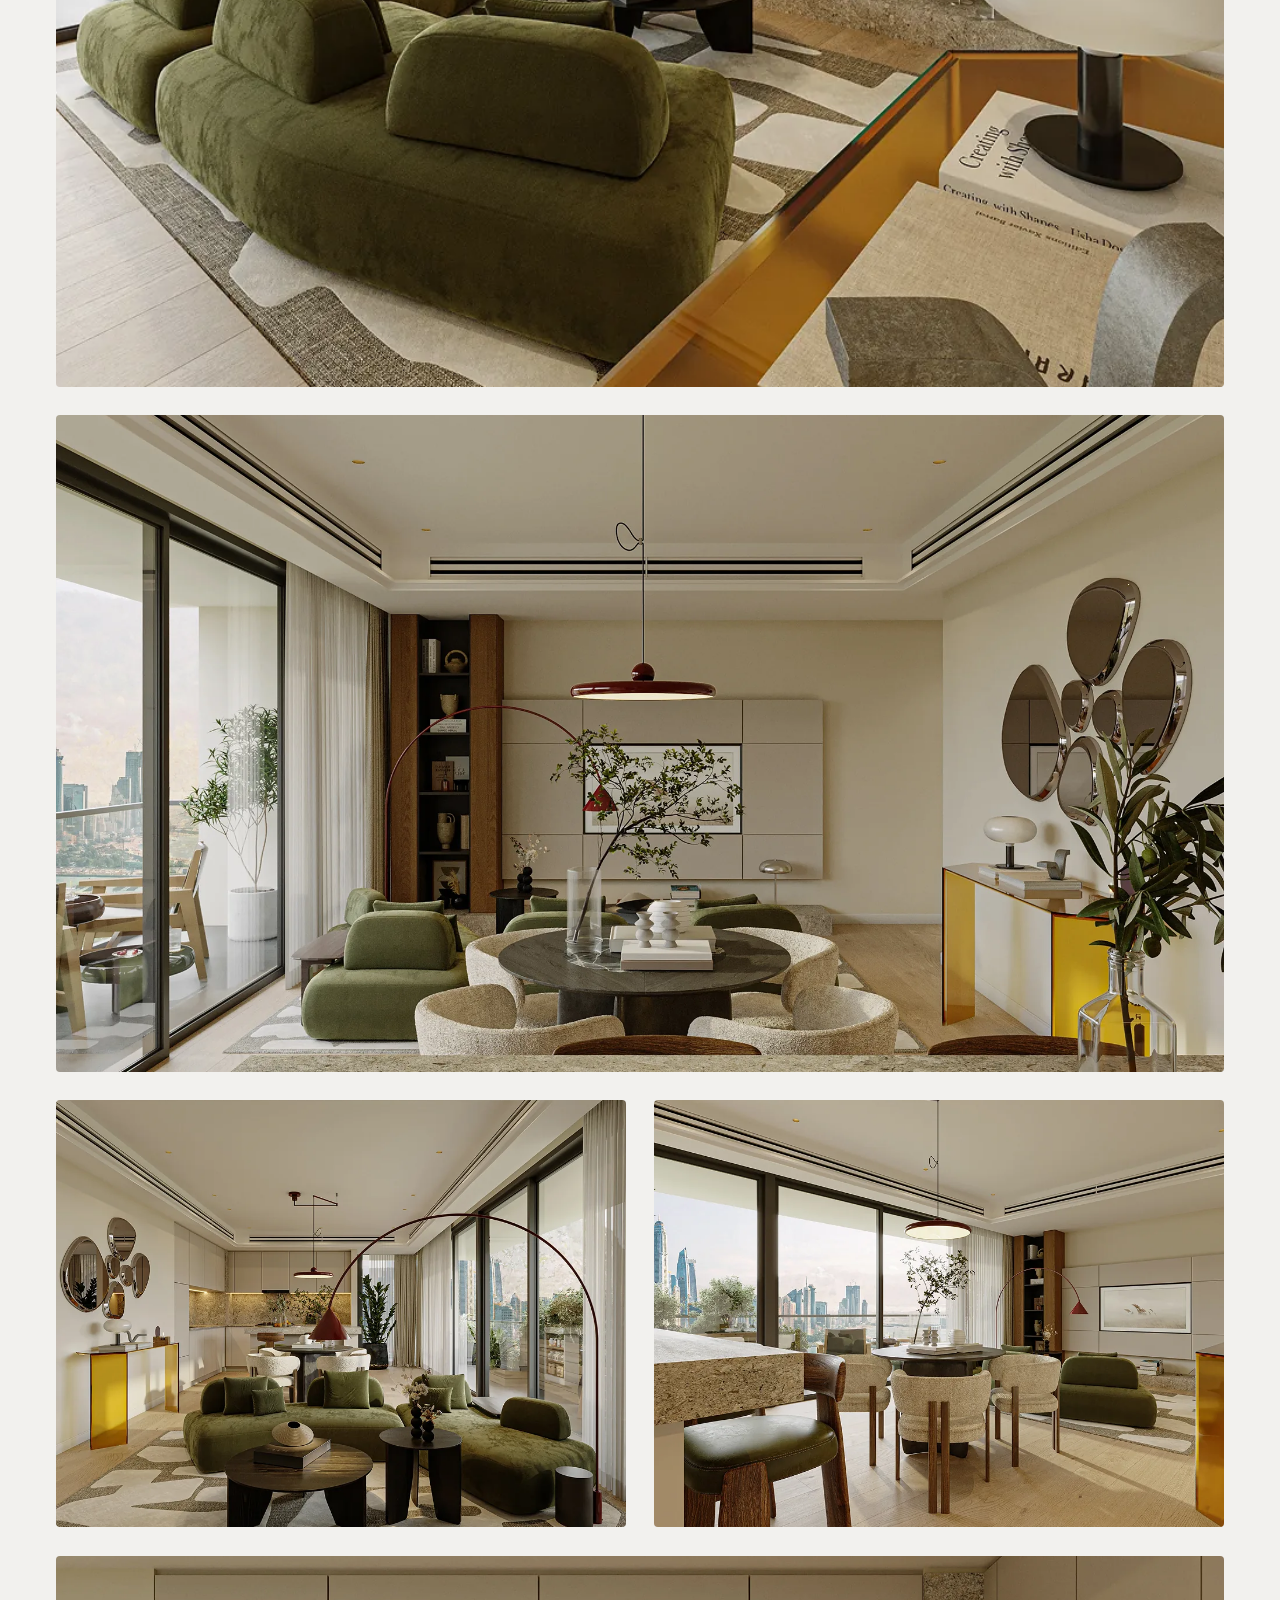
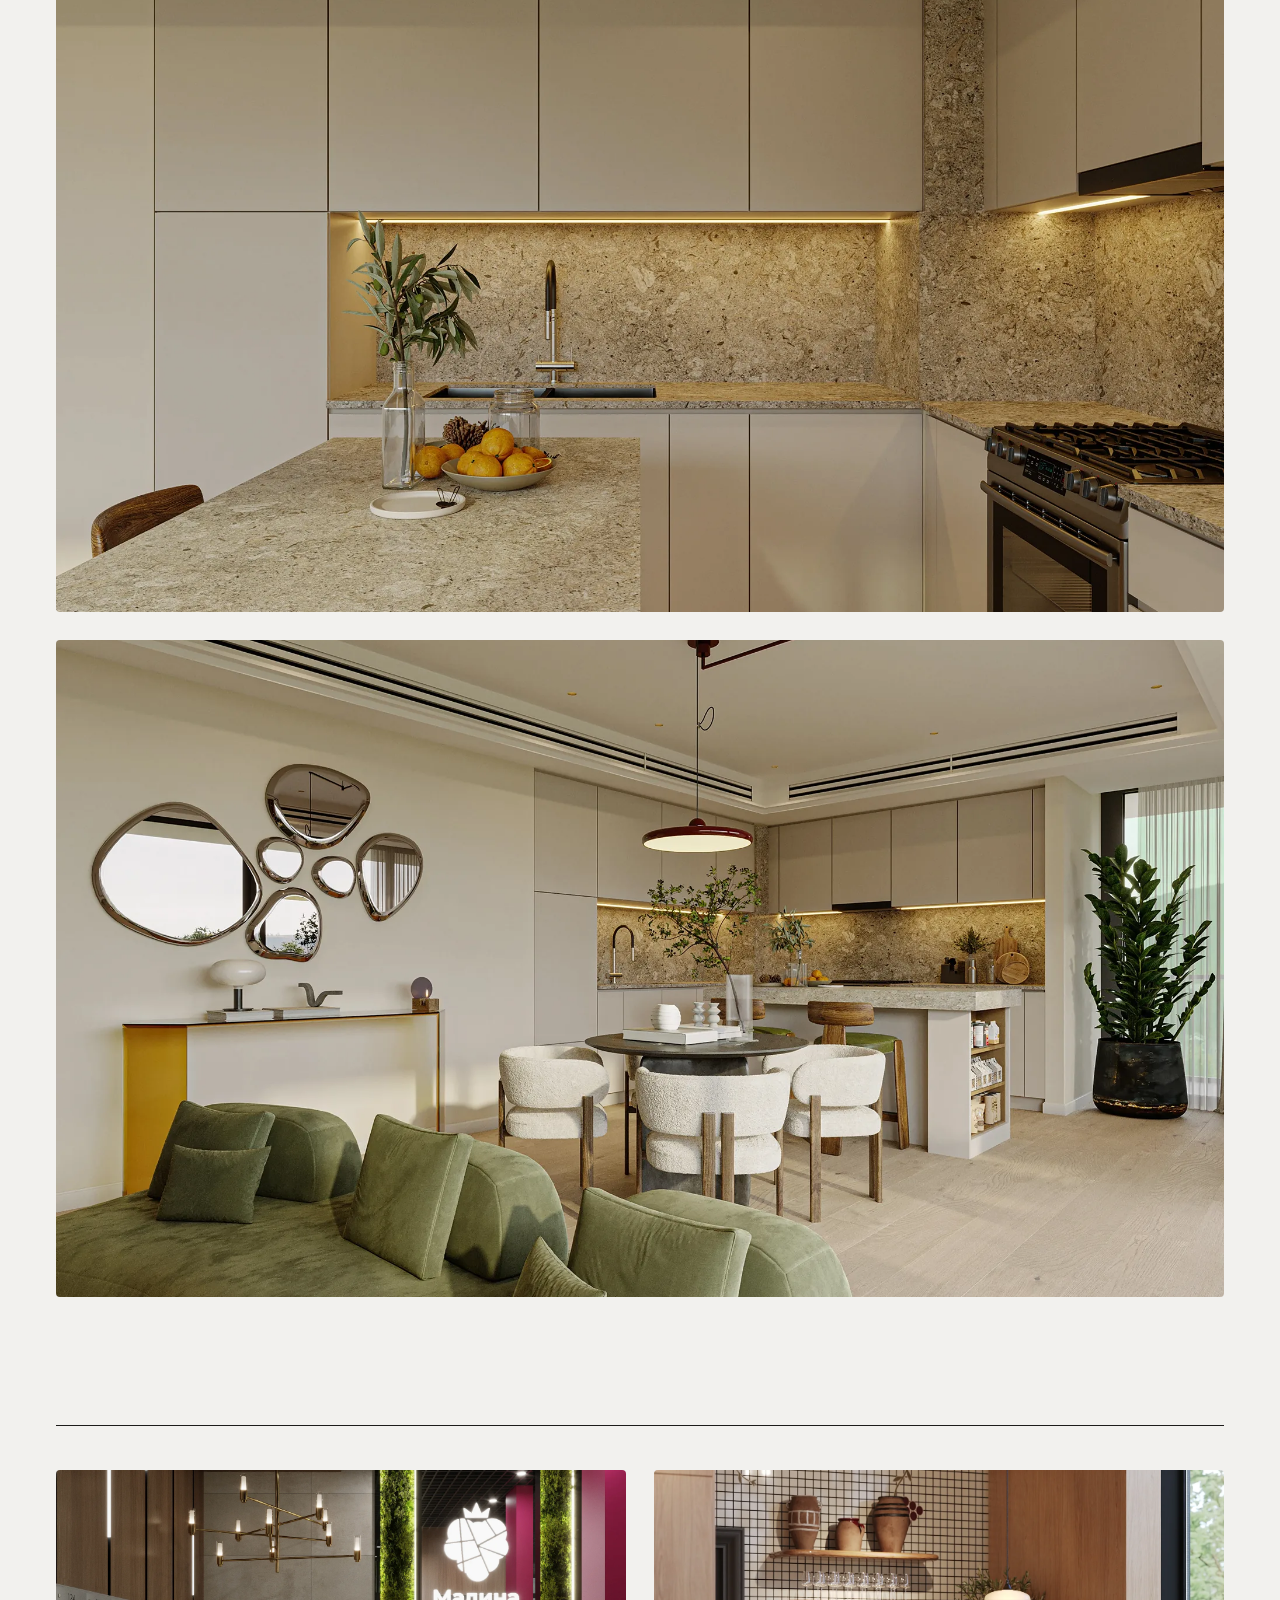
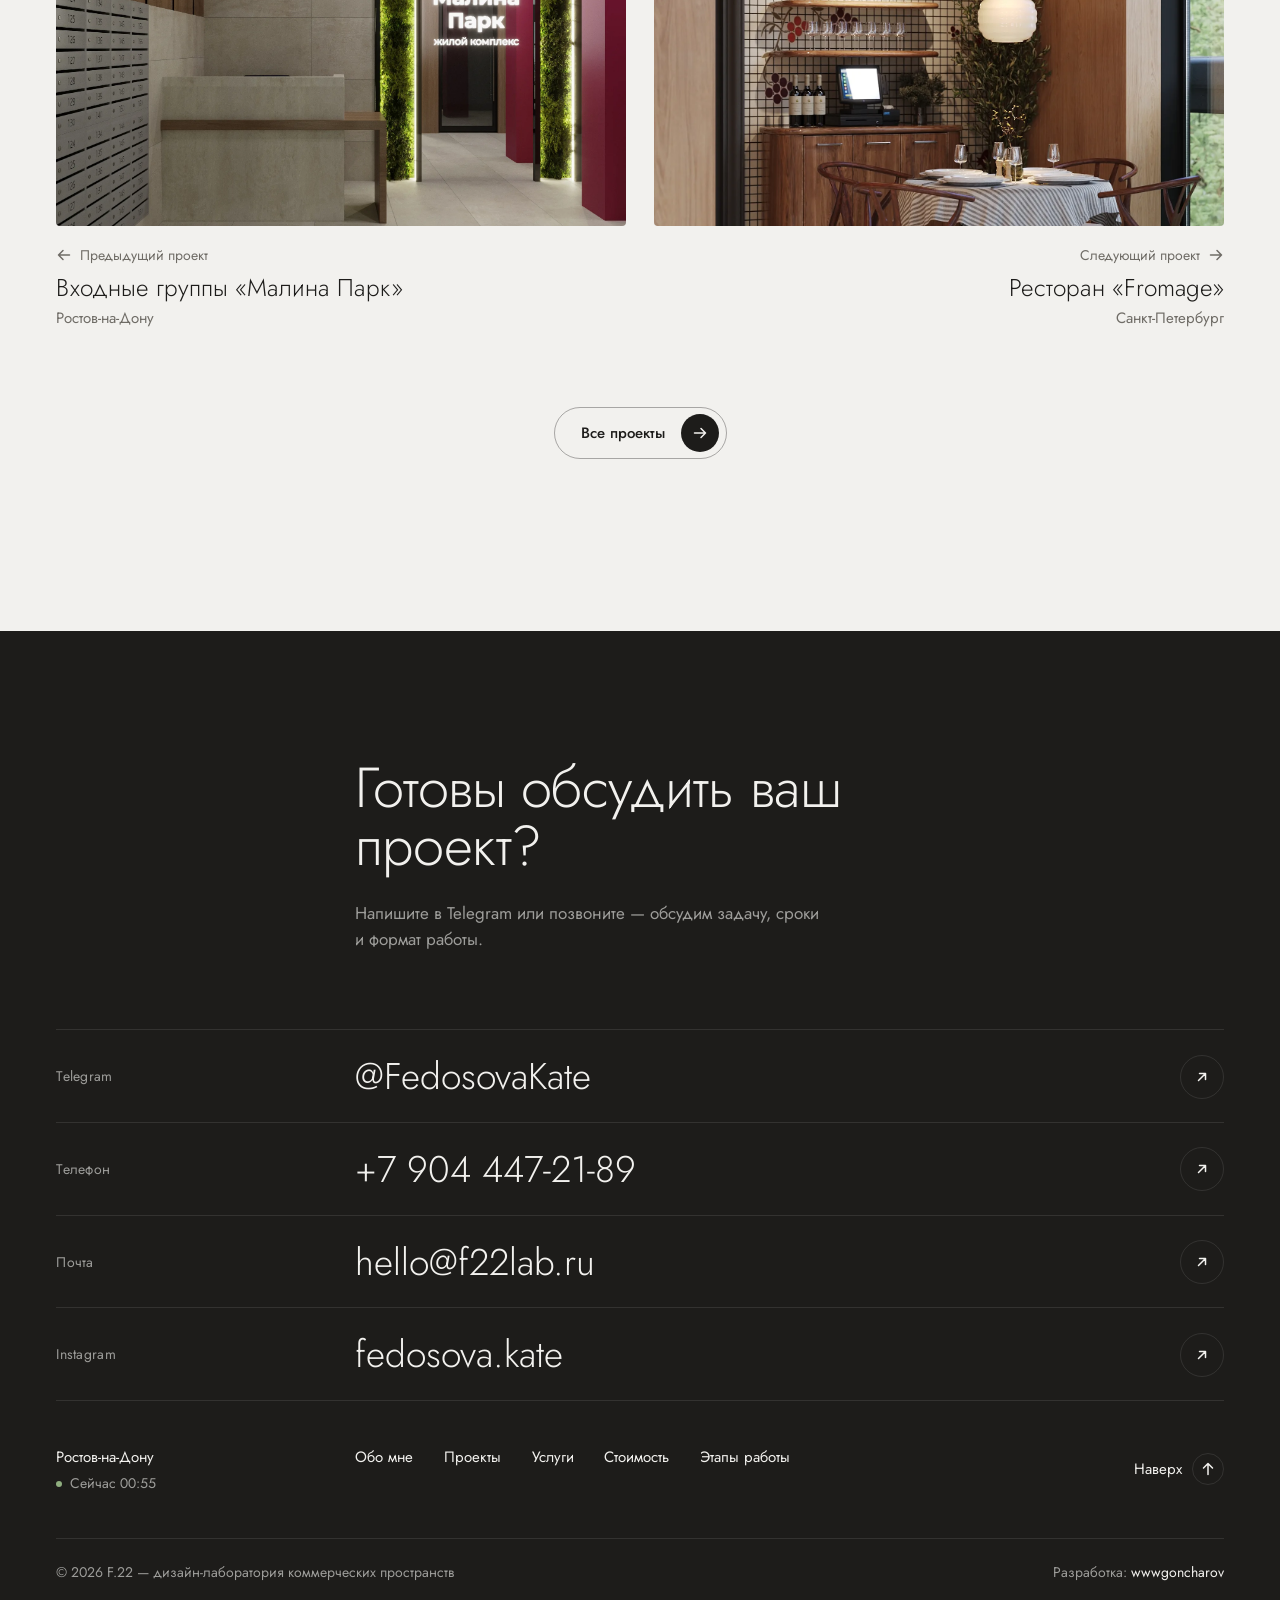
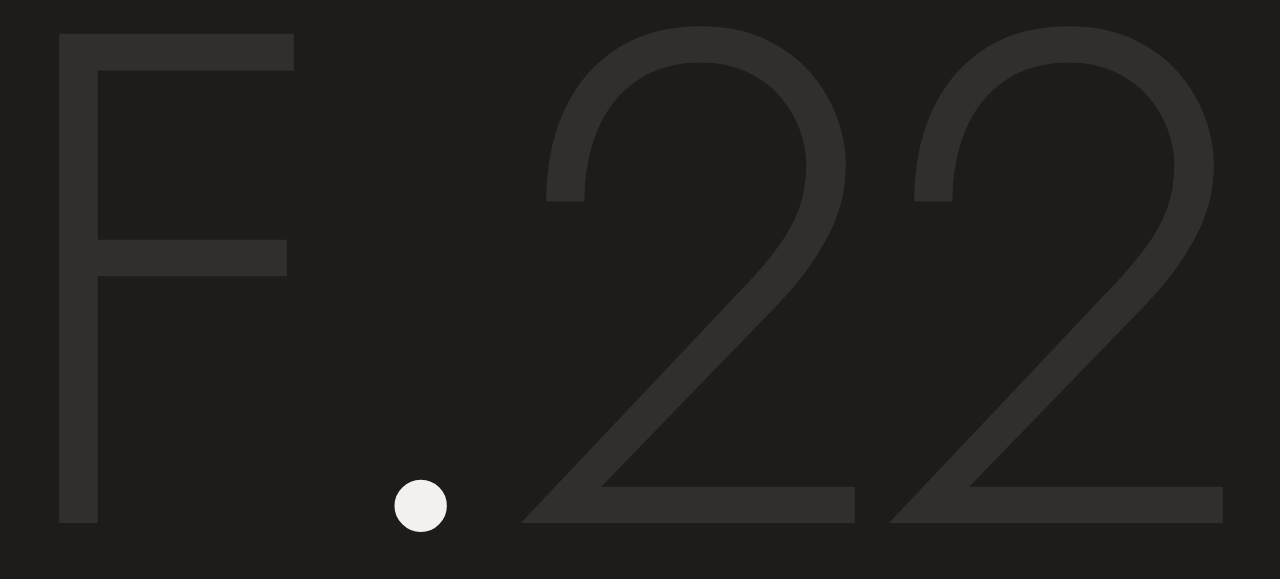
<file: projects/apartment-arhitektor.html>
<!doctype html>
<html lang="ru">
<head>
<meta charset="UTF-8" />
<title>Квартира 45,7м² в ЖК «Архитектор», Москва — F.22</title>
<meta name="robots" content="noindex" />
<link rel="canonical" href="https://f-22.ru/projects/apartment-arhitektor/" />
<meta http-equiv="refresh" content="0; url=apartment-arhitektor/" />
<script>location.replace('apartment-arhitektor/' + location.hash);</script>
</head>
<body style="background:#f2f1ee"><a href="apartment-arhitektor/">Перейти на страницу</a></body>
</html>
</file>
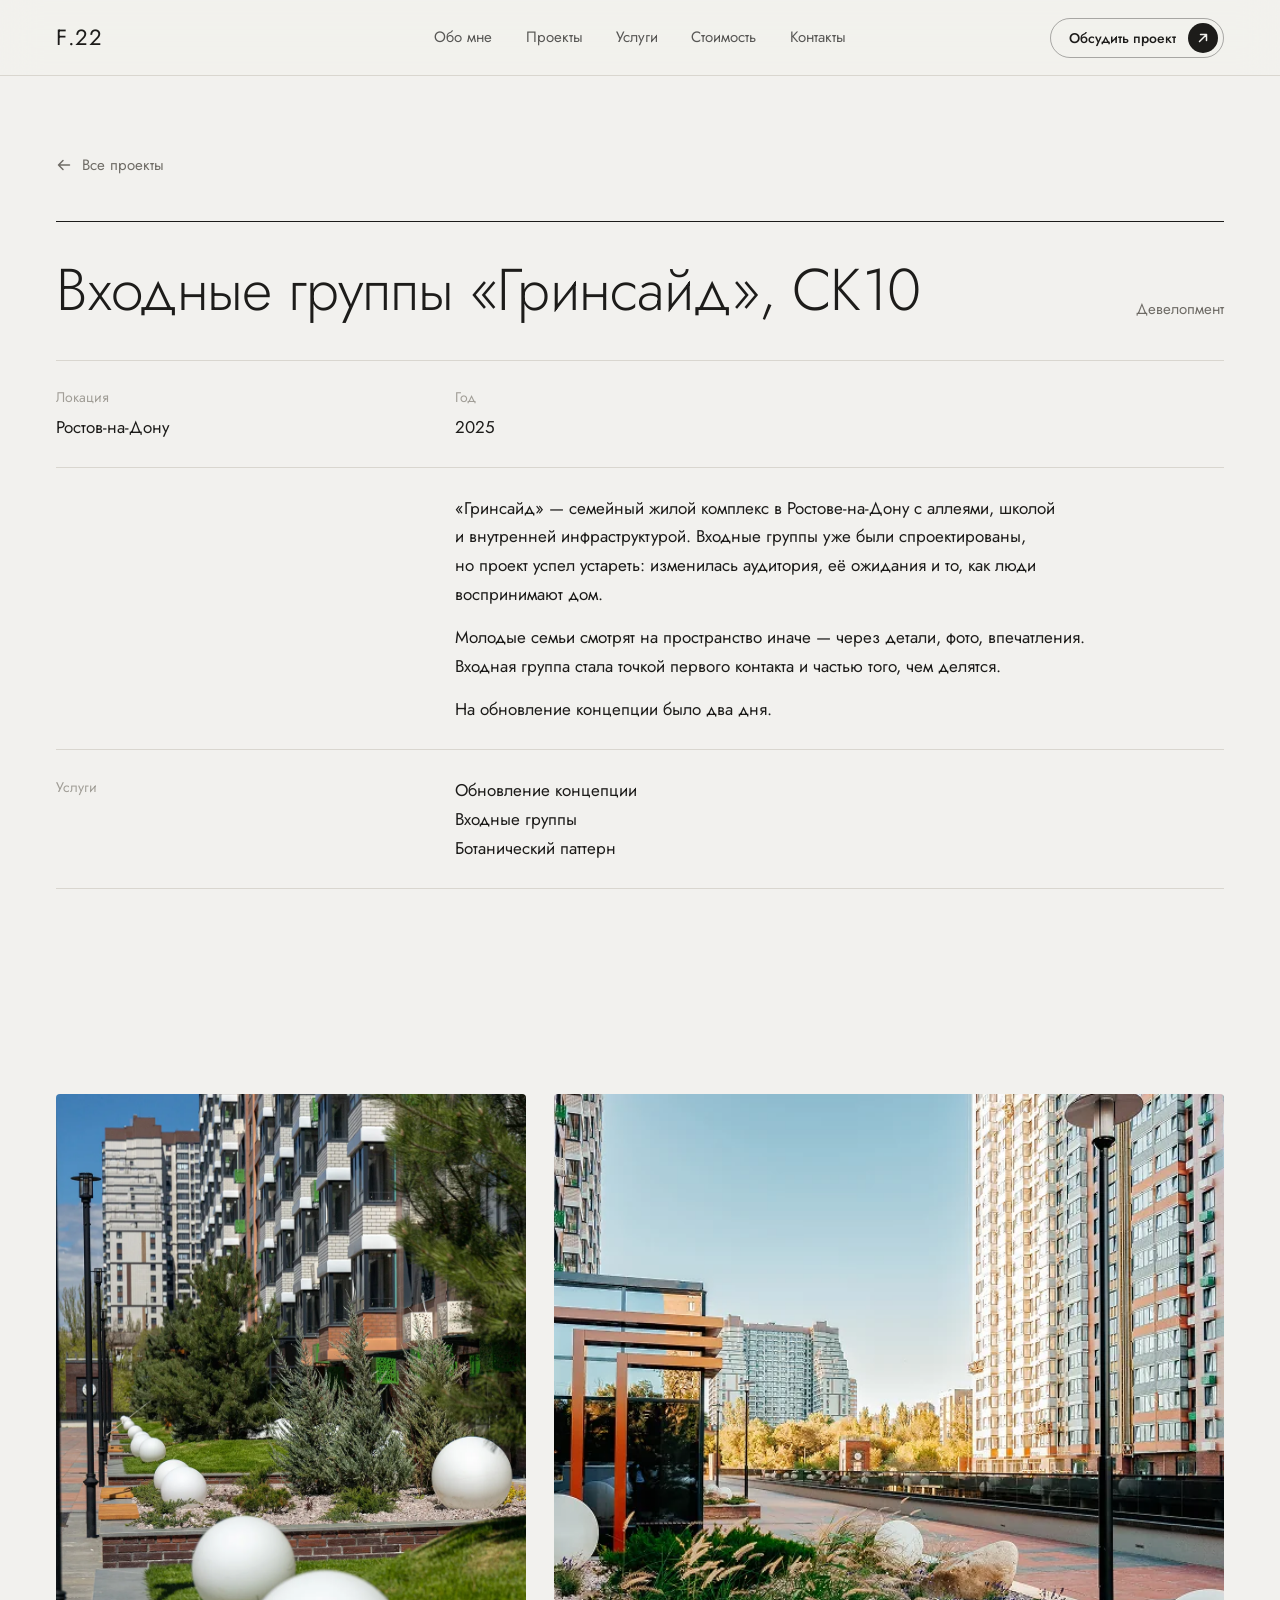
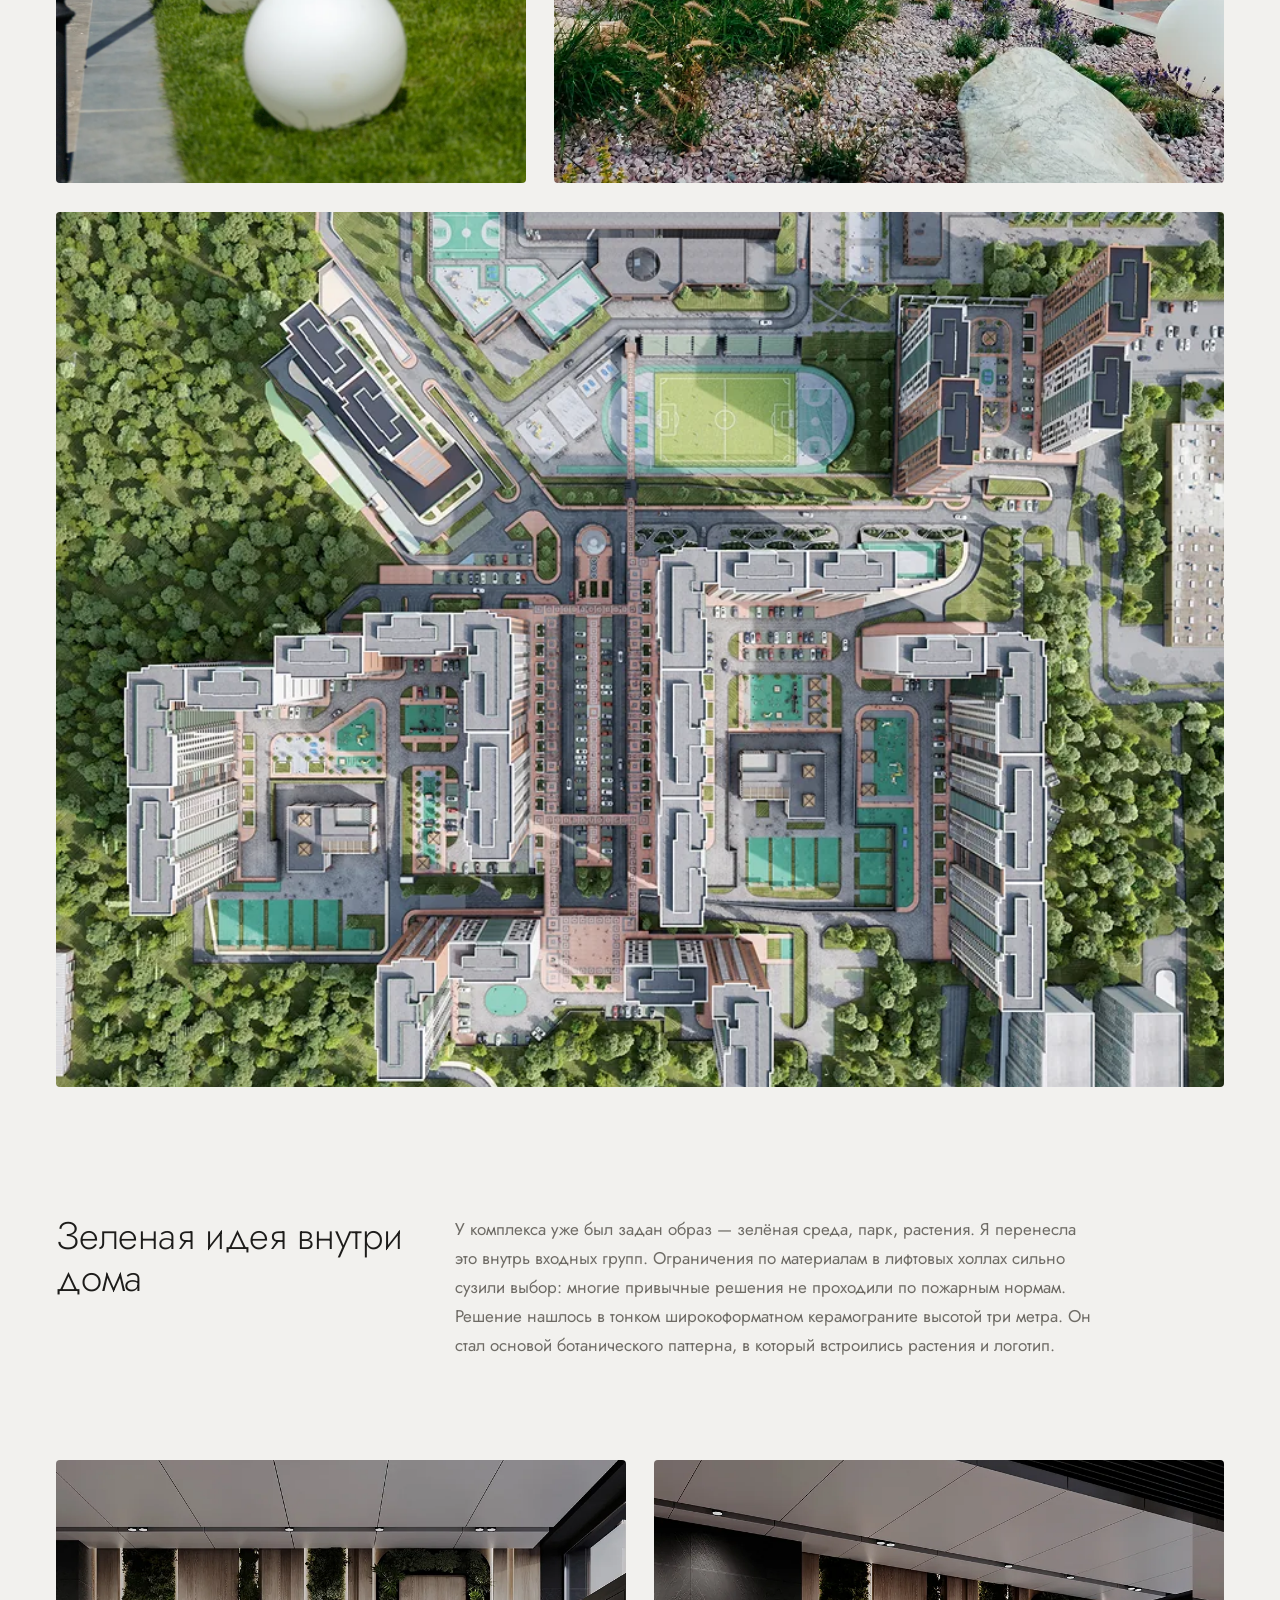
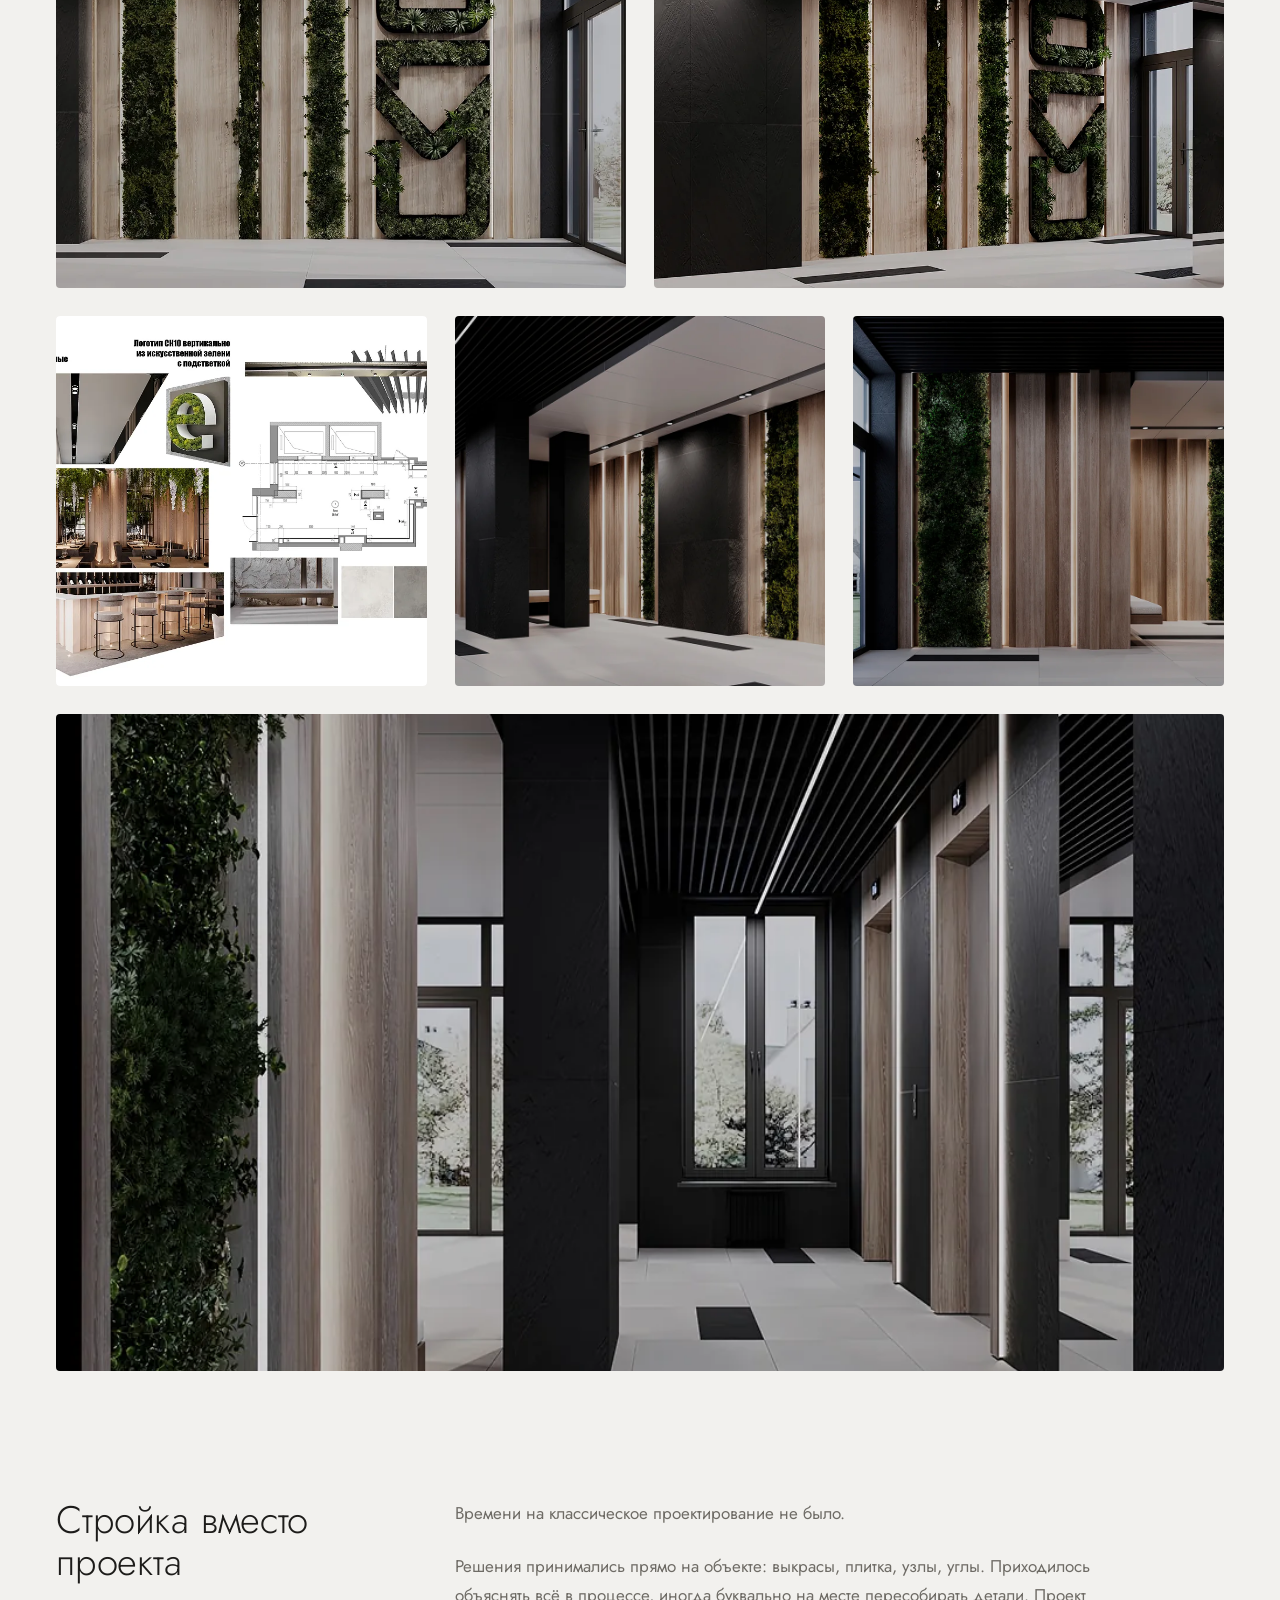
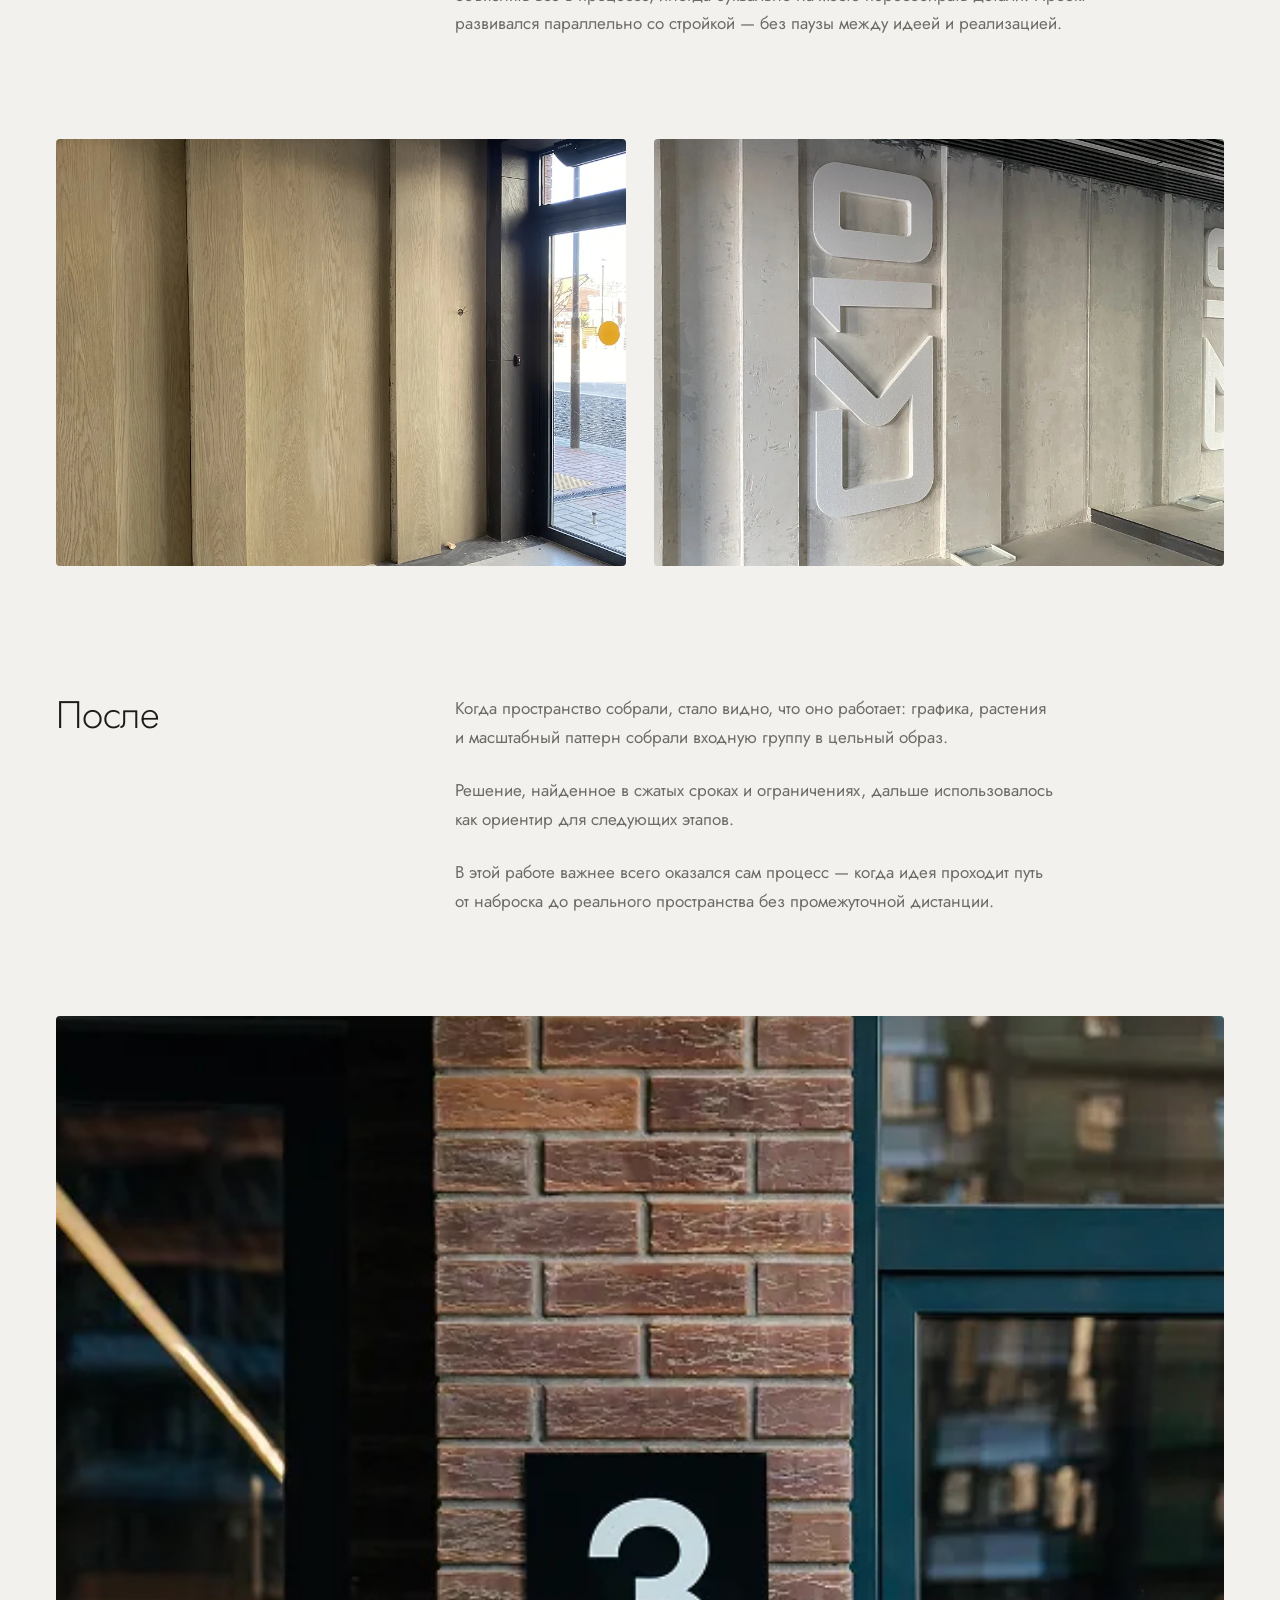
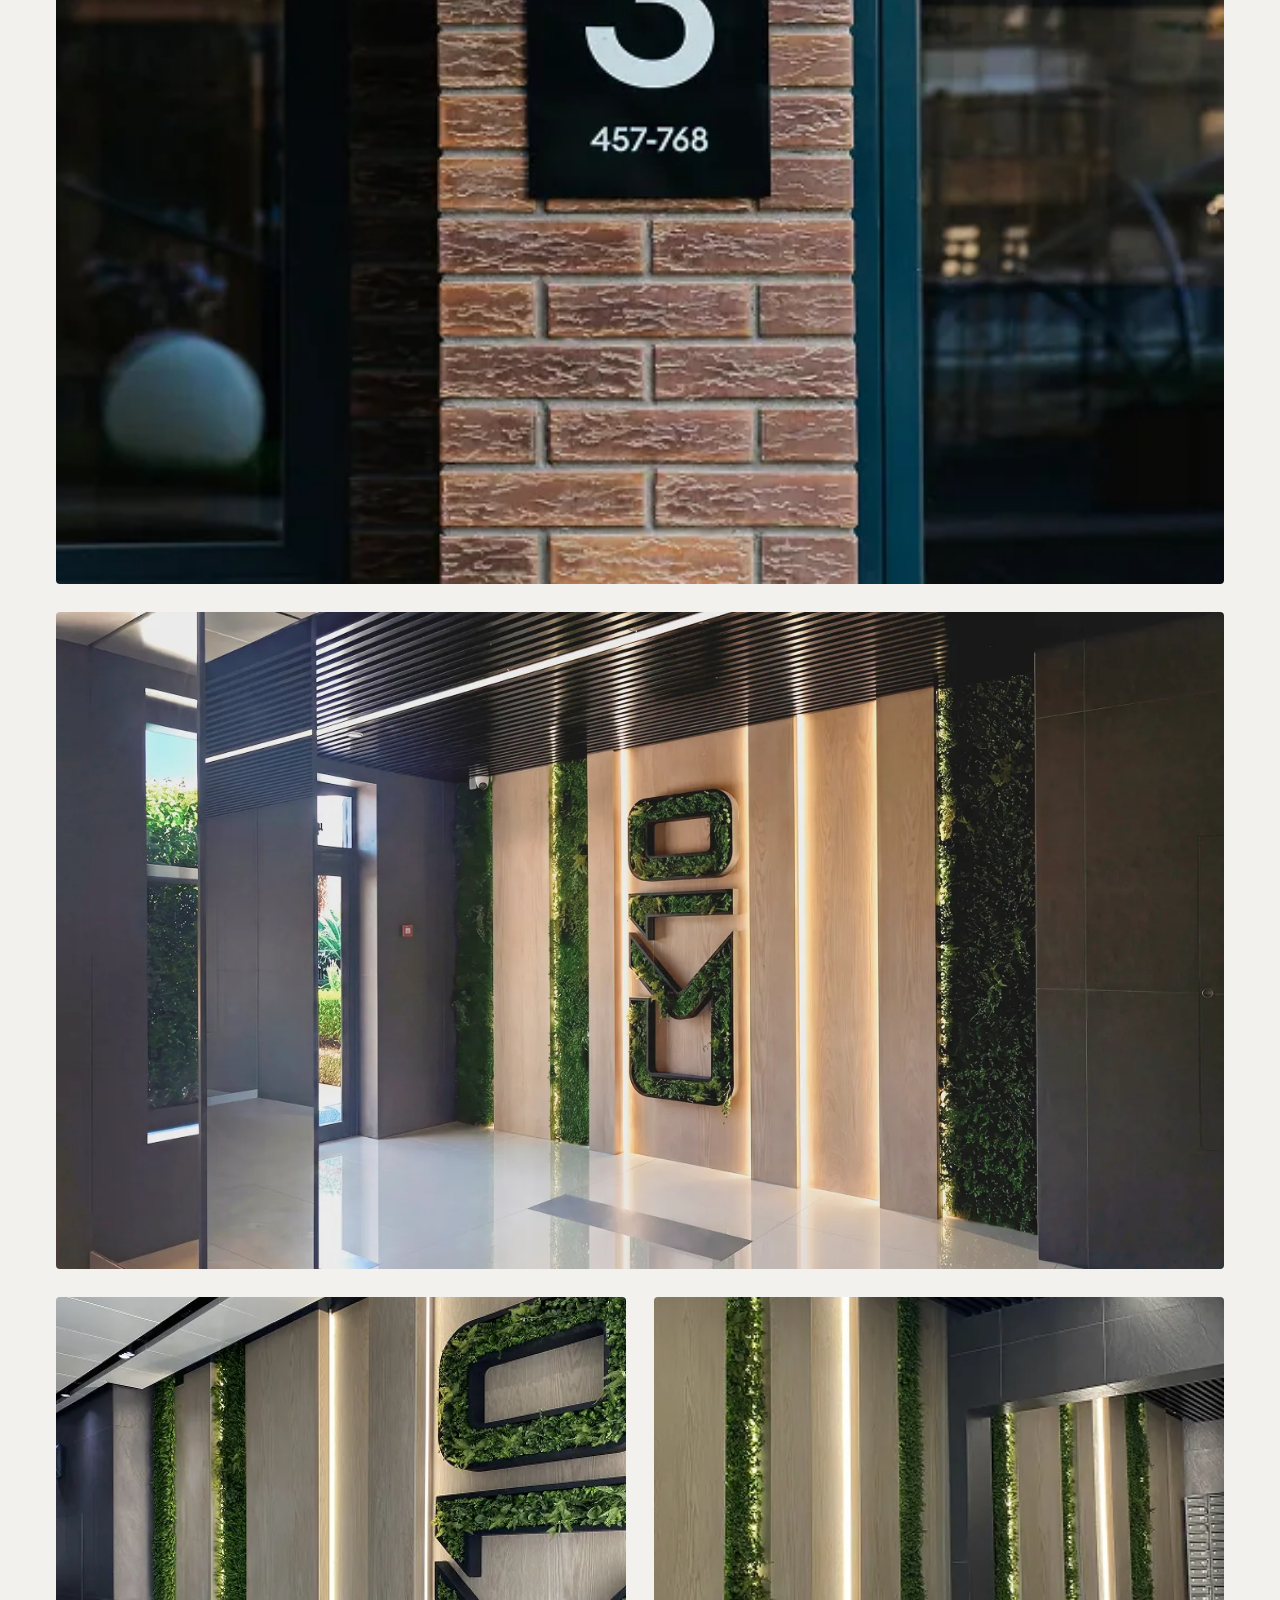
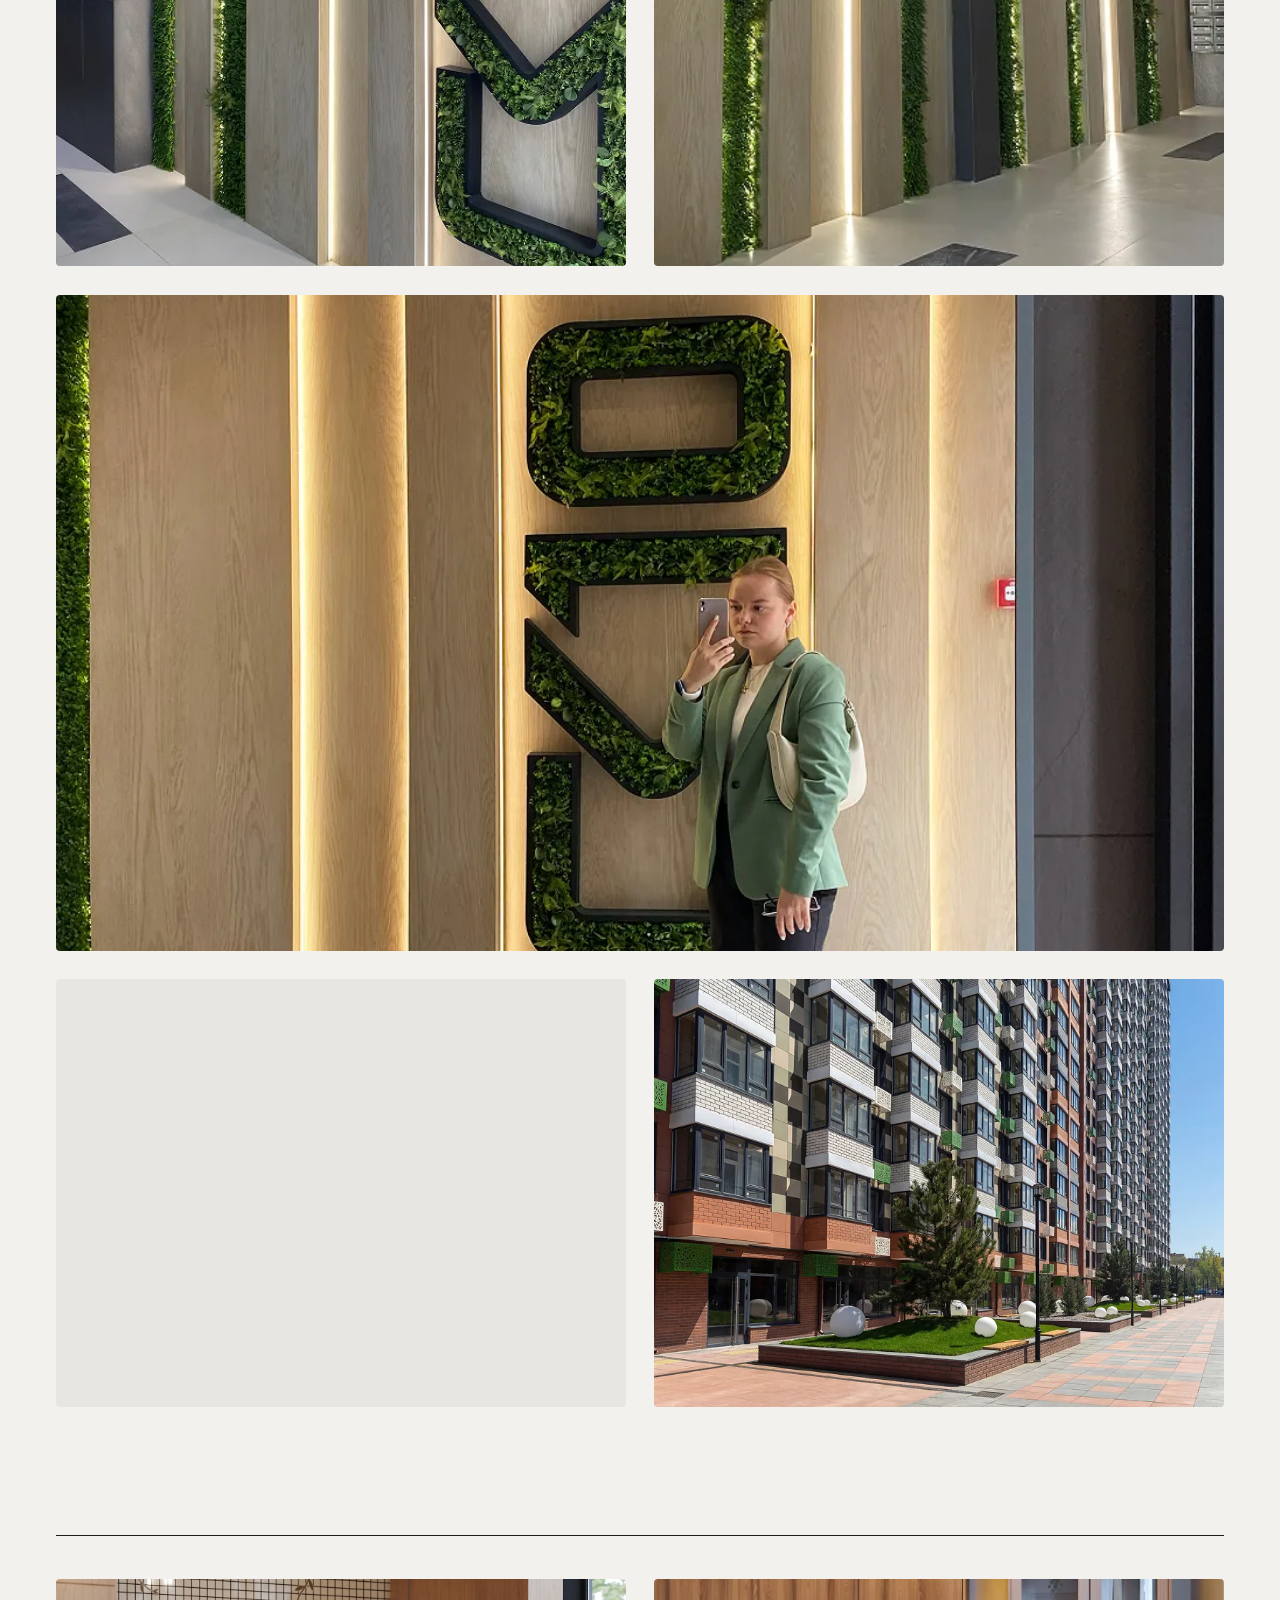
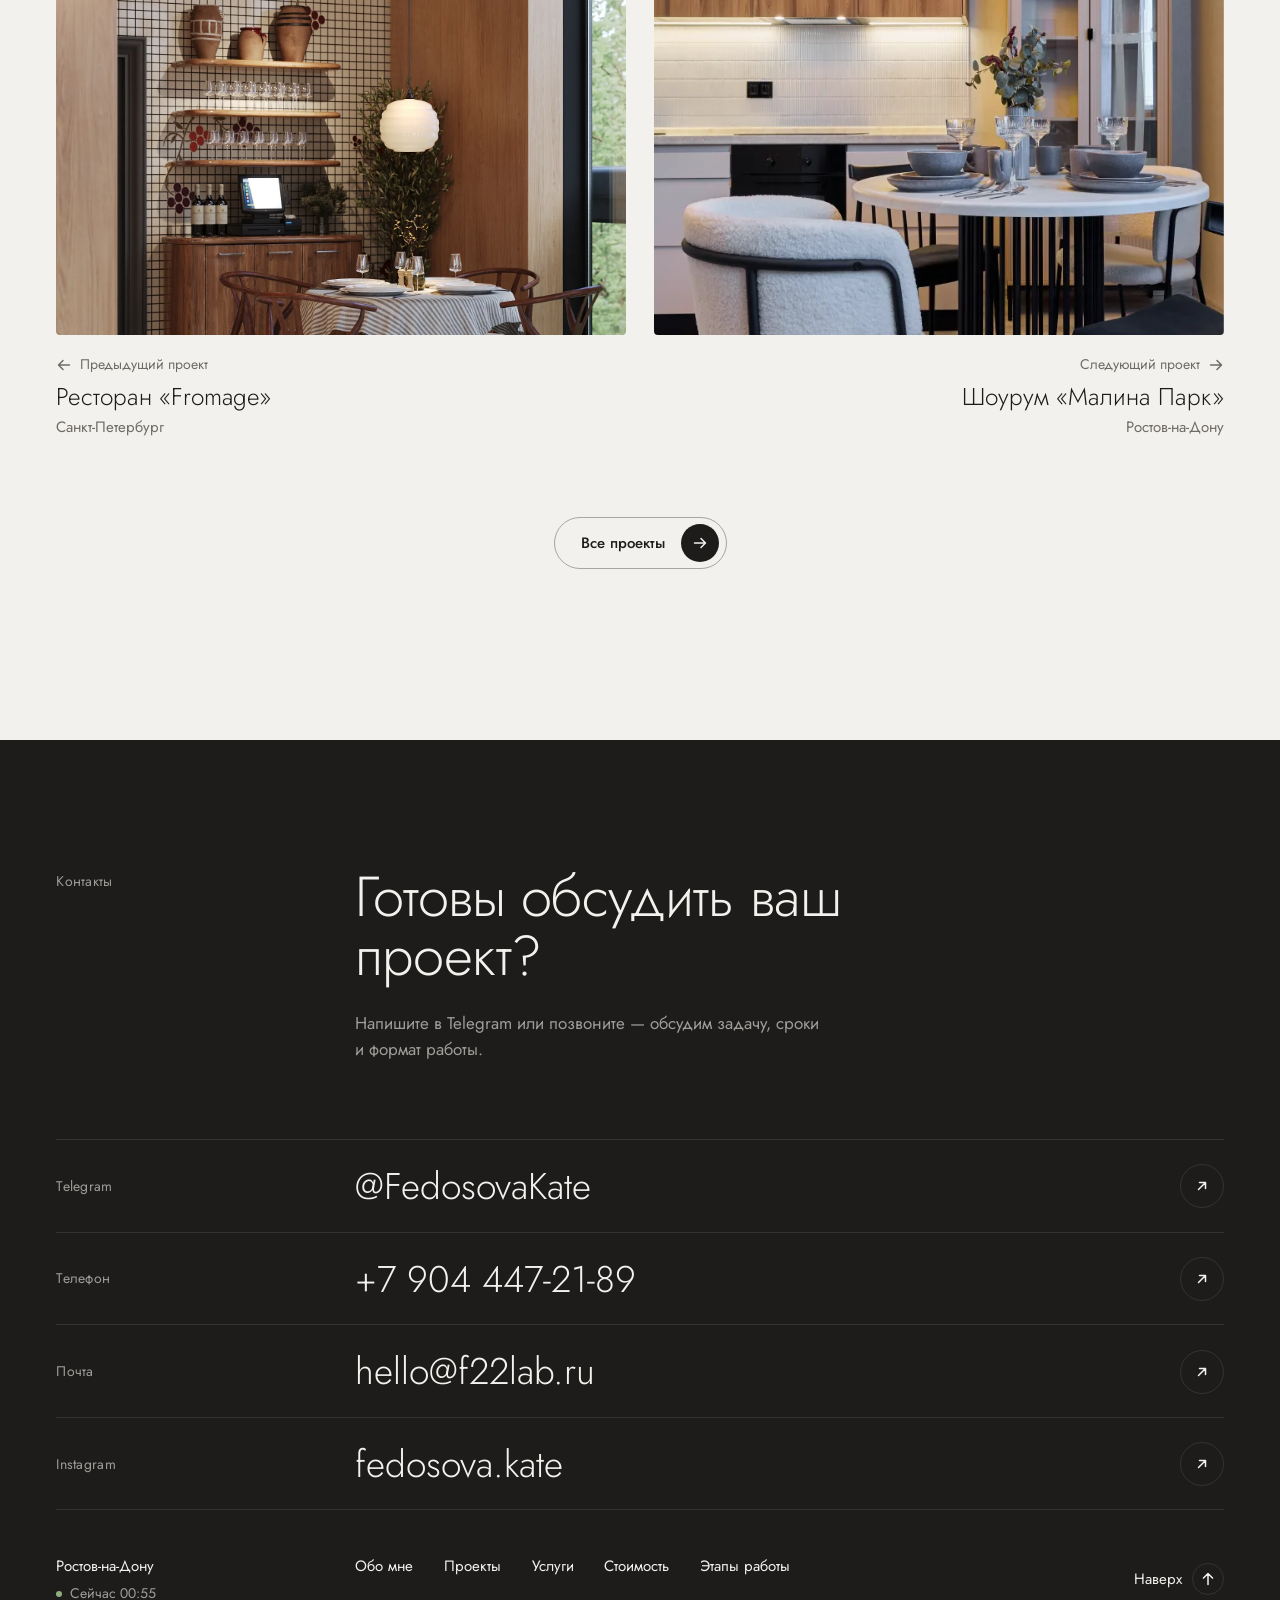
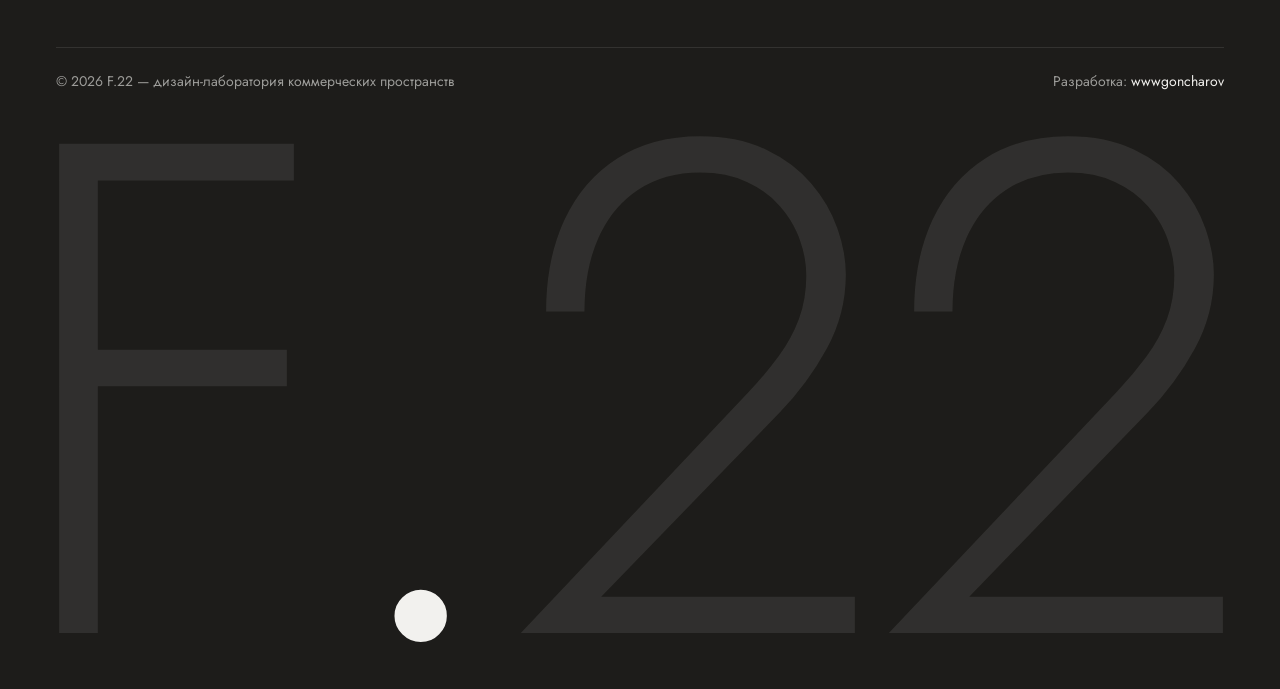
<file: projects/entrance-greenside.html>
<!doctype html>
<html lang="ru">
<head>
<meta charset="UTF-8" />
<title>Входные группы «Гринсайд», СК10 — F.22</title>
<meta name="robots" content="noindex" />
<link rel="canonical" href="https://f-22.ru/projects/entrance-greenside/" />
<meta http-equiv="refresh" content="0; url=entrance-greenside/" />
<script>location.replace('entrance-greenside/' + location.hash);</script>
</head>
<body style="background:#f2f1ee"><a href="entrance-greenside/">Перейти на страницу</a></body>
</html>
</file>
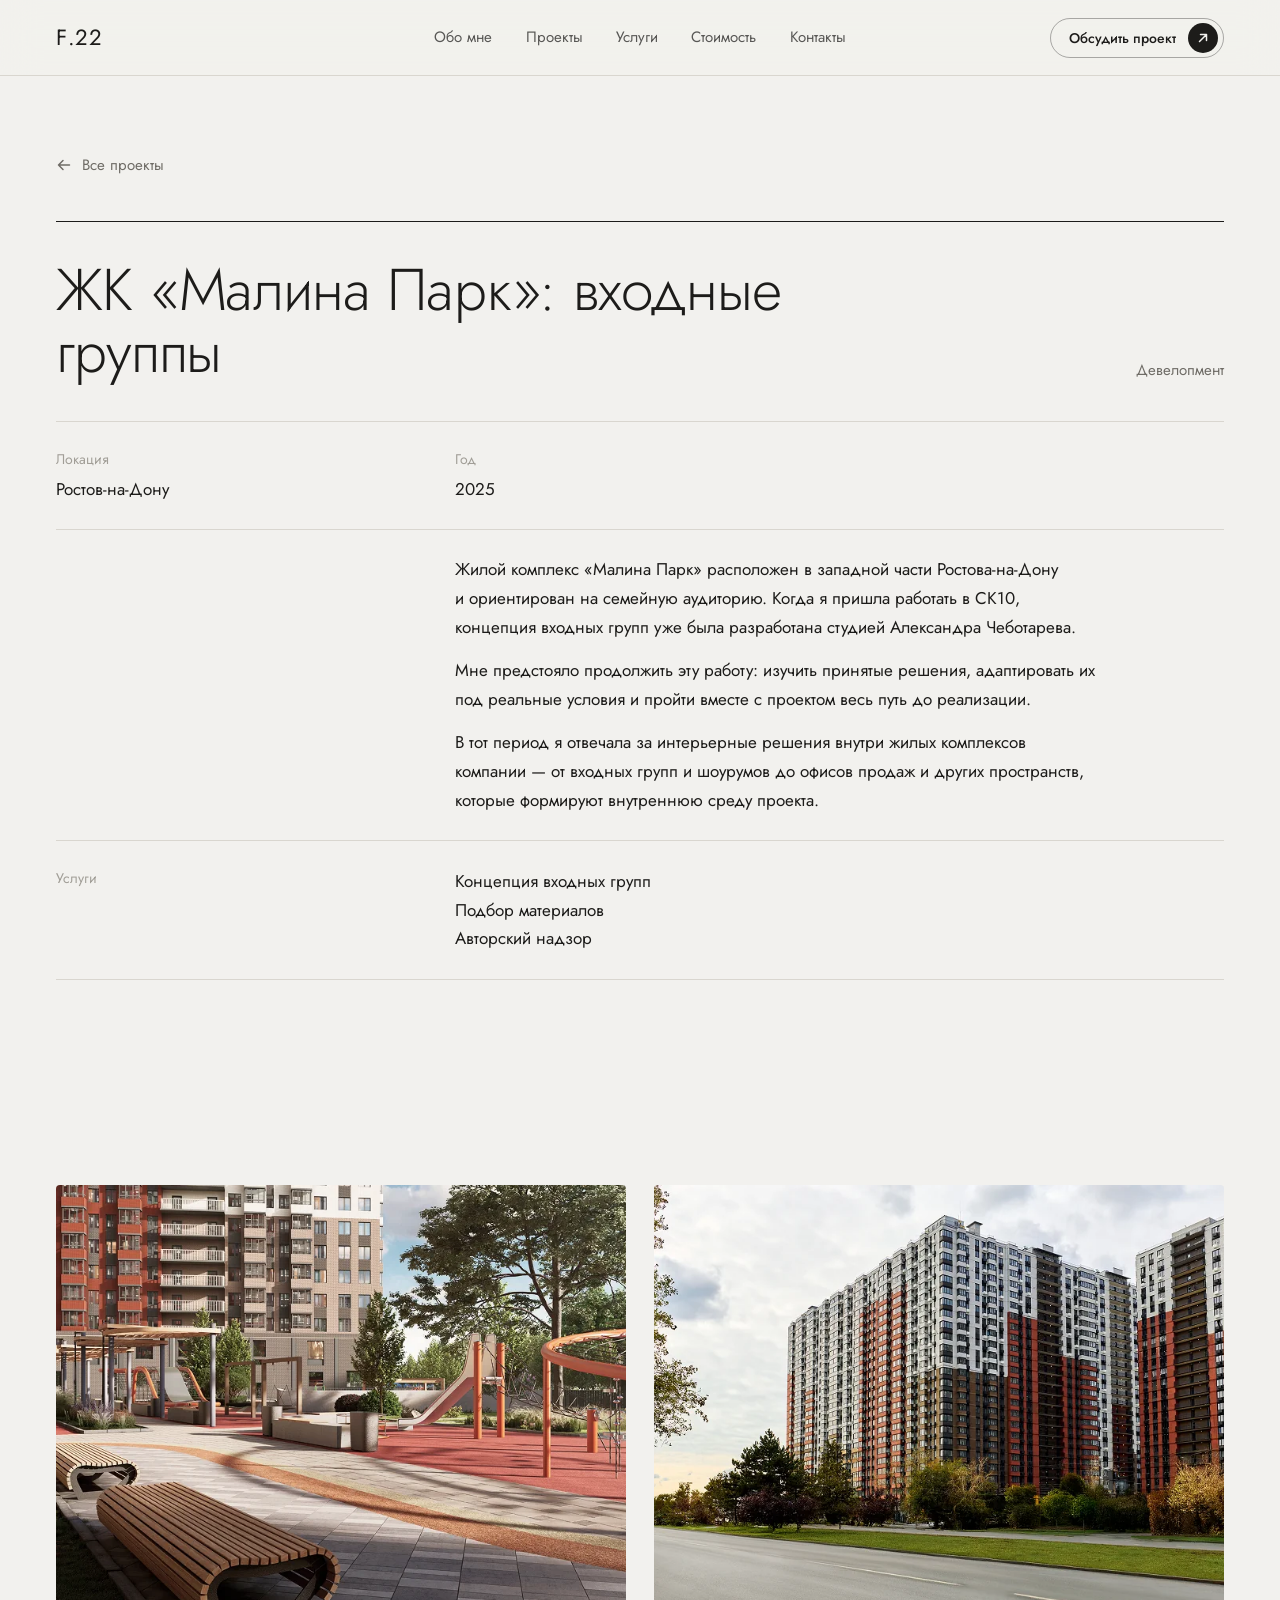
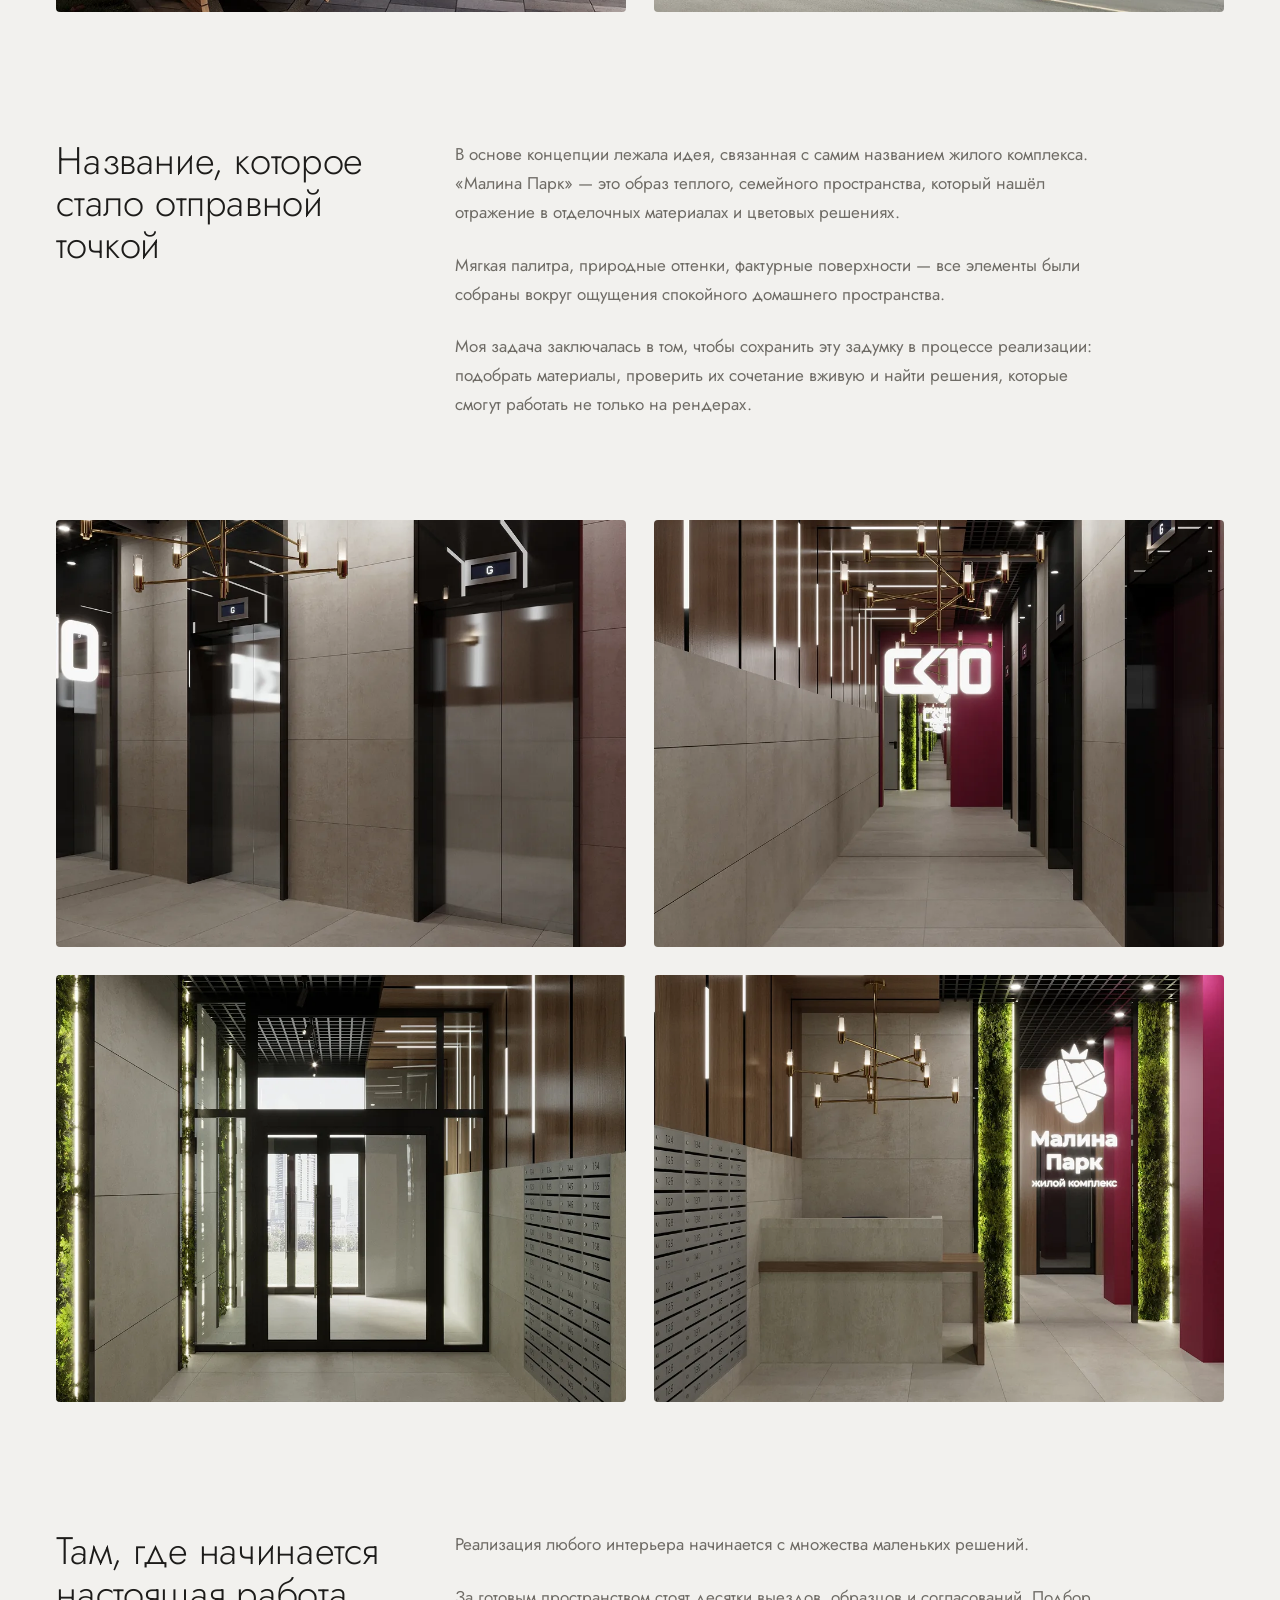
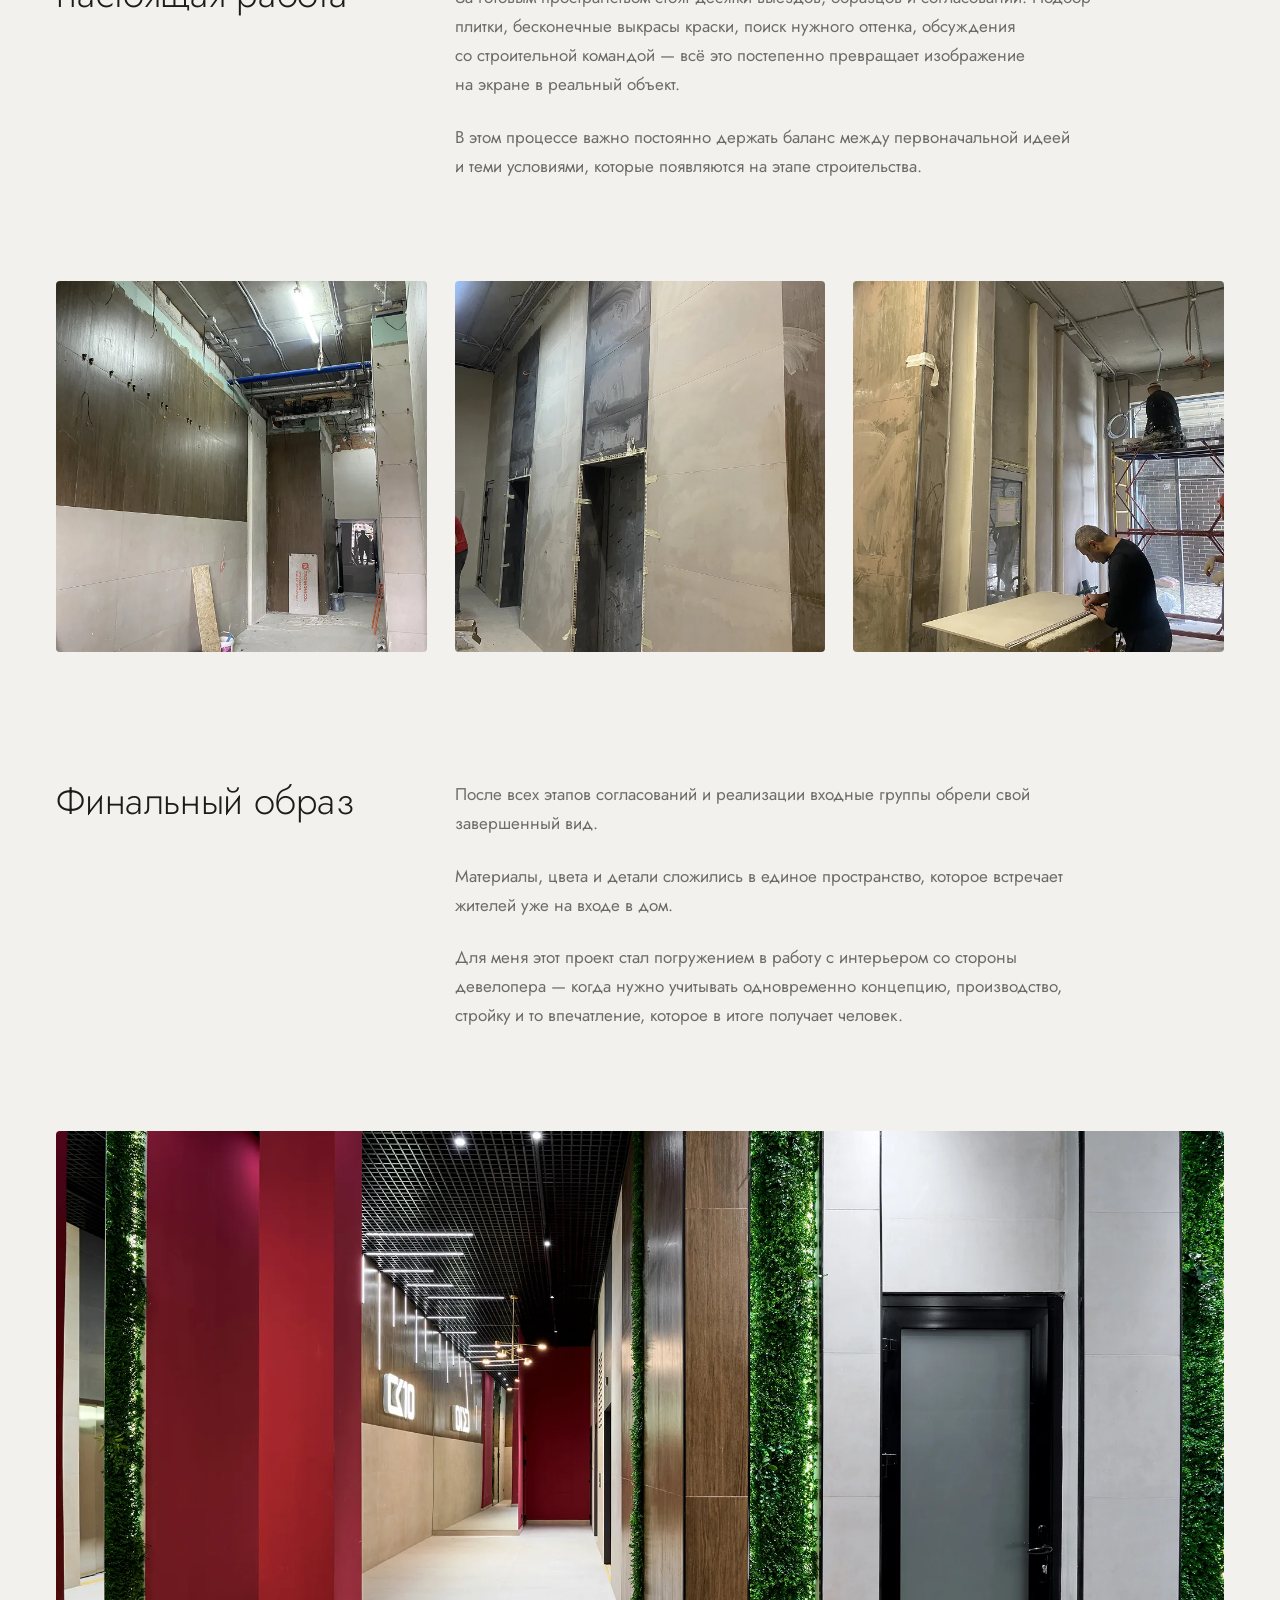
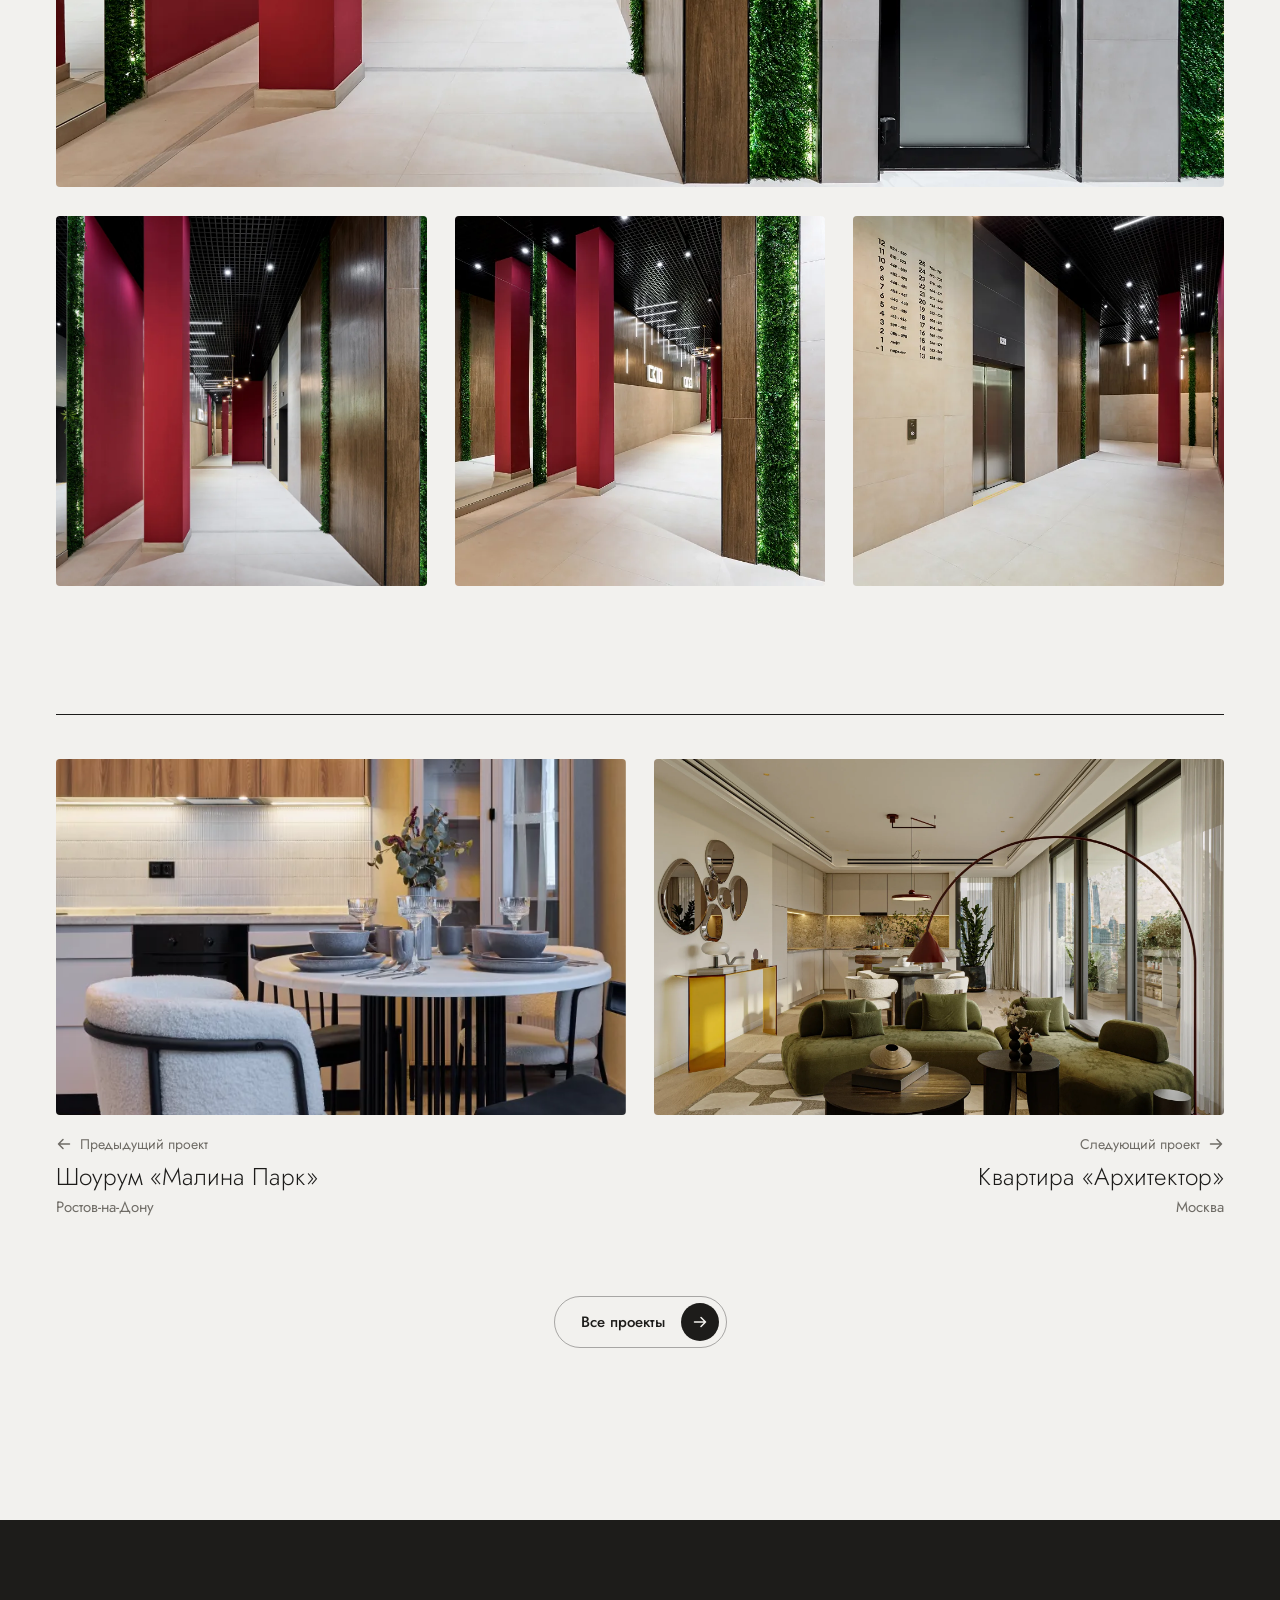
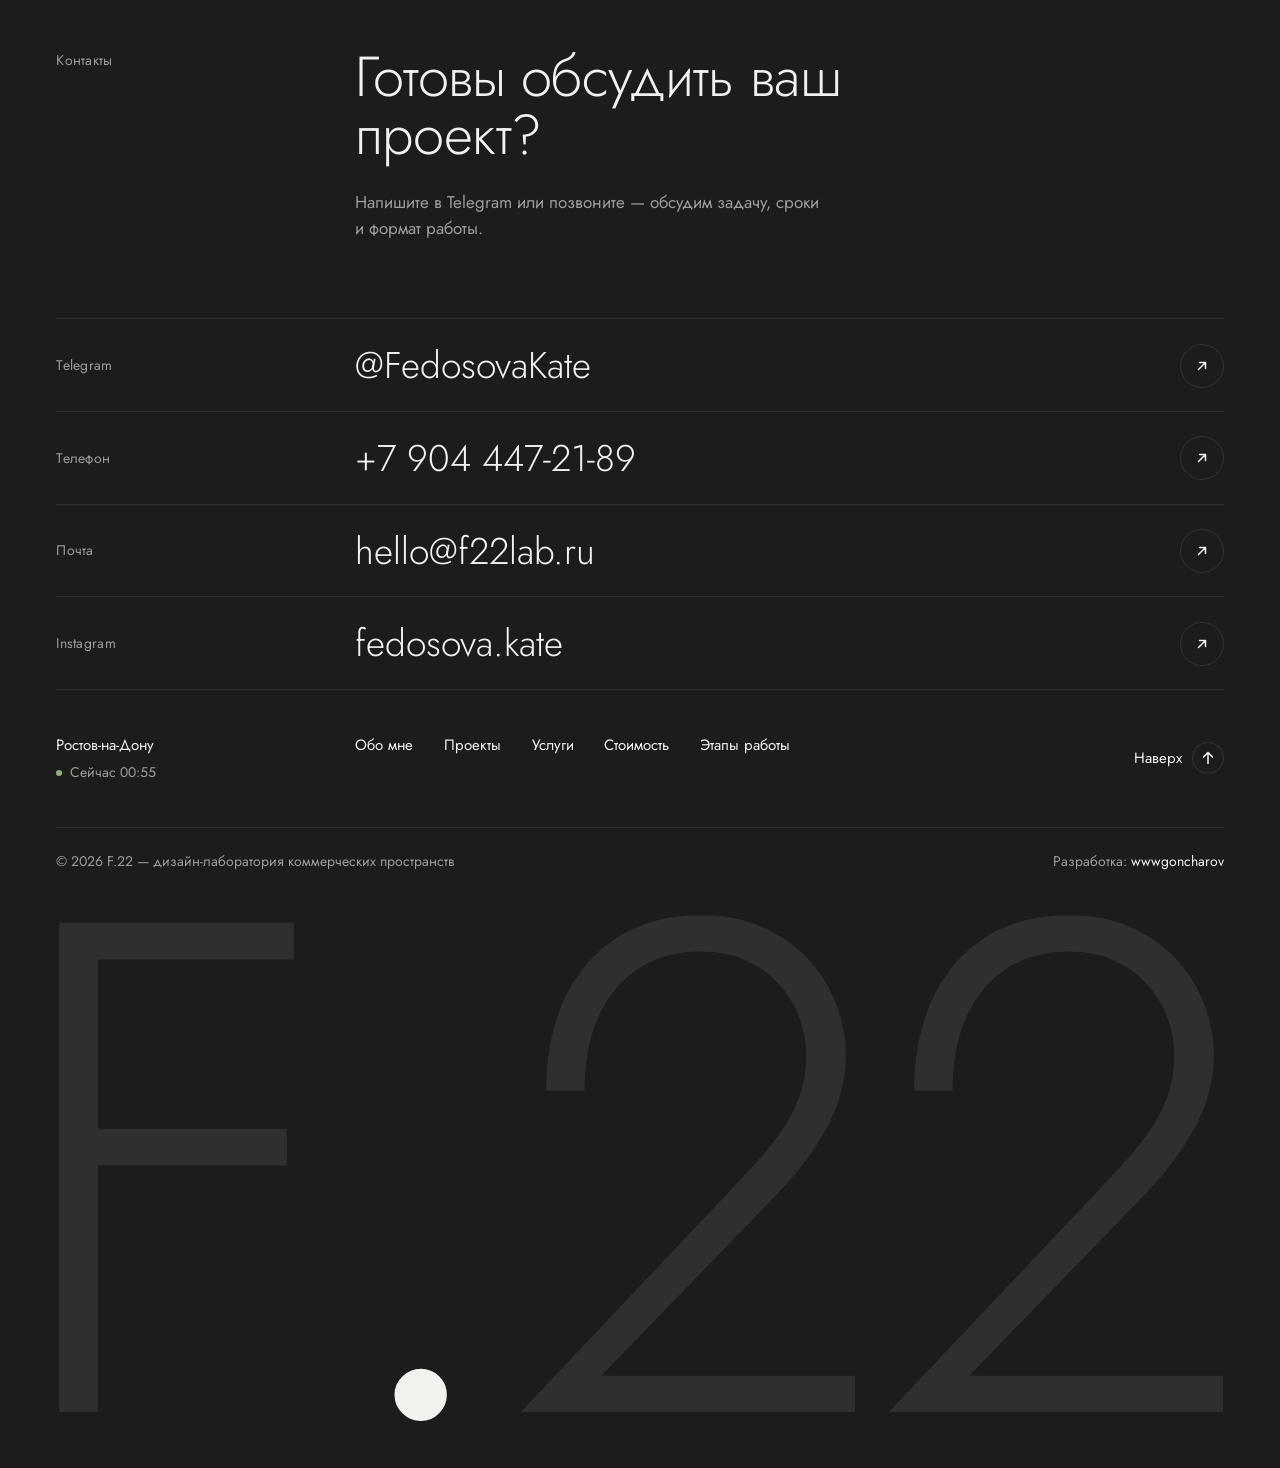
<file: projects/entrance-malina-park.html>
<!doctype html>
<html lang="ru">
<head>
<meta charset="UTF-8" />
<title>ЖК «Малина Парк»: входные группы — F.22</title>
<meta name="robots" content="noindex" />
<link rel="canonical" href="https://f-22.ru/projects/entrance-malina-park/" />
<meta http-equiv="refresh" content="0; url=entrance-malina-park/" />
<script>location.replace('entrance-malina-park/' + location.hash);</script>
</head>
<body style="background:#f2f1ee"><a href="entrance-malina-park/">Перейти на страницу</a></body>
</html>
</file>
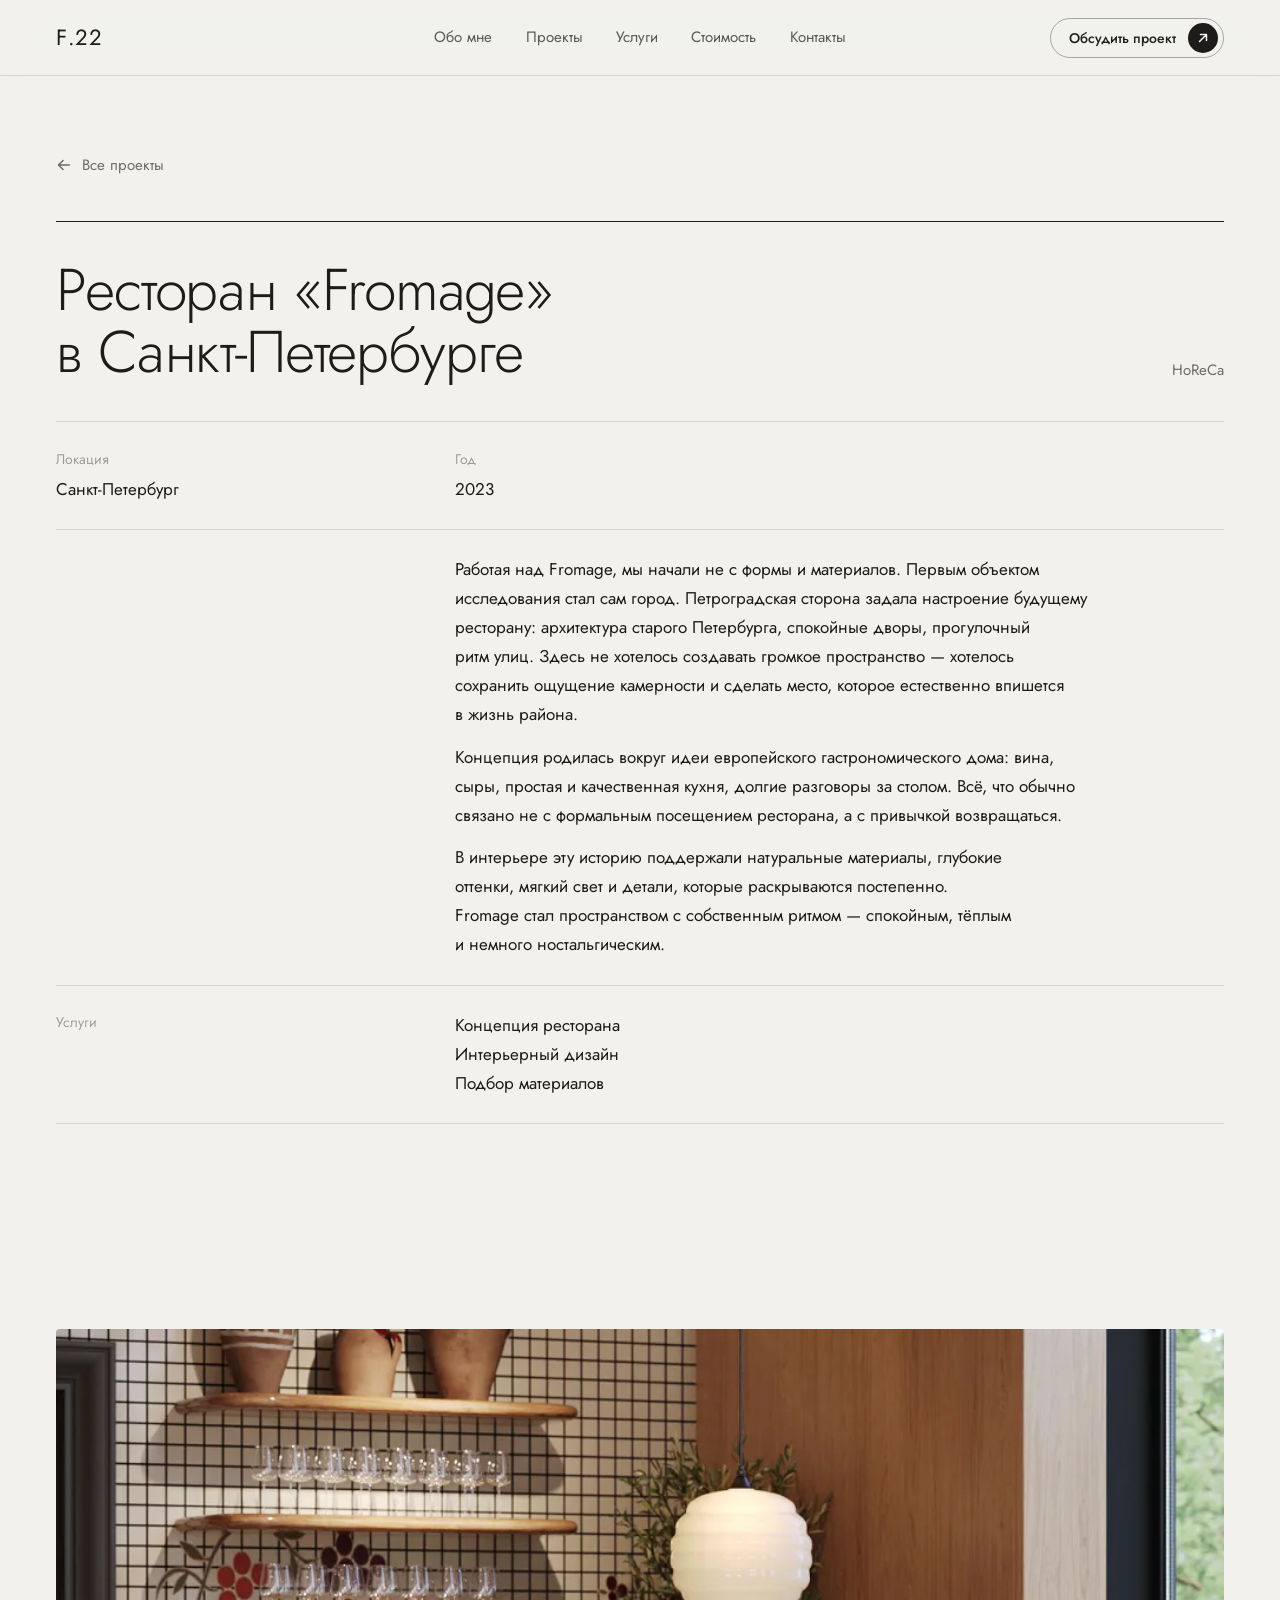
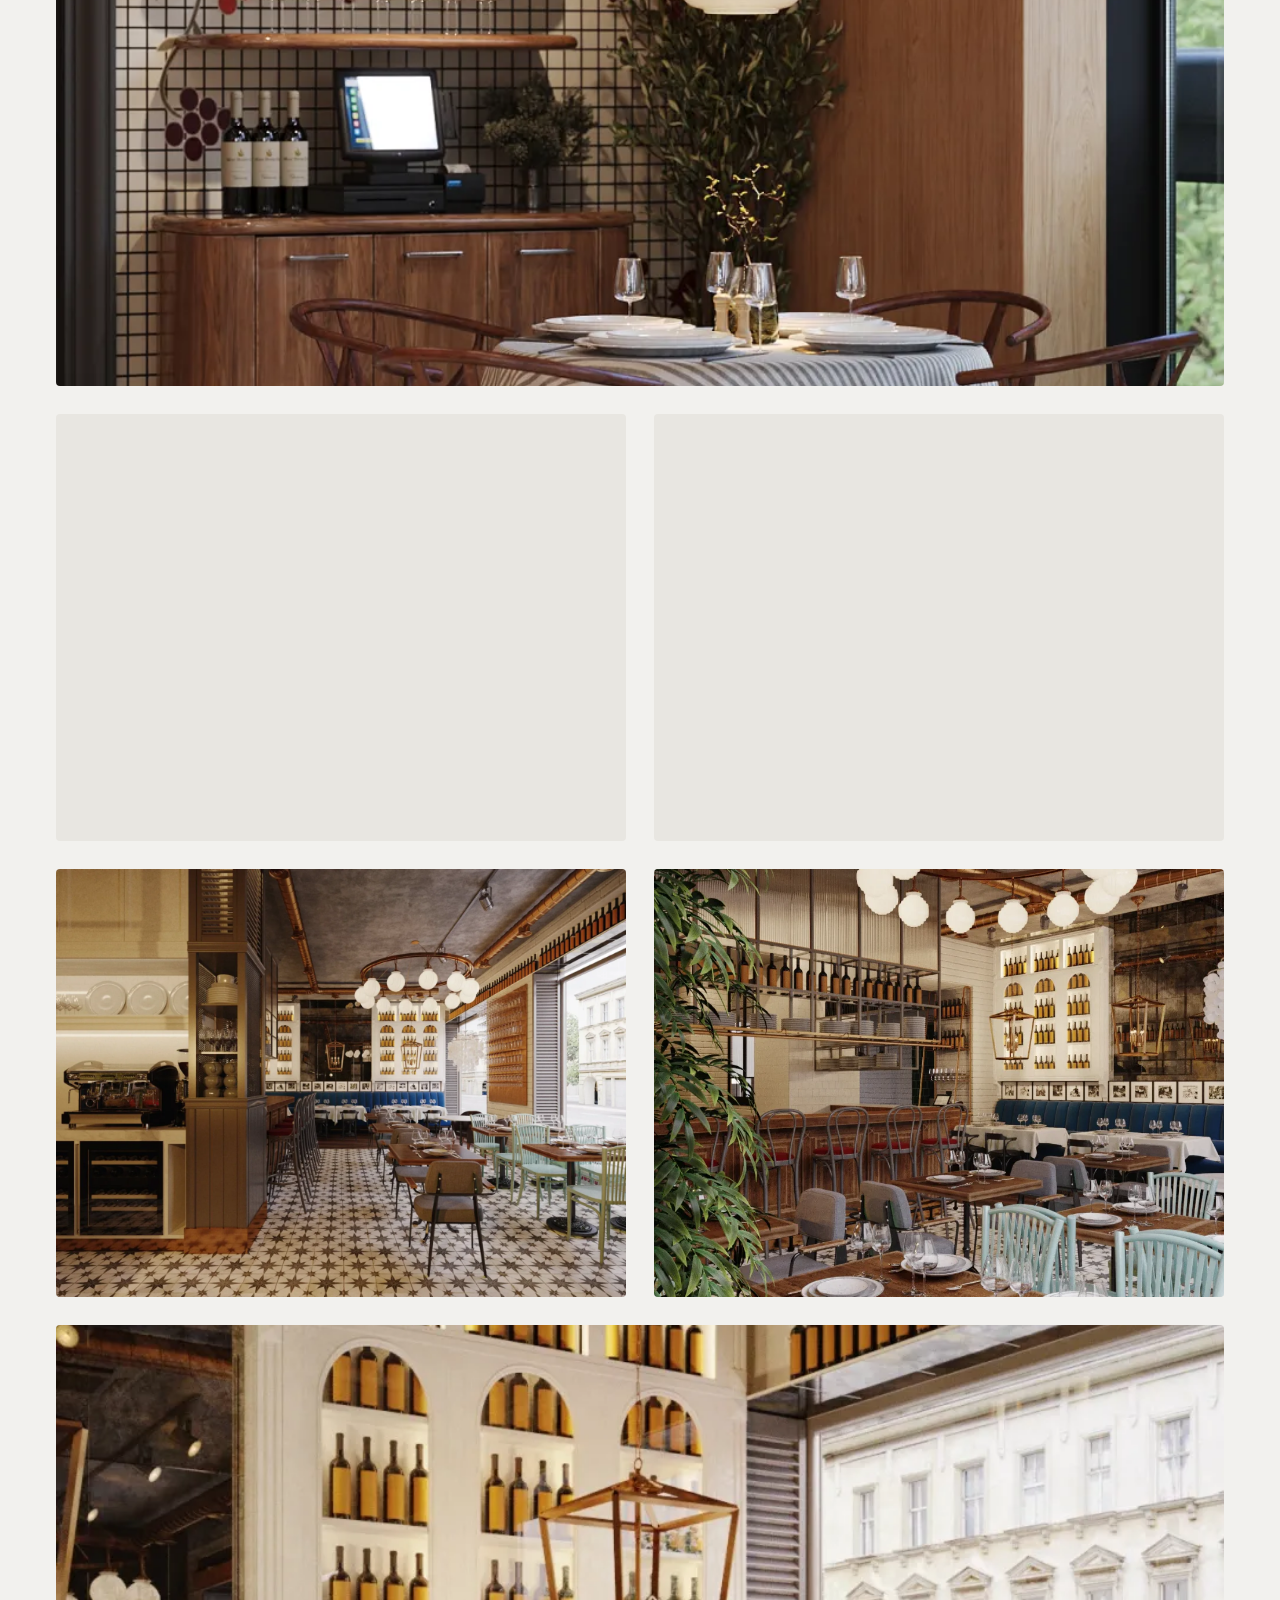
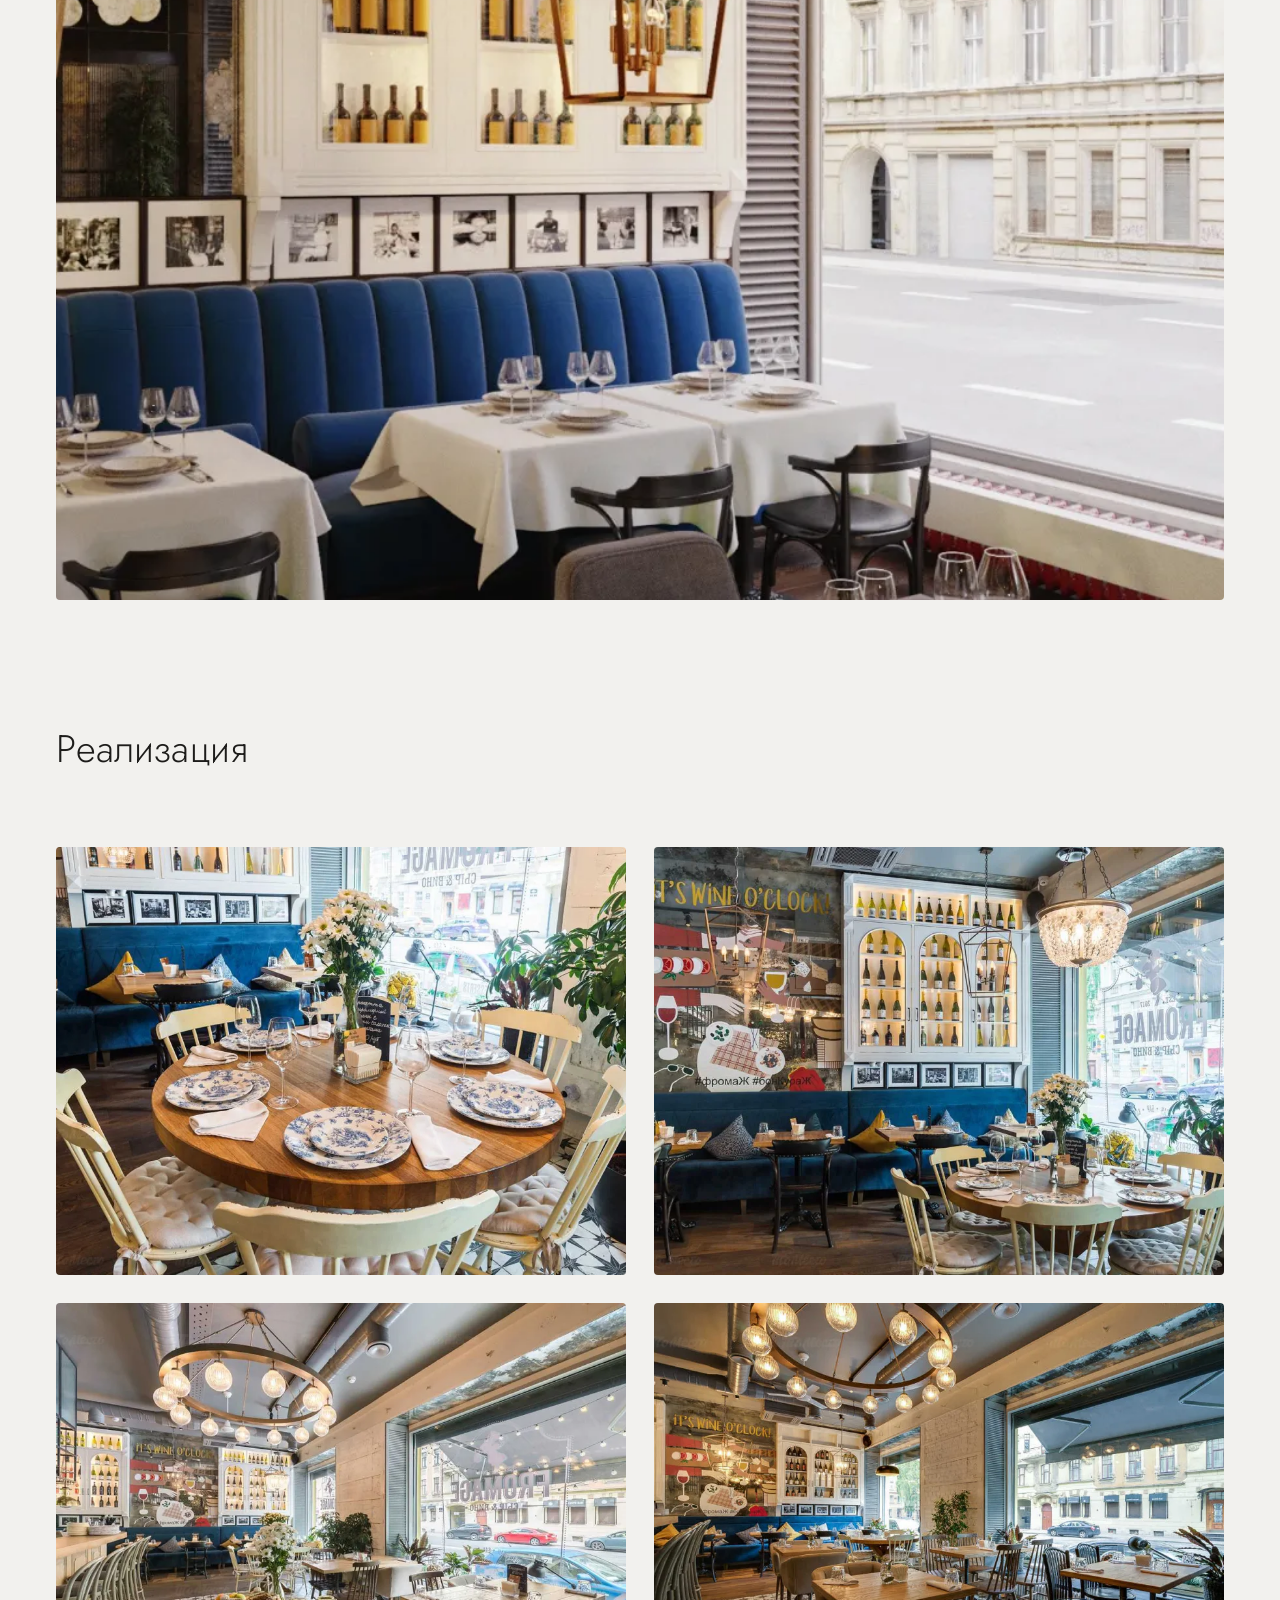
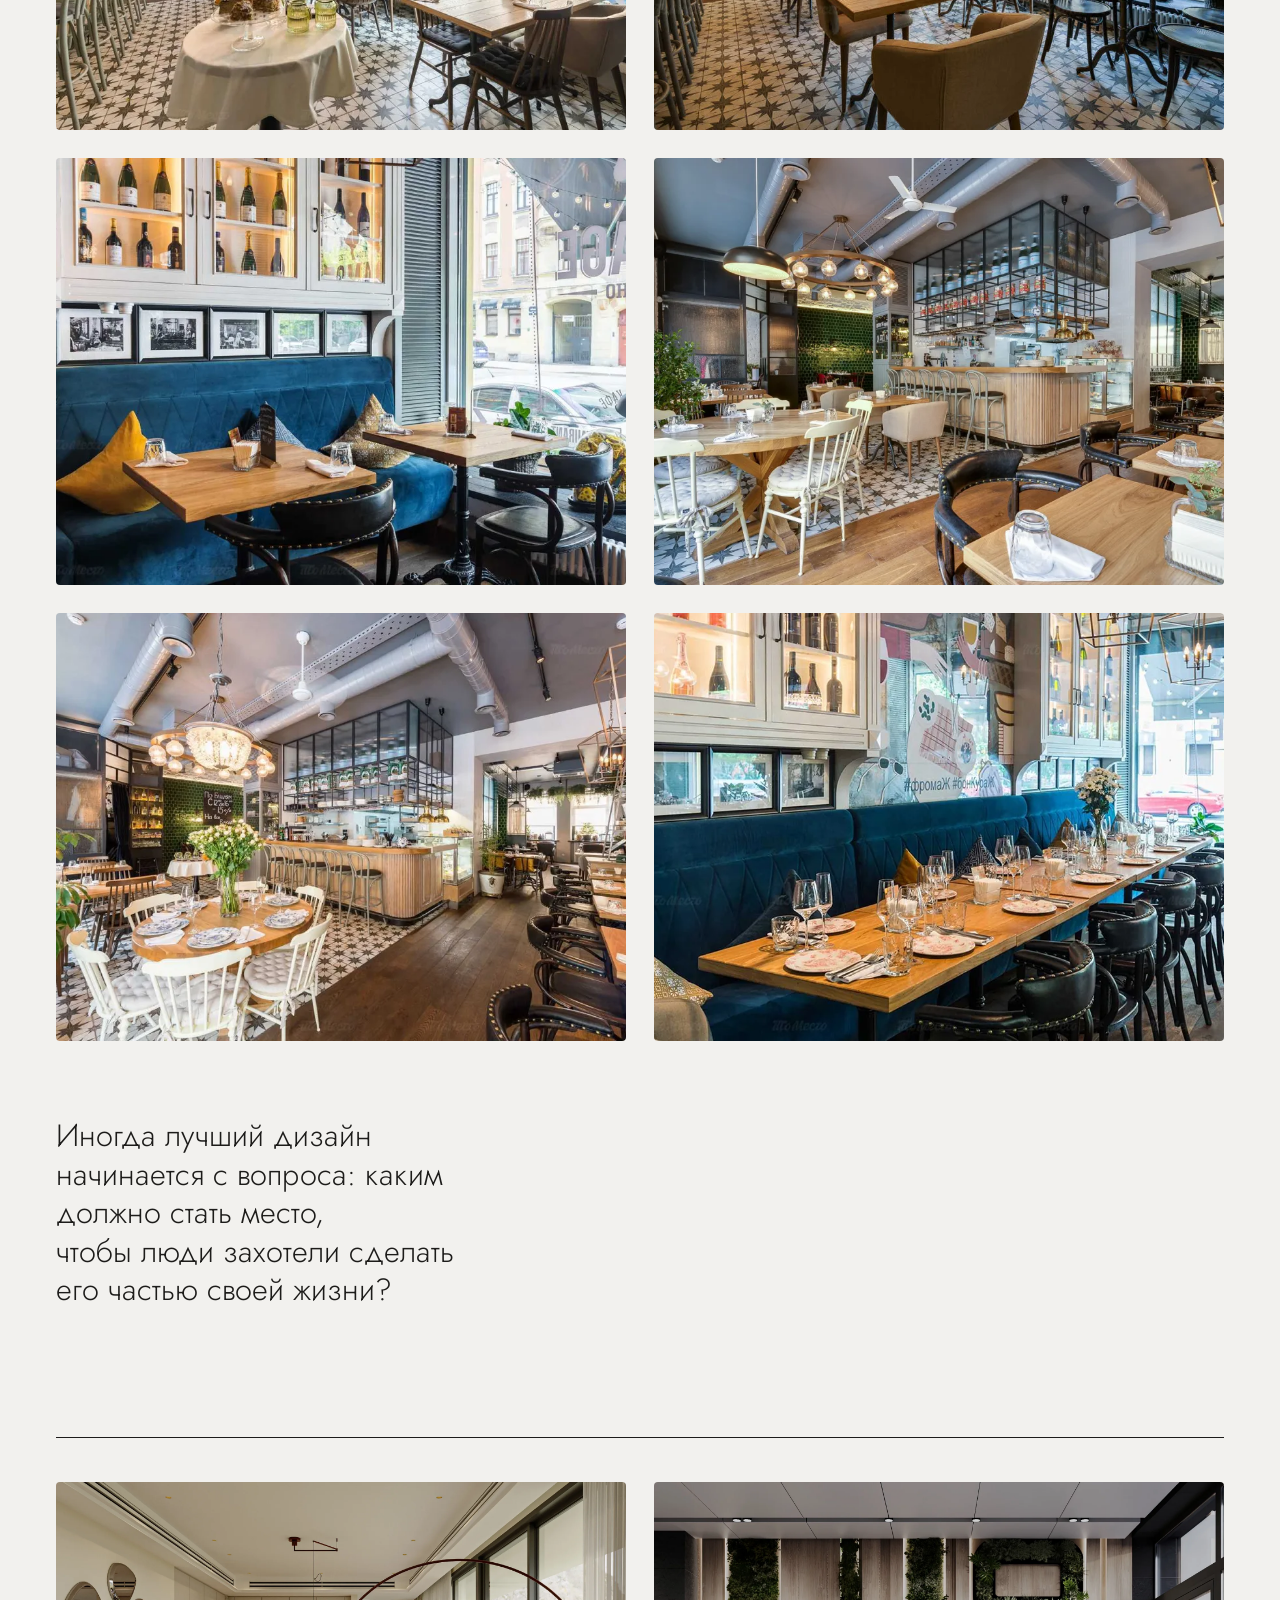
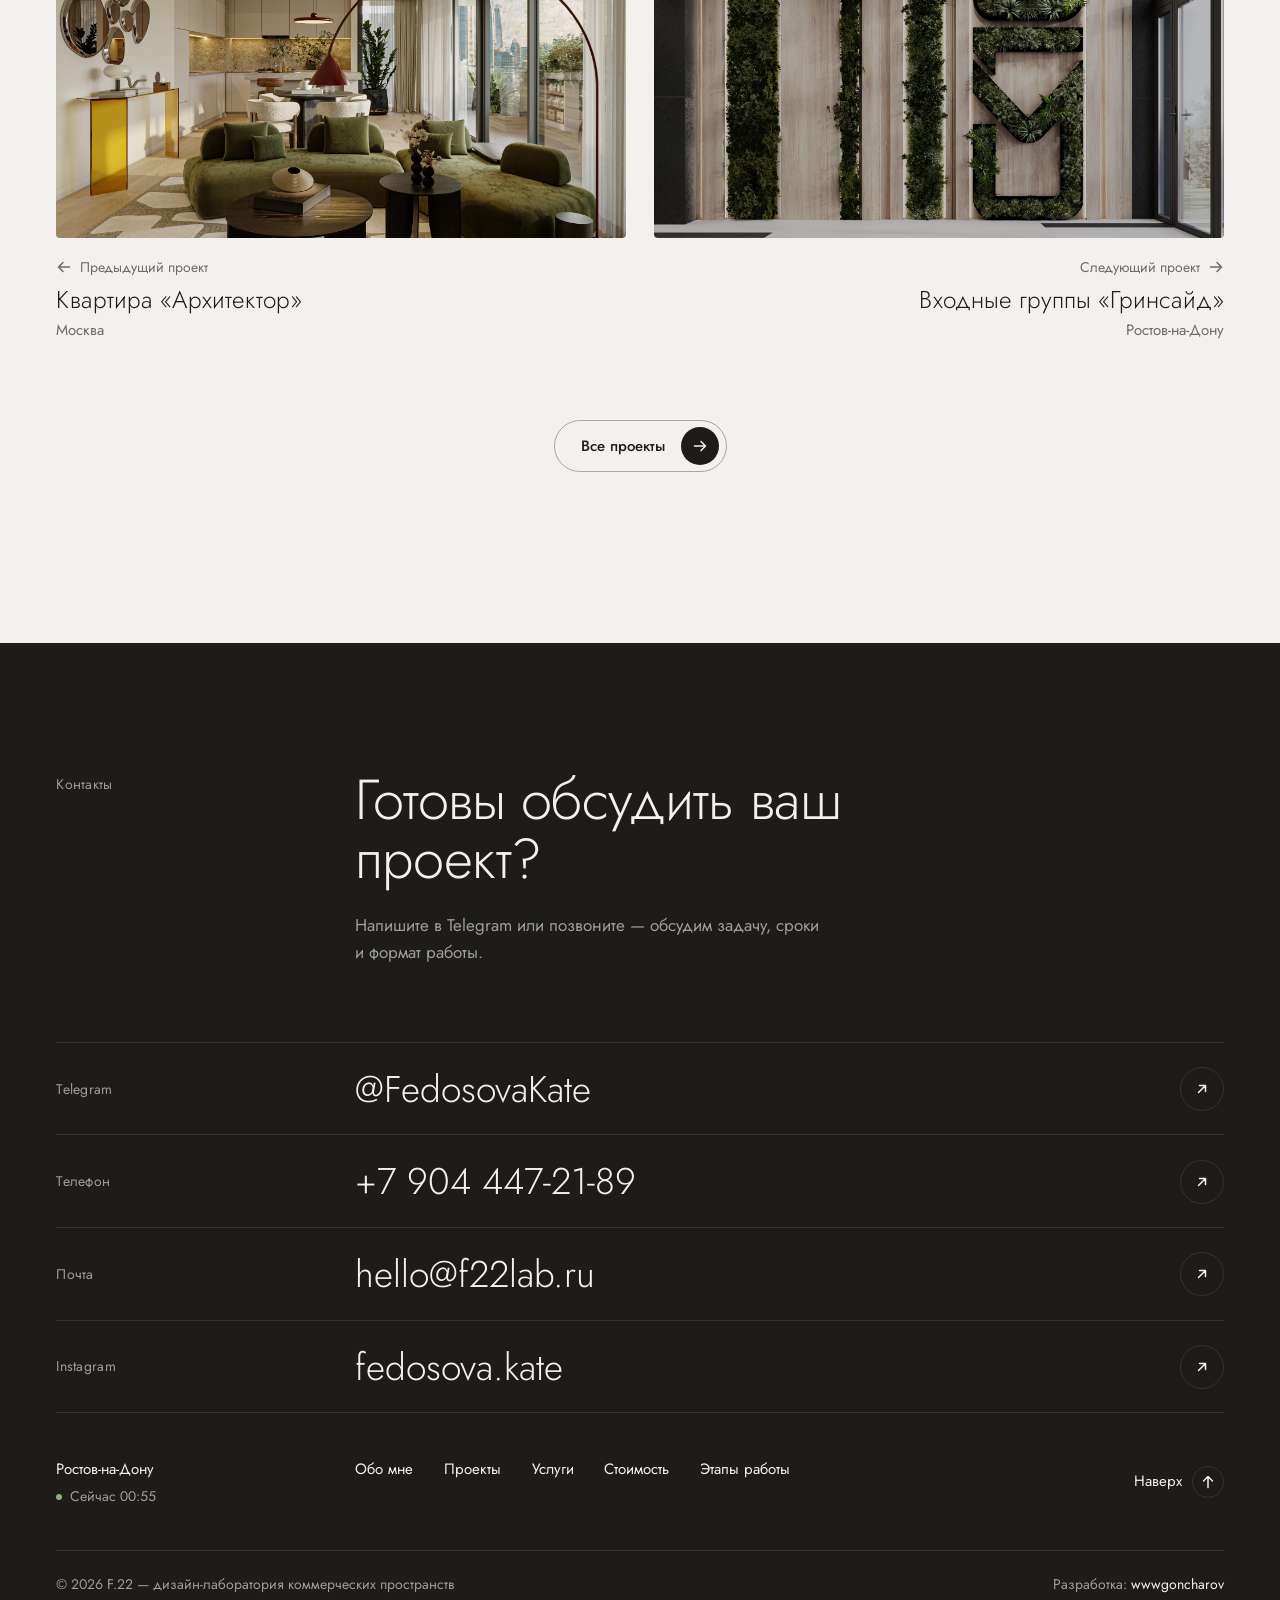
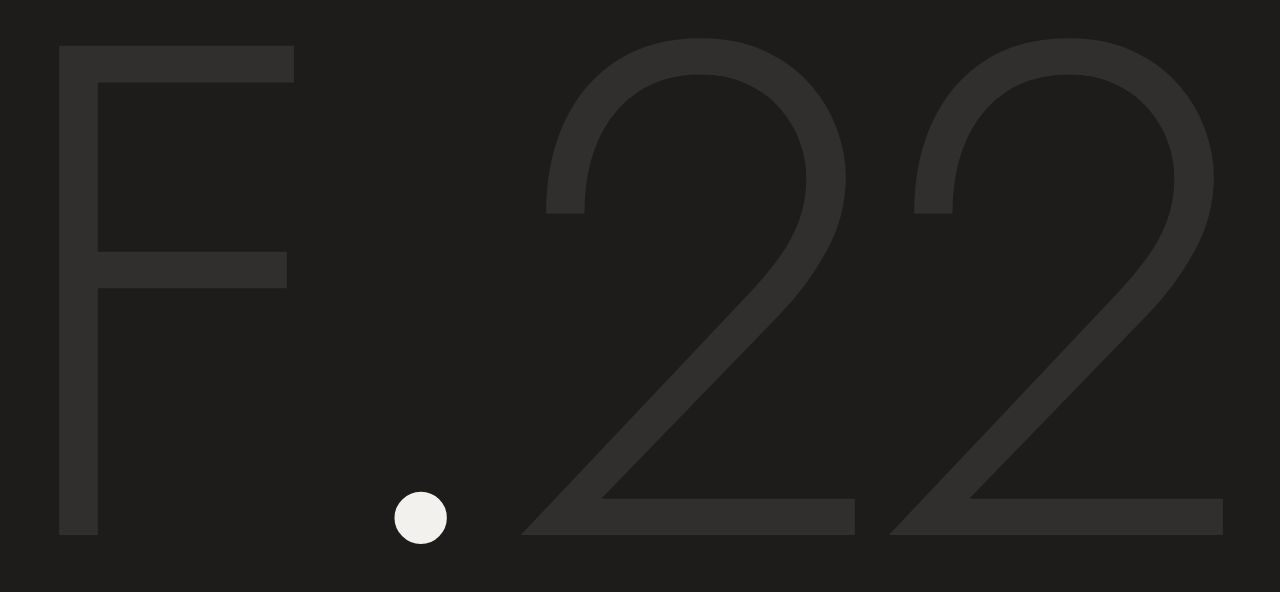
<file: projects/fromage.html>
<!doctype html>
<html lang="ru">
<head>
<meta charset="UTF-8" />
<title>Ресторан «Fromage» в Санкт-Петербурге — F.22</title>
<meta name="robots" content="noindex" />
<link rel="canonical" href="https://f-22.ru/projects/fromage/" />
<meta http-equiv="refresh" content="0; url=fromage/" />
<script>location.replace('fromage/' + location.hash);</script>
</head>
<body style="background:#f2f1ee"><a href="fromage/">Перейти на страницу</a></body>
</html>
</file>
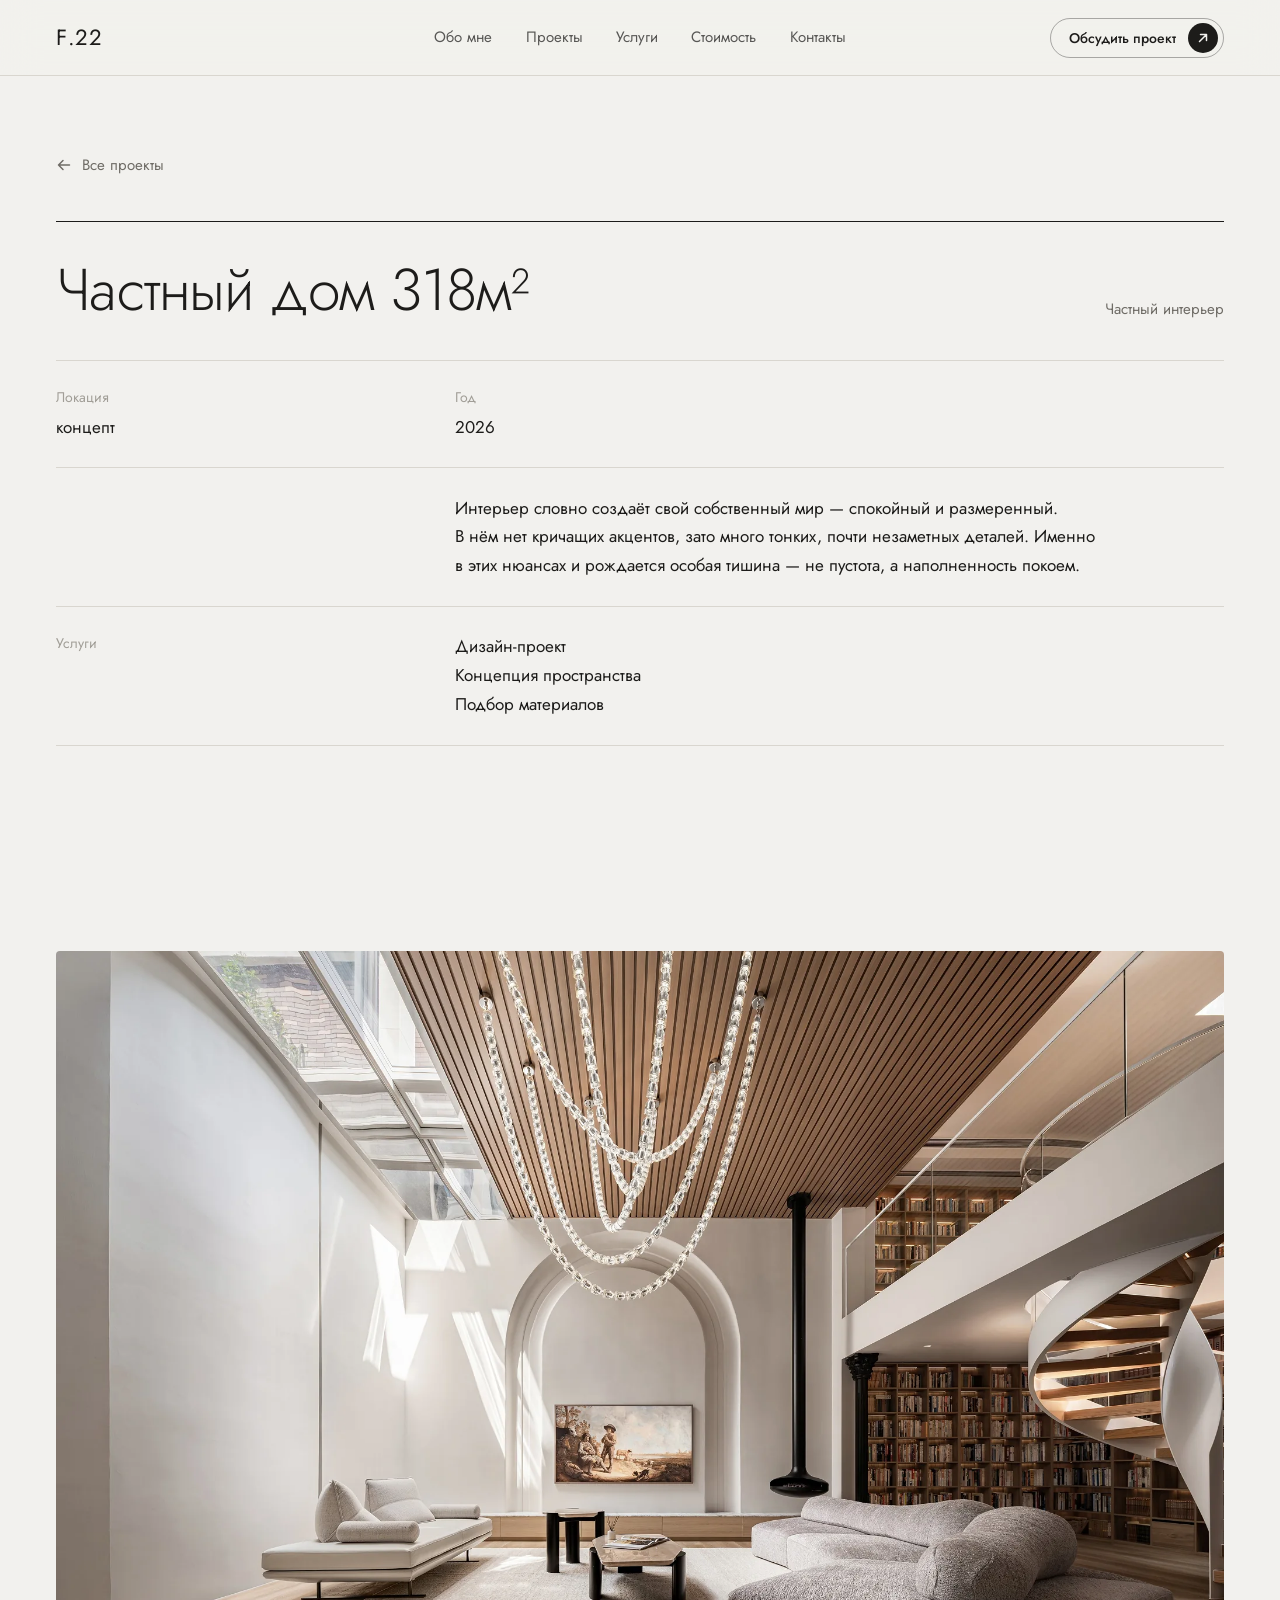
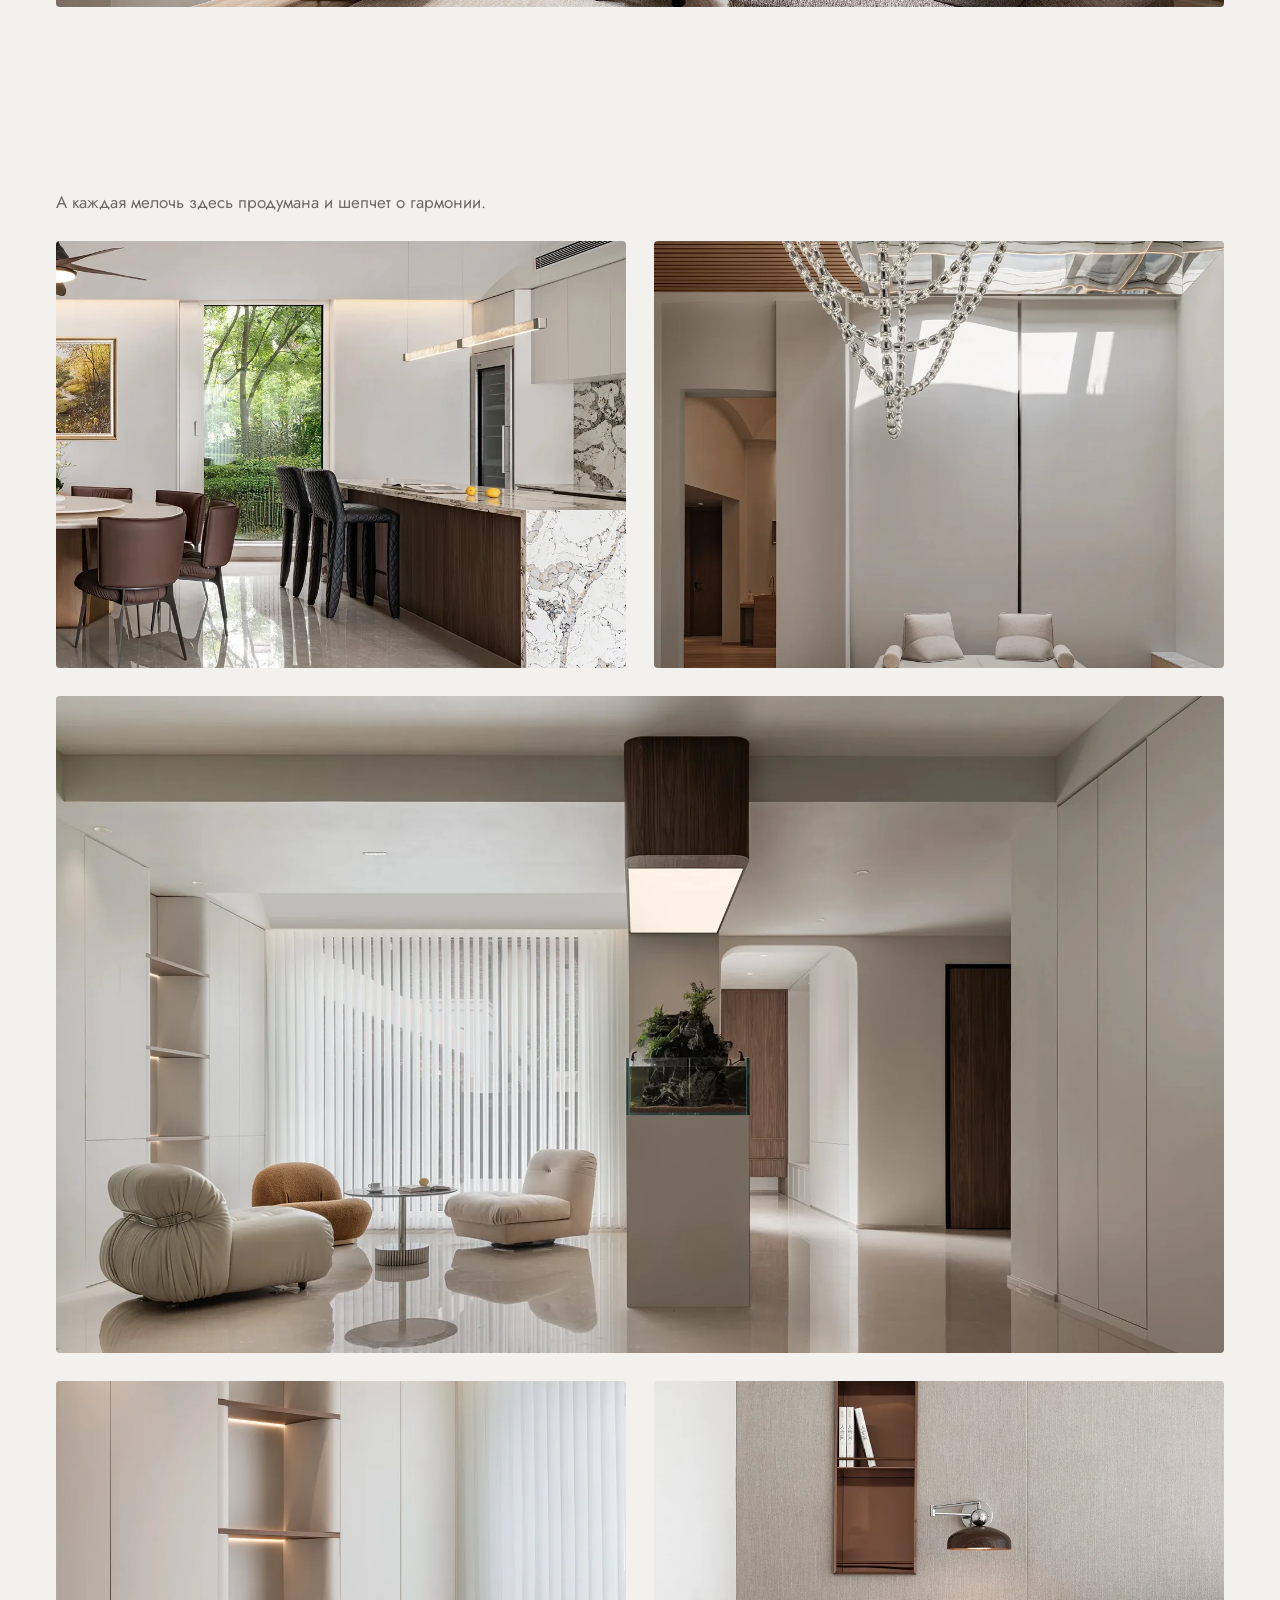
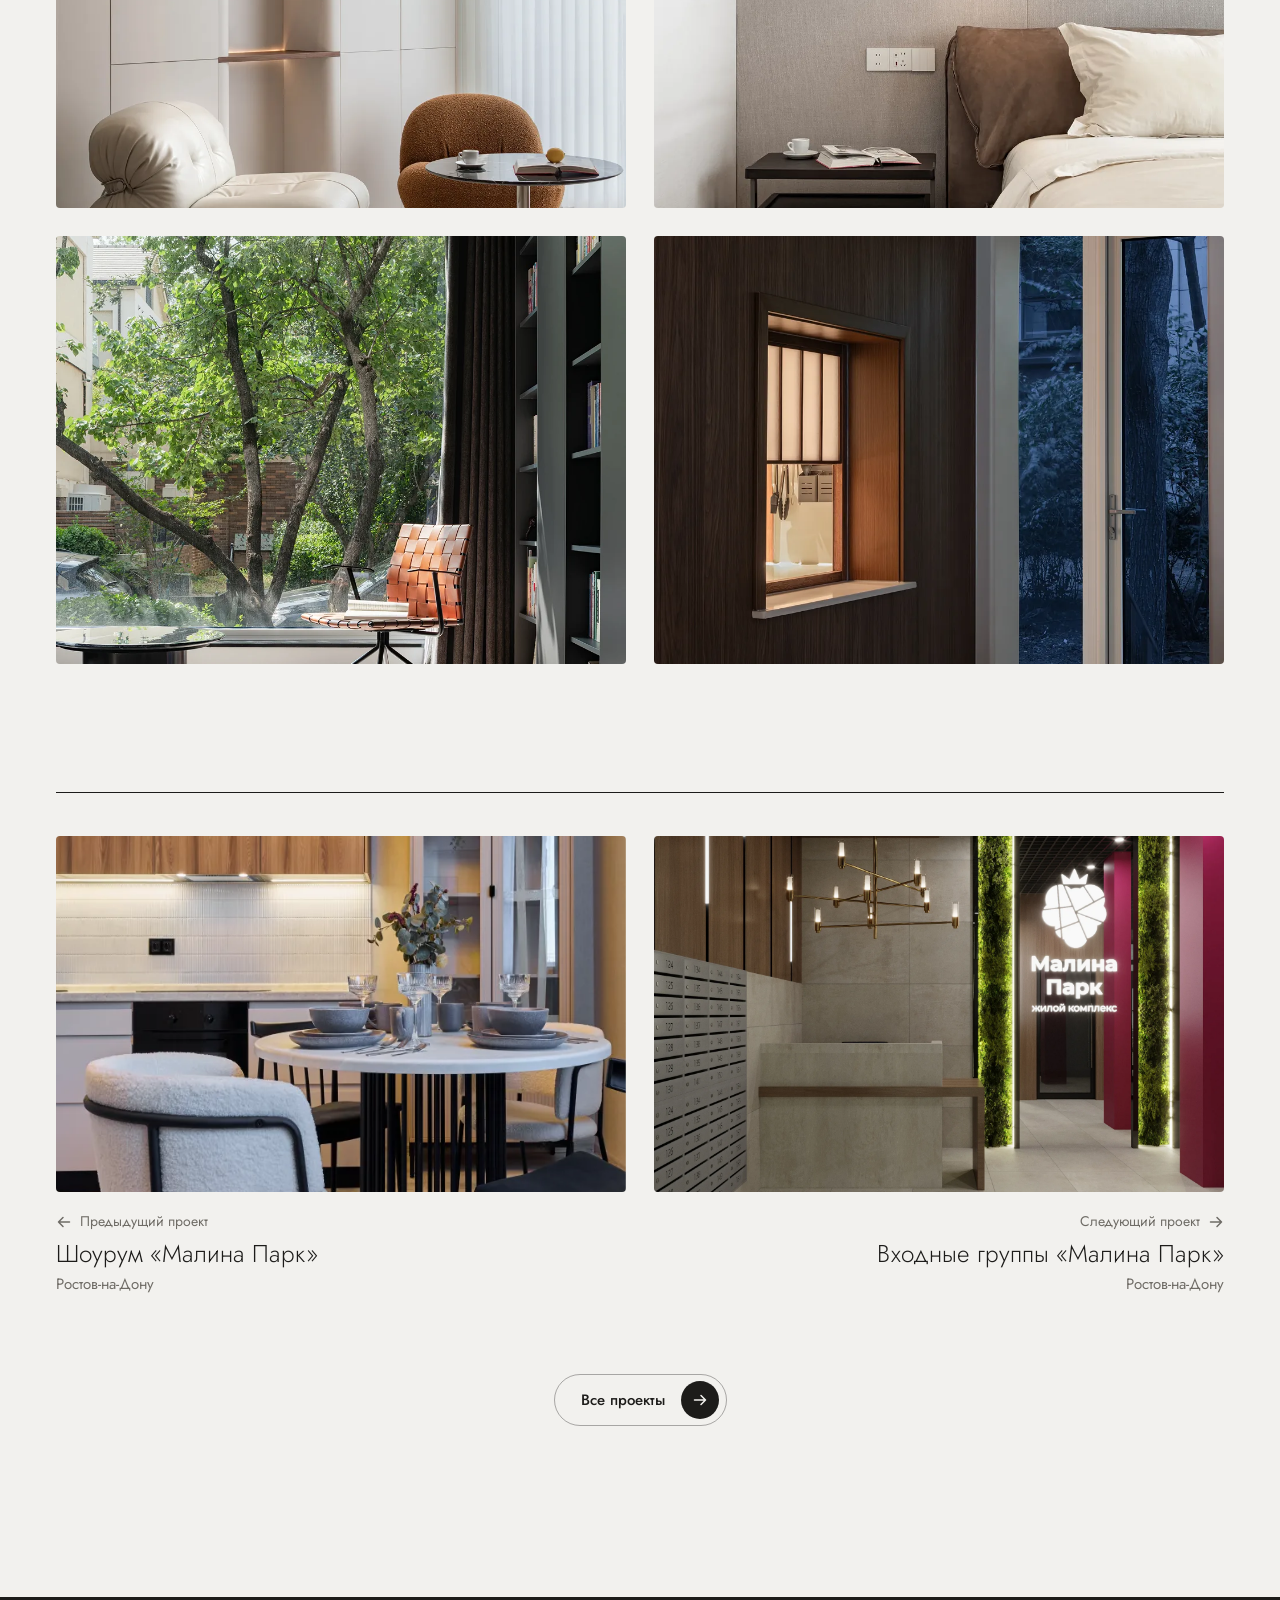
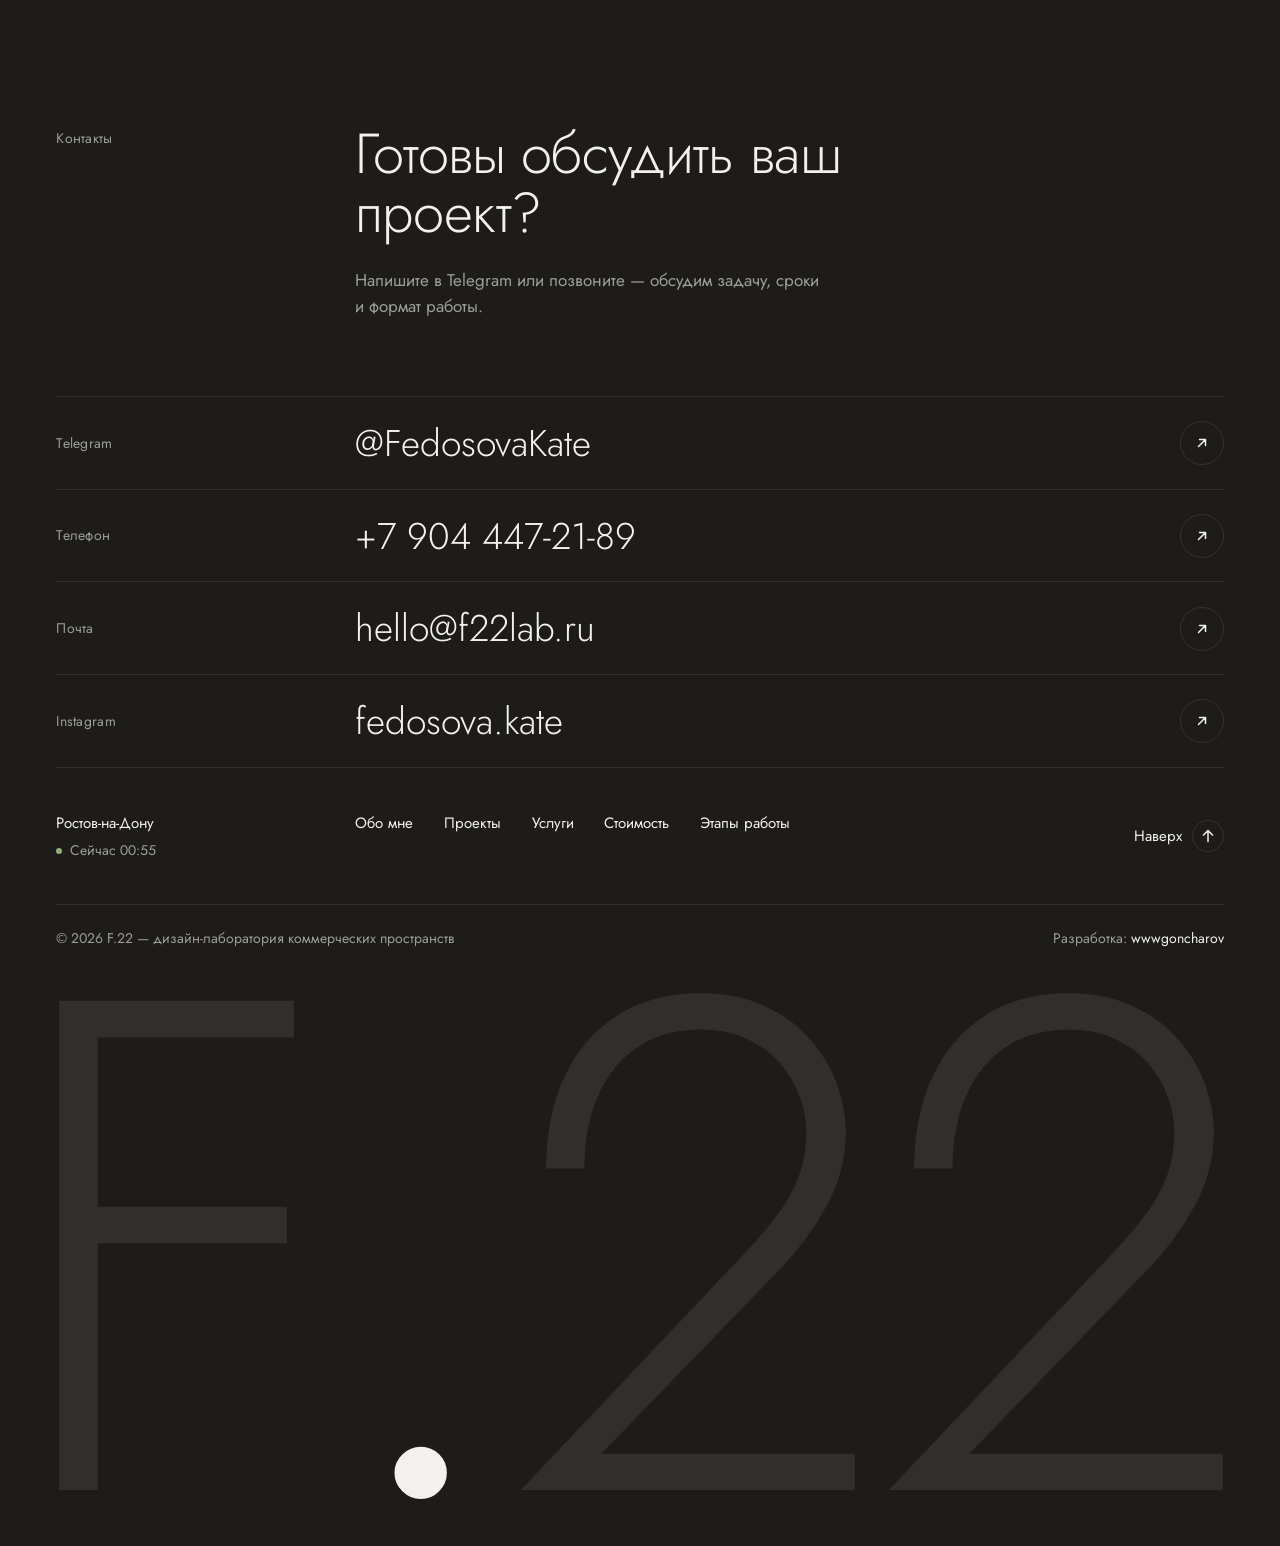
<file: projects/house.html>
<!doctype html>
<html lang="ru">
<head>
<meta charset="UTF-8" />
<title>Частный дом 318м² — F.22</title>
<meta name="robots" content="noindex" />
<link rel="canonical" href="https://f-22.ru/projects/house/" />
<meta http-equiv="refresh" content="0; url=house/" />
<script>location.replace('house/' + location.hash);</script>
</head>
<body style="background:#f2f1ee"><a href="house/">Перейти на страницу</a></body>
</html>
</file>
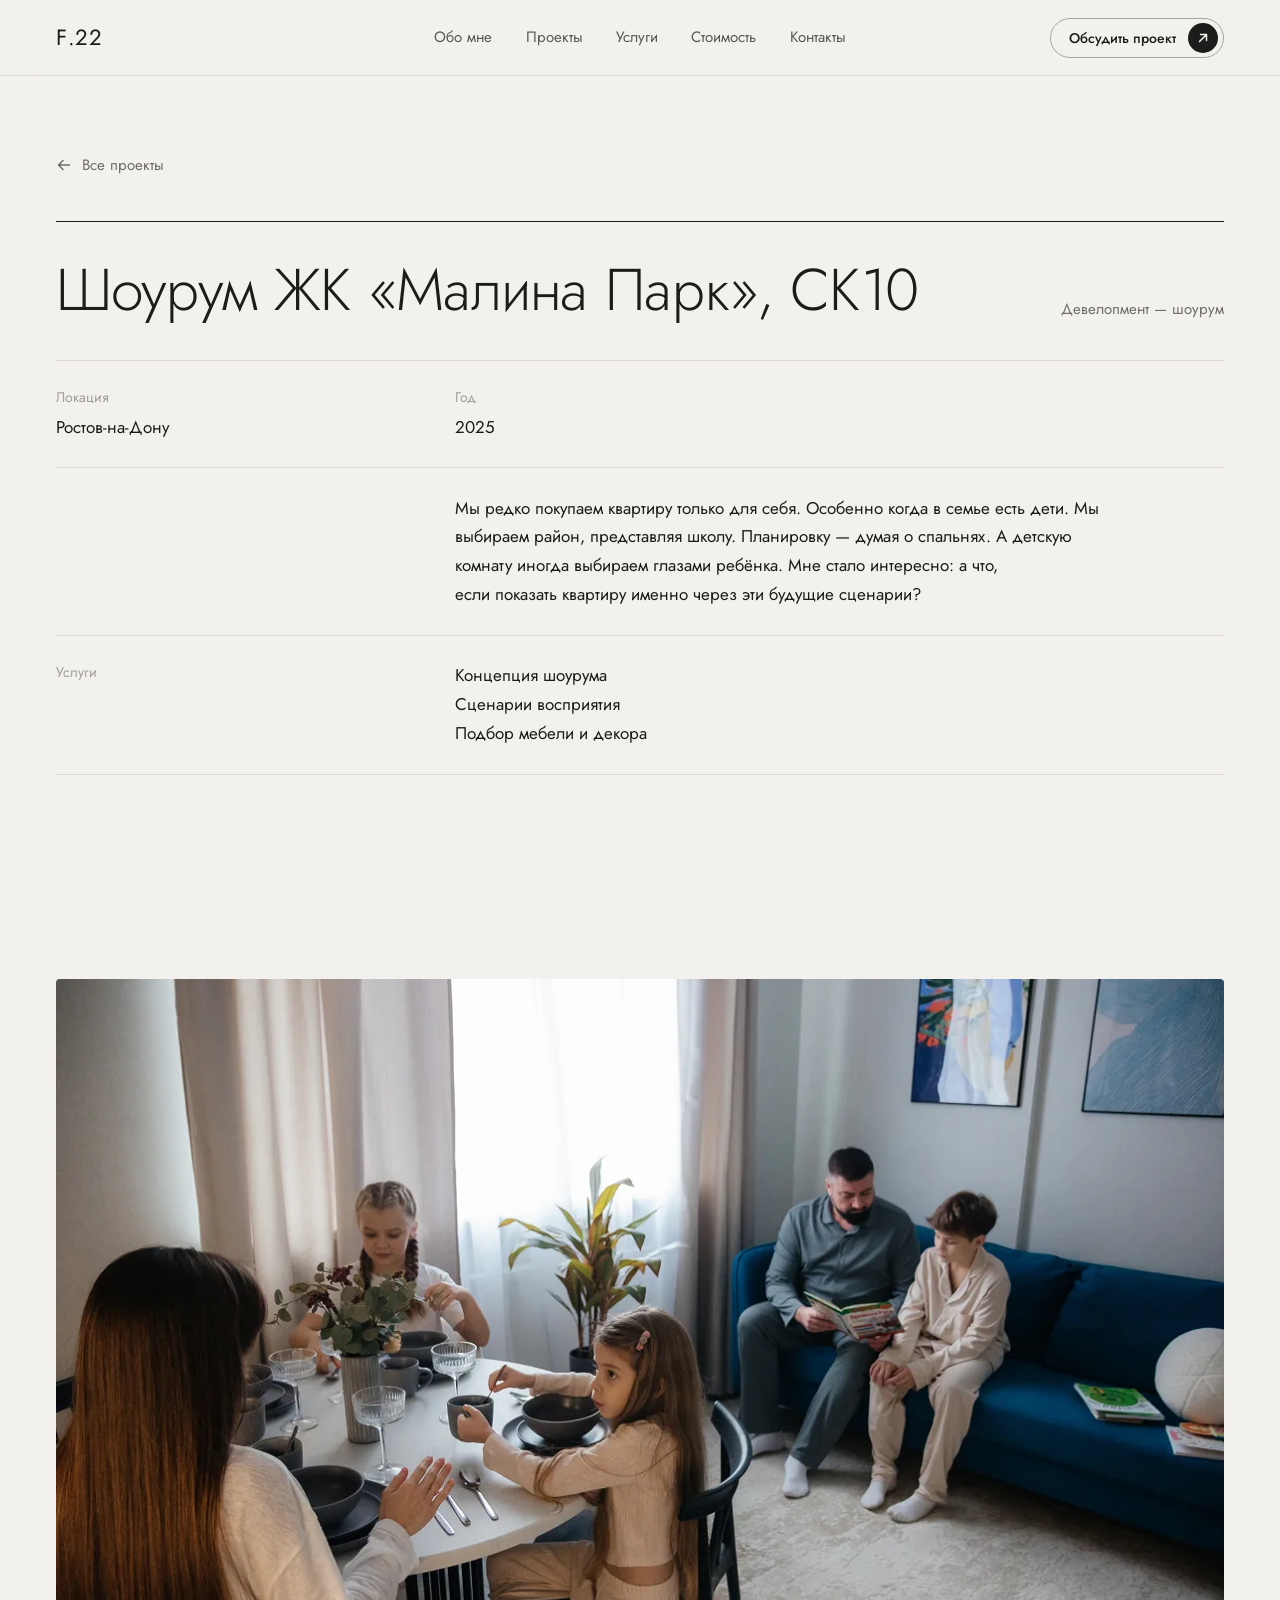
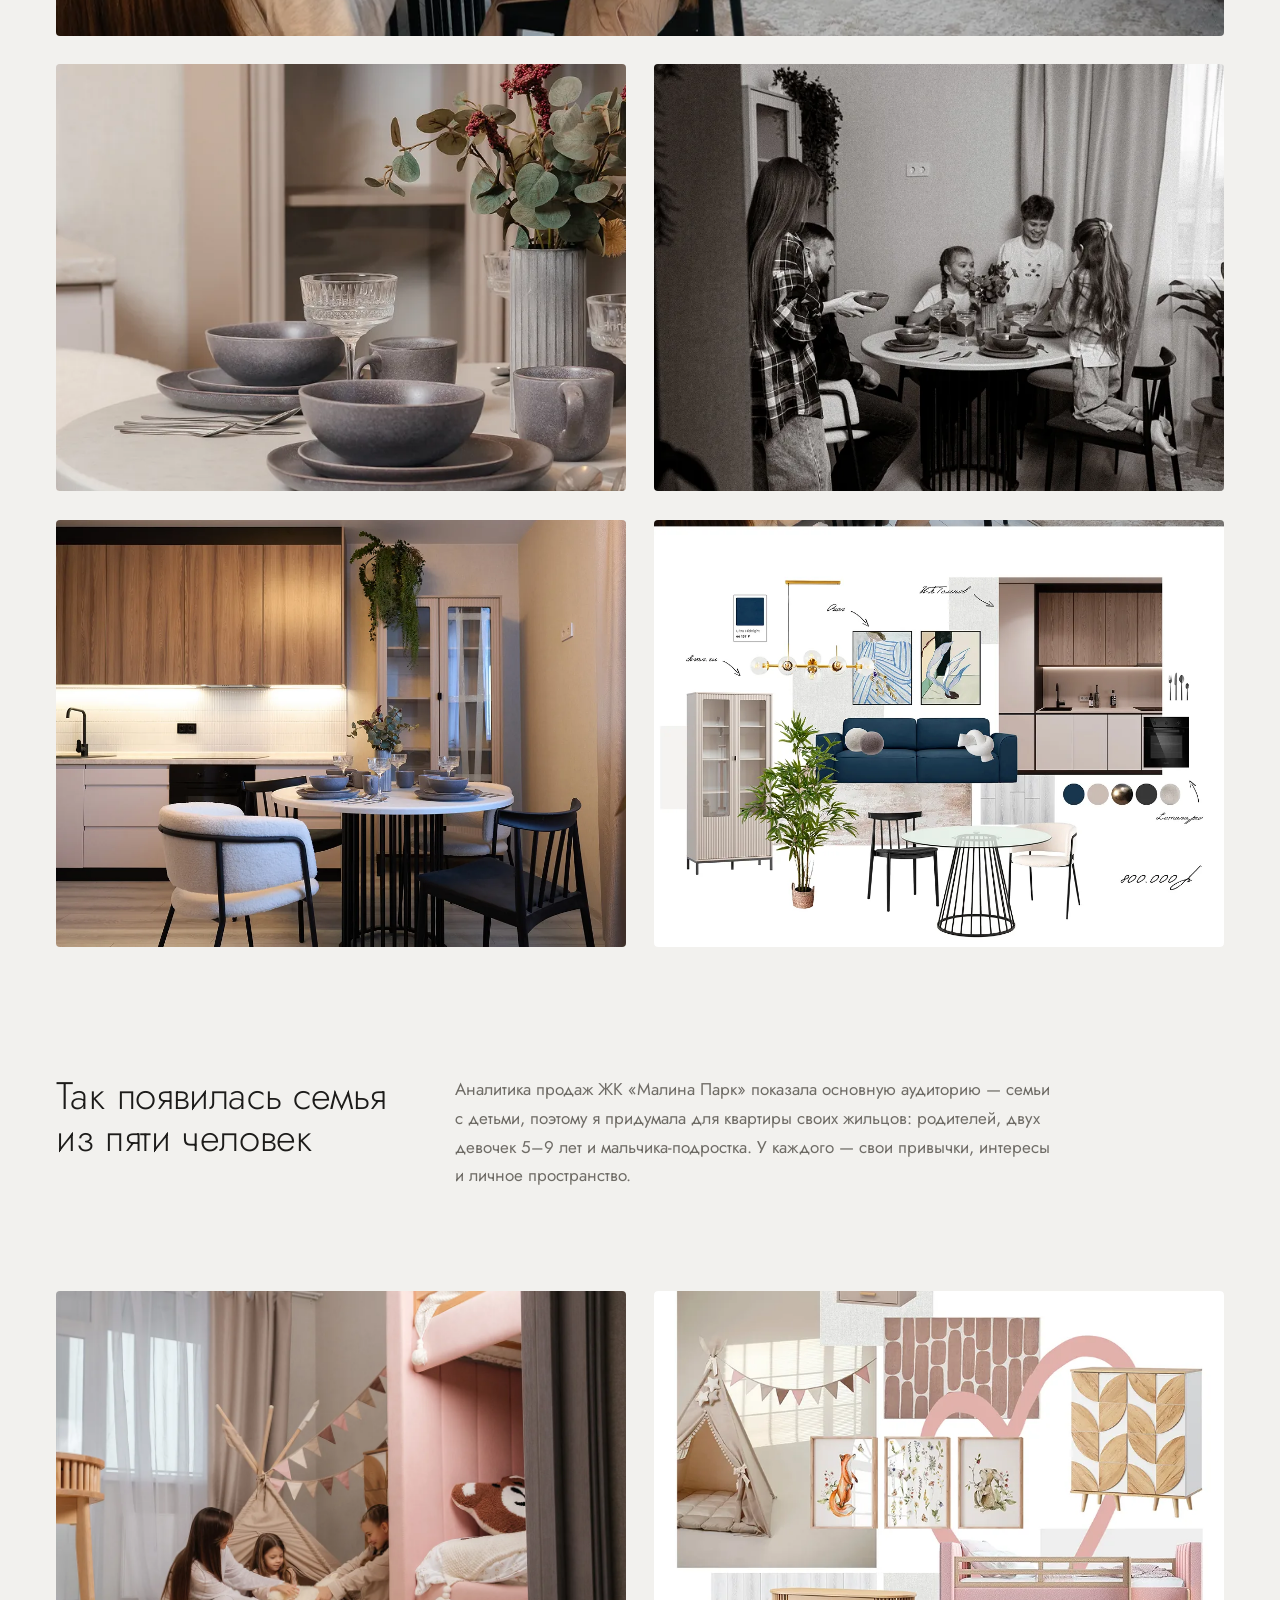
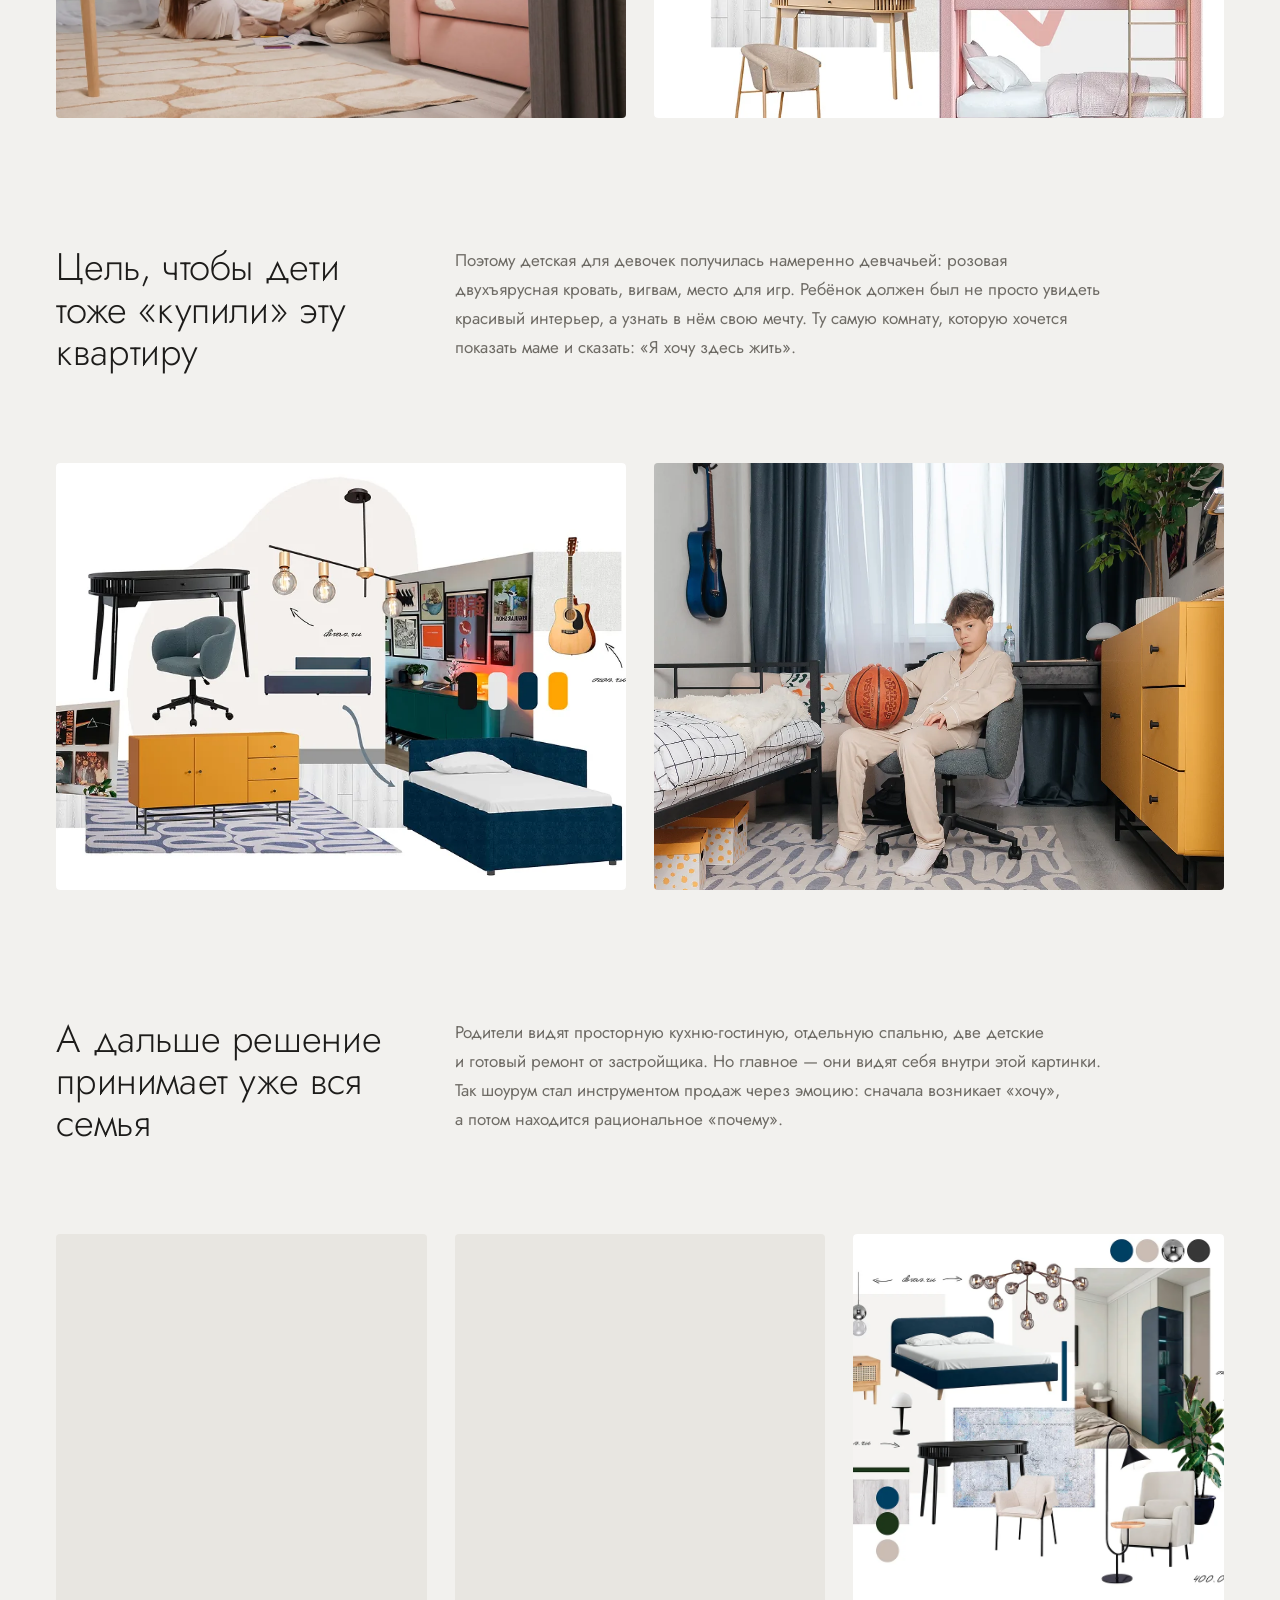
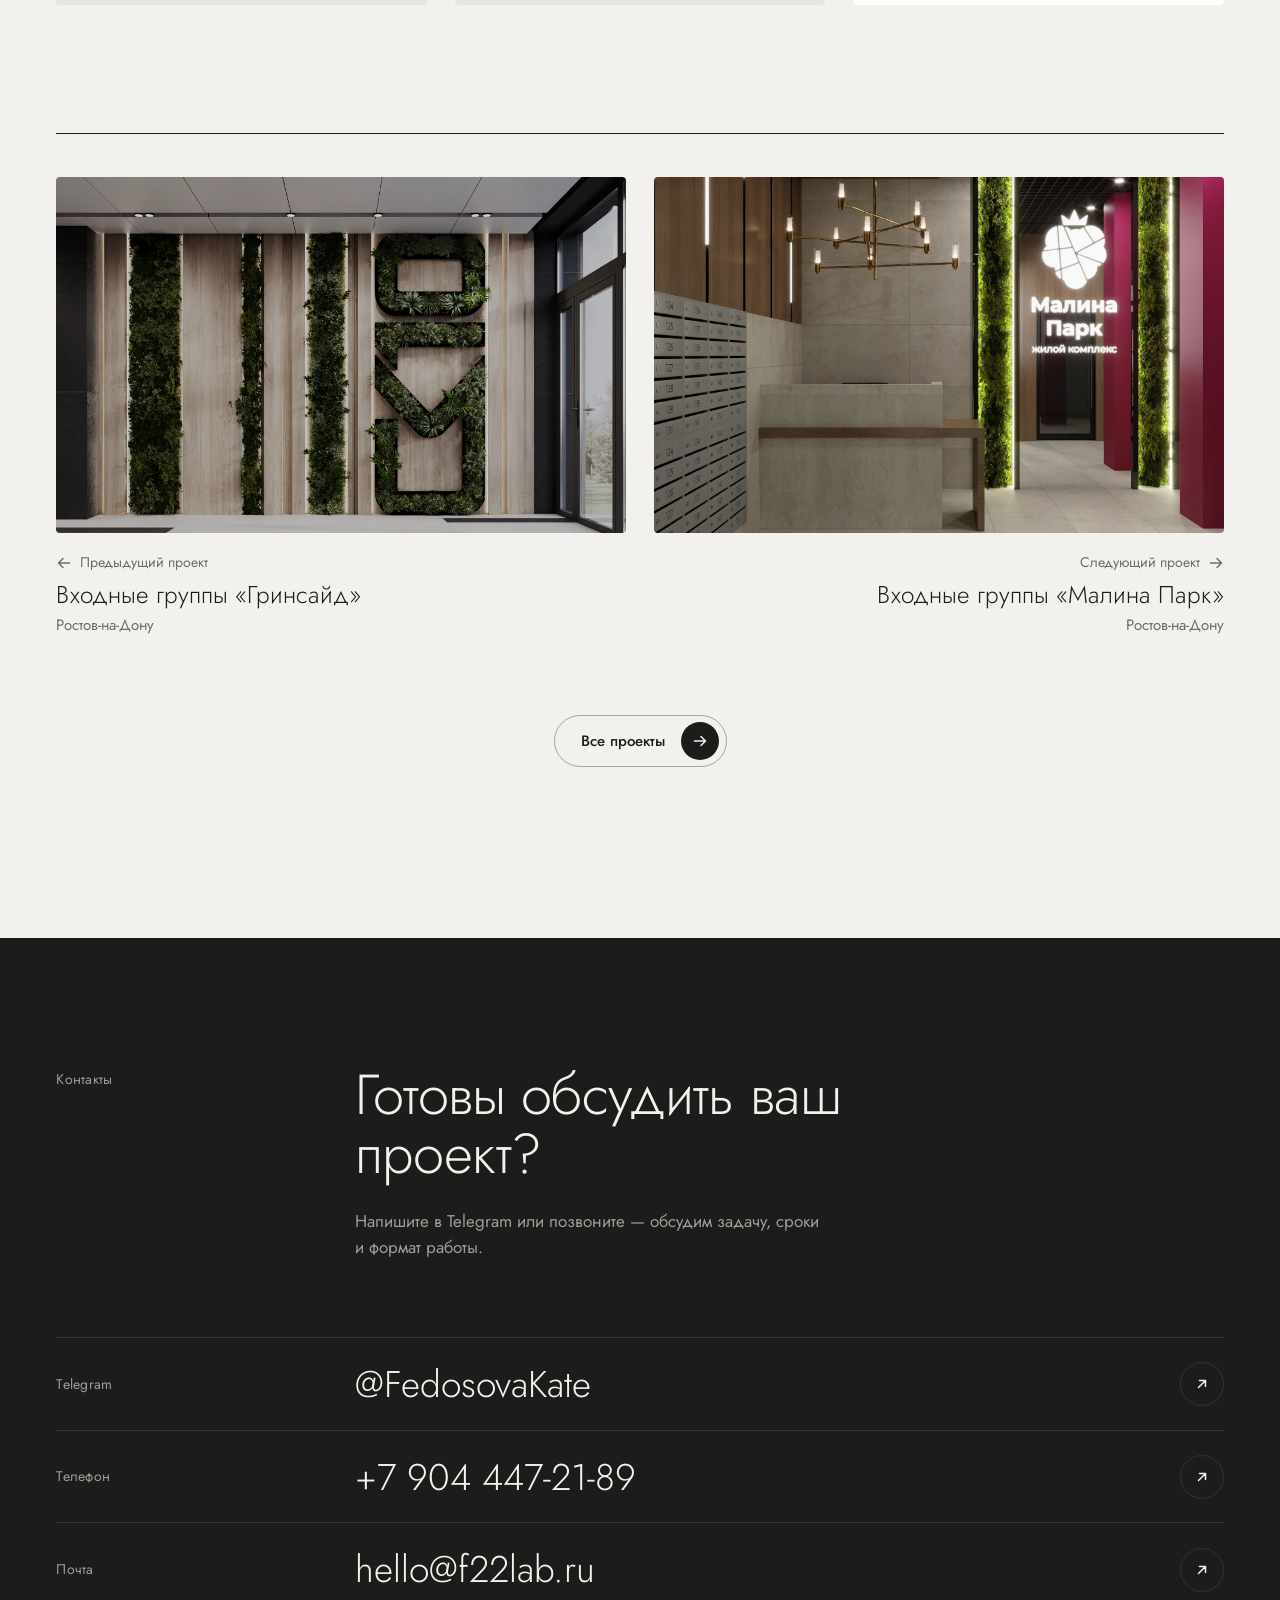
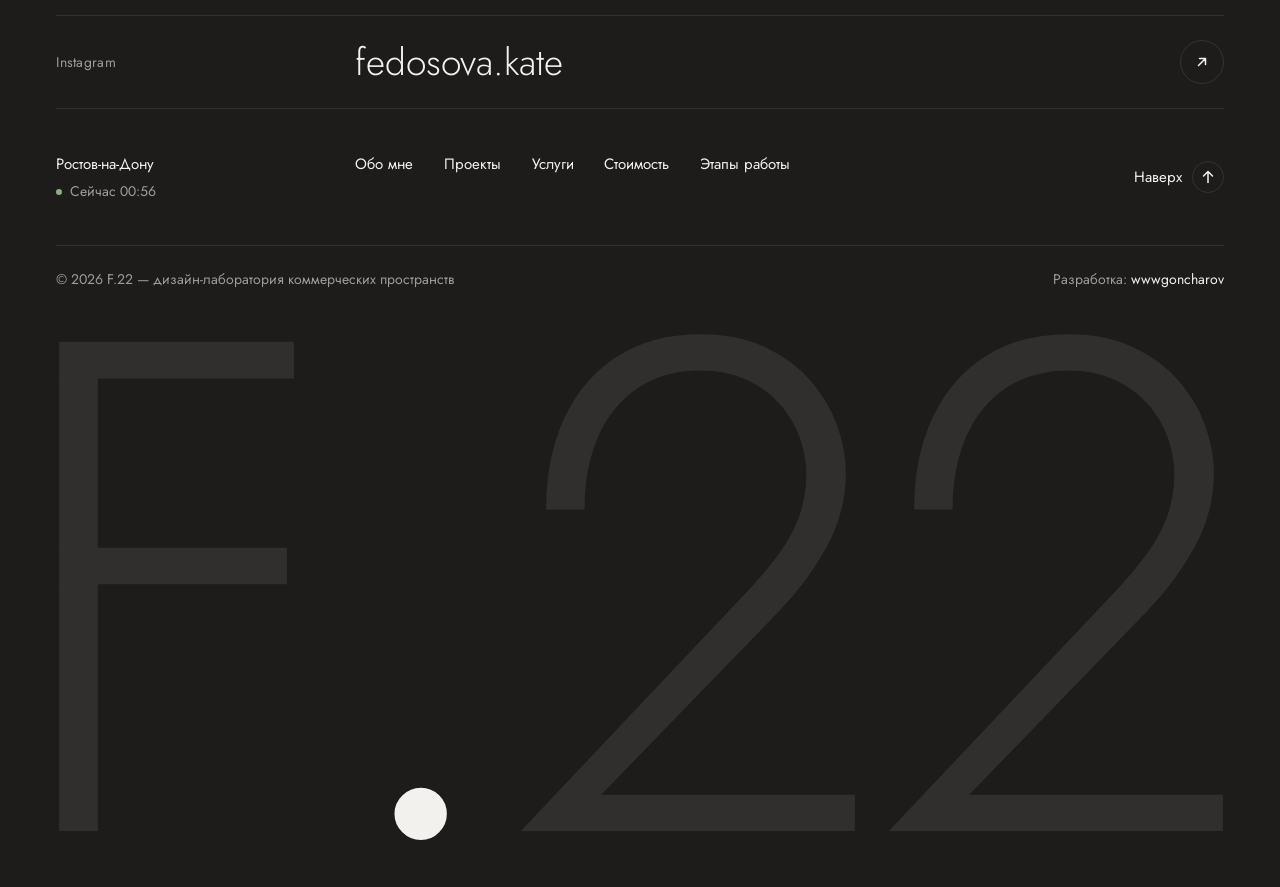
<file: projects/showroom-malina-park.html>
<!doctype html>
<html lang="ru">
<head>
<meta charset="UTF-8" />
<title>Шоурум ЖК «Малина Парк», СК10 — F.22</title>
<meta name="robots" content="noindex" />
<link rel="canonical" href="https://f-22.ru/projects/showroom-malina-park/" />
<meta http-equiv="refresh" content="0; url=showroom-malina-park/" />
<script>location.replace('showroom-malina-park/' + location.hash);</script>
</head>
<body style="background:#f2f1ee"><a href="showroom-malina-park/">Перейти на страницу</a></body>
</html>
</file>
<file: styles.css>
/* ==========================================================================
   F.22 — дизайн-лаборатория коммерческих пространств
   Концепция: «спецификация». Сайт говорит языком интерьерного проекта:
   точная сетка, тонкие линии, спокойные подписи, много воздуха.
   Поверх — тихий интерактивный слой: всё отвечает на действие человека,
   но ничего не мешает читать и смотреть.

   Шрифт: Jost на всём сайте (300 — крупные заголовки, 400 — текст, 500 — кнопки). Капса нет.
   Анимируются только transform / opacity / clip-path — без размытия
   и без тяжёлых эффектов, чтобы скролл оставался плавным.
   ========================================================================== */

:root {
  /* ---------- палитра ---------- */
  --color-bg: #f2f1ee;
  --color-surface: #e8e6e1;
  --color-ink: #1d1c1a;
  --color-ink-soft: #6f6c66;
  --color-ink-faint: #a19e97;
  --color-line: #d9d6cf;
  --color-dark: #1d1c1a;
  --color-on-dark: #f2f1ee;
  --color-on-dark-soft: rgba(242, 241, 238, 0.6);
  --color-on-dark-line: rgba(242, 241, 238, 0.16);

  /* ---------- шрифты ---------- */
  --font-display: 'Jost', 'Futura', 'Century Gothic', -apple-system, sans-serif;
  --font-text: 'Jost', 'Futura', -apple-system, BlinkMacSystemFont, 'Segoe UI', system-ui, sans-serif;

  /* ---------- шкала ---------- */
  --text-hero: clamp(42px, 6.6vw, 112px);
  --text-statement: clamp(30px, 4.4vw, 68px);
  --text-h1: clamp(36px, 4.6vw, 72px);
  --text-h2: clamp(32px, 3.8vw, 58px);
  --text-h3: clamp(20px, 1.6vw, 24px);
  --text-lead: clamp(18px, 1.4vw, 22px);
  --text-body: 17px;
  --text-small: 15px;
  --text-caption: 14px;

  /* ---------- сетка и ритм ---------- */
  --page-max: 1680px;
  --gutter: clamp(20px, 4.4vw, 72px);
  --col-gap: clamp(16px, 2.2vw, 32px);
  --space-sm: clamp(16px, 2vw, 24px);
  --space-md: clamp(32px, 3.4vw, 48px);
  --space-lg: clamp(56px, 6vw, 96px);
  --space-xl: clamp(88px, 10vw, 160px);

  --header-h: 76px;
  --radius-img: 4px;   /* закругление всех фото */

  /* ---------- движение ---------- */
  --ease: cubic-bezier(0.22, 1, 0.36, 1);          /* мягкое торможение */
  --ease-in-out: cubic-bezier(0.65, 0, 0.35, 1);   /* «шторка» */
  --dur-fast: 0.35s;
  --dur: 0.6s;
  --dur-slow: 1.2s;
  /* наведение: плавный разгон и долгое торможение — без рывков */
  --ease-soft: cubic-bezier(0.45, 0, 0.15, 1);
  --dur-hover: 0.9s;
}

/* ==========================================================================
   База
   ========================================================================== */
*, *::before, *::after { box-sizing: border-box; }
html { -webkit-text-size-adjust: 100%; }

body {
  margin: 0;
  background: var(--color-bg);
  color: var(--color-ink);
  font-family: var(--font-text);
  font-size: var(--text-body);
  line-height: 1.65;
  -webkit-font-smoothing: antialiased;
  -moz-osx-font-smoothing: grayscale;
  text-rendering: optimizeLegibility;
}

img { display: block; max-width: 100%; }

/* все фото — с мягким закруглением; isolation + translateZ — чтобы Safari
   не терял скругление, когда картинка внутри приближается */
.project__media, .about__photo, .service__media, .gallery-item, .project-sibling__image {
  position: relative;
  border-radius: var(--radius-img);
  isolation: isolate;
  transform: translateZ(0);
}
/* фото всегда в полном цвете; у кликабельных при наведении — лёгкое
   мягкое затемнение поверх (без смены насыщенности и без «вспышек») */
.project__media::after, .service__media::after, .project-sibling__image::after {
  content: '';
  position: absolute; inset: 0;
  z-index: 1;
  border-radius: inherit;
  background: rgba(20, 19, 17, 0.16);
  opacity: 0;
  pointer-events: none;
  transition: opacity var(--dur-hover) var(--ease-soft);
}
.project:hover .project__media::after,
.service:hover .service__media::after,
.project-sibling:hover .project-sibling__image::after { opacity: 1; }
.nowrap { white-space: nowrap; }   /* составные названия городов не рвутся по дефису */
a { color: inherit; text-decoration: none; }
button { font: inherit; color: inherit; background: none; border: 0; padding: 0; cursor: pointer; }
h1, h2, h3, p, ul, ol, dl, dd, figure { margin: 0; }
ul, ol { padding: 0; list-style: none; }
svg { display: block; flex-shrink: 0; }

::selection { background: var(--color-ink); color: var(--color-bg); }
:focus-visible { outline: 1px solid currentColor; outline-offset: 4px; border-radius: 2px; }

.container {
  width: 100%;
  max-width: var(--page-max);
  margin: 0 auto;
  padding-left: var(--gutter);
  padding-right: var(--gutter);
}

.section { padding: var(--space-xl) 0; }
.section + .section { padding-top: 0; }

#about, #projects, #services, #process, #contacts { scroll-margin-top: 24px; }

/* ---------- типографика ---------- */
.h2 {
  font-family: var(--font-display);
  font-weight: 300;
  font-size: var(--text-h2);
  line-height: 1.06;
  letter-spacing: -0.015em;
}
.lead {
  font-size: var(--text-lead);
  line-height: 1.55;
  max-width: 34em;
  text-wrap: pretty;
}
.text {
  line-height: 1.7;
  color: var(--color-ink-soft);
  max-width: 38em;
  text-wrap: pretty;
}

/* шапка раздела — как в подвале: подпись слева (3 колонки),
   заголовок и пояснение справа */
.section-head {
  display: grid;
  grid-template-columns: repeat(12, minmax(0, 1fr));
  column-gap: var(--col-gap);
  align-items: start;
  margin-bottom: var(--space-lg);
}
.section-head__label {
  grid-column: 1 / span 3;
  padding-top: calc(var(--text-h2) * 0.1);
  margin-top: -0.32em;
  font-size: var(--text-caption);
  letter-spacing: 0.02em;
  color: var(--color-ink-soft);
}
.section-head__body { grid-column: 4 / -1; }
.section-head .h2 { max-width: 18ch; }
.section-head__note {
  margin-top: var(--space-sm);
  font-size: var(--text-body);
  line-height: 1.55;
  color: var(--color-ink-soft);
  max-width: 30em;
}

/* ==========================================================================
   Строки «спецификации» — общий язык сайта
   Тонкая линия прорисовывается при появлении; при наведении поверх неё
   пробегает тёмная линия, содержимое чуть сдвигается, соседние строки
   притухают, кружок со стрелкой заливается.
   ========================================================================== */
.row-num {
  font-size: var(--text-caption);
  letter-spacing: 0.02em;
  color: var(--color-on-dark-soft);
  font-variant-numeric: tabular-nums;
  transition: color var(--dur-fast) ease;
}
.row-icon {
  display: inline-flex; align-items: center; justify-content: center;
  width: 44px; height: 44px;
  flex: none;
  border: 1px solid var(--color-line);
  border-radius: 50%;
  color: var(--color-ink);
  transition: background-color var(--dur-hover) var(--ease-soft), color var(--dur-hover) var(--ease-soft), border-color var(--dur-hover) var(--ease-soft);
}

/* ==========================================================================
   Иконки-стрелки: две копии, при наведении одна уходит, другая приходит
   ========================================================================== */
.arrow {
  --dx: 0; --dy: 0;
  position: relative;
  display: inline-flex;
  width: 16px; height: 16px;
  overflow: hidden;
  flex-shrink: 0;
}
.arrow svg {
  position: absolute; inset: 0;
  width: 16px; height: 16px;
  fill: none; stroke: currentColor; stroke-width: 1.5;
  stroke-linecap: round; stroke-linejoin: round;
  transition: transform 0.8s var(--ease-soft);
}
.arrow svg + svg { transform: translate(calc(var(--dx) * -140%), calc(var(--dy) * -140%)); }
.arrow--right    { --dx: 1;  --dy: 0; }
.arrow--left     { --dx: -1; --dy: 0; }
.arrow--down     { --dx: 0;  --dy: 1; }
.arrow--up       { --dx: 0;  --dy: -1; }
.arrow--out      { --dx: 1;  --dy: -1; }   /* ↗ — внешняя ссылка */

.has-arrow:hover .arrow svg:first-child,
.has-arrow:focus-visible .arrow svg:first-child { transform: translate(calc(var(--dx) * 140%), calc(var(--dy) * 140%)); }
.has-arrow:hover .arrow svg + svg,
.has-arrow:focus-visible .arrow svg + svg { transform: translate(0, 0); }

/* ==========================================================================
   Кнопки: текст «перекатывается», стрелка сменяется, фон мягко заливается
   ========================================================================== */
.btn {
  position: relative;
  isolation: isolate;
  display: inline-flex;
  align-items: center;
  gap: 16px;
  height: 52px;
  padding: 0 7px 0 26px;
  border: 1px solid transparent;
  border-radius: 999px;
  overflow: hidden;
  font-family: var(--font-text);
  font-size: 15px;
  font-weight: 500;
  line-height: 1;
  white-space: nowrap;
  cursor: pointer;
  transition: color var(--dur-hover) var(--ease-soft), border-color var(--dur-hover) var(--ease-soft);
  will-change: transform;
}
/* заливка поднимается снизу при наведении */
.btn::before {
  content: '';
  position: absolute; inset: -1px;
  z-index: -1;
  border-radius: inherit;
  transform: translateY(101%);
  transition: transform var(--dur-hover) var(--ease-soft);
}
.btn:hover::before, .btn:focus-visible::before { transform: translateY(0); }

/* текст: при наведении уезжает вверх, снизу приходит такой же.
   Окно с запасом по высоте, а копия стоит на 0.6em ниже — хвосты букв
   (у, д, р) и верх заглавных не выглядывают из-под края. */
.btn__label {
  position: relative;
  display: block;
  overflow: hidden;
  height: 1.5em;
  line-height: 1.5;
}
.btn__label span {
  position: relative;
  display: block;
  transition: transform var(--dur-hover) var(--ease-soft);
}
.btn__label span::after {
  content: attr(data-text);
  position: absolute; left: 0; top: calc(100% + 0.6em);
}
.btn:hover .btn__label span, .btn:focus-visible .btn__label span { transform: translateY(calc(-100% - 0.6em)); }

/* кружок со стрелкой */
.btn__icon {
  display: inline-flex;
  align-items: center;
  justify-content: center;
  width: 38px; height: 38px;
  border-radius: 50%;
  transition: background-color var(--dur-hover) var(--ease-soft), color var(--dur-hover) var(--ease-soft), transform var(--dur-hover) var(--ease-soft);
}
.btn:hover .btn__icon { transform: scale(1.06); }

/* без иконки — симметричные отступы */
.btn--plain { padding: 0 26px; }

.btn--small { height: 40px; font-size: 14px; gap: 12px; padding: 0 5px 0 18px; }
.btn--small .btn__icon { width: 30px; height: 30px; }

/* тёмная */
.btn--dark { background: var(--color-ink); color: var(--color-bg); }
.btn--dark::before { background: #3a3833; }
.btn--dark .btn__icon { background: var(--color-bg); color: var(--color-ink); }

/* контурная на светлом */
.btn--outline { border-color: rgba(29, 28, 26, 0.35); color: var(--color-ink); }
.btn--outline::before { background: var(--color-ink); }
.btn--outline .btn__icon { background: var(--color-ink); color: var(--color-bg); }
.btn--outline:hover { color: var(--color-bg); border-color: var(--color-ink); }
.btn--outline:hover .btn__icon { background: var(--color-bg); color: var(--color-ink); }

/* светлая на тёмном */
.btn--light { background: var(--color-on-dark); color: var(--color-ink); }
.btn--light::before { background: #ffffff; }
.btn--light .btn__icon { background: var(--color-ink); color: var(--color-on-dark); }

/* контурная на тёмном */
.btn--ghost-light { border-color: rgba(242, 241, 238, 0.45); color: var(--color-on-dark); }
.btn--ghost-light::before { background: var(--color-on-dark); }
.btn--ghost-light .btn__icon { background: rgba(242, 241, 238, 0.14); color: var(--color-on-dark); }
.btn--ghost-light:hover { color: var(--color-ink); border-color: var(--color-on-dark); }
.btn--ghost-light:hover .btn__icon { background: var(--color-ink); color: var(--color-on-dark); }

.btn-row { display: flex; flex-wrap: wrap; gap: 12px; }

/* ==========================================================================
   Текстовые ссылки
   ========================================================================== */
/* постоянное подчёркивание, которое «перерисовывается» слева направо */
.link {
  position: relative;
  display: inline-flex;
  align-items: center;
  gap: 8px;
  padding-bottom: 4px;
}
.link::after {
  content: '';
  position: absolute; left: 0; right: 0; bottom: 0;
  height: 1px;
  background: currentColor;
  transform-origin: right;
  transition: transform var(--dur) var(--ease);
}
.link:hover::after { animation: line-redraw 0.9s var(--ease); }
@keyframes line-redraw {
  0%   { transform: scaleX(1); transform-origin: right; }
  45%  { transform: scaleX(0); transform-origin: right; }
  46%  { transform: scaleX(0); transform-origin: left; }
  100% { transform: scaleX(1); transform-origin: left; }
}
.link .arrow { width: 14px; height: 14px; }
.link .arrow svg { width: 14px; height: 14px; }

/* подчёркивание появляется только при наведении */
.hover-line { position: relative; display: inline-block; }
.hover-line::after {
  content: '';
  position: absolute; left: 0; right: 0; bottom: -3px;
  height: 1px;
  background: currentColor;
  transform: scaleX(0);
  transform-origin: right;
  transition: transform var(--dur-hover) var(--ease-soft);
}
.hover-line:hover::after, .hover-line.is-active::after { transform: scaleX(1); transform-origin: left; }

/* ==========================================================================
   Шапка: прячется при скролле вниз, возвращается при скролле вверх,
   подсвечивает текущий раздел и показывает прогресс страницы
   ========================================================================== */
.site-header {
  position: fixed;
  top: 0; left: 0; right: 0;
  z-index: 100;
  height: var(--header-h);
  display: grid;
  grid-template-columns: 1fr auto 1fr;
  align-items: center;
  padding: 0 var(--gutter);
  color: var(--color-ink);
  background: rgba(242, 241, 238, 0.72);
  -webkit-backdrop-filter: blur(18px) saturate(1.4);
  backdrop-filter: blur(18px) saturate(1.4);
  border-bottom: 1px solid var(--color-line);
  transition: transform 0.7s var(--ease), background-color 0.5s var(--ease), color 0.5s var(--ease), border-color 0.5s var(--ease);
}
.site-header.is-hidden { transform: translateY(-101%); }
.site-header.is-over-hero {
  color: var(--color-on-dark);
  background: transparent;
  -webkit-backdrop-filter: none;
  backdrop-filter: none;
  border-color: transparent;
}
.site-header.is-over-hero .btn--outline { border-color: rgba(242, 241, 238, 0.5); color: var(--color-on-dark); }
.site-header.is-over-hero .btn--outline::before { background: var(--color-on-dark); }
.site-header.is-over-hero .btn--outline .btn__icon { background: var(--color-on-dark); color: var(--color-ink); }
.site-header.is-over-hero .btn--outline:hover { color: var(--color-ink); border-color: var(--color-on-dark); }
.site-header.is-over-hero .btn--outline:hover .btn__icon { background: var(--color-ink); color: var(--color-on-dark); }

.site-header__logo {
  justify-self: start;
  display: inline-flex;
  align-items: baseline;
  font-family: var(--font-display);
  font-size: 22px;
  letter-spacing: 0.02em;
}
/* точка в логотипе — маленький «живой» элемент */
.site-header__logo i {
  display: inline-block;
  font-style: normal;
  transition: transform var(--dur) var(--ease);
}
.site-header__logo:hover i { transform: translateY(-4px); }

.site-header__nav { display: flex; gap: clamp(22px, 2.6vw, 40px); font-size: var(--text-small); }
.site-header__nav a { opacity: 0.72; transition: opacity var(--dur-fast) ease; }
.site-header__nav a:hover, .site-header__nav a.is-active { opacity: 1; }
.site-header__cta { justify-self: end; }

.site-header__progress {
  position: absolute; left: 0; right: 0; bottom: -1px;
  height: 1px;
  background: var(--color-ink);
  opacity: 0.28;                       /* тихая полоска, не спорит с контентом */
  transform: scaleX(0);
  transform-origin: left;
  pointer-events: none;
}
.site-header.is-over-hero .site-header__progress { opacity: 0; }

/* ==========================================================================
   Первый экран
   ========================================================================== */
.hero {
  position: relative;
  min-height: 100vh;
  min-height: 100svh;
  display: flex;
  align-items: flex-end;
  overflow: hidden;
  background: var(--color-dark);
  color: var(--color-on-dark);
}
.hero__media { position: absolute; inset: 0; overflow: hidden; }
/* обёртка двигается от скролла и мыши, сама картинка — анимация загрузки */
.hero__parallax { position: absolute; inset: -4%; will-change: transform; }
.hero__parallax img { width: 100%; height: 100%; object-fit: cover; }
.hero__media::after {
  content: '';
  position: absolute; inset: 0;
  background:
    linear-gradient(180deg, rgba(20, 19, 17, 0.35) 0%, rgba(20, 19, 17, 0) 22%),
    linear-gradient(0deg, rgba(20, 19, 17, 0.62) 0%, rgba(20, 19, 17, 0.12) 52%, rgba(20, 19, 17, 0) 70%);
}
.hero__inner {
  position: relative;
  z-index: 1;
  padding-top: calc(var(--header-h) + var(--space-lg));
  padding-bottom: clamp(40px, 5vw, 72px);
  will-change: transform, opacity;
}
.hero__title {
  font-family: var(--font-display);
  font-weight: 300;
  font-size: var(--text-hero);
  line-height: 1;
  letter-spacing: -0.025em;
  margin-bottom: clamp(32px, 4vw, 56px);
}
.hero__title .line { display: block; overflow: hidden; padding-bottom: 0.06em; }
.hero__title .line > span { display: inline-block; }
.hero__bottom {
  position: relative;
  display: grid;
  grid-template-columns: repeat(12, minmax(0, 1fr));
  column-gap: var(--col-gap);
  row-gap: 28px;
  align-items: end;
  padding-top: clamp(24px, 2.4vw, 32px);
}
/* линия над нижним рядом прорисовывается при загрузке */
.hero__bottom::before {
  content: '';
  position: absolute; left: 0; right: 0; top: 0;
  height: 1px;
  background: rgba(242, 241, 238, 0.3);
  transform-origin: left;
}
.hero__lead {
  grid-column: 1 / span 5;
  font-size: var(--text-lead);
  line-height: 1.5;
  color: rgba(242, 241, 238, 0.86);
  max-width: 30em;
}
.hero__actions { grid-column: 8 / -1; justify-self: end; }

/* загрузка — одна постановочная сцена */
.js .hero__parallax img { transform: scale(1.1); opacity: 0; }
.js .hero__title .line > span { transform: translateY(105%); }
.js .hero__bottom::before { transform: scaleX(0); }
.js .hero__lead, .js .hero__actions { opacity: 0; transform: translateY(14px); }
.js .site-header.is-over-hero { opacity: 0; }

.is-ready .hero__parallax img { transform: scale(1); opacity: 1; transition: transform 2.6s var(--ease), opacity 1.2s ease; }
.is-ready .hero__title .line > span { transform: none; transition: transform 1.3s var(--ease); }
.is-ready .hero__title .line:nth-child(2) > span { transition-delay: 0.1s; }
.is-ready .hero__bottom::before { transform: scaleX(1); transition: transform 1.6s var(--ease-in-out) 0.35s; }
.is-ready .hero__lead { opacity: 1; transform: none; transition: opacity 1s ease 0.6s, transform 1.2s var(--ease) 0.6s; }
.is-ready .hero__actions { opacity: 1; transform: none; transition: opacity 1s ease 0.75s, transform 1.2s var(--ease) 0.75s; }
.is-ready .site-header.is-over-hero { opacity: 1; transition: opacity 1s ease 0.8s, transform 0.7s var(--ease), background-color 0.5s var(--ease), color 0.5s var(--ease), border-color 0.5s var(--ease); }

/* ==========================================================================
   Обо мне
   ========================================================================== */
.about__grid {
  display: grid;
  grid-template-columns: repeat(12, minmax(0, 1fr));
  column-gap: var(--col-gap);
  row-gap: var(--space-md);
  align-items: start;
}
.about__photo {
  grid-column: 1 / span 5;
  aspect-ratio: 4 / 5;
  overflow: hidden;
  background: var(--color-surface);
}
.about__photo img { width: 100%; height: 100%; object-fit: cover; }
.about__body { grid-column: 7 / -1; display: flex; flex-direction: column; }
.about__role { margin-top: 14px; font-size: var(--text-small); color: var(--color-ink-soft); }
.about__body .lead { margin-top: var(--space-md); }
.about__body .text { margin-top: 20px; }
.about__links { display: flex; flex-wrap: wrap; gap: 12px 32px; margin-top: var(--space-md); font-size: var(--text-small); }

/* факты — две колонки без линий, разделены воздухом */
.facts { margin-top: var(--space-md); display: flex; flex-direction: column; gap: 14px; }
.facts > div {
  display: grid;
  grid-template-columns: minmax(110px, 1fr) 3fr;
  gap: var(--col-gap);
}
.facts dt { font-size: var(--text-caption); color: var(--color-ink-faint); padding-top: 2px; }
.facts dd { line-height: 1.5; }


/* ==========================================================================
   Цитата — слова «проявляются» по мере прокрутки
   ========================================================================== */
.statement { padding: 0; }
/* цитата в «рамке» из двух тонких линий — блок не выглядит пустым */
.statement .container { position: relative; padding-top: var(--space-lg); padding-bottom: var(--space-lg); }
.statement .container::before,
.statement .container::after {
  content: ''; position: absolute; left: var(--gutter); right: var(--gutter);
  height: 1px; background: var(--color-line);
}
.statement .container::before { top: 0; }
.statement .container::after { bottom: 0; }
.section:has(+ .statement) { padding-bottom: var(--space-lg); }
.statement + .section { padding-top: var(--space-lg); }
.statement__text {
  font-family: var(--font-display);
  font-weight: 300;
  font-size: var(--text-statement);
  line-height: 1.12;
  letter-spacing: -0.015em;
  max-width: 20ch;
  margin-left: calc((100% + var(--col-gap)) / 12 * 3);
  text-wrap: balance;
}
/* ПК: ровно две строки — перенос задан в тексте после «инвестиция,» */
@media (min-width: 1024px) {
  /* кегль чуть меньше, чтобы первая строка влезла от 4-й колонки до правого поля */
  .statement__text { max-width: none; white-space: pre-line; text-wrap: wrap; font-size: clamp(30px, 3.8vw, 64px); }
}
.statement__text .w { opacity: var(--o, 1); transition: opacity 0.25s linear; }

/* ==========================================================================
   Проекты
   ========================================================================== */
.projects-list {
  display: grid;
  grid-template-columns: repeat(2, minmax(0, 1fr));
  column-gap: var(--col-gap);
  row-gap: var(--space-lg);
}
.project { display: block; }
.project--wide { grid-column: 1 / -1; }
.project__media {
  position: relative;
  aspect-ratio: 4 / 3;
  overflow: hidden;
  background: var(--color-surface);
}
.project--wide .project__media { aspect-ratio: 2 / 1; }
.project__media img {
  width: 100%; height: 100%;
  object-fit: cover;
  transition: transform 1.6s var(--ease-soft);
}

/* подпись проекта: название, сфера и кружок ↗ — без линий */
.project__meta {
  display: grid;
  grid-template-columns: 1fr auto;
  align-items: center;
  column-gap: 20px;
  row-gap: 2px;
  padding-top: 18px;
}
.project__title {
  grid-column: 1; grid-row: 1;
  font-family: var(--font-display);
  font-weight: 300;
  font-size: clamp(22px, 1.9vw, 30px);
  line-height: 1.2;
  transition: transform var(--dur-hover) var(--ease-soft);
}
.project__title .hover-line::after { display: none; }
.project__info {
  grid-column: 1; grid-row: 2;
  font-size: var(--text-small);
  color: var(--color-ink-soft);
  transition: transform var(--dur-hover) var(--ease-soft) 0.04s;
}
.project__meta .row-icon { grid-column: 2; grid-row: 1 / span 2; }

.project:hover .project__media img { transform: scale(1.035); }
.project:hover .project__title,
.project:hover .project__info { transform: translateX(8px); }
.project:hover .row-icon,
.project:focus-visible .row-icon { background: var(--color-ink); color: var(--color-bg); border-color: var(--color-ink); }

/* у соседних проектов притухает только подпись (фото остаются в цвете);
   :has — чтобы ничего не мигало, когда курсор проходит через промежуток */
@media (hover: hover) {
  .project__meta { transition: opacity var(--dur-hover) var(--ease-soft); }
  .projects-list:has(.project:hover) .project:not(:hover) .project__meta { opacity: 0.45; }
}

/* ==========================================================================
   Курсор-«линза» над проектами (только мышь)
   ========================================================================== */
.cursor {
  position: fixed;
  top: 0; left: 0;
  z-index: 200;
  width: 92px; height: 92px;
  margin: -46px 0 0 -46px;
  pointer-events: none;
  will-change: transform;
}
.cursor__blob { position: absolute; inset: 0; will-change: transform; }
/* «стекло»: размывает то, что под ним, лёгкий тёмный тон и светлая обводка —
   кружок читается и на светлом, и на тёмном фото */
.cursor__glass {
  width: 100%; height: 100%;
  border-radius: 50%;
  background: rgba(29, 28, 26, 0.24);
  -webkit-backdrop-filter: blur(14px) saturate(1.4);
  backdrop-filter: blur(14px) saturate(1.4);
  box-shadow: none;   /* без обводки и без тени */
  opacity: 0;
  transform: scale(0.2);
  transition: transform 0.75s cubic-bezier(0.34, 1.56, 0.64, 1), opacity 0.35s ease;
}
.cursor.is-active .cursor__glass { opacity: 1; transform: scale(1); }
.cursor__arrow {
  position: absolute;
  left: 50%; top: 50%;
  width: 30px; height: 30px;
  margin: -15px 0 0 -15px;
  fill: none;
  stroke: #ffffff;
  stroke-width: 1.4;
  stroke-linecap: round;
  stroke-linejoin: round;
  opacity: 0;
  transform: scale(0.4) rotate(-45deg);
  transition: transform 0.75s cubic-bezier(0.34, 1.56, 0.64, 1) 0.04s, opacity 0.3s ease;
}
.cursor.is-active .cursor__arrow { opacity: 1; transform: none; }
/* проект в разработке: вместо стрелки — часы, тот же «стеклянный» кружок */
.cursor__wip { transform: scale(0.4); }
.cursor.is-active .cursor__wip,
.cursor.is-active.is-wip .cursor__arrow:not(.cursor__wip) { opacity: 0; }
.cursor.is-active.is-wip .cursor__wip { opacity: 1; transform: none; }
@media (hover: hover) and (pointer: fine) {
  .has-cursor [data-cursor] { cursor: none; }
}

/* ==========================================================================
   Услуги — строки спецификации
   ========================================================================== */
/* услуги — строки «спецификации», тот же язык, что у контактов в подвале:
   номер слева (как подпись строки), крупное название, состав и маленькое
   фото справа; между строками тонкие линии, которые прорисовываются при
   появлении. При наведении тёмная линия мягко проходит по низу строки,
   название чуть сдвигается, текст соседних строк притухает (фото — нет). */
.services-list { list-style: none; margin: 0; padding: 0; border-top: 1px solid var(--color-line); }
.service {
  position: relative;
  display: grid;
  grid-template-columns: repeat(12, minmax(0, 1fr));
  column-gap: var(--col-gap);
  align-items: center;
  padding: clamp(18px, 1.9vw, 28px) 0;
}
.service::before {
  content: '';
  position: absolute; left: 0; right: 0; bottom: 0;
  height: 1px;
  background: var(--color-line);
  transform-origin: left;
  transition: transform 1.2s var(--ease-in-out);
  transition-delay: inherit;
}
.js .service:not(.visible)::before { transform: scaleX(0); }
.service::after {
  content: '';
  position: absolute; left: 0; right: 0; bottom: 0;
  height: 1px;
  background: var(--color-ink);
  transform: scaleX(0);
  transform-origin: right;
  transition: transform 1.1s var(--ease-soft);
}
.service:hover::after { transform: scaleX(1); transform-origin: left; }

.service__num {
  grid-column: 1 / span 3;
  font-size: var(--text-caption);
  letter-spacing: 0.02em;
  color: var(--color-on-dark-soft);
  font-variant-numeric: tabular-nums;
  transition: color var(--dur-hover) var(--ease-soft), opacity var(--dur-hover) var(--ease-soft);
}
.service__title {
  grid-column: 4 / span 4;
  font-family: var(--font-display);
  font-weight: 300;
  font-size: clamp(26px, 2.6vw, 40px);
  line-height: 1.15;
  letter-spacing: -0.01em;
  transition: transform var(--dur-hover) var(--ease-soft), opacity var(--dur-hover) var(--ease-soft);
}
.service__items {
  grid-column: 8 / span 3;
  line-height: 1.45;
  color: var(--color-ink-soft);
  transition: opacity var(--dur-hover) var(--ease-soft);
}
.service__items li + li { margin-top: 6px; }
.service__items li { transition: color var(--dur-hover) var(--ease-soft); }
.service__media {
  grid-column: 11 / -1;
  justify-self: end;
  width: 100%;
  max-width: 160px;
  aspect-ratio: 3 / 2;
  overflow: hidden;
  background: var(--color-surface);
}
.service__media img { width: 100%; height: 100%; object-fit: cover; }

.service:hover .service__num { color: var(--color-ink); }
.service:hover .service__title { transform: translateX(8px); }
.service:hover .service__items li { color: var(--color-ink); }
/* притухает только текст соседних строк и только когда курсор на строке */
@media (hover: hover) {
  .services-list:has(.service:hover) .service:not(:hover) :is(.service__num, .service__title, .service__items) { opacity: 0.45; }
}

/* ==========================================================================
   Этапы
   ========================================================================== */
/* этапы: сетка 3 × 2, номер, этап, пояснение — без линий */
.steps {
  display: grid;
  grid-template-columns: repeat(3, minmax(0, 1fr));
  column-gap: var(--col-gap);
  row-gap: var(--space-lg);
}
.step__num { display: block; margin-bottom: clamp(16px, 1.6vw, 24px); }
.step__title {
  font-family: var(--font-display);
  font-weight: 300;
  font-size: clamp(24px, 2.2vw, 34px);
  line-height: 1.15;
  margin-bottom: 10px;
  transition: transform var(--dur-hover) var(--ease-soft);
}
.step__text {
  line-height: 1.55;
  color: var(--color-ink-soft);
  max-width: 22em;
  transition: transform var(--dur-hover) var(--ease-soft) 0.04s, color var(--dur-hover) var(--ease-soft);
}
.step:hover .step__num { color: var(--color-ink); }
.step:hover .step__title,
.step:hover .step__text { transform: translateX(8px); }
.step:hover .step__text { color: var(--color-ink); }
@media (hover: hover) {
  .js .step.visible { transition: opacity var(--dur-hover) var(--ease-soft), transform 1.2s var(--ease); }
  .js .steps:has(.step:hover) .step.visible:not(:hover) { opacity: 0.5; }
}

/* ==========================================================================
   Подвал / контакты
   Контакты — строками «спецификации», как таблица в кейсах. Тот же язык
   строк используется по всему сайту (услуги, этапы, проекты).
   ========================================================================== */
.footer {
  --footer-line: rgba(242, 241, 238, 0.1);      /* основные линии */
  position: relative;
  overflow: hidden;
  background: var(--color-dark);
  color: var(--color-on-dark);
  padding: var(--space-xl) 0 0;
}

.footer__note { font-size: var(--text-caption); line-height: 1.5; color: var(--color-on-dark-soft); }
.footer__time { font-variant-numeric: tabular-nums; }
.footer__time .dot {
  display: inline-block;
  width: 6px; height: 6px;
  margin-right: 8px;
  border-radius: 50%;
  background: #8fae7f;
  vertical-align: 1px;
  animation: pulse 2.4s ease-in-out infinite;
}
@keyframes pulse { 0%, 100% { opacity: 1; } 50% { opacity: 0.35; } }

/* копирование почты */
.copy { text-align: left; }
.copy__icon { width: 16px; height: 16px; flex: none; fill: none; stroke: currentColor; stroke-width: 1.3; opacity: 0.5; transition: opacity var(--dur-fast) ease; }
.copy:hover .copy__icon { opacity: 1; }
.copy__toast {
  position: absolute;
  left: 0; bottom: calc(100% + 10px);
  padding: 7px 12px;
  border-radius: 999px;
  background: var(--color-on-dark);
  color: var(--color-ink);
  font-family: var(--font-text);
  font-size: 13px;
  line-height: 1.4;
  white-space: nowrap;
  opacity: 0;
  transform: translateY(6px);
  transition: opacity var(--dur-fast) ease, transform var(--dur) var(--ease);
  pointer-events: none;
}
.copy.is-copied .copy__toast { opacity: 1; transform: none; }

/* --- нижняя строка --- */
.footer__bottom {
  display: grid;
  grid-template-columns: 1fr auto;
  align-items: center;
  gap: 12px 24px;
  padding: 22px 0;
  border-top: 1px solid var(--footer-line);
  font-size: var(--text-caption);
  color: var(--color-on-dark-soft);
}
.footer__bottom a { color: var(--color-on-dark); }
/* ПК: «Наверх» по центру, «Разработка» справа */
.footer__bottom p:nth-of-type(2) { justify-self: end; }   /* «Разработка» — справа */
.to-top { display: inline-flex; align-items: center; gap: 10px; color: var(--color-on-dark); }
.to-top .btn__icon { width: 32px; height: 32px; border: 1px solid var(--footer-line); transition: background-color var(--dur-hover) var(--ease-soft), color var(--dur-hover) var(--ease-soft), border-color var(--dur-hover) var(--ease-soft); }
.to-top:hover .btn__icon { background: var(--color-on-dark); color: var(--color-ink); border-color: var(--color-on-dark); }

/* --- знак F.22 на всю ширину ---
   script.js подгоняет размер так, чтобы края букв точно совпали с полями
   контейнера, а низ букв (и точки) встал на базовую линию с отступом
   снизу, равным боковому полю страницы. */
.footer__mark {
  position: relative;
  height: 0.9em;                       /* до подгонки скриптом */
  font-family: var(--font-display);
  font-weight: 300;
  font-size: 24vw;
  line-height: 1;
  letter-spacing: -0.02em;
  color: rgba(242, 241, 238, 0.09);   /* приглушённый знак, как тиснение */
  user-select: none;
  overflow: hidden;
}
.footer__mark-inner {
  position: absolute;
  left: 0; top: 0;
  white-space: nowrap;
}
.footer__mark-bl { display: inline-block; width: 0; height: 0; vertical-align: baseline; }
.footer__mark .ch {
  display: inline-block;
  transition: transform 1.3s var(--ease), color 0.9s ease;
}
.footer:hover .footer__mark .ch { color: rgba(242, 241, 238, 0.13); }
/* точка — единственный светлый элемент знака */
.footer__mark .ch--dot,
.footer:hover .footer__mark .ch--dot { color: var(--color-on-dark); }

/* появление: буквы по очереди поднимаются из-под нижнего края */
.js .footer__mark:not(.is-in) .ch { transform: translateY(110%); }
.footer__mark .ch:nth-child(2) { transition-delay: 0.08s; }
.footer__mark .ch:nth-child(3) { transition-delay: 0.16s; }
.footer__mark .ch:nth-child(4) { transition-delay: 0.24s; }
.footer__mark.is-done .ch { transition-delay: 0s; }

/* ==========================================================================
   Подвал: шапка, строки контактов, нижний ряд
   ========================================================================== */
.footer--b .fb-head {
  display: grid;
  grid-template-columns: repeat(12, minmax(0, 1fr));
  column-gap: var(--col-gap);
  align-items: start;
  padding-bottom: var(--space-lg);
}
.footer--b .fb-eyebrow {
  grid-column: 1 / span 3;
  padding-top: calc(var(--text-statement) * 0.105);
  margin-top: -0.32em;
  font-size: var(--text-caption);
  letter-spacing: 0.02em;
  color: var(--color-on-dark-soft);
}
.footer--b .fb-head__body { grid-column: 4 / -1; }
.footer__title {
  font-family: var(--font-display);
  font-weight: 300;
  font-size: var(--text-statement);
  line-height: 1.04;
  letter-spacing: -0.015em;
  max-width: 16ch;
}
.footer--b .fb-head__text { margin-top: var(--space-sm); max-width: 30em; line-height: 1.55; color: var(--color-on-dark-soft); }

.fb-rows { list-style: none; margin: 0; padding: 0; border-top: 1px solid var(--footer-line); }
.fb-row { position: relative; }
/* базовая линия строки прорисовывается при появлении */
.fb-row::before {
  content: '';
  position: absolute; left: 0; right: 0; bottom: 0;
  height: 1px;
  background: var(--footer-line);
  transform-origin: left;
  transition: transform 1.2s var(--ease-in-out);
  transition-delay: inherit;
}
.js .fb-row:not(.visible)::before { transform: scaleX(0); }
/* при наведении светлая линия прорисовывается слева направо поверх нижней границы */
.fb-row::after {
  content: '';
  position: absolute; left: 0; right: 0; bottom: -1px;
  height: 1px;
  background: var(--color-on-dark);
  transform: scaleX(0);
  transform-origin: right;
  transition: transform 1.1s var(--ease-soft);
}
.fb-row:hover::after, .fb-row:focus-within::after { transform: scaleX(1); transform-origin: left; }

.fb-row__link {
  display: grid;
  grid-template-columns: repeat(12, minmax(0, 1fr));
  column-gap: var(--col-gap);
  align-items: center;
  width: 100%;
  padding: clamp(18px, 1.9vw, 28px) 0;
  text-align: left;
}
.fb-row__label {
  grid-column: 1 / span 3;
  font-size: var(--text-caption);
  letter-spacing: 0.02em;
  color: var(--color-on-dark-soft);
  transition: color var(--dur-hover) var(--ease-soft);
}
.fb-row__value {
  grid-column: 4 / span 8;
  position: relative;
  justify-self: start;
  font-family: var(--font-display);
  font-weight: 300;
  font-size: clamp(26px, 2.9vw, 46px);
  line-height: 1.15;
  white-space: nowrap;
  transition: transform var(--dur) var(--ease), opacity var(--dur-fast) ease;
}
.fb-row__icon {
  grid-column: 12;
  justify-self: end;
  display: inline-flex; align-items: center; justify-content: center;
  width: 44px; height: 44px;
  border: 1px solid var(--footer-line);
  border-radius: 50%;
  color: var(--color-on-dark);
  transition: background-color var(--dur-hover) var(--ease-soft), color var(--dur-hover) var(--ease-soft), border-color var(--dur-hover) var(--ease-soft);
}
.fb-row:hover .fb-row__label { color: var(--color-on-dark); }
.fb-row:hover .fb-row__value { transform: translateX(8px); }
.fb-row:hover .fb-row__icon, .fb-row:focus-within .fb-row__icon { background: var(--color-on-dark); color: var(--color-ink); border-color: var(--color-on-dark); }
@media (hover: hover) {
  .fb-row__value { transition: transform var(--dur-hover) var(--ease-soft), opacity var(--dur-hover) var(--ease-soft); }
  .fb-rows:has(.fb-row:hover) .fb-row:not(:hover) .fb-row__value { opacity: 0.45; }
}
.fb-row .copy__toast { left: auto; right: 0; }

.fb-meta {
  display: grid;
  grid-template-columns: repeat(12, minmax(0, 1fr));
  column-gap: var(--col-gap);
  row-gap: 16px;
  align-items: baseline;
  padding: var(--space-md) 0;
  font-size: var(--text-small);
}
.fb-meta__city { grid-column: 1 / span 3; display: flex; flex-direction: column; gap: 4px; }
/* «Наверх» — в одной строке с городом и разделами, у правого края */
.fb-meta .to-top { grid-column: 11 / -1; justify-self: end; align-self: center; }   /* ровно посередине между линиями */
.fb-meta__nav { grid-column: 4 / span 7; display: flex; flex-wrap: wrap; gap: 8px clamp(20px, 2.4vw, 40px); }
.footer--b .footer__bottom { border-top-color: var(--footer-line); }

/* ==========================================================================
   Подвал — адаптив
   ========================================================================== */
@media (max-width: 1023px) {
  .footer--b .fb-eyebrow { grid-column: 1 / -1; padding-top: 0; margin: 0 0 var(--space-sm); }
  .footer--b .fb-head__body { grid-column: 1 / -1; }
}
@media (max-width: 720px) {
  .footer__bottom { grid-template-columns: 1fr auto; row-gap: 8px; }
  .footer__bottom p:first-child { grid-column: 1 / -1; }
  .footer__bottom p:nth-of-type(2) { justify-self: start; }
  .fb-row__link { grid-template-columns: 1fr auto; row-gap: 6px; }
  .fb-row__label { grid-column: 1 / -1; }
  .fb-row__value { grid-column: 1; font-size: 26px; }
  .fb-row__icon { grid-column: 2; width: 40px; height: 40px; }
  .fb-meta__city { grid-column: 1 / span 8; grid-row: 1; }
  .fb-meta .to-top { grid-column: 9 / -1; grid-row: 1; }
  .fb-meta__nav { grid-column: 1 / -1; grid-row: 2; }
}


/* ==========================================================================
   Страница кейса
   ========================================================================== */
.project-hero { padding: calc(var(--header-h) + var(--space-lg)) 0 var(--space-lg); }
.project-back {
  display: inline-flex;
  align-items: center;
  gap: 10px;
  margin-bottom: var(--space-md);
  font-size: var(--text-small);
  color: var(--color-ink-soft);
  transition: color var(--dur-fast) ease;
}
.project-back:hover { color: var(--color-ink); }
.project-title {
  font-family: var(--font-display);
  font-weight: 300;
  font-size: var(--text-h1);
  line-height: 1.05;
  letter-spacing: -0.02em;
}
.project-hero__table { position: relative; }
.project-hero__table::before {
  content: '';
  position: absolute; left: 0; right: 0; top: 0;
  height: 1px;
  background: var(--color-ink);
  transform-origin: left;
  transition: transform 1.4s var(--ease-in-out);
}
.js .project-hero__table:not(.visible)::before { transform: scaleX(0); }
.project-hero__row {
  display: grid;
  grid-template-columns: repeat(12, minmax(0, 1fr));
  column-gap: var(--col-gap);
  padding: clamp(18px, 2vw, 26px) 0;
  border-bottom: 1px solid var(--color-line);
}
.project-hero__row--title { align-items: end; padding: clamp(24px, 3vw, 40px) 0; }
.project-hero__cell { grid-column: 1 / span 4; min-width: 0; }
.project-hero__cell + .project-hero__cell { grid-column: 5 / -1; }
.project-hero__row--title .project-hero__cell:first-child { grid-column: 1 / span 9; }
.project-hero__row--title .project-hero__cell + .project-hero__cell { grid-column: 10 / -1; justify-self: end; }
.project-hero__tag { font-size: var(--text-small); color: var(--color-ink-soft); }
.meta-label { font-size: var(--text-caption); color: var(--color-ink-faint); margin-bottom: 4px; }
.meta-list li { line-height: 1.7; }
.project-hero__cell--description .project-text { margin: 0 0 14px; color: var(--color-ink); }
.project-hero__cell--description .project-text:last-child { margin-bottom: 0; }

.project-intro-head h2 {
  font-family: var(--font-display);
  font-weight: 300;
  font-size: clamp(28px, 3vw, 44px);
  line-height: 1.1;
  letter-spacing: -0.01em;
  max-width: 16ch;
}
.project-text {
  line-height: 1.7;
  color: var(--color-ink-soft);
  max-width: 38em;
  margin: 0 0 var(--space-sm);
  text-wrap: pretty;
}
.project-text:last-child { margin-bottom: 0; }

.chapter > .container {
  display: grid;
  grid-template-columns: repeat(12, minmax(0, 1fr));
  column-gap: var(--col-gap);
}
.chapter .project-intro-head { grid-column: 1 / span 4; grid-row: 1 / span 6; }
.chapter .project-text { grid-column: 5 / span 7; }
.chapter .project-gallery,
.chapter .project-quote-wrap { grid-column: 1 / -1; margin-top: var(--space-lg); }

.project-gallery { display: flex; flex-wrap: wrap; gap: var(--col-gap); }
.gallery-item { overflow: hidden; flex: 1 1 100%; background: var(--color-surface); }
.gallery-item img { width: 100%; height: 100%; object-fit: cover; }
.gallery-item--full { flex-basis: 100%; aspect-ratio: 16 / 9; }
.gallery-item--tall { flex: 1 1 calc(33.333% - var(--col-gap) * 2 / 3); aspect-ratio: 3 / 4.4; }
.gallery-item--half { flex: 1 1 calc(50% - var(--col-gap) / 2); aspect-ratio: 4 / 3; }
.gallery-item--third { flex: 1 1 calc(33.333% - var(--col-gap) * 2 / 3); aspect-ratio: 1 / 1; }

.pull-quote {
  font-family: var(--font-display);
  font-weight: 300;
  font-size: clamp(24px, 2.4vw, 36px);
  line-height: 1.25;
  max-width: 24ch;
}

/* предыдущий / следующий проект */
.project-siblings {
  display: grid;
  grid-template-columns: 1fr 1fr;
  gap: var(--col-gap);
  padding: var(--space-md) 0 var(--space-lg);
  border-top: 1px solid var(--color-ink);
}
.project-sibling { display: block; }
.project-sibling__image { aspect-ratio: 16 / 10; overflow: hidden; background: var(--color-surface); }
.project-sibling__image img { width: 100%; height: 100%; object-fit: cover; transition: transform 1.6s var(--ease-soft); }
.project-sibling:hover .project-sibling__image img { transform: scale(1.035); }
.project-sibling__meta { margin-top: 18px; }
.project-sibling__meta > div { transition: transform var(--dur-hover) var(--ease-soft); }
.project-sibling--prev:hover .project-sibling__meta > div { transform: translateX(8px); }
.project-sibling--next:hover .project-sibling__meta > div { transform: translateX(-8px); }
.project-sibling--next .project-sibling__meta { text-align: right; }
.project-sibling--next .project-sibling__label { justify-content: flex-end; }
.project-sibling__label {
  display: flex;
  align-items: center;
  gap: 8px;
  font-size: var(--text-caption);
  color: var(--color-ink-soft);
  margin-bottom: 6px;
}
.project-sibling__title { font-family: var(--font-display); font-weight: 300; font-size: clamp(22px, 1.9vw, 30px); line-height: 1.2; }
.project-sibling__location { font-size: var(--text-small); color: var(--color-ink-soft); margin-top: 4px; }
@media (hover: hover) {
  .project-sibling__meta { transition: opacity var(--dur-hover) var(--ease-soft); }
  .project-siblings:has(.project-sibling:hover) .project-sibling:not(:hover) .project-sibling__meta { opacity: 0.45; }
}

.back-to-portfolio-wrap { display: flex; justify-content: center; padding-bottom: var(--space-md); }

/* ==========================================================================
   Появление при скролле
   ========================================================================== */
.js .reveal {
  opacity: 0;
  transform: translateY(18px);
  transition: opacity 1s ease, transform 1.2s var(--ease);
}
.js .reveal.visible { opacity: 1; transform: none; }

/* фото: спокойно проявляются, когда уже загружены и попали в кадр.
   Пока фото грузится, на его месте — светлая подложка, без «полупустых» кадров. */
.js .reveal-media img {
  opacity: 0;
  transform: scale(1.03);
  transition: opacity 0.7s ease, transform 1.1s var(--ease);
}
.js .reveal-media.visible.is-loaded img { opacity: 1; transform: scale(1); }
.js .project:hover .reveal-media.visible img,
.js .project-sibling:hover .reveal-media.visible img { transform: scale(1.035); transition-duration: 1.4s; }

/* переход между страницами: мягкое затемнение фоном страницы */
.page-fade {
  position: fixed; inset: 0;
  z-index: 300;
  background: var(--color-bg);
  pointer-events: none;
  opacity: 0;
  transition: opacity 0.45s ease;
}
.page-fade.is-on { opacity: 1; pointer-events: auto; }

@media (prefers-reduced-motion: reduce) {
  *, *::before, *::after { animation-duration: 0.01ms !important; animation-iteration-count: 1 !important; transition-duration: 0.01ms !important; transition-delay: 0s !important; }
  .js .reveal, .js .reveal-media img, .preloader,
  .js .hero__parallax img, .js .hero__title .line > span, .js .hero__lead, .js .hero__actions, .js .site-header.is-over-hero,
  .js .footer__mark .ch {
    opacity: 1 !important; transform: none !important; clip-path: none !important;
  }
  .cursor { display: none; }
  .preloader { display: none !important; }
}

/* ==========================================================================
   Адаптив
   ========================================================================== */
@media (max-width: 1023px) {
  .site-header { grid-template-columns: 1fr auto; }
  .site-header__nav { display: none; }

  .hero__lead { grid-column: 1 / -1; }
  .hero__actions { grid-column: 1 / -1; justify-self: start; }

  .section-head__label { grid-column: 1 / -1; padding-top: 0; margin: 0 0 var(--space-sm); }
  .section-head__body { grid-column: 1 / -1; }

  .about__photo { grid-column: 1 / span 6; }
  .about__body { grid-column: 7 / -1; }

  .statement__text { margin-left: 0; }

  .service__num { grid-column: 1 / span 2; }
  .service__title { grid-column: 3 / span 5; }
  .service__items { grid-column: 8 / span 3; }
  .steps { grid-template-columns: repeat(2, minmax(0, 1fr)); }


  .project-hero__row--title .project-hero__cell:first-child { grid-column: 1 / -1; }
  .project-hero__row--title .project-hero__cell + .project-hero__cell { grid-column: 1 / -1; justify-self: start; margin-top: 12px; }
  .chapter .project-intro-head { grid-column: 1 / -1; grid-row: auto; margin-bottom: var(--space-sm); }
  .chapter .project-text { grid-column: 1 / -1; }
}

@media (max-width: 720px) {
  :root { --header-h: 64px; }
  .site-header__logo { font-size: 20px; }

  .hero__title { font-size: clamp(30px, 9.2vw, 52px); letter-spacing: -0.02em; }
  .hero__title .line > span { white-space: nowrap; }
  .hero__title .line:nth-child(2) > span { white-space: normal; }
  .hero__media::after {
    background:
      linear-gradient(180deg, rgba(20, 19, 17, 0.4) 0%, rgba(20, 19, 17, 0) 18%),
      linear-gradient(0deg, rgba(20, 19, 17, 0.78) 0%, rgba(20, 19, 17, 0.35) 55%, rgba(20, 19, 17, 0) 75%);
  }
  .hero__actions { width: 100%; }
  .hero__actions .btn { flex: 1 1 100%; justify-content: space-between; }

  .about__photo, .about__body { grid-column: 1 / -1; }
  .about__photo { aspect-ratio: 4 / 4.4; }
  .facts > div { grid-template-columns: 1fr; gap: 2px; }

  .projects-list { grid-template-columns: 1fr; row-gap: var(--space-md); }
  .project--wide .project__media, .project__media { aspect-ratio: 4 / 3; }
  .row-icon { width: 40px; height: 40px; }

  .service { grid-template-columns: 1fr 96px; row-gap: 6px; align-items: start; }
  .service__num, .service__title, .service__items { grid-column: 1; }
  .service__items { margin-top: 6px; }
  .service__media { grid-column: 2; grid-row: 1 / span 3; max-width: none; align-self: center; }
  .steps { grid-template-columns: 1fr; row-gap: var(--space-md); }


  .project-hero__cell, .project-hero__cell + .project-hero__cell { grid-column: 1 / -1; }
  .project-hero__cell + .project-hero__cell { margin-top: 10px; }
  .project-hero__cell:empty { display: none; }
  .project-hero__cell:empty + .project-hero__cell { margin-top: 0; }

  .gallery-item--half, .gallery-item--third, .gallery-item--tall { flex-basis: 100%; aspect-ratio: 4 / 3; }
  .project-siblings { grid-template-columns: 1fr; }
  .project-sibling--next .project-sibling__meta { text-align: left; }
  .project-sibling--next .project-sibling__label { justify-content: flex-start; }
}


/* ==========================================================================
   Прелоадер: «F.22», тонкая линия и счётчик — около 2 секунд,
   показывается один раз за визит (при первом открытии сайта)
   ========================================================================== */
.preloader { display: none; }
.has-preloader .preloader {
  position: fixed; inset: 0;
  z-index: 400;
  display: flex; align-items: center; justify-content: center;
  background: var(--color-dark);        /* как подвал */
  color: var(--color-on-dark);
  will-change: transform;
}
.has-preloader body { overflow: hidden; }
.preloader__inner { display: flex; flex-direction: column; align-items: center; gap: 28px; }
.preloader__mark {
  display: flex;
  overflow: hidden;
  font-family: var(--font-display);
  font-weight: 300;                     /* как знак в подвале */
  font-size: clamp(64px, 10vw, 150px);
  line-height: 1;
  letter-spacing: -0.02em;
  padding-bottom: 0.06em;
}
.preloader__mark span {
  display: inline-block;
  transform: translateY(110%);
  animation: preloader-up 0.9s var(--ease) forwards;
}
.preloader__mark span { color: rgba(242, 241, 238, 0.16); }   /* F и 22 — приглушённые, как в подвале */
.preloader__mark span:nth-child(2) { animation-delay: 0.07s; color: var(--color-on-dark); }   /* точка — яркая */
.preloader__mark span:nth-child(3) { animation-delay: 0.14s; }
.preloader__mark span:nth-child(4) { animation-delay: 0.21s; }
.preloader__bar {
  display: flex; align-items: center; gap: 16px;
  width: clamp(180px, 22vw, 260px);
  font-size: var(--text-caption);
  color: var(--color-on-dark-soft);
  font-variant-numeric: tabular-nums;
  opacity: 0;
  animation: preloader-fade 0.6s ease 0.35s forwards;
}
.preloader__line { position: relative; flex: 1; height: 1px; background: var(--color-on-dark-line); overflow: hidden; }
.preloader__line i {
  position: absolute; inset: 0;
  background: var(--color-on-dark);
  transform: scaleX(0); transform-origin: left center;
}
.preloader__count { min-width: 3ch; text-align: right; }
.preloader.is-leaving {
  transform: translateY(-100%);
  transition: transform 0.8s var(--ease-in-out);
}
.preloader.is-leaving .preloader__inner {
  opacity: 0; transform: translateY(-24px);
  transition: opacity 0.4s ease, transform 0.8s var(--ease-in-out);
}
@keyframes preloader-up { to { transform: translateY(0); } }
@keyframes preloader-fade { to { opacity: 1; } }

/* ==========================================================================
   Мобильное меню (бургер) — до 1023px
   Панель опускается «шторкой» сверху, пункты выезжают по очереди.
   ========================================================================== */
.burger, .m-menu { display: none; }

@media (max-width: 1023px) {
  .site-header { grid-template-columns: 1fr auto auto; column-gap: 12px; }

  .burger {
    display: inline-flex; flex-direction: column; justify-content: center; align-items: center; gap: 7px;
    width: 44px; height: 44px; margin-right: -10px;
    padding: 0; border: 0; background: none; color: inherit; cursor: pointer;
    -webkit-tap-highlight-color: transparent;
  }
  .burger span {
    display: block; width: 24px; height: 1.5px; background: currentColor; border-radius: 1px;
    transition: transform 0.55s var(--ease), width 0.55s var(--ease);
  }
  .burger span:nth-child(2) { width: 16px; margin-left: 8px; }
  .menu-open .burger span:nth-child(1) { transform: translateY(4.25px) rotate(45deg); }
  .menu-open .burger span:nth-child(2) { width: 24px; margin-left: 0; transform: translateY(-4.25px) rotate(-45deg); }

  /* шапка поверх открытого меню */
  .site-header.is-menu-open { color: var(--color-on-dark); background: transparent; border-color: transparent; -webkit-backdrop-filter: none; backdrop-filter: none; }
  .site-header.is-menu-open .site-header__progress { opacity: 0; }
  .site-header.is-menu-open .btn--outline { border-color: rgba(242, 241, 238, 0.5); color: var(--color-on-dark); }
  .site-header.is-menu-open .btn--outline .btn__icon { background: var(--color-on-dark); color: var(--color-ink); }
  html.menu-open, html.menu-open body { overflow: hidden; }

  .m-menu {
    display: block;
    position: fixed; inset: 0; z-index: 99;
    background: var(--color-dark); color: var(--color-on-dark);
    clip-path: inset(0 0 100% 0);
    visibility: hidden;
    transition: clip-path 0.6s var(--ease-in-out), visibility 0s linear 0.6s;
  }
  .menu-open .m-menu {
    clip-path: inset(0 0 0 0);
    visibility: visible;
    transition: clip-path 0.75s var(--ease-in-out), visibility 0s;
  }
  .m-menu__scroll {
    height: 100%; overflow-y: auto; overscroll-behavior: contain; -webkit-overflow-scrolling: touch;
    display: flex; flex-direction: column;
    padding: calc(var(--header-h) + 8px) var(--gutter) calc(24px + env(safe-area-inset-bottom));
  }
  .m-menu__nav ul { list-style: none; margin: 0; padding: 0; }
  .m-menu__item { border-bottom: 1px solid var(--color-on-dark-line); }

  .m-menu__row { display: flex; align-items: center; justify-content: space-between; gap: 12px; }
  .m-menu__link {
    display: flex; align-items: baseline; gap: 14px; flex: 1;
    padding: 14px 0;
    font-family: var(--font-display); font-weight: 300;
    font-size: clamp(30px, 8.6vw, 46px); line-height: 1.1; letter-spacing: -0.01em;
  }
  .m-menu__num { font-family: var(--font-text); font-size: 12px; letter-spacing: 0.04em; color: var(--color-on-dark-soft); min-width: 18px; transform: translateY(-0.9em); opacity: 0; transition: opacity 0.4s ease; }
  .m-menu__link.is-active .m-menu__num { color: var(--color-on-dark); }
  .m-menu__mask { display: block; overflow: hidden; padding-bottom: 0.08em; margin-bottom: -0.08em; }
  .m-menu__label { display: inline-block; transform: translateY(105%); transition: transform 0.45s var(--ease-in-out); }
  .m-menu__label sup { font-family: var(--font-text); font-size: 12px; vertical-align: top; margin-left: 6px; color: var(--color-on-dark-soft); position: relative; top: 0.5em; }

  /* по очереди: пункт за пунктом */
  .menu-open .m-menu__label { transform: none; transition: transform 0.9s var(--ease); }
  .menu-open .m-menu__num { opacity: 1; transition: opacity 0.6s ease; }
  .menu-open .m-menu__item:nth-child(1) .m-menu__label, .menu-open .m-menu__item:nth-child(1) .m-menu__num { transition-delay: 0.28s; }
  .menu-open .m-menu__item:nth-child(2) .m-menu__label, .menu-open .m-menu__item:nth-child(2) .m-menu__num { transition-delay: 0.34s; }
  .menu-open .m-menu__item:nth-child(3) .m-menu__label, .menu-open .m-menu__item:nth-child(3) .m-menu__num { transition-delay: 0.40s; }
  .menu-open .m-menu__item:nth-child(4) .m-menu__label, .menu-open .m-menu__item:nth-child(4) .m-menu__num { transition-delay: 0.46s; }
  .menu-open .m-menu__item:nth-child(5) .m-menu__label, .menu-open .m-menu__item:nth-child(5) .m-menu__num { transition-delay: 0.52s; }
  .menu-open .m-menu__item:nth-child(6) .m-menu__label, .menu-open .m-menu__item:nth-child(6) .m-menu__num { transition-delay: 0.58s; }

  /* стрелка «раскрыть проекты» */
  .m-menu__toggle {
    flex: none; display: inline-flex; align-items: center; justify-content: center;
    width: 44px; height: 44px; padding: 0; border-radius: 50%;
    border: 1px solid var(--color-on-dark-line); background: none; color: inherit; cursor: pointer;
    -webkit-tap-highlight-color: transparent;
    opacity: 0; transition: opacity 0.3s ease, background-color 0.3s ease, border-color 0.3s ease;
  }
  .menu-open .m-menu__toggle { opacity: 1; transition: opacity 0.6s ease 0.45s, background-color 0.3s ease, border-color 0.3s ease; }
  .m-menu__toggle svg { width: 16px; height: 16px; fill: none; stroke: currentColor; stroke-width: 1.4; transition: transform 0.5s var(--ease); }
  .m-menu__item--sub.is-open .m-menu__toggle { background: var(--color-on-dark); color: var(--color-ink); border-color: var(--color-on-dark); }
  .m-menu__item--sub.is-open .m-menu__toggle svg { transform: rotate(180deg); }

  /* список проектов раскрывается по высоте */
  .m-menu__sub { display: grid; grid-template-rows: 0fr; transition: grid-template-rows 0.5s var(--ease); }
  .m-menu__item--sub.is-open .m-menu__sub { grid-template-rows: 1fr; }
  .m-menu__sub-inner { overflow: hidden; min-height: 0; }
  .m-menu__sub ul { padding: 2px 0 14px; }
  .m-menu__sub li { opacity: 0; transform: translateY(8px); transition: opacity 0.25s ease, transform 0.25s ease; }
  .m-menu__item--sub.is-open .m-menu__sub li { opacity: 1; transform: none; transition: opacity 0.5s ease, transform 0.6s var(--ease); }
  .m-menu__item--sub.is-open .m-menu__sub li:nth-child(2) { transition-delay: 0.04s; }
  .m-menu__item--sub.is-open .m-menu__sub li:nth-child(3) { transition-delay: 0.08s; }
  .m-menu__item--sub.is-open .m-menu__sub li:nth-child(4) { transition-delay: 0.12s; }
  .m-menu__item--sub.is-open .m-menu__sub li:nth-child(5) { transition-delay: 0.16s; }
  .m-menu__item--sub.is-open .m-menu__sub li:nth-child(6) { transition-delay: 0.20s; }

  .m-menu__project { display: flex; align-items: center; gap: 14px; padding: 8px 0; }
  .m-menu__thumb { flex: none; width: 56px; height: 42px; border-radius: var(--radius-img); overflow: hidden; background: rgba(242, 241, 238, 0.08); }
  .m-menu__thumb img { width: 100%; height: 100%; object-fit: cover; display: block; }
  .m-menu__ptext { flex: 1; min-width: 0; display: flex; flex-direction: column; gap: 2px; }
  .m-menu__ptitle { font-size: 16px; line-height: 1.3; }
  .m-menu__pinfo { font-size: 13px; color: var(--color-on-dark-soft); }
  .m-menu__parrow { flex: none; display: inline-flex; width: 16px; height: 16px; color: var(--color-on-dark-soft); }
  .m-menu__parrow svg { width: 16px; height: 16px; }
  .m-menu__project.is-current .m-menu__ptitle::after { content: ' · сейчас'; color: var(--color-on-dark-soft); }

  /* низ меню: кнопка и контакты */
  .m-menu__footer {
    margin-top: auto; padding-top: 32px;
    display: flex; flex-direction: column; gap: 20px;
    opacity: 0; transform: translateY(16px);
    transition: opacity 0.3s ease, transform 0.3s ease;
  }
  .menu-open .m-menu__footer { opacity: 1; transform: none; transition: opacity 0.7s ease 0.55s, transform 0.9s var(--ease) 0.55s; }
  .m-menu__cta { width: 100%; justify-content: space-between; }
  .m-menu__contacts { display: flex; flex-wrap: wrap; gap: 10px 22px; font-size: var(--text-small); color: var(--color-on-dark-soft); }
  .m-menu__contacts a:first-child { color: var(--color-on-dark); }
}

@media (max-width: 720px) {
  /* на телефоне «Обсудить проект» живёт внутри меню */
  .site-header { grid-template-columns: 1fr auto; }
  .site-header__cta { display: none; }
}

/* ==========================================================================
   Проект в разработке: пометка на карточке, пункт в меню, окно
   ========================================================================== */
.wip-dot {
  position: relative; flex: none;
  display: inline-block; width: 6px; height: 6px; border-radius: 50%;
  background: #c8a46a;                       /* тёплый «янтарный» — единственный акцент */
}
.wip-dot::after {
  content: ''; position: absolute; inset: -4px; border-radius: 50%;
  border: 1px solid #c8a46a; opacity: 0;
  animation: wip-pulse 2.4s var(--ease-soft) infinite;
}
@keyframes wip-pulse { 0% { transform: scale(0.4); opacity: 0.7; } 80%, 100% { transform: scale(1.6); opacity: 0; } }

/* карточка на главной */
.project--wip { cursor: pointer; }
.wip-badge {
  position: absolute; z-index: 2; left: 20px; top: 20px;
  display: inline-flex; align-items: center; gap: 10px;
  height: 34px; padding: 0 16px 0 14px; border-radius: 999px;
  font-size: var(--text-caption); letter-spacing: 0.01em; color: var(--color-ink);
  background: rgba(242, 241, 238, 0.82);
  -webkit-backdrop-filter: blur(10px); backdrop-filter: blur(10px);
}
.project__soon {
  grid-column: 2; grid-row: 1 / span 2;
  display: inline-flex; align-items: center; height: 44px; padding: 0 18px;
  border: 1px solid var(--color-line); border-radius: 999px;
  font-size: var(--text-caption); color: var(--color-ink-soft);
  transition: border-color var(--dur-hover) var(--ease-soft), color var(--dur-hover) var(--ease-soft);
}
.project--wip:hover .project__soon { border-color: var(--color-ink); color: var(--color-ink); }
.project--wip:hover .project__media img { transform: scale(1.015); }   /* мягче, чем у готовых */
@media (max-width: 720px) {
  .wip-badge { left: 12px; top: 12px; height: 30px; padding: 0 12px 0 11px; font-size: 13px; }
  .project__soon { height: 36px; padding: 0 14px; font-size: 13px; }
}

/* окно «проект в разработке» */
.wip-modal {
  position: fixed; inset: 0; z-index: 250;
  display: flex; align-items: center; justify-content: center;
  padding: 16px;
  visibility: hidden; pointer-events: none;
  transition: visibility 0s linear 0.5s;
}
.wip-modal.is-open { visibility: visible; pointer-events: auto; transition: visibility 0s; }
.wip-modal__backdrop {
  position: absolute; inset: 0;
  background: rgba(29, 28, 26, 0.38);
  -webkit-backdrop-filter: blur(6px); backdrop-filter: blur(6px);
  opacity: 0; transition: opacity 0.45s ease;
}
.wip-modal.is-open .wip-modal__backdrop { opacity: 1; }
.wip-modal__card {
  position: relative; width: 100%; max-width: 460px;
  padding: 28px 32px 32px;
  background: var(--color-bg); color: var(--color-ink);
  border-radius: 12px;
  box-shadow: 0 30px 80px -30px rgba(29, 28, 26, 0.45);
  opacity: 0; transform: translateY(18px) scale(0.985);
  transition: opacity 0.35s ease, transform 0.5s var(--ease);
}
.wip-modal.is-open .wip-modal__card { opacity: 1; transform: none; transition: opacity 0.45s ease 0.05s, transform 0.8s var(--ease) 0.05s; }
.wip-modal__top { display: flex; align-items: center; justify-content: space-between; gap: 16px; margin-bottom: 28px; }
.wip-modal__label { display: inline-flex; align-items: center; gap: 10px; font-size: var(--text-caption); color: var(--color-ink-soft); }
.wip-modal__close {
  flex: none; display: inline-flex; align-items: center; justify-content: center;
  width: 40px; height: 40px; margin: -6px -10px -6px 0; border-radius: 50%;
  border: 1px solid var(--color-line);
  transition: background-color var(--dur-hover) var(--ease-soft), color var(--dur-hover) var(--ease-soft), border-color var(--dur-hover) var(--ease-soft), transform 0.6s var(--ease);
}
.wip-modal__close svg { width: 14px; height: 14px; fill: none; stroke: currentColor; stroke-width: 1.4; stroke-linecap: round; }
.wip-modal__close:hover { background: var(--color-ink); color: var(--color-bg); border-color: var(--color-ink); transform: rotate(90deg); }
.wip-modal__title {
  font-family: var(--font-display); font-weight: 300;
  font-size: clamp(28px, 3vw, 36px); line-height: 1.1; letter-spacing: -0.01em;
  margin-bottom: 16px;
}
.wip-modal__text { font-size: var(--text-body); line-height: 1.55; color: var(--color-ink); }
.wip-modal__text--soft { margin-top: 18px; font-size: var(--text-small); color: var(--color-ink-soft); }
.wip-modal__links { display: flex; gap: 28px; margin-top: 8px; font-size: var(--text-small); }
.wip-modal__links a { display: inline-flex; align-items: center; gap: 6px; padding-bottom: 2px; }
.wip-modal__ok { width: 100%; justify-content: center; margin-top: 28px; }
html.modal-open, html.modal-open body { overflow: hidden; }

/* на телефоне окно выезжает снизу, как шторка */
@media (max-width: 720px) {
  .wip-modal { align-items: flex-end; padding: 0; }
  .wip-modal__card {
    max-width: none; border-radius: 16px 16px 0 0;
    padding: 22px var(--gutter) calc(24px + env(safe-area-inset-bottom));
    transform: translateY(100%);
  }
  .wip-modal.is-open .wip-modal__card { transition: opacity 0.3s ease, transform 0.7s var(--ease); }
  .wip-modal__top { margin-bottom: 22px; }
}

/* мобильное меню: группа «В разработке» */
@media (max-width: 1023px) {
  .m-menu__group {
    margin-top: 14px; padding: 14px 0 6px;
    border-top: 1px solid var(--color-on-dark-line);
    font-size: 12px; letter-spacing: 0.04em; color: var(--color-on-dark-soft);
  }
  .m-menu__project--wip { width: 100%; text-align: left; }
  .m-menu__project--wip .m-menu__thumb img { opacity: 0.55; }
  .m-menu__project--wip .m-menu__ptitle { color: var(--color-on-dark-soft); }
  .m-menu__project--wip .wip-dot { margin-right: 5px; }
  .m-menu__item--sub.is-open .m-menu__sub li:nth-child(7) { transition-delay: 0.24s; }
  .m-menu__item--sub.is-open .m-menu__sub li:nth-child(8) { transition-delay: 0.28s; }
}

/* мобильное меню — уточнения 15.10 */
@media (max-width: 1023px) {
  /* фото проекта по высоте ровно от верха названия до низа подписи */
  .m-menu__project { align-items: stretch; }
  .m-menu__thumb { position: relative; height: auto; min-height: 40px; align-self: stretch; margin: 0.22em 0 0.18em; }
  .m-menu__thumb img { position: absolute; inset: 0; }
  .m-menu__parrow, .m-menu__project .wip-dot { align-self: center; }
  .m-menu__ptitle { line-height: 1.25; }

  /* при прокрутке меню под логотипом и крестиком появляется подложка */
  .site-header.is-menu-open.is-menu-scrolled {
    background: rgba(29, 28, 26, 0.86);
    -webkit-backdrop-filter: blur(16px); backdrop-filter: blur(16px);
    border-color: var(--color-on-dark-line);
  }

  /* стрелки ↗ у Telegram и Instagram, как на всём сайте */
  .m-menu__contacts { gap: 10px 16px; }
  .m-menu__contacts a.has-arrow { display: inline-flex; align-items: center; gap: 6px; }
  .m-menu__contacts .arrow { width: 14px; height: 14px; }
  .m-menu__contacts .arrow svg { width: 14px; height: 14px; }
}


/* ==========================================================================
   Страница «Услуги и стоимость» (price.html)
   Тот же язык «спецификации»: подпись слева, содержимое с 4-й колонки,
   тонкие линии прорисовываются при появлении, наведение — мягко и медленно.
   ========================================================================== */
.sr-only {
  position: absolute; width: 1px; height: 1px; margin: -1px; padding: 0;
  overflow: hidden; clip: rect(0 0 0 0); white-space: nowrap; border: 0;
}
#design, #supervision, #staging, #visit { scroll-margin-top: 24px; }

/* кнопка под пояснением раздела (главная, «Услуги») */
.section-head__action { margin-top: var(--space-md); }

/* общая линия строки: прорисовывается при появлении, при наведении по ней проходит тёмная */
.spec-line { position: relative; }
.spec-line::before {
  content: '';
  position: absolute; left: 0; right: 0; bottom: 0;
  height: 1px;
  background: var(--color-line);
  transform-origin: left;
  transition: transform 1.2s var(--ease-in-out);
  transition-delay: inherit;
}
.js .spec-line.reveal:not(.visible)::before { transform: scaleX(0); }
.spec-line--hover::after {
  content: '';
  position: absolute; left: 0; right: 0; bottom: 0;
  height: 1px;
  background: var(--color-ink);
  transform: scaleX(0);
  transform-origin: right;
  transition: transform 1.1s var(--ease-soft);
}
.spec-line--hover:hover::after { transform: scaleX(1); transform-origin: left; }

/* ---------- шапка страницы ---------- */
.price-hero { padding-bottom: 0; }
.price-hero + .section { padding-top: var(--space-xl); }
.price-hero .project-hero__row--title .project-hero__cell:first-child { grid-column: 1 / -1; }
/* как на всём сайте: подпись в колонках 1–3, содержимое с 4-й */
.price-hero .project-hero__row:not(.project-hero__row--title) .project-hero__cell { grid-column: 1 / span 3; }
.price-hero .project-hero__row:not(.project-hero__row--title) .project-hero__cell + .project-hero__cell { grid-column: 4 / -1; }
.price-hero .meta-label { margin-bottom: 0; padding-top: 3px; }
.price-nav { display: flex; flex-wrap: wrap; gap: 14px clamp(22px, 2.6vw, 40px); font-size: var(--text-small); }

/* ---------- таблица пакетов ---------- */
.price-table { --pt-pad: clamp(18px, 1.9vw, 28px); }
.pt-head, .pt-row {
  display: grid;
  grid-template-columns: repeat(12, minmax(0, 1fr));
  column-gap: var(--col-gap);
}
.pt-head { position: relative; align-items: end; padding-bottom: var(--pt-pad); }
.pt-head::after {
  content: '';
  position: absolute; left: 0; right: 0; bottom: 0;
  height: 1px;
  background: var(--color-line);
  transform-origin: left;
  transition: transform 1.4s var(--ease-in-out);
}
.js .pt-head:not(.visible)::after { transform: scaleX(0); }
.pt-head__label {
  grid-column: 1 / span 3;
  font-size: var(--text-caption);
  letter-spacing: 0.02em;
  color: var(--color-ink-soft);
}
.pt-packs, .pt-marks {
  grid-column: 8 / -1;
  display: grid;
  grid-template-columns: repeat(3, minmax(0, 1fr));
  column-gap: var(--col-gap);
}
.pt-packs__cell { display: flex; }
.pt-pack {
  position: relative;
  display: flex; flex-direction: column; justify-content: space-between; align-items: flex-start;
  gap: 10px;
  width: 100%;
  text-align: left;
  -webkit-tap-highlight-color: transparent;
  transition: opacity var(--dur-hover) var(--ease-soft);
}
.pt-pack__radio { display: none; }
.pt-pack__name {
  font-size: var(--text-small);
  line-height: 1.3;
  color: var(--color-ink-soft);
  transition: color var(--dur-hover) var(--ease-soft);
}
.pt-pack__price {
  font-family: var(--font-display);
  font-weight: 300;
  font-size: clamp(22px, 2.1vw, 32px);
  line-height: 1.1;
  letter-spacing: -0.01em;
  transition: color var(--dur-hover) var(--ease-soft);
}
.pt-pack__price .per { margin-left: -0.14em; }   /* у знака ₽ в Jost широкое поле справа */
/* выбранный пакет: тёмная линия под его колонкой */
.pt-pack::after {
  content: '';
  position: absolute; left: 0; right: 0; bottom: calc(var(--pt-pad) * -1);
  z-index: 1;
  height: 1px;
  background: var(--color-ink);
  transform: scaleX(0);
  transform-origin: right;
  transition: transform 1.1s var(--ease-soft);
}

.pt-row { align-items: center; padding: clamp(15px, 1.5vw, 21px) 0; }
.pt-num {
  grid-column: 1 / span 3;
  font-size: var(--text-caption);
  letter-spacing: 0.02em;
  color: var(--color-ink-faint);
  font-variant-numeric: tabular-nums;
  transition: color var(--dur-hover) var(--ease-soft), opacity var(--dur-hover) var(--ease-soft);
}
.pt-name {
  grid-column: 4 / span 4;
  font-size: var(--text-lead);
  line-height: 1.35;
  text-wrap: pretty;
  transition: transform var(--dur-hover) var(--ease-soft), opacity var(--dur-hover) var(--ease-soft), color var(--dur-hover) var(--ease-soft);
}
.pt-mark {
  display: flex; align-items: center;
  height: 24px;
  transition: opacity var(--dur-hover) var(--ease-soft);
}
.pt-mark svg {
  width: 20px; height: 20px;
  fill: none; stroke: currentColor; stroke-width: 1.4;
  stroke-linecap: round; stroke-linejoin: round;
}
.pt-mark.is-no i { display: block; width: 12px; height: 1px; margin-left: 4px; background: var(--color-ink-faint); }
/* галочки «дорисовываются» слева направо, когда строка появилась */
.js .pt-row .pt-mark.is-yes svg { clip-path: inset(0 100% 0 0); transition: clip-path 0.9s var(--ease-in-out); }
.js .pt-row.visible .pt-mark.is-yes svg { clip-path: inset(0 0 0 0); }
.pt-mark:nth-child(1) svg { transition-delay: 0.3s; }
.pt-mark:nth-child(2) svg { transition-delay: 0.4s; }
.pt-mark:nth-child(3) svg { transition-delay: 0.5s; }

.pt-row:hover .pt-num { color: var(--color-ink); }
.pt-row:hover .pt-name { transform: translateX(8px); }

@media (min-width: 861px) {
  @media (hover: hover) {
    .price-table:has(.pt-row:hover) .pt-row:not(:hover) :is(.pt-num, .pt-name) { opacity: 0.45; }
  }
  /* пакет под курсором или выбранный кликом: его колонка остаётся, остальные притухают */
  .price-table[data-show] .pt-pack { opacity: 0.45; }
  .price-table[data-show] .pt-mark { opacity: 0.22; }
  .price-table[data-show="1"] :is(.pt-pack[data-pack="1"], .pt-mark:nth-child(1)),
  .price-table[data-show="2"] :is(.pt-pack[data-pack="2"], .pt-mark:nth-child(2)),
  .price-table[data-show="3"] :is(.pt-pack[data-pack="3"], .pt-mark:nth-child(3)) { opacity: 1; }
  .price-table[data-show="1"] .pt-pack[data-pack="1"] .pt-pack__name,
  .price-table[data-show="2"] .pt-pack[data-pack="2"] .pt-pack__name,
  .price-table[data-show="3"] .pt-pack[data-pack="3"] .pt-pack__name { color: var(--color-ink); }
  .price-table[data-show="1"] .pt-pack[data-pack="1"]::after,
  .price-table[data-show="2"] .pt-pack[data-pack="2"]::after,
  .price-table[data-show="3"] .pt-pack[data-pack="3"]::after { transform: scaleX(1); transform-origin: left; }
  /* работы, которых нет в выбранном пакете, уходят на второй план */
  .price-table[data-show="1"] .pt-row:not(.in-1) :is(.pt-num, .pt-name),
  .price-table[data-show="2"] .pt-row:not(.in-2) :is(.pt-num, .pt-name),
  .price-table[data-show="3"] .pt-row:not(.in-3) :is(.pt-num, .pt-name) { opacity: 0.4; }
}

.price-foot {
  display: flex; flex-wrap: wrap; align-items: baseline;
  gap: 12px clamp(22px, 2.6vw, 40px);
  margin-top: var(--space-md);
  margin-left: calc((100% + var(--col-gap)) / 12 * 3);
  font-size: var(--text-small);
}
.price-foot__text { color: var(--color-ink-soft); max-width: 34em; line-height: 1.55; }

/* ---------- авторский надзор: сумма слева, состав справа ---------- */
.price-split {
  display: grid;
  grid-template-columns: repeat(12, minmax(0, 1fr));
  column-gap: var(--col-gap);
  row-gap: var(--space-md);
  align-items: start;
}
.price-split__sum { grid-column: 4 / span 4; }
.price-big {
  font-family: var(--font-display);
  font-weight: 300;
  font-size: clamp(30px, 3vw, 46px);
  line-height: 1.1;
  letter-spacing: -0.01em;
}
.price-unit { margin-top: 8px; font-size: var(--text-small); color: var(--color-ink-soft); }
.price-split .price-lines { grid-column: 8 / -1; }
.price-lines { border-top: 1px solid var(--color-line); }
.price-lines li { padding: 15px 0 16px; line-height: 1.45; text-wrap: pretty; }

/* ---------- хоумстейджинг: строки услуг ---------- */
.offers { border-top: 1px solid var(--color-line); }
.offer {
  display: grid;
  grid-template-columns: repeat(12, minmax(0, 1fr));
  column-gap: var(--col-gap);
  align-items: start;
  padding: clamp(26px, 2.8vw, 44px) 0;
}
.offer__num {
  grid-column: 1 / span 3;
  padding-top: clamp(8px, 0.9vw, 14px);
  font-size: var(--text-caption);
  letter-spacing: 0.02em;
  color: var(--color-ink-faint);
  font-variant-numeric: tabular-nums;
  transition: color var(--dur-hover) var(--ease-soft), opacity var(--dur-hover) var(--ease-soft);
}
.offer__head {
  grid-column: 4 / span 4;
  transition: transform var(--dur-hover) var(--ease-soft), opacity var(--dur-hover) var(--ease-soft);
}
.offer__title {
  font-family: var(--font-display);
  font-weight: 300;
  font-size: clamp(26px, 2.6vw, 40px);
  line-height: 1.15;
  letter-spacing: -0.01em;
  max-width: 12em;
  text-wrap: balance;
}
.offer__price { display: flex; flex-wrap: wrap; align-items: baseline; gap: 4px 12px; margin-top: clamp(16px, 1.6vw, 24px); }
.offer__sum { font-size: var(--text-lead); line-height: 1.3; }
.offer__unit { font-size: var(--text-caption); color: var(--color-ink-soft); }
.offer__items {
  grid-column: 8 / -1;
  padding-top: clamp(6px, 0.7vw, 11px);
  line-height: 1.45;
  color: var(--color-ink-soft);
  transition: opacity var(--dur-hover) var(--ease-soft);
}
.offer__items li { position: relative; padding-left: 20px; text-wrap: pretty; transition: color var(--dur-hover) var(--ease-soft); }
.offer__items li + li { margin-top: 8px; }
.offer__items li::before {
  content: '';
  position: absolute; left: 0; top: 0.72em;
  width: 8px; height: 1px;
  background: var(--color-ink-faint);
}
.offer:hover .offer__num { color: var(--color-ink); }
.offer:hover .offer__head { transform: translateX(8px); }
.offer:hover .offer__items li { color: var(--color-ink); }
@media (hover: hover) {
  .offers:has(.offer:hover) .offer:not(:hover) :is(.offer__num, .offer__head, .offer__items) { opacity: 0.45; }
}

.price-terms {
  display: grid;
  grid-template-columns: repeat(12, minmax(0, 1fr));
  column-gap: var(--col-gap);
  align-items: start;
  margin-top: var(--space-lg);
}
.price-terms__label {
  grid-column: 1 / span 3;
  padding-top: 17px;
  font-size: var(--text-caption);
  letter-spacing: 0.02em;
  color: var(--color-ink-soft);
}
.price-terms .price-lines { grid-column: 4 / -1; }

/* ---------- замеры и выезд: строки «подпись — сумма» ---------- */
.price-rows { border-top: 1px solid var(--color-line); }
.price-row {
  display: grid;
  grid-template-columns: repeat(12, minmax(0, 1fr));
  column-gap: var(--col-gap);
  align-items: baseline;
  padding: clamp(18px, 1.9vw, 28px) 0;
}
.price-row__label {
  grid-column: 1 / span 3;
  font-size: var(--text-caption);
  letter-spacing: 0.02em;
  color: var(--color-ink-soft);
  transition: color var(--dur-hover) var(--ease-soft);
}
.price-row__value {
  grid-column: 4 / -1;
  font-family: var(--font-display);
  font-weight: 300;
  font-size: clamp(26px, 2.9vw, 46px);
  line-height: 1.15;
  transition: transform var(--dur-hover) var(--ease-soft), opacity var(--dur-hover) var(--ease-soft);
}
.price-row__value small {
  margin-left: 10px;
  font-family: var(--font-text);
  font-weight: 400;
  font-size: var(--text-small);
  color: var(--color-ink-soft);
  white-space: nowrap;
}
.price-row:hover .price-row__label { color: var(--color-ink); }
.price-row:hover .price-row__value { transform: translateX(8px); }
@media (hover: hover) {
  .price-rows:has(.price-row:hover) .price-row:not(:hover) .price-row__value { opacity: 0.45; }
}

/* ---------- прайс: планшет ---------- */
@media (max-width: 1023px) {
  .pt-head__label { grid-column: 1 / span 6; }
  .pt-num { grid-column: 1 / span 1; }
  .pt-name { grid-column: 2 / span 5; }
  .pt-packs, .pt-marks { grid-column: 7 / -1; }
  .price-foot { margin-left: 0; }

  .price-split__sum { grid-column: 1 / span 5; }
  .price-split .price-lines { grid-column: 6 / -1; }

  .offer__num { grid-column: 1 / -1; padding-top: 0; margin-bottom: 12px; }
  .offer__head { grid-column: 1 / span 5; }
  .offer__items { grid-column: 6 / -1; }

  .price-terms__label { grid-column: 1 / -1; padding-top: 0; margin-bottom: var(--space-sm); }
  .price-terms .price-lines { grid-column: 1 / -1; }

  .price-row__label { grid-column: 1 / span 4; }
  .price-row__value { grid-column: 5 / -1; }
}

/* ---------- прайс: телефон и узкий планшет ----------
   Таблица превращается в переключатель: сверху три пакета с ценой,
   ниже — один список работ с отметками для выбранного пакета. */
@media (max-width: 860px) {
  .pt-head { display: flex; flex-direction: column; align-items: stretch; padding-bottom: 0; }
  .pt-head::after { display: none; }
  .pt-packs { order: 0; display: block; border-top: 1px solid var(--color-line); }
  .pt-packs__cell { display: block; }
  .pt-head__label { order: 1; margin-top: var(--space-md); padding-bottom: 14px; border-bottom: 1px solid var(--color-ink); }

  .pt-pack {
    flex-direction: row; align-items: center; justify-content: flex-start;
    gap: 14px;
    min-height: 64px;
    padding: 14px 0;
    border-bottom: 1px solid var(--color-line);
  }
  .pt-pack::after { display: none; }
  .pt-pack__radio {
    position: relative; flex: none;
    display: block; width: 20px; height: 20px;
    border: 1px solid var(--color-ink-faint); border-radius: 50%;
    transition: border-color var(--dur) var(--ease-soft);
  }
  .pt-pack__radio::after {
    content: '';
    position: absolute; inset: 5px;
    border-radius: 50%;
    background: var(--color-ink);
    transform: scale(0);
    transition: transform var(--dur) var(--ease);
  }
  .pt-pack__name { flex: 1; font-size: var(--text-body); }
  .pt-pack__price { font-size: 22px; color: var(--color-ink-soft); }
  .price-table[data-pick="1"] .pt-pack[data-pack="1"] .pt-pack__radio,
  .price-table[data-pick="2"] .pt-pack[data-pack="2"] .pt-pack__radio,
  .price-table[data-pick="3"] .pt-pack[data-pack="3"] .pt-pack__radio { border-color: var(--color-ink); }
  .price-table[data-pick="1"] .pt-pack[data-pack="1"] .pt-pack__radio::after,
  .price-table[data-pick="2"] .pt-pack[data-pack="2"] .pt-pack__radio::after,
  .price-table[data-pick="3"] .pt-pack[data-pack="3"] .pt-pack__radio::after { transform: scale(1); }
  .price-table[data-pick="1"] .pt-pack[data-pack="1"] :is(.pt-pack__name, .pt-pack__price),
  .price-table[data-pick="2"] .pt-pack[data-pack="2"] :is(.pt-pack__name, .pt-pack__price),
  .price-table[data-pick="3"] .pt-pack[data-pack="3"] :is(.pt-pack__name, .pt-pack__price) { color: var(--color-ink); }

  .pt-row { grid-template-columns: minmax(0, 1fr) 24px; column-gap: 16px; padding: 14px 0; }
  .pt-num { display: none; }
  .pt-name { grid-column: 1; font-size: var(--text-body); }
  .pt-marks { grid-column: 2; display: grid; grid-template-columns: 24px; column-gap: 0; }
  .pt-mark { grid-area: 1 / 1; justify-content: center; opacity: 0; }
  .pt-mark.is-no i { margin-left: 0; }
  .pt-mark svg { transition-delay: 0.2s; }
  .price-table[data-pick="1"] .pt-mark:nth-child(1),
  .price-table[data-pick="2"] .pt-mark:nth-child(2),
  .price-table[data-pick="3"] .pt-mark:nth-child(3) { opacity: 1; }
  .price-table[data-pick="1"] .pt-row:not(.in-1) .pt-name,
  .price-table[data-pick="2"] .pt-row:not(.in-2) .pt-name,
  .price-table[data-pick="3"] .pt-row:not(.in-3) .pt-name { color: var(--color-ink-faint); }
  .pt-row:hover .pt-name { transform: none; }
}

@media (max-width: 720px) {
  .price-hero .project-hero__row:not(.project-hero__row--title) .project-hero__cell,
  .price-hero .project-hero__row:not(.project-hero__row--title) .project-hero__cell + .project-hero__cell { grid-column: 1 / -1; }
  .price-hero .meta-label { padding-top: 0; margin-bottom: 4px; }
  .price-nav { flex-direction: column; align-items: flex-start; gap: 12px; }

  .price-split__sum, .price-split .price-lines { grid-column: 1 / -1; }

  .offer { padding: 24px 0 26px; }
  .offer__num { margin-bottom: 8px; }
  .offer__head, .offer__items { grid-column: 1 / -1; }
  .offer__items { padding-top: 0; margin-top: 18px; }
  .offer:hover .offer__head { transform: none; }

  .price-row { grid-template-columns: 1fr; row-gap: 6px; }
  .price-row__label, .price-row__value { grid-column: 1; }
  .price-row__value small { display: block; margin: 6px 0 0; white-space: normal; }
}
</file>
